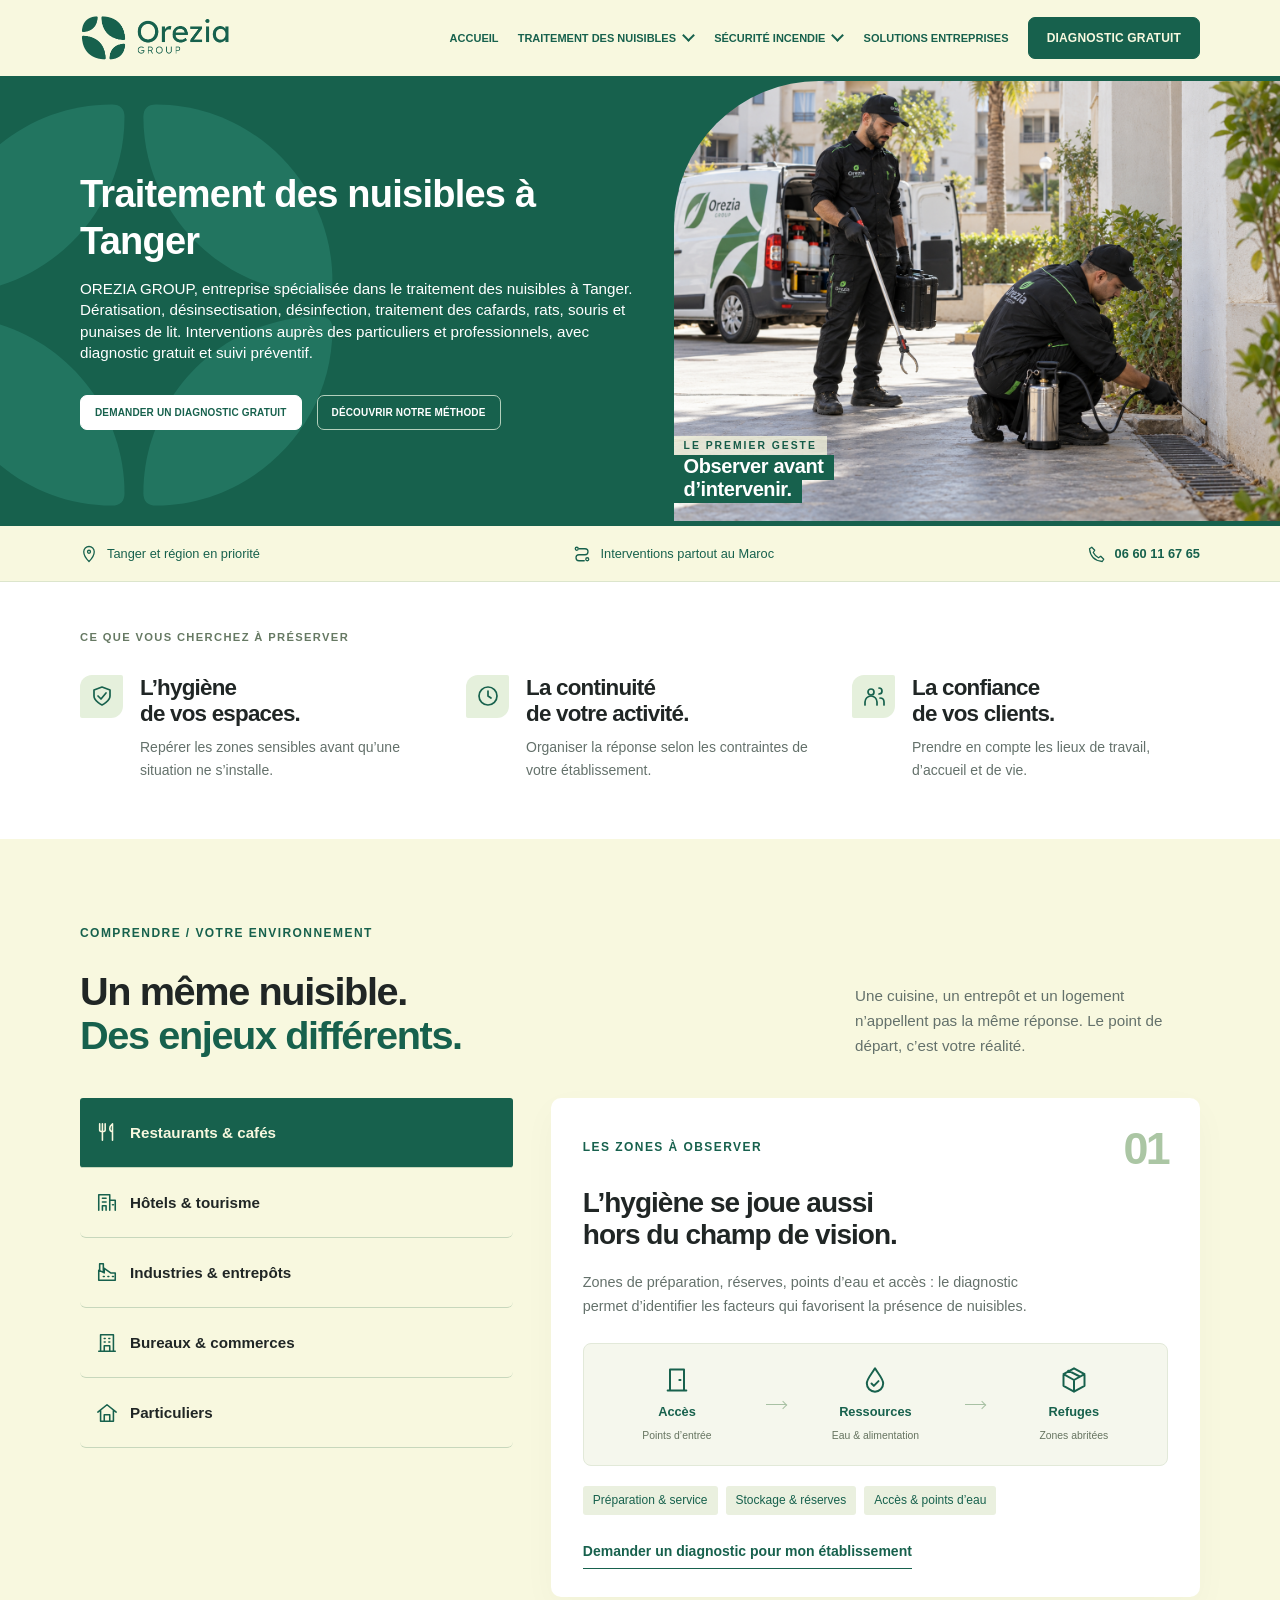
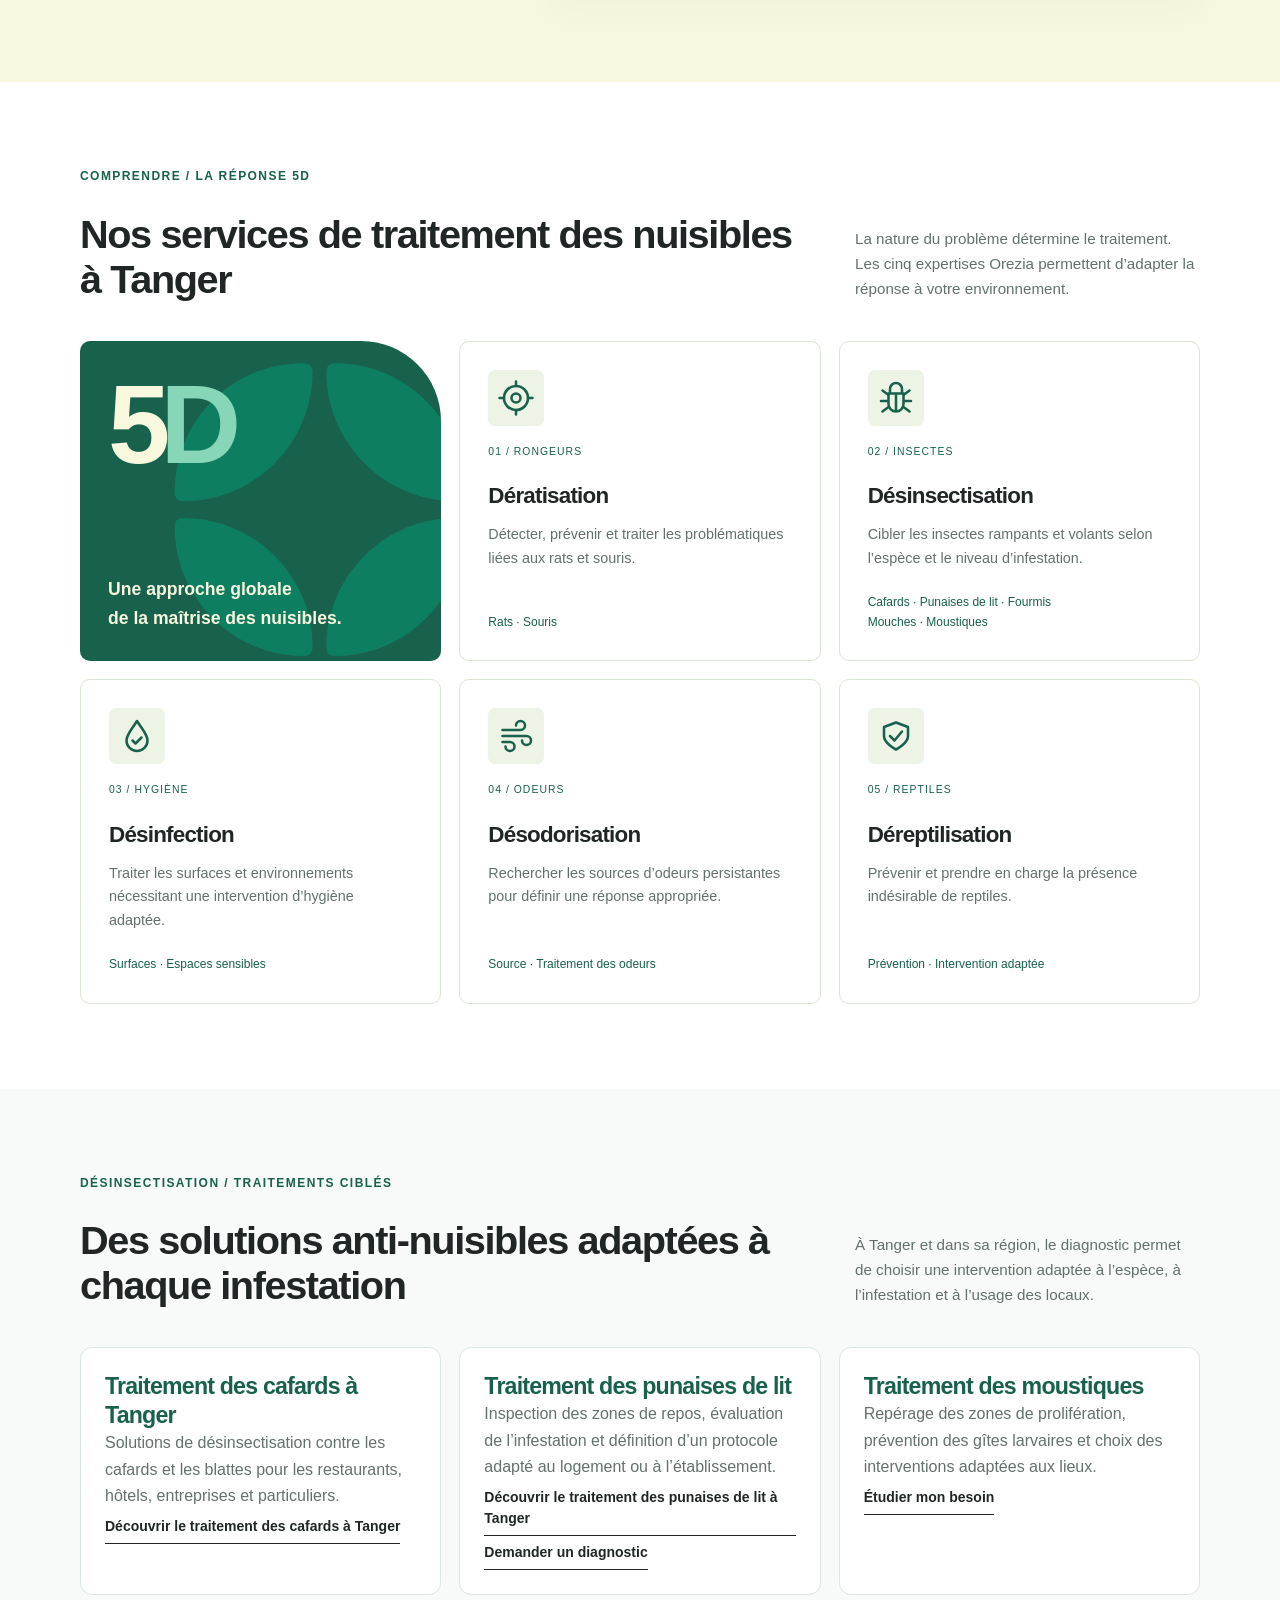
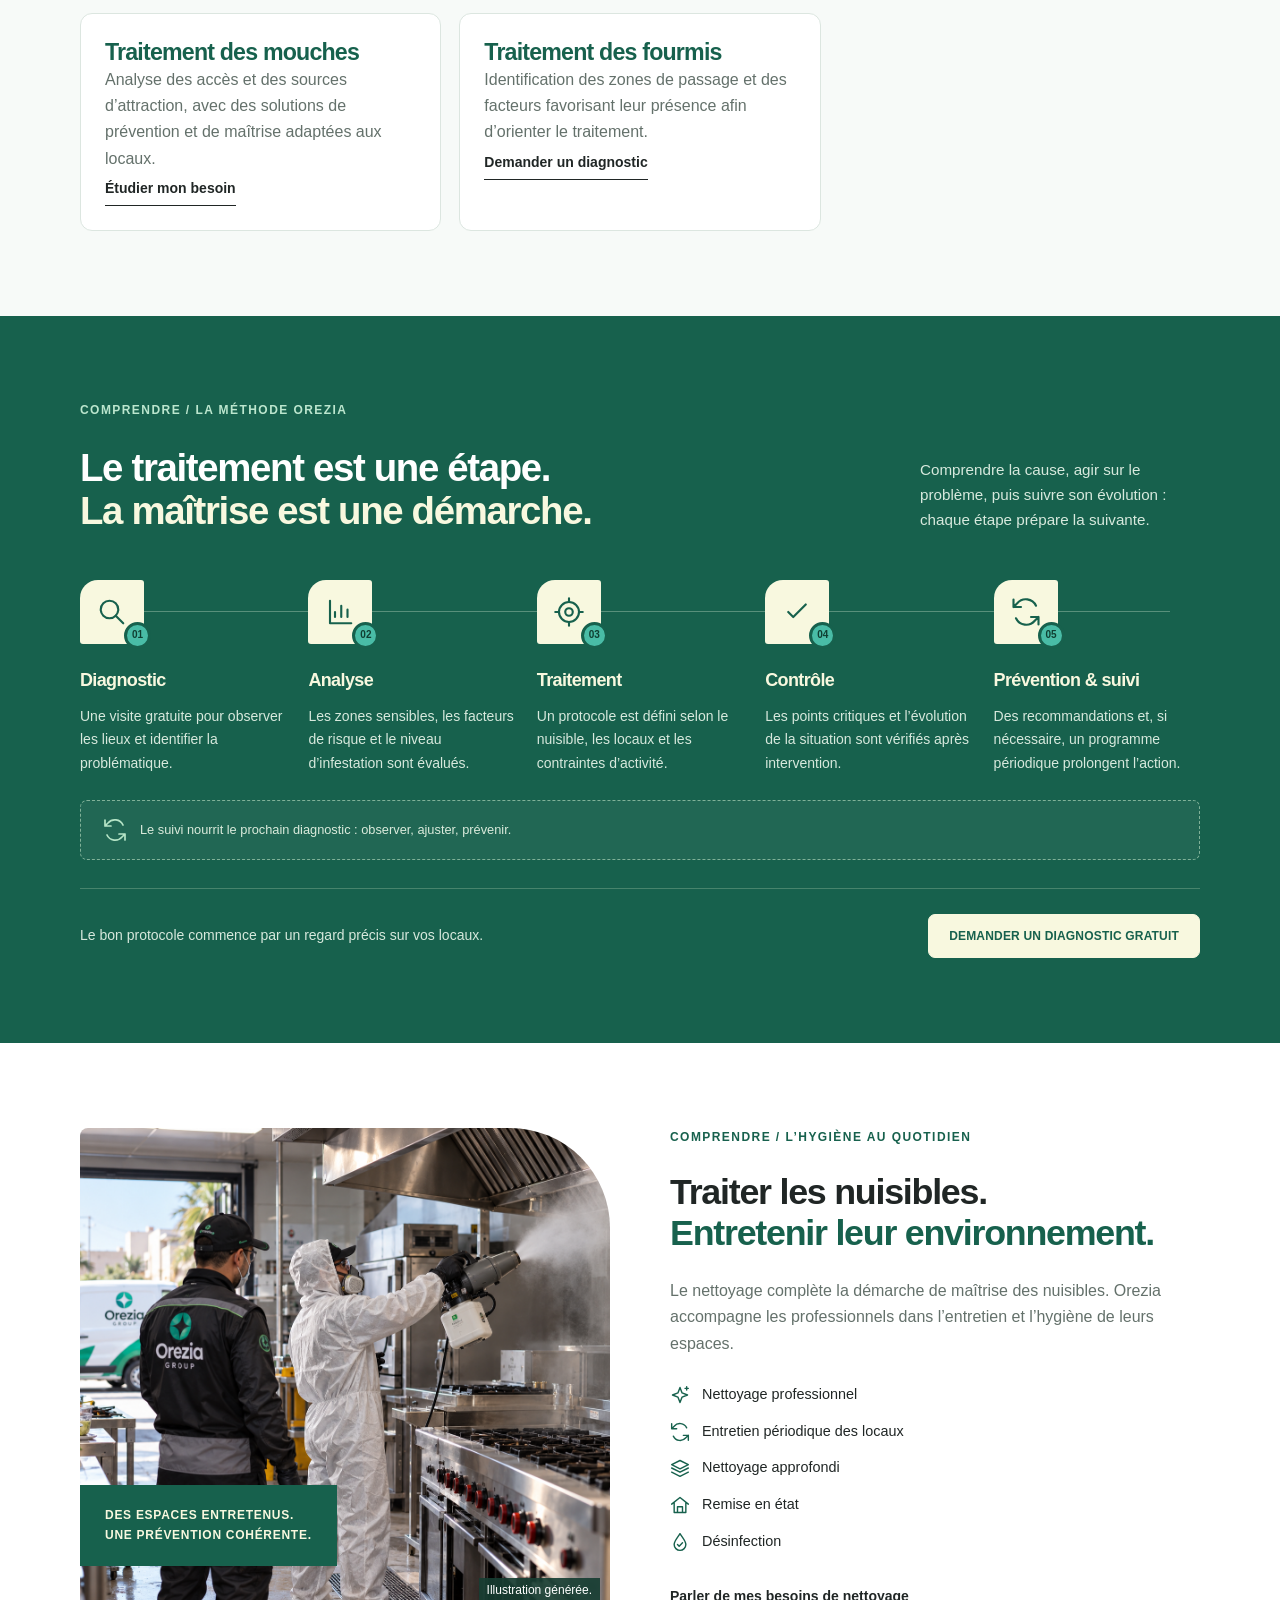
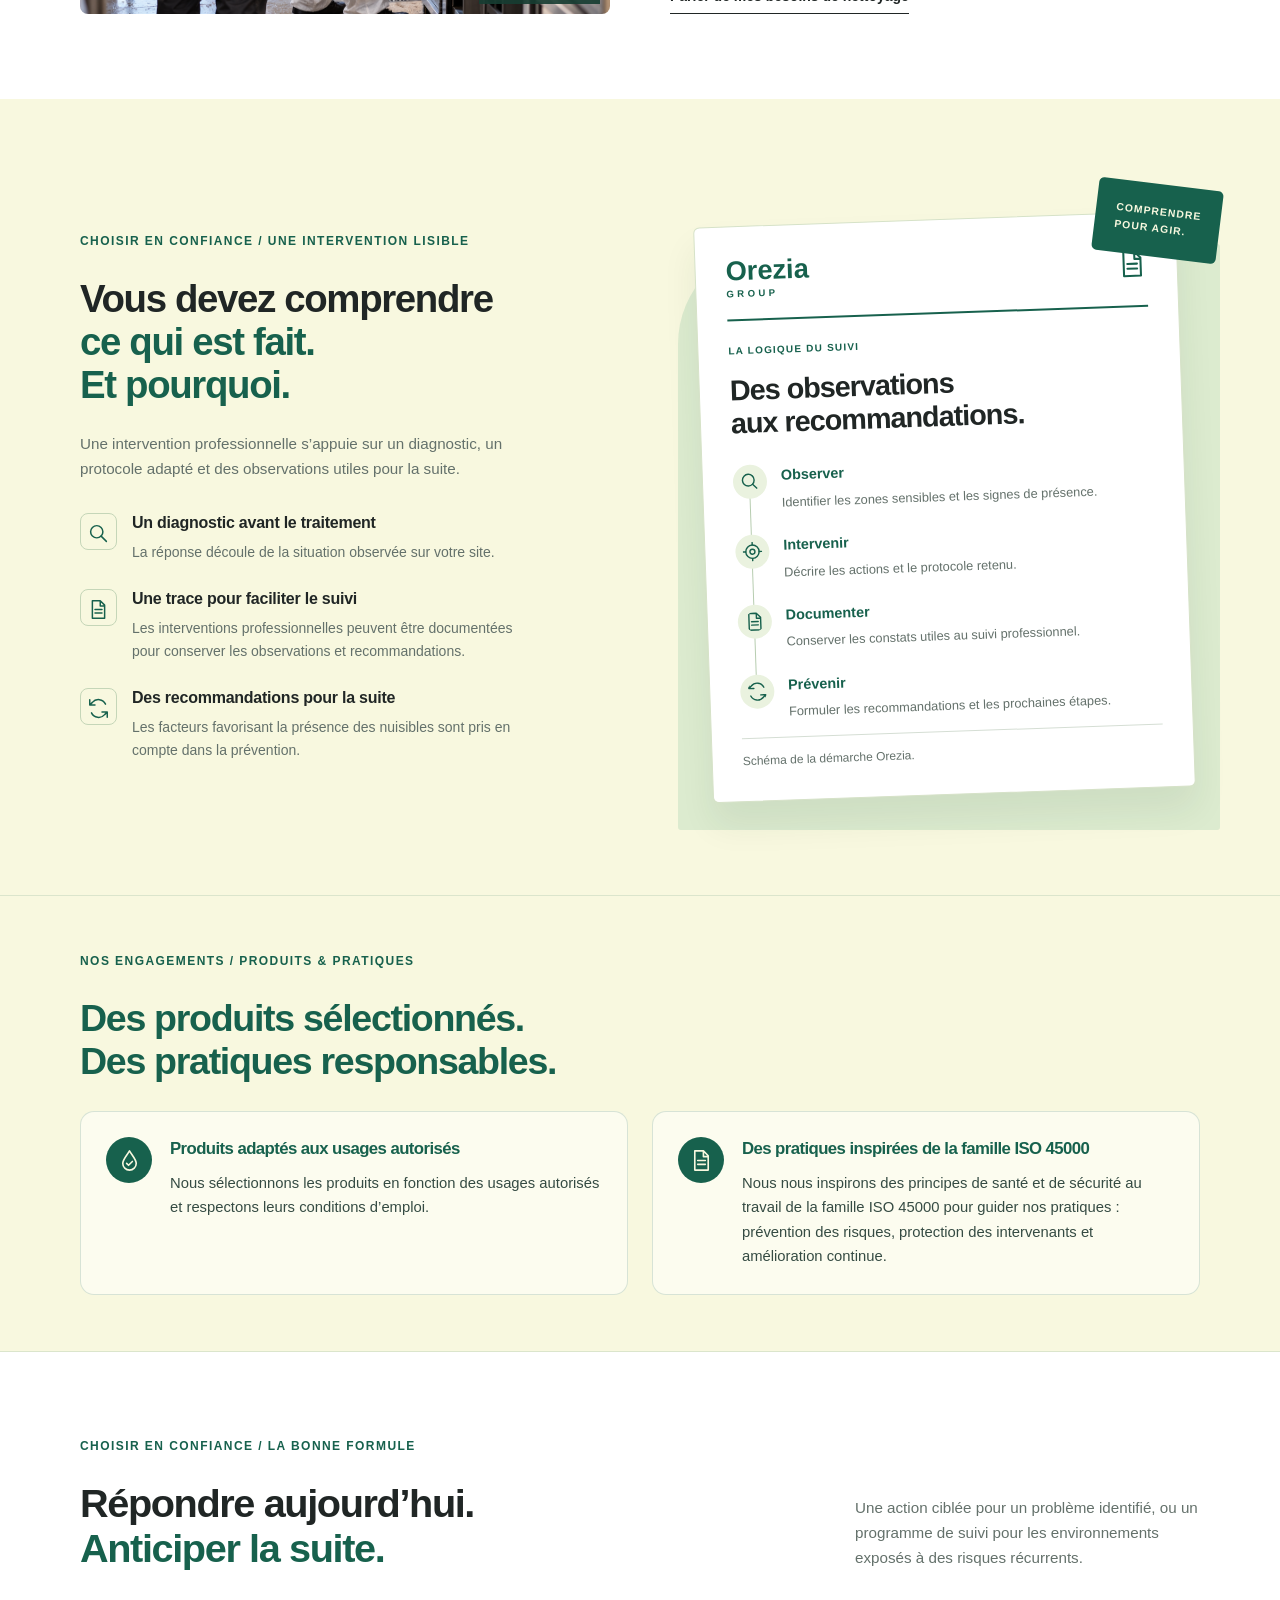
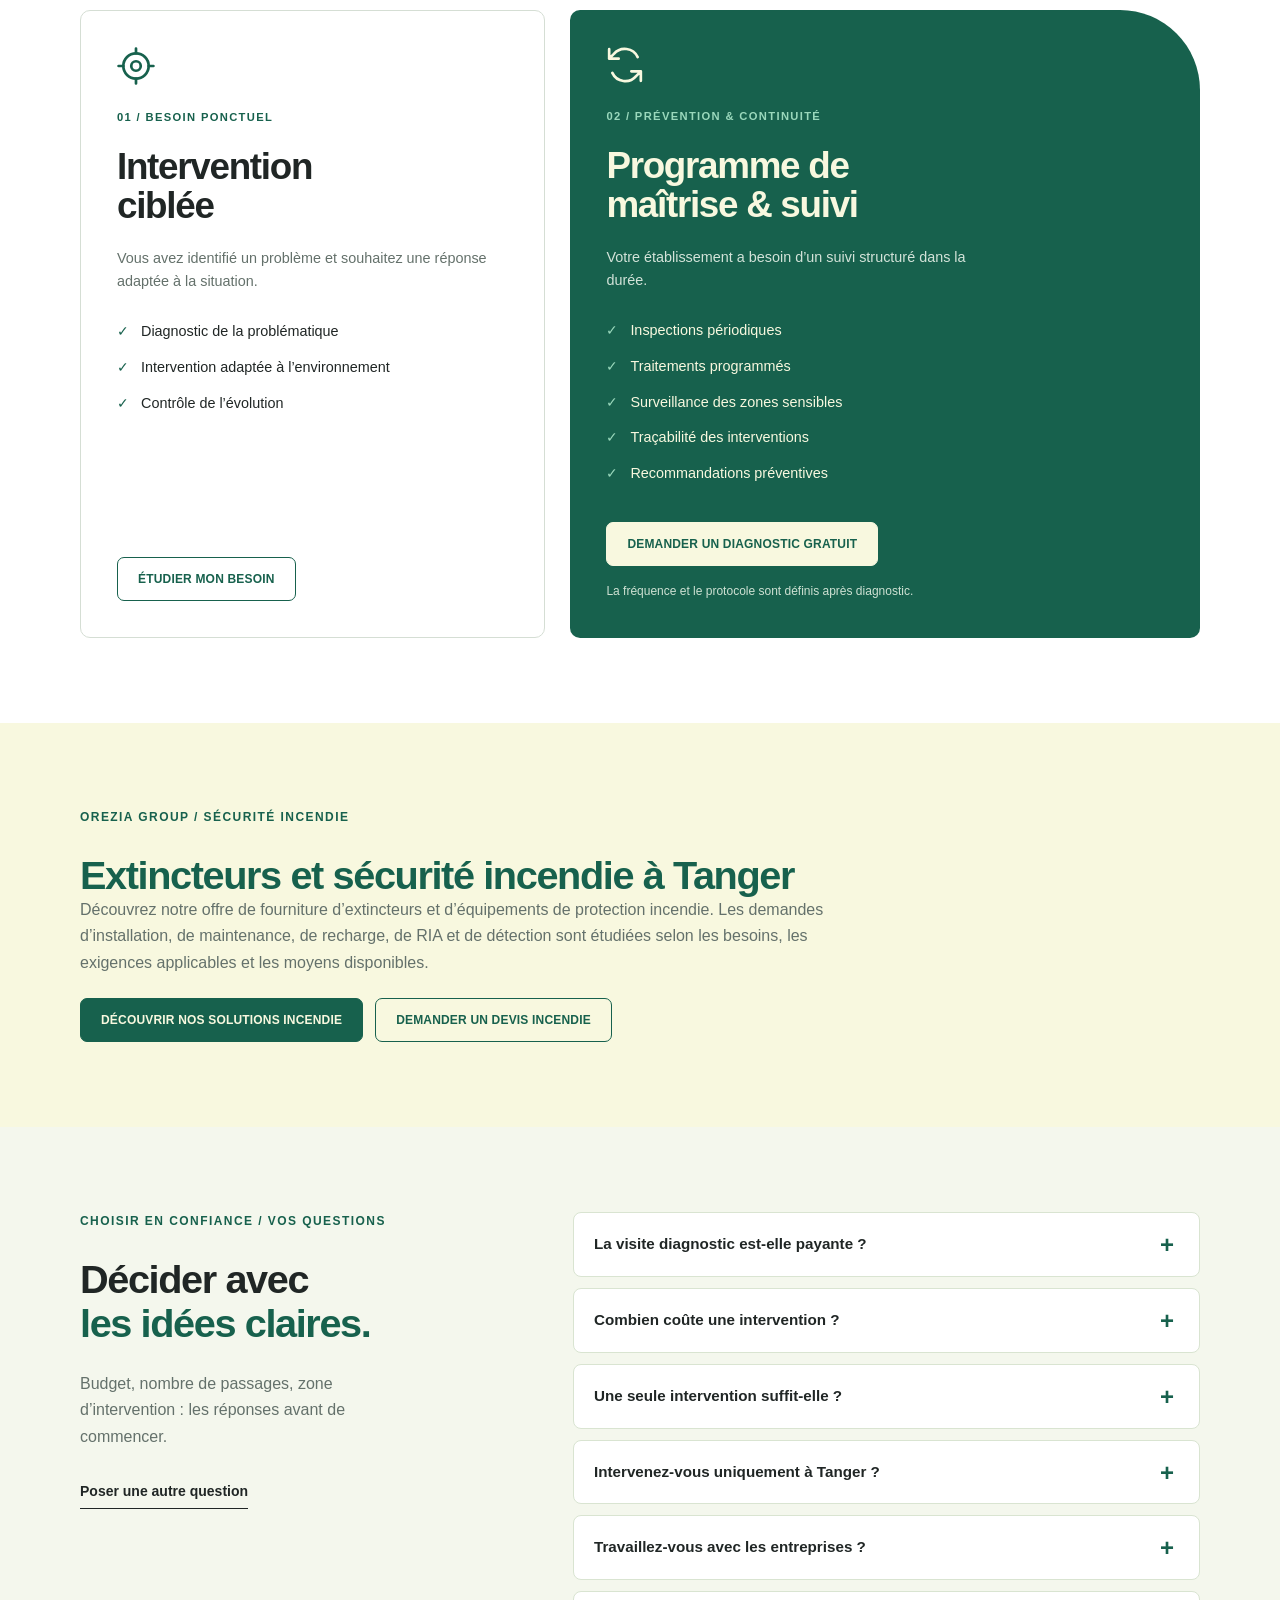
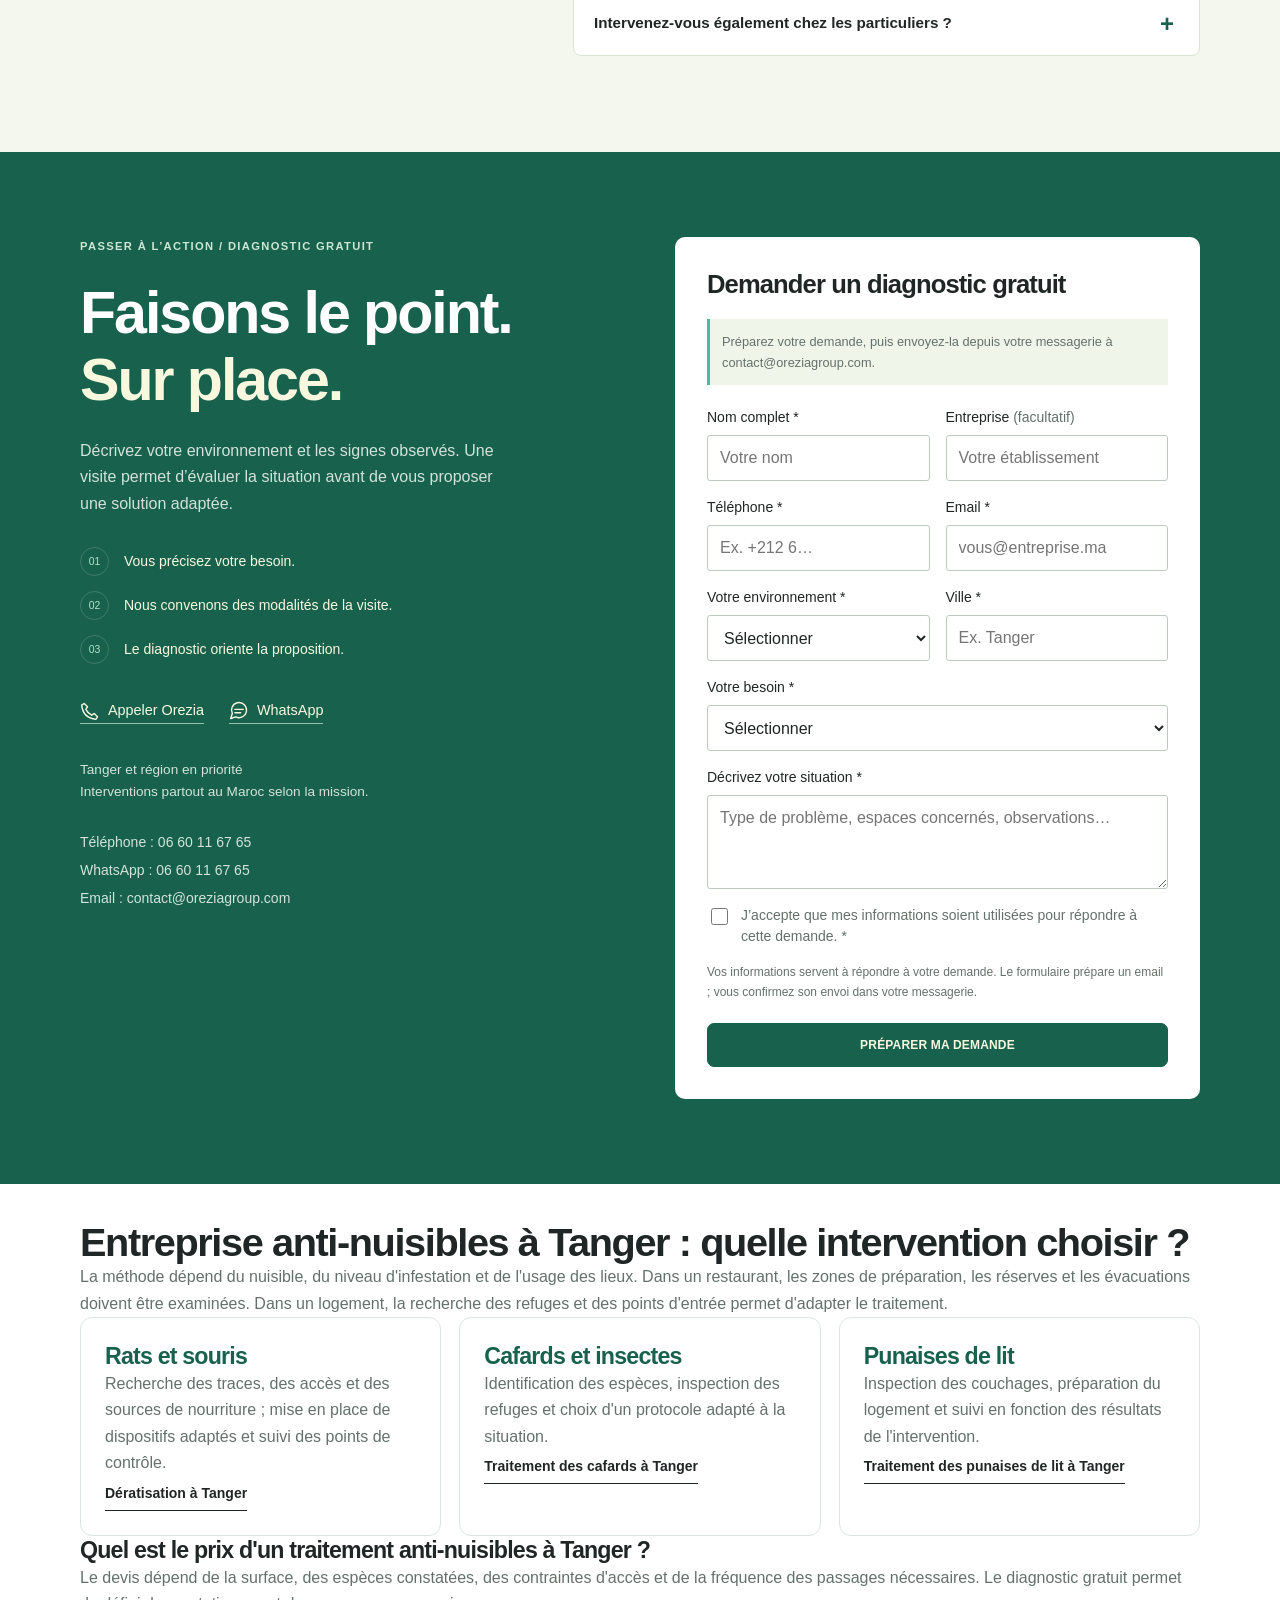
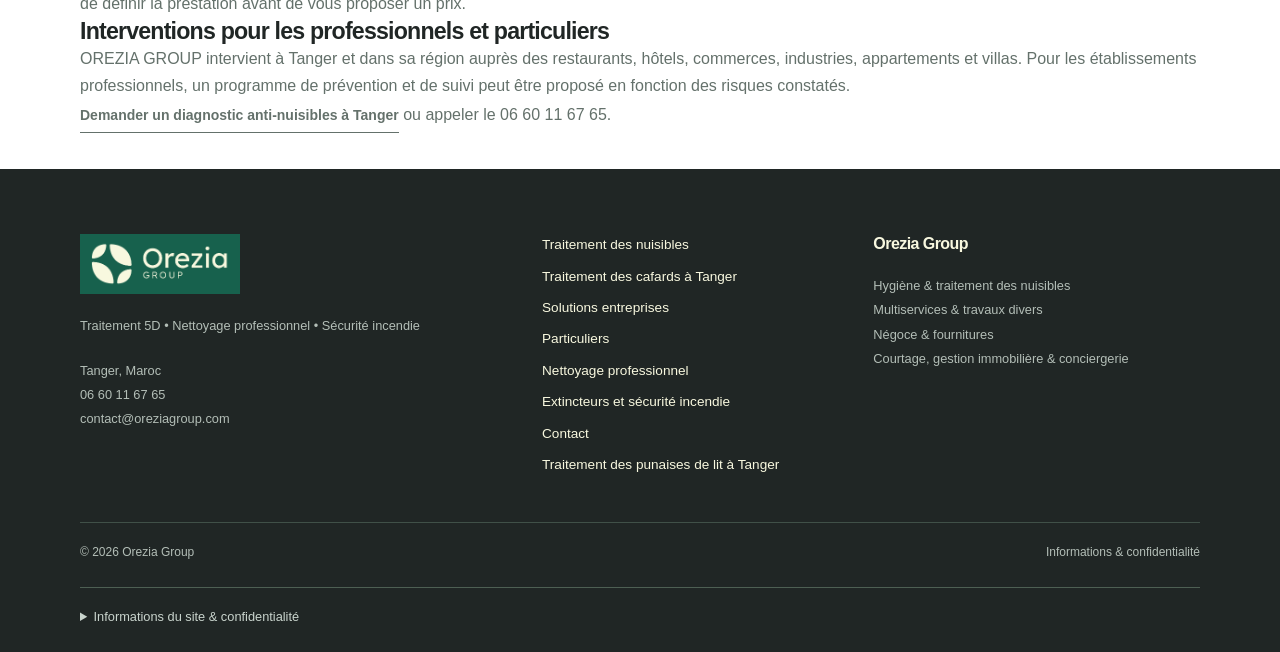
<file: index.html>
<!doctype html>
<html lang="fr">
<head>
<meta charset="utf-8">
<meta name="viewport" content="width=device-width,initial-scale=1">
<title>Traitement des nuisibles à Tanger | OREZIA GROUP</title>
<meta name="description" content="Traitement des nuisibles à Tanger : dératisation, désinsectisation, cafards, punaises de lit et désinfection. OREZIA GROUP, diagnostic gratuit.">
<meta name="theme-color" content="#17614d">
<link rel="icon" href="assets/symbole.png">
<link rel="stylesheet" href="site.css?v=final-3">
<script src="config.js?v=final-3" defer></script>
<script src="script.js?v=final-3" defer></script>
<style>
.orezia-engagements{padding:56px 0;background:#f8f8df;border-top:1px solid #17614d20;border-bottom:1px solid #17614d20;color:#17614d}
.orezia-engagements h2{font-size:clamp(1.65rem,3vw,2.35rem);margin:0 0 28px;line-height:1.15}
.orezia-engagements-grid{display:grid;grid-template-columns:1fr 1fr;gap:24px}
.orezia-engagements-grid article{display:flex;gap:18px;padding:25px;border:1px solid #17614d28;border-radius:14px;background:#ffffff80}
.orezia-engagements-icon{display:grid;place-items:center;flex-shrink:0;width:46px;height:46px;border-radius:50%;background:#17614d;color:#f8f8df}
.orezia-engagements-icon .icon{width:23px;height:23px}
.orezia-engagements h3{font-size:1.05rem;line-height:1.4;margin:0 0 10px}
.orezia-engagements article p{font-size:.925rem;line-height:1.65;margin:0;color:#354b43}
@media(max-width:700px){.orezia-engagements{padding:40px 0}.orezia-engagements-grid{grid-template-columns:1fr;gap:16px}.orezia-engagements-grid article{padding:20px;gap:14px}}
.hero-copy h1 {
  font-size: clamp(27px, 3.1vw, 38px) !important;
  line-height: 1.25 !important;
}
  .hero-image-label strong,
  .hero-image-label strong span,
  .hero-visual .image-label strong,
  .hero-visual .image-label strong span {
  font-size: 20px !important;
  line-height: 1.15 !important;
}
</style>
<link rel="canonical" href="https://oreziagroup.com/">
<link rel="alternate" hreflang="fr-MA" href="https://oreziagroup.com/">
<link rel="alternate" hreflang="ar-MA" href="https://oreziagroup.com/ar.html">
<link rel="alternate" hreflang="x-default" href="https://oreziagroup.com/">
<meta property="og:type" content="website">
<meta property="og:locale" content="fr_MA">
<meta property="og:site_name" content="OREZIA GROUP">
<meta property="og:title" content="Traitement des nuisibles à Tanger | OREZIA GROUP">
<meta property="og:description" content="Traitement des nuisibles à Tanger : dératisation, désinsectisation, cafards, punaises de lit et désinfection. OREZIA GROUP, diagnostic gratuit.">
<meta property="og:url" content="https://oreziagroup.com/">
<meta property="og:image" content="https://oreziagroup.com/assets/inspection-illustration.png">
<meta name="twitter:card" content="summary_large_image">
<script type="application/ld+json">{
  "@context": "https://schema.org",
  "@type": "LocalBusiness",
  "@id": "https://oreziagroup.com/#business",
  "name": "OREZIA GROUP",
  "url": "https://oreziagroup.com/",
  "logo": "https://oreziagroup.com/assets/logo.png",
  "image": "https://oreziagroup.com/assets/inspection-illustration.png",
  "telephone": "+212660116765",
  "email": "contact@oreziagroup.com",
  "priceRange": "$$",
  "description": "OREZIA GROUP, entreprise basée à Tanger spécialisée dans le traitement des nuisibles, la dératisation, la désinsectisation, la désinfection et l’hygiène professionnelle, avec une offre de solutions de sécurité incendie sur devis.",
  "address": {
    "@type": "PostalAddress",
    "addressLocality": "Tanger",
    "addressRegion": "Tanger-Tétouan-Al Hoceïma",
    "addressCountry": "MA"
  },
  "areaServed": [
    {
      "@type": "City",
      "name": "Tanger"
    },
    {
      "@type": "AdministrativeArea",
      "name": "Tanger-Tétouan-Al Hoceïma"
    },
    {
      "@type": "Country",
      "name": "Maroc"
    }
  ]
}</script>
<style id="orezia-navigation-styles">
/* Navigation principale : styles limités à l’en-tête, sans modification du logo. */
header .wrap.header { position: relative; overflow: visible; }
#navigation { align-items: center; gap: clamp(12px, 1.5vw, 24px); overflow: visible; }
#navigation > a, #navigation > .orezia-dropdown > summary { white-space: nowrap; }
#navigation .orezia-dropdown { position: relative; margin: 0; padding: 0; border: 0; background: transparent; }
#navigation .orezia-dropdown > summary { display: flex; align-items: center; gap: 8px; cursor: pointer; list-style: none; padding: 10px 0; font: inherit; font-weight: 600; color: #17614d; }
#navigation .orezia-dropdown > summary::-webkit-details-marker { display: none; }
#navigation .orezia-dropdown > summary::after { content: ''; flex: 0 0 7px; width: 7px; height: 7px; border: solid currentColor; border-width: 0 2px 2px 0; transform: rotate(45deg); margin: -4px 2px 0 0; }
#navigation .orezia-dropdown[open] > summary::after { transform: rotate(225deg); margin-top: 4px; }
#navigation .orezia-submenu { position: absolute; inset: 100% auto auto 0; display: block; width: 290px; max-width: calc(100vw - 32px); max-height: min(68vh, 520px); overflow: auto; margin: 0; padding: 7px; background: #fff; border: 1px solid #dce6e0; border-top: 3px solid #17614d; border-radius: 8px; box-shadow: 0 12px 30px #12372c22; z-index: 1001; }
#navigation .orezia-dropdown:not([open]) .orezia-submenu { display: none; }
#navigation .orezia-submenu a { display: block; padding: 9px 12px; color: #17614d; font-size: 14px; line-height: 1.45; font-weight: 500; white-space: normal; text-decoration: none; border: 0; border-radius: 5px; }
#navigation .orezia-submenu a:hover, #navigation .orezia-submenu a:focus-visible { background: #f8f8df; color: #17614d; }
#navigation summary:focus-visible, #navigation a:focus-visible, header .menu-toggle:focus-visible { outline: 2px solid #17614d; outline-offset: 3px; }
@media (min-width: 1121px) {
  header .wrap.header > .menu-toggle { display: none !important; }
  header .wrap.header > #navigation { display: flex !important; position: static; width: auto; flex-direction: row; flex-wrap: nowrap; align-items: center; visibility: visible; opacity: 1; transform: none; max-height: none; }
}
@media (max-width: 1120px) {
  header .wrap.header > .menu-toggle { display: inline-flex !important; align-items: center; gap: 8px; cursor: pointer; }
  header .wrap.header > #navigation { display: none !important; position: absolute; inset: 100% 0 auto; width: 100%; max-width: none; max-height: 72vh; max-height: 72dvh; overflow-y: auto; flex-direction: column; align-items: stretch; gap: 4px; padding: 14px 20px; margin: 0; background: #fff; border: 1px solid #dce6e0; border-radius: 0 0 10px 10px; box-shadow: 0 12px 24px #12372c22; visibility: visible; opacity: 1; transform: none; z-index: 1000; }
  header .wrap.header > .menu-toggle[aria-expanded="true"] + #navigation { display: flex !important; }
  #navigation > a { display: block; padding: 10px 0; white-space: normal; }
  #navigation > a.button { padding: 12px 18px; text-align: center; }
  #navigation .orezia-dropdown { width: 100%; }
  #navigation .orezia-dropdown > summary { justify-content: space-between; white-space: normal; }
  #navigation .orezia-submenu { position: static; width: 100%; max-width: none; max-height: none; overflow: visible; box-shadow: none; background: #f7faf8; border-top: 1px solid #dce6e0; }
}
/* Sections de services : intégration au design existant. */
.orezia-pest-services { background: #f7faf8; }
.orezia-service-grid { display: grid; grid-template-columns: repeat(3,minmax(0,1fr)); gap: 18px; }
.orezia-service-grid article { padding: 24px; border: 1px solid #dce6e0; border-radius: 12px; background: #fff; }
.orezia-service-grid h3 { margin-top: 0; color: #17614d; }
.orezia-fire { background: #f8f8df; color: #17614d; }
.orezia-fire p:not(.eyebrow) { max-width: 800px; }
.orezia-fire .actions { display: flex; flex-wrap: wrap; gap: 12px; margin-top: 22px; }
#expertise article[id], #traitements-cibles article[id], main section[id] { scroll-margin-top: 115px; }
@media (max-width: 800px) { .orezia-service-grid { grid-template-columns: repeat(2,minmax(0,1fr)); } }
@media (max-width: 520px) { .orezia-service-grid { grid-template-columns: 1fr; } }
</style>
<script type="application/ld+json">{
  "@context": "https://schema.org",
  "@type": "WebSite",
  "@id": "https://oreziagroup.com/#website",
  "url": "https://oreziagroup.com/",
  "name": "OREZIA GROUP",
  "inLanguage": [
    "fr-MA",
    "ar-MA"
  ],
  "publisher": {
    "@id": "https://oreziagroup.com/#business"
  }
}</script>
</head>
<body><svg class="svg-defs" aria-hidden="true" xmlns="http://www.w3.org/2000/svg"><defs><filter id="brand-on-cream" color-interpolation-filters="sRGB"><feColorMatrix type="matrix" values="-1 0 0 0 1.062745 0 -1 0 0 1.352941 0 0 -1 0 1.176471 0 0 0 1 0"/></filter><symbol id="i-shield" viewBox="0 0 24 24"><path d="M12 3 4 6v6c0 5 8 9 8 9s8-4 8-9V6Z"/><path d="m8 12 3 3 5-6"/></symbol><symbol id="i-clock" viewBox="0 0 24 24"><circle cx="12" cy="12" r="9"/><path d="M12 7v5l3 2"/></symbol><symbol id="i-people" viewBox="0 0 24 24"><circle cx="9" cy="8" r="3"/><path d="M3 21v-3a6 6 0 0 1 12 0v3m2-17a3 3 0 0 1 0 6m1 4c3 0 4 2 4 4v3"/></symbol><symbol id="i-restaurant" viewBox="0 0 24 24"><path d="M4 3v7c0 2 6 2 6 0V3M7 3v18m11 0V3c-4 3-4 8 0 9"/></symbol><symbol id="i-hotel" viewBox="0 0 24 24"><path d="M3 21V4h12v17M15 10h6v11M7 8h4M7 12h4M7 21v-5h4v5m7-6h1"/></symbol><symbol id="i-factory" viewBox="0 0 24 24"><path d="M3 21V10l6 3V8l7 5h5v8ZM4 10V3h4v9m0 5h1m4 0h1m4 0h1"/></symbol><symbol id="i-building" viewBox="0 0 24 24"><path d="M3 21h18M5 21V3h14v18M9 7h1m4 0h1M9 11h1m4 0h1M9 21v-6h6v6"/></symbol><symbol id="i-home" viewBox="0 0 24 24"><path d="m2 11 10-8 10 8M5 9v12h14V9M9 21v-7h6v7"/></symbol><symbol id="i-target" viewBox="0 0 24 24"><circle cx="12" cy="12" r="8"/><circle cx="12" cy="12" r="3"/><path d="M12 1v3m0 16v3M1 12h3m16 0h3"/></symbol><symbol id="i-bug" viewBox="0 0 24 24"><path d="M8 9V6a4 4 0 0 1 8 0v3M7 9h10v7a5 5 0 0 1-10 0Zm5 0v12M3 7l4 3m10 0 4-3M2 14h5m10 0h5M3 21l4-3m10 0 4 3"/></symbol><symbol id="i-drop" viewBox="0 0 24 24"><path d="M12 2C9 7 5 11 5 15a7 7 0 0 0 14 0c0-4-4-8-7-13Z"/><path d="m9 15 2 2 4-4"/></symbol><symbol id="i-wind" viewBox="0 0 24 24"><path d="M3 8h12a3 3 0 1 0-3-3M3 12h16a3 3 0 1 1-3 3M3 16h5a3 3 0 1 1-3 3"/></symbol><symbol id="i-leaf" viewBox="0 0 24 24"><path d="M20 3C7 2 2 9 6 16c7 4 14-1 14-13ZM3 21 15 9"/></symbol><symbol id="i-search" viewBox="0 0 24 24"><circle cx="10" cy="10" r="7"/><path d="m15 15 6 6"/></symbol><symbol id="i-chart" viewBox="0 0 24 24"><path d="M4 3v18h17M8 16v-4m5 4V7m5 9v-6"/></symbol><symbol id="i-check" viewBox="0 0 24 24"><path d="m5 12 4 4L19 6"/></symbol><symbol id="i-cycle" viewBox="0 0 24 24"><path d="M20 7a9 9 0 0 0-15-2L2 8m0-6v6h6m-4 9a9 9 0 0 0 15 2l3-3m0 6v-6h-6"/></symbol><symbol id="i-document" viewBox="0 0 24 24"><path d="M14 2H5v20h14V7ZM14 2v6h5M8 12h8m-8 4h8"/></symbol><symbol id="i-pin" viewBox="0 0 24 24"><path d="M19 9c0 6-7 13-7 13S5 15 5 9a7 7 0 1 1 14 0Z"/><circle cx="12" cy="9" r="2"/></symbol><symbol id="i-phone" viewBox="0 0 24 24"><path d="m5 3 4 4-2 3a16 16 0 0 0 7 7l3-2 4 4-2 3C9 21 3 15 2 5Z"/></symbol><symbol id="i-mail" viewBox="0 0 24 24"><rect x="3" y="5" width="18" height="14" rx="2"/><path d="m3 6 9 7 9-7"/></symbol><symbol id="i-message" viewBox="0 0 24 24"><path d="M21 11a9 9 0 0 1-13 8l-6 2 2-6a9 9 0 1 1 17-4Z"/><path d="M7 10h10m-10 4h7"/></symbol><symbol id="i-sparkles" viewBox="0 0 24 24"><path d="m12 3 2.5 6.5L21 12l-6.5 2.5L12 21l-2.5-6.5L3 12l6.5-2.5ZM20 2v4m-2-2h4"/></symbol><symbol id="i-layers" viewBox="0 0 24 24"><path d="m12 3 10 5-10 5L2 8Zm-10 9 10 5 10-5M2 17l10 5 10-5"/></symbol><symbol id="i-route" viewBox="0 0 24 24"><circle cx="5" cy="5" r="2"/><circle cx="19" cy="19" r="2"/><path d="M8 5h8a4 4 0 0 1 0 8H8a4 4 0 0 0 0 8h7"/></symbol><symbol id="i-door" viewBox="0 0 24 24"><path d="M4 21h16M6 21V3h12v18M14 12h1"/></symbol><symbol id="i-box" viewBox="0 0 24 24"><path d="m12 2 9 5v10l-9 5-9-5V7Zm-9 5 9 5 9-5M12 12v10m-5-18 10 5"/></symbol></defs></svg>
<a class="skip" href="#contenu">Aller au contenu</a>
<header><div class="wrap header"><a class="brand" href="/" aria-label="Orezia Group, accueil"><img src="assets/logo.png" alt="Orezia Group" width="603" height="191"></a><button class="menu-toggle" aria-expanded="false" aria-controls="navigation">Menu <span aria-hidden="true">☰</span></button><nav id="navigation" aria-label="Navigation principale">
  <a href="/" aria-current="page">Accueil</a>
  <details class="orezia-dropdown" name="orezia-main-menu">
    <summary>Traitement des nuisibles</summary>
    <div class="orezia-submenu">
      <a href="/#expertise">Tous nos traitements 5D</a>
      <a href="/#deratisation">Dératisation (rats et souris)</a>
      <a href="/#desinsectisation">Désinsectisation</a>
      <a href="/traitement-cafards-tanger.html">Traitement des cafards</a>
      <!-- Remplacer les liens vers les sections par les URL des pages dédiées dès leur publication. -->
      <a href="/traitement-punaises-de-lit-tanger.html">Traitement des punaises de lit</a>
      <a href="/#moustiques">Traitement des moustiques</a>
      <a href="/#mouches">Traitement des mouches</a>
      <a href="/#fourmis">Traitement des fourmis</a>
      <a href="/#desinfection">Désinfection</a>
      <a href="/#desodorisation">Désodorisation</a>
      <a href="/#dereptilisation">Déreptilisation</a>
      <a href="/#nettoyage">Nettoyage professionnel</a>
      <a href="/#methode">Notre méthode</a>
    </div>
  </details>
  <details class="orezia-dropdown" name="orezia-main-menu">
    <summary>Sécurité incendie</summary>
    <div class="orezia-submenu">
      <a href="/extincteurs.html">Toutes nos solutions incendie</a>
      <a href="/extincteurs.html#catalogue">Vente d’extincteurs</a>
      <a href="/extincteurs.html#services">Installation, maintenance et recharge</a>
      <a href="/extincteurs.html#services">RIA et détection incendie</a>
      <a href="/extincteurs.html#secteurs">Solutions professionnelles</a>
      <a href="/extincteurs.html#devis">Demander un devis incendie</a>
    </div>
  </details>
  <a href="/#entreprises">Solutions entreprises</a>
  <a class="button small" href="/#contact">Diagnostic gratuit</a>
</nav></div></header>
<main id="contenu">
<!-- ACCA 1 : Attention — enjeu concret et promesse de démarche. -->
<section class="hero"><div class="hero-pattern" aria-hidden="true"></div><div class="hero-inner wrap"><div class="hero-copy"><h1>Traitement des nuisibles à Tanger</h1> <p class="hero-description">OREZIA GROUP, entreprise spécialisée dans le traitement des nuisibles à Tanger. Dératisation, désinsectisation, désinfection, traitement des cafards, rats, souris et punaises de lit. Interventions auprès des particuliers et professionnels, avec diagnostic gratuit et suivi préventif.</p><div class="actions"><a class="button light" href="#contact">Demander un diagnostic gratuit</a><a class="button hero-secondary" href="#methode">Découvrir notre méthode</a></div></div><figure class="hero-visual"><img src="assets/inspection-illustration.png" alt="Illustration d’une inspection de cuisine professionnelle par OREZIA GROUP" width="1536" height="1024" fetchpriority="high"><div class="image-label"><span>LE PREMIER GESTE</span><strong><span>Observer avant</span><br><span>d’intervenir.</span></strong></div></figure></div></section>
<div class="territory-bar"><div class="wrap"><span><svg class="icon " aria-hidden="true" focusable="false" viewBox="0 0 24 24"><use href="#i-pin"/></svg> Tanger et région en priorité</span><span><svg class="icon " aria-hidden="true" focusable="false" viewBox="0 0 24 24"><use href="#i-route"/></svg> Interventions partout au Maroc</span><a href="tel:+212660116765"><svg class="icon " aria-hidden="true" focusable="false" viewBox="0 0 24 24"><use href="#i-phone"/></svg> 06 60 11 67 65</a></div></div>
<section class="stakes wrap"><p class="eyebrow">CE QUE VOUS CHERCHEZ À PRÉSERVER</p><div class="stakes-grid"><article><span class="icon-tile"><svg class="icon " aria-hidden="true" focusable="false" viewBox="0 0 24 24"><use href="#i-shield"/></svg></span><h2>L’hygiène<br>de vos espaces.</h2><p>Repérer les zones sensibles avant qu’une situation ne s’installe.</p></article><article><span class="icon-tile"><svg class="icon " aria-hidden="true" focusable="false" viewBox="0 0 24 24"><use href="#i-clock"/></svg></span><h2>La continuité<br>de votre activité.</h2><p>Organiser la réponse selon les contraintes de votre établissement.</p></article><article><span class="icon-tile"><svg class="icon " aria-hidden="true" focusable="false" viewBox="0 0 24 24"><use href="#i-people"/></svg></span><h2>La confiance<br>de vos clients.</h2><p>Prendre en compte les lieux de travail, d’accueil et de vie.</p></article></div></section>
<!-- ACCA 2 : Compréhension — contexte, réponse adaptée et protocole. -->
<section id="environnements" class="environments section"><div class="wrap"><div class="section-heading"><div><p class="eyebrow">COMPRENDRE / VOTRE ENVIRONNEMENT</p><h2>Un même nuisible.<br><em>Des enjeux différents.</em></h2></div><p>Une cuisine, un entrepôt et un logement n’appellent pas la même réponse. Le point de départ, c’est votre réalité.</p></div><div class="sector-layout"><div class="sector-nav" role="tablist" aria-label="Choisir votre environnement" aria-orientation="vertical"><button type="button" id="sector-tab-0" role="tab" aria-selected="true" aria-controls="sector-panel" data-sector="0"><svg class="icon " aria-hidden="true" focusable="false" viewBox="0 0 24 24"><use href="#i-restaurant"/></svg><span class="sector-order">01</span> Restaurants & cafés</button><button type="button" id="sector-tab-1" role="tab" aria-selected="false" aria-controls="sector-panel" tabindex="-1" data-sector="1"><svg class="icon " aria-hidden="true" focusable="false" viewBox="0 0 24 24"><use href="#i-hotel"/></svg><span class="sector-order">02</span> Hôtels & tourisme</button><button type="button" id="sector-tab-2" role="tab" aria-selected="false" aria-controls="sector-panel" tabindex="-1" data-sector="2"><svg class="icon " aria-hidden="true" focusable="false" viewBox="0 0 24 24"><use href="#i-factory"/></svg><span class="sector-order">03</span> Industries & entrepôts</button><button type="button" id="sector-tab-3" role="tab" aria-selected="false" aria-controls="sector-panel" tabindex="-1" data-sector="3"><svg class="icon " aria-hidden="true" focusable="false" viewBox="0 0 24 24"><use href="#i-building"/></svg><span class="sector-order">04</span> Bureaux & commerces</button><button type="button" id="particuliers" role="tab" aria-selected="false" aria-controls="sector-panel" tabindex="-1" data-sector="4"><svg class="icon " aria-hidden="true" focusable="false" viewBox="0 0 24 24"><use href="#i-home"/></svg><span class="sector-order">05</span> Particuliers</button></div><div id="sector-panel" class="sector-panel" role="tabpanel" aria-labelledby="sector-tab-0" tabindex="0"><div class="sector-panel-top"><span class="eyebrow">LES ZONES À OBSERVER</span><span id="sector-number" aria-hidden="true">01</span></div><h3 id="sector-title">L’hygiène se joue aussi<br>hors du champ de vision.</h3><p id="sector-description">Zones de préparation, réserves, points d’eau et accès : le diagnostic permet d’identifier les facteurs qui favorisent la présence de nuisibles.</p><div class="risk-diagram" aria-label="Trois points d’attention du diagnostic"><div><svg class="icon " aria-hidden="true" focusable="false" viewBox="0 0 24 24"><use href="#i-door"/></svg><strong>Accès</strong><span>Points d’entrée</span></div><span class="diagram-connector" aria-hidden="true"></span><div><svg class="icon " aria-hidden="true" focusable="false" viewBox="0 0 24 24"><use href="#i-drop"/></svg><strong>Ressources</strong><span>Eau & alimentation</span></div><span class="diagram-connector" aria-hidden="true"></span><div><svg class="icon " aria-hidden="true" focusable="false" viewBox="0 0 24 24"><use href="#i-box"/></svg><strong>Refuges</strong><span>Zones abritées</span></div></div><ul id="sector-points"><li>Préparation & service</li><li>Stockage & réserves</li><li>Accès & points d’eau</li></ul><a class="text-link" id="sector-cta" href="#contact" data-environment="Restaurants & cafés">Demander un diagnostic pour mon établissement</a></div></div></div></section>
<section id="expertise" class="expertise section"><div class="wrap"><div class="section-heading"><div><p class="eyebrow">COMPRENDRE / LA RÉPONSE 5D</p><h2>Nos services de traitement des nuisibles à Tanger</h2></div><p>La nature du problème détermine le traitement. Les cinq expertises Orezia permettent d’adapter la réponse à votre environnement.</p></div><div class="expertise-grid"><article class="expertise-intro"><span class="five-d">5<span>D</span></span><p>Une approche globale<br>de la maîtrise des nuisibles.</p><img src="assets/symbole.png" alt="" aria-hidden="true" width="185" height="160"></article><article id="deratisation"><div class="expertise-top"><svg class="icon " aria-hidden="true" focusable="false" viewBox="0 0 24 24"><use href="#i-target"/></svg><span class="expertise-number">01 / RONGEURS</span></div><h3>Dératisation</h3><p>Détecter, prévenir et traiter les problématiques liées aux rats et souris.</p><span class="expertise-detail">Rats · Souris</span></article><article id="desinsectisation"><div class="expertise-top"><svg class="icon " aria-hidden="true" focusable="false" viewBox="0 0 24 24"><use href="#i-bug"/></svg><span class="expertise-number">02 / INSECTES</span></div><h3>Désinsectisation</h3><p>Cibler les insectes rampants et volants selon l’espèce et le niveau d’infestation.</p><span class="expertise-detail">Cafards · Punaises de lit · Fourmis<br>Mouches · Moustiques</span></article><article id="desinfection"><div class="expertise-top"><svg class="icon " aria-hidden="true" focusable="false" viewBox="0 0 24 24"><use href="#i-drop"/></svg><span class="expertise-number">03 / HYGIÈNE</span></div><h3>Désinfection</h3><p>Traiter les surfaces et environnements nécessitant une intervention d’hygiène adaptée.</p><span class="expertise-detail">Surfaces · Espaces sensibles</span></article><article id="desodorisation"><div class="expertise-top"><svg class="icon " aria-hidden="true" focusable="false" viewBox="0 0 24 24"><use href="#i-wind"/></svg><span class="expertise-number">04 / ODEURS</span></div><h3>Désodorisation</h3><p>Rechercher les sources d’odeurs persistantes pour définir une réponse appropriée.</p><span class="expertise-detail">Source · Traitement des odeurs</span></article><article id="dereptilisation"><div class="expertise-top"><svg class="icon " aria-hidden="true" focusable="false" viewBox="0 0 24 24"><use href="#i-shield"/></svg><span class="expertise-number">05 / REPTILES</span></div><h3>Déreptilisation</h3><p>Prévenir et prendre en charge la présence indésirable de reptiles.</p><span class="expertise-detail">Prévention · Intervention adaptée</span></article></div></div></section>
<section class="section orezia-pest-services" id="traitements-cibles" aria-labelledby="traitements-cibles-title">
  <div class="wrap">
    <div class="section-heading">
      <div><p class="eyebrow">DÉSINSECTISATION / TRAITEMENTS CIBLÉS</p>
      <h2 id="traitements-cibles-title">Des solutions anti-nuisibles adaptées à chaque infestation</h2></div>
      <p>À Tanger et dans sa région, le diagnostic permet de choisir une intervention adaptée à l’espèce, à l’infestation et à l’usage des locaux.</p>
    </div>
    <div class="orezia-service-grid">
      <article id="cafards"><h3>Traitement des cafards à Tanger</h3><p>Solutions de désinsectisation contre les cafards et les blattes pour les restaurants, hôtels, entreprises et particuliers.</p><a class="text-link" href="/traitement-cafards-tanger.html">Découvrir le traitement des cafards à Tanger</a></article>
      <article id="punaises-de-lit"><h3>Traitement des punaises de lit</h3><p>Inspection des zones de repos, évaluation de l’infestation et définition d’un protocole adapté au logement ou à l’établissement.</p><a class="text-link" href="/traitement-punaises-de-lit-tanger.html">Découvrir le traitement des punaises de lit à Tanger</a><br><a class="text-link" href="#contact">Demander un diagnostic</a></article>
      <article id="moustiques"><h3>Traitement des moustiques</h3><p>Repérage des zones de prolifération, prévention des gîtes larvaires et choix des interventions adaptées aux lieux.</p><a class="text-link" href="#contact">Étudier mon besoin</a></article>
      <article id="mouches"><h3>Traitement des mouches</h3><p>Analyse des accès et des sources d’attraction, avec des solutions de prévention et de maîtrise adaptées aux locaux.</p><a class="text-link" href="#contact">Étudier mon besoin</a></article>
      <article id="fourmis"><h3>Traitement des fourmis</h3><p>Identification des zones de passage et des facteurs favorisant leur présence afin d’orienter le traitement.</p><a class="text-link" href="#contact">Demander un diagnostic</a></article>
    </div>
  </div>
</section>
<section id="methode" class="method section"><div class="wrap"><div class="method-title"><div><p class="eyebrow">COMPRENDRE / LA MÉTHODE OREZIA</p><h2>Le traitement est une étape.<br><em>La maîtrise est une démarche.</em></h2></div><p>Comprendre la cause, agir sur le problème, puis suivre son évolution : chaque étape prépare la suivante.</p></div><ol class="steps"><li><div class="step-node"><svg class="icon " aria-hidden="true" focusable="false" viewBox="0 0 24 24"><use href="#i-search"/></svg><span>01</span></div><h3>Diagnostic</h3><p>Une visite gratuite pour observer les lieux et identifier la problématique.</p></li><li><div class="step-node"><svg class="icon " aria-hidden="true" focusable="false" viewBox="0 0 24 24"><use href="#i-chart"/></svg><span>02</span></div><h3>Analyse</h3><p>Les zones sensibles, les facteurs de risque et le niveau d’infestation sont évalués.</p></li><li><div class="step-node"><svg class="icon " aria-hidden="true" focusable="false" viewBox="0 0 24 24"><use href="#i-target"/></svg><span>03</span></div><h3>Traitement</h3><p>Un protocole est défini selon le nuisible, les locaux et les contraintes d’activité.</p></li><li><div class="step-node"><svg class="icon " aria-hidden="true" focusable="false" viewBox="0 0 24 24"><use href="#i-check"/></svg><span>04</span></div><h3>Contrôle</h3><p>Les points critiques et l’évolution de la situation sont vérifiés après intervention.</p></li><li><div class="step-node"><svg class="icon " aria-hidden="true" focusable="false" viewBox="0 0 24 24"><use href="#i-cycle"/></svg><span>05</span></div><h3>Prévention & suivi</h3><p>Des recommandations et, si nécessaire, un programme périodique prolongent l’action.</p></li></ol><div class="follow-line"><svg class="icon " aria-hidden="true" focusable="false" viewBox="0 0 24 24"><use href="#i-cycle"/></svg><span>Le suivi nourrit le prochain diagnostic : observer, ajuster, prévenir.</span></div><div class="method-foot"><p>Le bon protocole commence par un regard précis sur vos locaux.</p><a class="button light" href="#contact">Demander un diagnostic gratuit</a></div></div></section>
<section id="nettoyage" class="cleaning section"><div class="wrap cleaning-layout"><figure class="cleaning-photo"><img src="assets/nettoyage-illustration.png" alt="Illustration du nettoyage d’un hall professionnel par OREZIA GROUP" width="1536" height="1024" loading="lazy"><figcaption>Illustration générée.</figcaption><span class="photo-caption">DES ESPACES ENTRETENUS.<br>UNE PRÉVENTION COHÉRENTE.</span></figure><div><p class="eyebrow">COMPRENDRE / L’HYGIÈNE AU QUOTIDIEN</p><h2>Traiter les nuisibles.<br><em>Entretenir leur environnement.</em></h2><p>Le nettoyage complète la démarche de maîtrise des nuisibles. Orezia accompagne les professionnels dans l’entretien et l’hygiène de leurs espaces.</p><ul class="cleaning-list"><li><svg class="icon " aria-hidden="true" focusable="false" viewBox="0 0 24 24"><use href="#i-sparkles"/></svg>Nettoyage professionnel</li><li><svg class="icon " aria-hidden="true" focusable="false" viewBox="0 0 24 24"><use href="#i-cycle"/></svg>Entretien périodique des locaux</li><li><svg class="icon " aria-hidden="true" focusable="false" viewBox="0 0 24 24"><use href="#i-layers"/></svg>Nettoyage approfondi</li><li><svg class="icon " aria-hidden="true" focusable="false" viewBox="0 0 24 24"><use href="#i-home"/></svg>Remise en état</li><li><svg class="icon " aria-hidden="true" focusable="false" viewBox="0 0 24 24"><use href="#i-drop"/></svg>Désinfection</li></ul><a class="text-link" href="#contact" data-service="Nettoyage professionnel">Parler de mes besoins de nettoyage</a></div></div></section>
<!-- ACCA 3 : Conviction — éléments concrets, suivi et objections. -->
<section id="confiance" class="trust section"><div class="wrap trust-layout"><div><p class="eyebrow">CHOISIR EN CONFIANCE / UNE INTERVENTION LISIBLE</p><h2>Vous devez comprendre<br><em>ce qui est fait.<br>Et pourquoi.</em></h2><p class="trust-intro">Une intervention professionnelle s’appuie sur un diagnostic, un protocole adapté et des observations utiles pour la suite.</p><div class="trust-points"><article><span class="trust-icon"><svg class="icon " aria-hidden="true" focusable="false" viewBox="0 0 24 24"><use href="#i-search"/></svg></span><div><h3>Un diagnostic avant le traitement</h3><p>La réponse découle de la situation observée sur votre site.</p></div></article><article><span class="trust-icon"><svg class="icon " aria-hidden="true" focusable="false" viewBox="0 0 24 24"><use href="#i-document"/></svg></span><div><h3>Une trace pour faciliter le suivi</h3><p>Les interventions professionnelles peuvent être documentées pour conserver les observations et recommandations.</p></div></article><article><span class="trust-icon"><svg class="icon " aria-hidden="true" focusable="false" viewBox="0 0 24 24"><use href="#i-cycle"/></svg></span><div><h3>Des recommandations pour la suite</h3><p>Les facteurs favorisant la présence des nuisibles sont pris en compte dans la prévention.</p></div></article></div></div><div class="report-stage"><div class="report-sticker">COMPRENDRE<br>POUR AGIR.</div><div class="report"><div class="report-top"><strong>Orezia <small>GROUP</small></strong><svg class="icon " aria-hidden="true" focusable="false" viewBox="0 0 24 24"><use href="#i-document"/></svg></div><p class="eyebrow">LA LOGIQUE DU SUIVI</p><h3>Des observations<br>aux recommandations.</h3><ol class="report-flow"><li><svg class="icon " aria-hidden="true" focusable="false" viewBox="0 0 24 24"><use href="#i-search"/></svg><div><h4>Observer</h4><p>Identifier les zones sensibles et les signes de présence.</p></div></li><li><svg class="icon " aria-hidden="true" focusable="false" viewBox="0 0 24 24"><use href="#i-target"/></svg><div><h4>Intervenir</h4><p>Décrire les actions et le protocole retenu.</p></div></li><li><svg class="icon " aria-hidden="true" focusable="false" viewBox="0 0 24 24"><use href="#i-document"/></svg><div><h4>Documenter</h4><p>Conserver les constats utiles au suivi professionnel.</p></div></li><li><svg class="icon " aria-hidden="true" focusable="false" viewBox="0 0 24 24"><use href="#i-cycle"/></svg><div><h4>Prévenir</h4><p>Formuler les recommandations et les prochaines étapes.</p></div></li></ol><p class="report-caption">Schéma de la démarche Orezia.</p></div></div></div></section>
<section id="engagements" class="orezia-engagements" aria-labelledby="engagements-title">
  <div class="wrap">
    <p class="eyebrow">NOS ENGAGEMENTS / PRODUITS & PRATIQUES</p>
    <h2 id="engagements-title">Des produits sélectionnés.<br><em>Des pratiques responsables.</em></h2>
    <div class="orezia-engagements-grid">
      <article><span class="orezia-engagements-icon"><svg class="icon" aria-hidden="true" focusable="false" viewBox="0 0 24 24"><use href="#i-drop"/></svg></span><div><h3>Produits adaptés aux usages autorisés</h3><p>Nous sélectionnons les produits en fonction des usages autorisés et respectons leurs conditions d’emploi.</p></div></article>
      <article><span class="orezia-engagements-icon"><svg class="icon" aria-hidden="true" focusable="false" viewBox="0 0 24 24"><use href="#i-document"/></svg></span><div><h3>Des pratiques inspirées de la famille ISO 45000</h3><p>Nous nous inspirons des principes de santé et de sécurité au travail de la famille ISO 45000 pour guider nos pratiques : prévention des risques, protection des intervenants et amélioration continue.</p></div></article>
    </div>
  </div>
</section>
<section id="entreprises" class="wrap section"><div class="section-heading"><div><p class="eyebrow">CHOISIR EN CONFIANCE / LA BONNE FORMULE</p><h2>Répondre aujourd’hui.<br><em>Anticiper la suite.</em></h2></div><p>Une action ciblée pour un problème identifié, ou un programme de suivi pour les environnements exposés à des risques récurrents.</p></div><div class="offers"><article class="offer"><svg class="icon offer-icon" aria-hidden="true" focusable="false" viewBox="0 0 24 24"><use href="#i-target"/></svg><span class="eyebrow">01 / BESOIN PONCTUEL</span><h3>Intervention<br>ciblée</h3><p>Vous avez identifié un problème et souhaitez une réponse adaptée à la situation.</p><ul><li>Diagnostic de la problématique</li><li>Intervention adaptée à l’environnement</li><li>Contrôle de l’évolution</li></ul><a class="button outline" href="#contact" data-service="Traitement 5D">Étudier mon besoin</a></article><article class="offer featured"><svg class="icon offer-icon" aria-hidden="true" focusable="false" viewBox="0 0 24 24"><use href="#i-cycle"/></svg><span class="eyebrow">02 / PRÉVENTION & CONTINUITÉ</span><h3>Programme de<br>maîtrise & suivi</h3><p>Votre établissement a besoin d’un suivi structuré dans la durée.</p><ul><li>Inspections périodiques</li><li>Traitements programmés</li><li>Surveillance des zones sensibles</li><li>Traçabilité des interventions</li><li>Recommandations préventives</li></ul><a class="button light" href="#contact" data-service="Programme de maîtrise & suivi">Demander un diagnostic gratuit</a><span class="offer-note">La fréquence et le protocole sont définis après diagnostic.</span></article></div></section>
<section id="securite-incendie" class="section orezia-fire" aria-labelledby="orezia-fire-title">
  <div class="wrap">
    <p class="eyebrow">OREZIA GROUP / SÉCURITÉ INCENDIE</p>
    <h2 id="orezia-fire-title">Extincteurs et sécurité incendie à Tanger</h2>
    <p>Découvrez notre offre de fourniture d’extincteurs et d’équipements de protection incendie. Les demandes d’installation, de maintenance, de recharge, de RIA et de détection sont étudiées selon les besoins, les exigences applicables et les moyens disponibles.</p>
    <div class="actions"><a class="button" href="/extincteurs.html">Découvrir nos solutions incendie</a><a class="button outline" href="/extincteurs.html#devis">Demander un devis incendie</a></div>
  </div>
</section>
<section id="faq" class="faq section"><div class="wrap faq-layout"><div><p class="eyebrow">CHOISIR EN CONFIANCE / VOS QUESTIONS</p><h2>Décider avec<br><em>les idées claires.</em></h2><p>Budget, nombre de passages, zone d’intervention : les réponses avant de commencer.</p><a class="text-link" href="#contact">Poser une autre question</a></div><div><details><summary>La visite diagnostic est-elle payante ?</summary><p>Non. Orezia propose une visite diagnostic gratuite afin d’évaluer les lieux et de déterminer la solution appropriée.</p></details><details><summary>Combien coûte une intervention ?</summary><p>Le tarif dépend du type de nuisible, de la superficie, du niveau d’infestation, de l’environnement et du nombre d’interventions nécessaires. Le diagnostic permet d’établir une proposition adaptée.</p></details><details><summary>Une seule intervention suffit-elle ?</summary><p>Cela dépend du nuisible et du niveau d’infestation. Certaines situations nécessitent un contrôle ou plusieurs passages.</p></details><details><summary>Intervenez-vous uniquement à Tanger ?</summary><p>Orezia intervient principalement à Tanger et dans sa région et peut prendre en charge des missions ailleurs au Maroc selon leur nature.</p></details><details><summary>Travaillez-vous avec les entreprises ?</summary><p>Oui. Les professionnels constituent le cœur de l’offre Orezia, avec des interventions ponctuelles et des programmes périodiques de maîtrise et de suivi.</p></details><details><summary>Intervenez-vous également chez les particuliers ?</summary><p>Oui. Les particuliers peuvent demander un diagnostic et une intervention adaptés à leur situation.</p></details></div></div></section>
<!-- ACCA 4 : Action — une prochaine étape simple et explicite. -->
<section id="contact" class="contact section"><div class="wrap contact-layout"><div><p class="eyebrow">PASSER À L’ACTION / DIAGNOSTIC GRATUIT</p><h2>Faisons le point.<br><em>Sur place.</em></h2><p>Décrivez votre environnement et les signes observés. Une visite permet d’évaluer la situation avant de vous proposer une solution adaptée.</p><ol class="contact-steps"><li><span>01</span> Vous précisez votre besoin.</li><li><span>02</span> Nous convenons des modalités de la visite.</li><li><span>03</span> Le diagnostic oriente la proposition.</li></ol><div class="contact-links"><a href="tel:+212660116765" data-channel="phone"><svg class="icon " aria-hidden="true" focusable="false" viewBox="0 0 24 24"><use href="#i-phone"/></svg>Appeler Orezia</a><a href="https://wa.me/212660116765" data-channel="whatsapp" target="_blank" rel="noopener noreferrer"><svg class="icon " aria-hidden="true" focusable="false" viewBox="0 0 24 24"><use href="#i-message"/></svg>WhatsApp</a></div><p class="territory">Tanger et région en priorité<br>Interventions partout au Maroc selon la mission.</p><div id="coordonnees"><p>Téléphone : <a href="tel:+212660116765" data-contact="phone">06 60 11 67 65</a><br>WhatsApp : <a href="https://wa.me/212660116765" target="_blank" rel="noopener noreferrer" data-contact="whatsapp">06 60 11 67 65</a><br>Email : <a href="mailto:contact@oreziagroup.com" data-contact="email">contact@oreziagroup.com</a></p></div><p id="channel-status" role="status"></p></div><form id="diagnostic-form"><h3>Demander un diagnostic gratuit</h3><p class="form-note" id="form-mode">Préparez votre demande, puis envoyez-la depuis votre messagerie à contact@oreziagroup.com.</p><div class="form-grid"><label>Nom complet *<input name="name" autocomplete="name" required maxlength="100" placeholder="Votre nom"></label><label>Entreprise <span>(facultatif)</span><input name="company" autocomplete="organization" maxlength="150" placeholder="Votre établissement"></label><label>Téléphone *<input name="phone" type="tel" autocomplete="tel" required pattern="\+?[0-9 \(\)\-]{8,20}" title="Indiquez un numéro de 8 à 20 caractères : chiffres, espaces, +, parenthèses ou tirets." placeholder="Ex. +212 6…"></label><label>Email *<input name="email" type="email" autocomplete="email" required maxlength="200" placeholder="vous@entreprise.ma"></label><label>Votre environnement *<select name="environment" required><option value="">Sélectionner</option><option>Restaurants & cafés</option><option>Hôtels & établissements touristiques</option><option>Industries & entrepôts</option><option>Bureaux & commerces</option><option>Particuliers</option><option>Autre environnement</option></select></label><label>Ville *<input name="city" autocomplete="address-level2" required maxlength="100" placeholder="Ex. Tanger"></label></div><label>Votre besoin *<select name="service" required><option value="">Sélectionner</option><option>Traitement 5D</option><option>Programme de maîtrise & suivi</option><option>Nettoyage professionnel</option><option>À déterminer lors du diagnostic</option></select></label><label>Décrivez votre situation *<textarea name="message" required minlength="10" maxlength="1000" rows="3" placeholder="Type de problème, espaces concernés, observations…"></textarea></label><label class="checkbox"><input type="checkbox" name="consent" required><span>J’accepte que mes informations soient utilisées pour répondre à cette demande. *</span></label><p class="privacy">Vos informations servent à répondre à votre demande. Le formulaire prépare un email ; vous confirmez son envoi dans votre messagerie.</p><button class="button" type="submit">Préparer ma demande</button><div id="form-status" role="status" tabindex="-1"></div><a id="send-email" class="button" hidden>Ouvrir ma messagerie</a><div id="request-copy" hidden><label for="request-summary">Votre demande prête à envoyer</label><textarea id="request-summary" readonly rows="7"></textarea><button type="button" id="copy-request" class="text-link">Copier le texte de ma demande</button><p id="copy-status" role="status"></p></div><noscript><p>Pour nous contacter, écrivez à <a href="mailto:contact@oreziagroup.com">contact@oreziagroup.com</a> ou appelez le <a href="tel:+212660116765">06 60 11 67 65</a>.</p></noscript></form></div></section>

<section class="wrap" id="orezia-guide-local" aria-labelledby="orezia-guide-title" style="padding:36px 0">
<h2 id="orezia-guide-title">Entreprise anti-nuisibles à Tanger : quelle intervention choisir ?</h2>
<p>La méthode dépend du nuisible, du niveau d'infestation et de l'usage des lieux. Dans un restaurant, les zones de préparation, les réserves et les évacuations doivent être examinées. Dans un logement, la recherche des refuges et des points d'entrée permet d'adapter le traitement.</p>
<div class="orezia-service-grid">
<article><h3>Rats et souris</h3><p>Recherche des traces, des accès et des sources de nourriture ; mise en place de dispositifs adaptés et suivi des points de contrôle.</p><a class="text-link" href="#deratisation">Dératisation à Tanger</a></article>
<article><h3>Cafards et insectes</h3><p>Identification des espèces, inspection des refuges et choix d'un protocole adapté à la situation.</p><a class="text-link" href="/traitement-cafards-tanger.html">Traitement des cafards à Tanger</a></article>
<article><h3>Punaises de lit</h3><p>Inspection des couchages, préparation du logement et suivi en fonction des résultats de l'intervention.</p><a class="text-link" href="/traitement-punaises-de-lit-tanger.html">Traitement des punaises de lit à Tanger</a></article>
</div>
<h3>Quel est le prix d'un traitement anti-nuisibles à Tanger ?</h3><p>Le devis dépend de la surface, des espèces constatées, des contraintes d'accès et de la fréquence des passages nécessaires. Le diagnostic gratuit permet de définir la prestation avant de vous proposer un prix.</p>
<h3>Interventions pour les professionnels et particuliers</h3><p>OREZIA GROUP intervient à Tanger et dans sa région auprès des restaurants, hôtels, commerces, industries, appartements et villas. Pour les établissements professionnels, un programme de prévention et de suivi peut être proposé en fonction des risques constatés.</p>
<p><a class="text-link" href="#contact">Demander un diagnostic anti-nuisibles à Tanger</a> ou appeler le <a href="tel:+212660116765">06 60 11 67 65</a>.</p>
</section>
</main>
<footer id="groupe">
  <div class="wrap footer-grid">
    <div>
      <a class="brand" href="/" aria-label="Orezia Group, accueil">
        <img src="assets/logo.png" alt="Orezia Group" width="603" height="191" loading="lazy">
      </a>
      <p>Traitement 5D • Nettoyage professionnel • Sécurité incendie</p>
      <p>Tanger, Maroc<br>
        <a href="tel:+212660116765">06 60 11 67 65</a><br>
        <a href="mailto:contact@oreziagroup.com">contact@oreziagroup.com</a>
      </p>
    </div>
    <nav aria-label="Liens de pied de page">
      <a href="/#expertise">Traitement des nuisibles</a>
      <a href="/traitement-cafards-tanger.html">Traitement des cafards à Tanger</a>
      <a href="#entreprises">Solutions entreprises</a>
      <a href="#particuliers">Particuliers</a>
      <a href="#nettoyage">Nettoyage professionnel</a>
<a href="/extincteurs.html">Extincteurs et sécurité incendie</a>
      <a href="#contact">Contact</a>
    <a href="/traitement-punaises-de-lit-tanger.html">Traitement des punaises de lit à Tanger</a>
</nav>
    <div>
      <h3>Orezia Group</h3>
      <p>Hygiène & traitement des nuisibles<br>
      Multiservices & travaux divers<br>
      Négoce & fournitures<br>
      Courtage, gestion immobilière & conciergerie</p>
    </div>
  </div>
  <div class="wrap footer-bottom">
    <span>© <span id="year">2026</span> Orezia Group</span>
    <a href="#informations">Informations & confidentialité</a>
  </div>
  <div class="wrap site-info" id="informations" data-nosnippet>
    <details>
      <summary>Informations du site & confidentialité</summary>
      <div>
        <h3>Orezia Group</h3>
        <p>Traitement des nuisibles, hygiène professionnelle et solutions de sécurité incendie à Tanger, Maroc. Contact :
          <a href="mailto:contact@oreziagroup.com">contact@oreziagroup.com</a> —
          <a href="tel:+212660116765">06 60 11 67 65</a>.
        </p>
        <h3>Vos données</h3>
        <p>Ce site ne dépose aucun cookie publicitaire et n’intègre aucun outil de suivi d’audience. Le formulaire prépare votre message dans le navigateur, sans l’enregistrer sur le site. Les informations ne sont transmises à Orezia que lorsque vous envoyez votre email ou votre message WhatsApp. Elles sont utilisées pour traiter votre demande. Pour toute question concernant vos données, contactez-nous par email.</p>
        <h3>Visuels</h3>
        <p>Les scènes d’inspection et de nettoyage sont des illustrations générées. Elles ne représentent pas des clients ou des interventions réelles. Les schémas expliquent la démarche et ne présentent pas de résultats chiffrés.</p>
      </div>
    </details>
  </div>
</footer>
<div class="mobile-contact" aria-label="Contact rapide">
  <a href="tel:+212660116765" data-channel="phone">
    <svg class="icon" aria-hidden="true" focusable="false" viewBox="0 0 24 24">
      <use href="#i-phone"/>
    </svg>
    Appeler
  </a>
  <a href="https://wa.me/212660116765" target="_blank" rel="noopener noreferrer" data-channel="whatsapp">
    <svg class="icon" aria-hidden="true" focusable="false" viewBox="0 0 24 24">
      <use href="#i-message"/>
    </svg>
    WhatsApp
  </a>
</div>
<script id="orezia-navigation-script">
(function () {
  const nav = document.getElementById('navigation');
  const toggle = document.querySelector('header .menu-toggle');
  if (!nav || !toggle) return;
  const menus = Array.from(nav.querySelectorAll('.orezia-dropdown'));
  const mobile = window.matchMedia('(max-width: 1120px)');
  function closeSubmenus(except) { menus.forEach(menu => { if (menu !== except) menu.open = false; }); }
  function closeNavigation() { toggle.setAttribute('aria-expanded', 'false'); closeSubmenus(); }
  // A single handler controls the existing mobile button, independently of legacy menu CSS.
  toggle.addEventListener('click', function (event) {
    event.preventDefault();
    event.stopImmediatePropagation();
    const opening = toggle.getAttribute('aria-expanded') !== 'true';
    toggle.setAttribute('aria-expanded', String(opening));
    if (!opening) closeSubmenus();
  }, true);
  menus.forEach(menu => menu.addEventListener('toggle', () => { if (menu.open) closeSubmenus(menu); }));
  nav.addEventListener('click', event => { if (event.target.closest('a[href]')) closeNavigation(); });
  document.addEventListener('click', event => { if (!nav.contains(event.target) && !toggle.contains(event.target)) closeNavigation(); });
  document.addEventListener('keydown', event => {
    if (event.key !== 'Escape') return;
    const opened = menus.find(menu => menu.open);
    if (opened) { opened.open = false; opened.querySelector('summary').focus(); }
    else if (mobile.matches && toggle.getAttribute('aria-expanded') === 'true') { closeNavigation(); toggle.focus(); }
  });
  if (mobile.addEventListener) mobile.addEventListener('change', closeNavigation);
})();
</script>
</body>
</html>
</file>
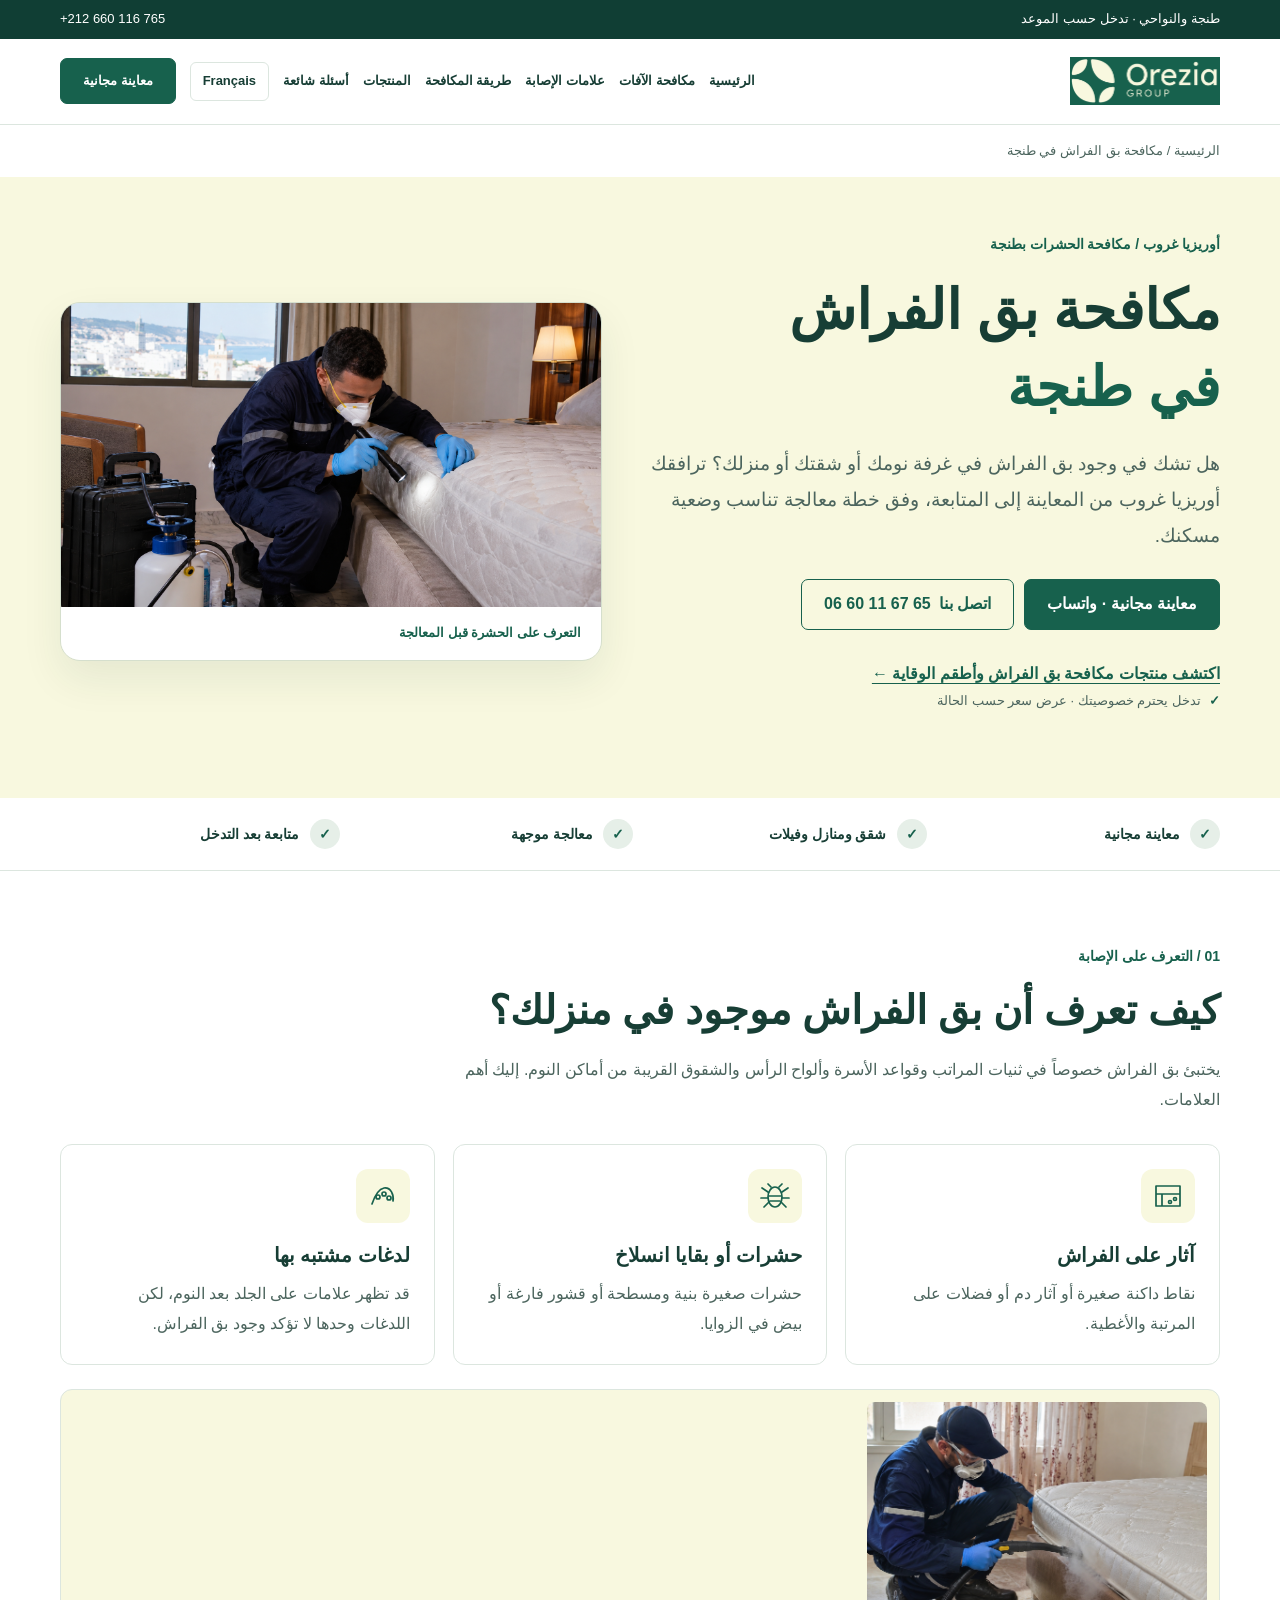
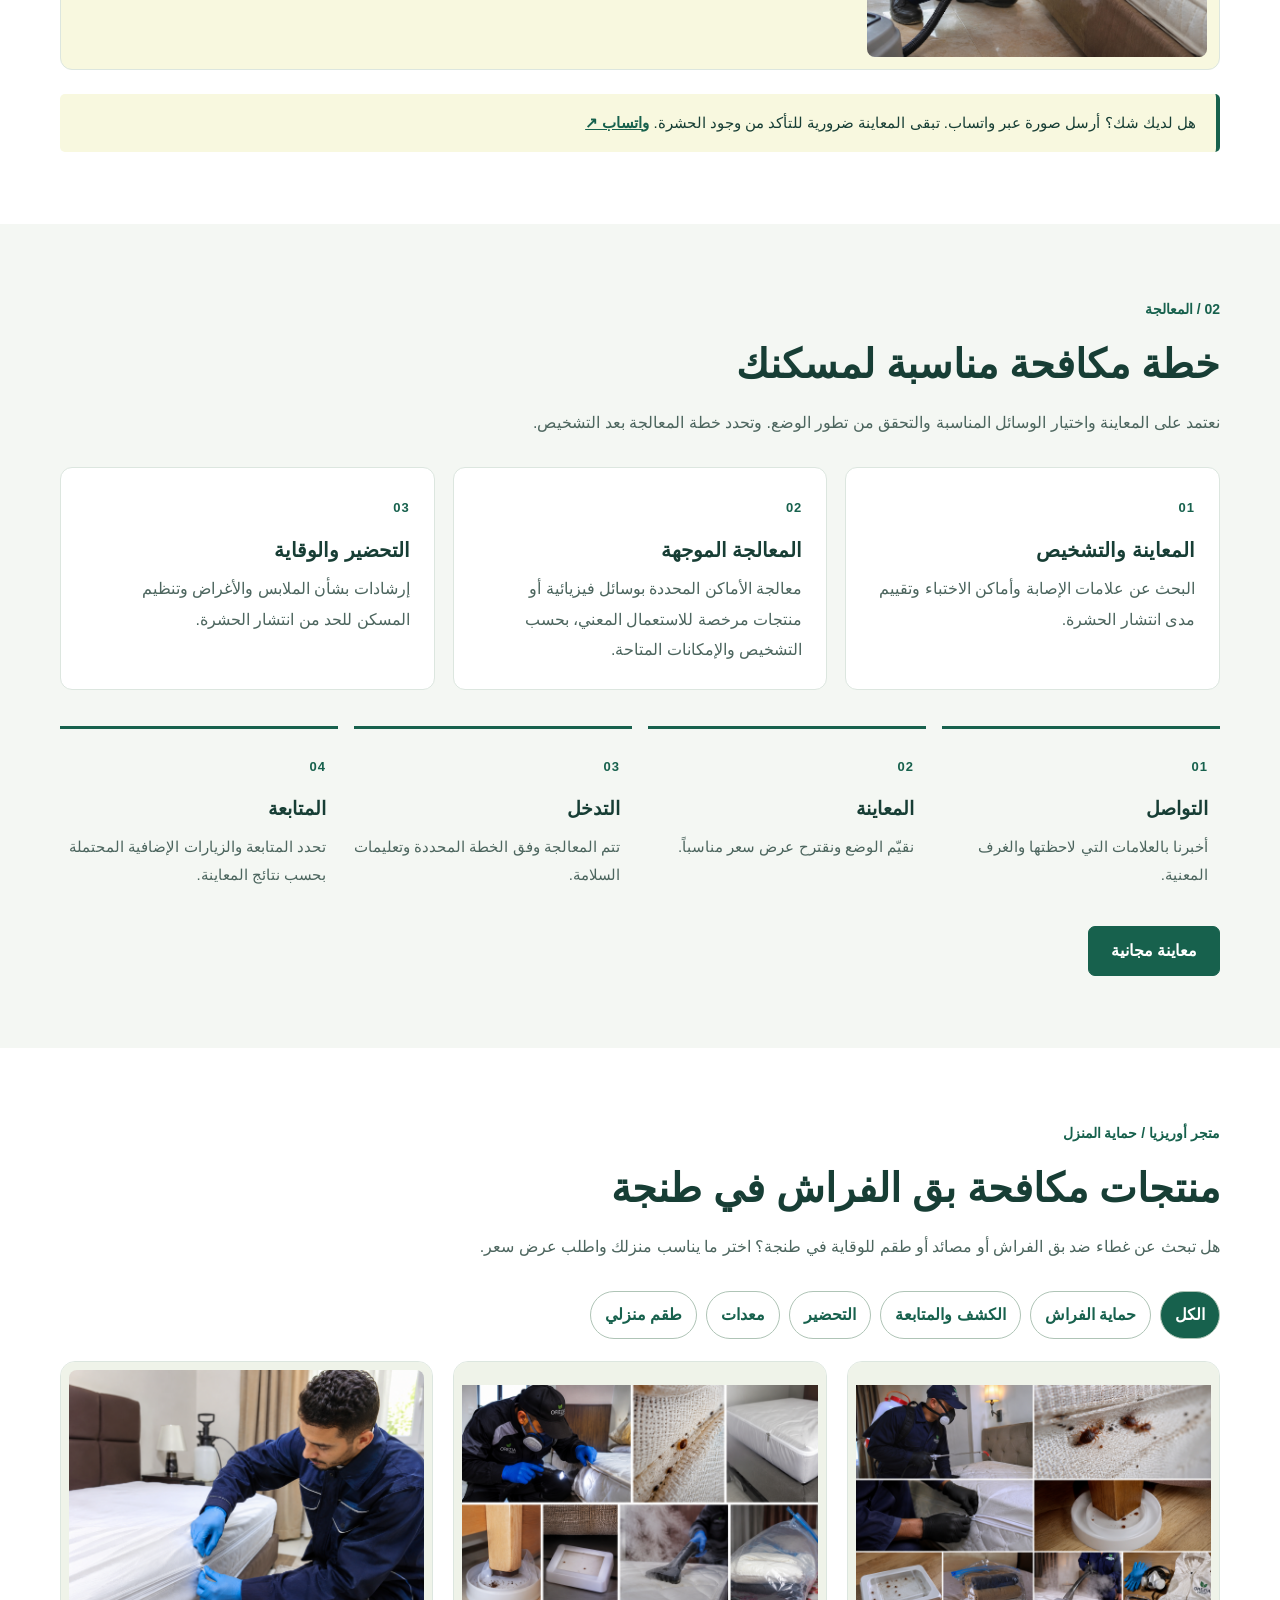
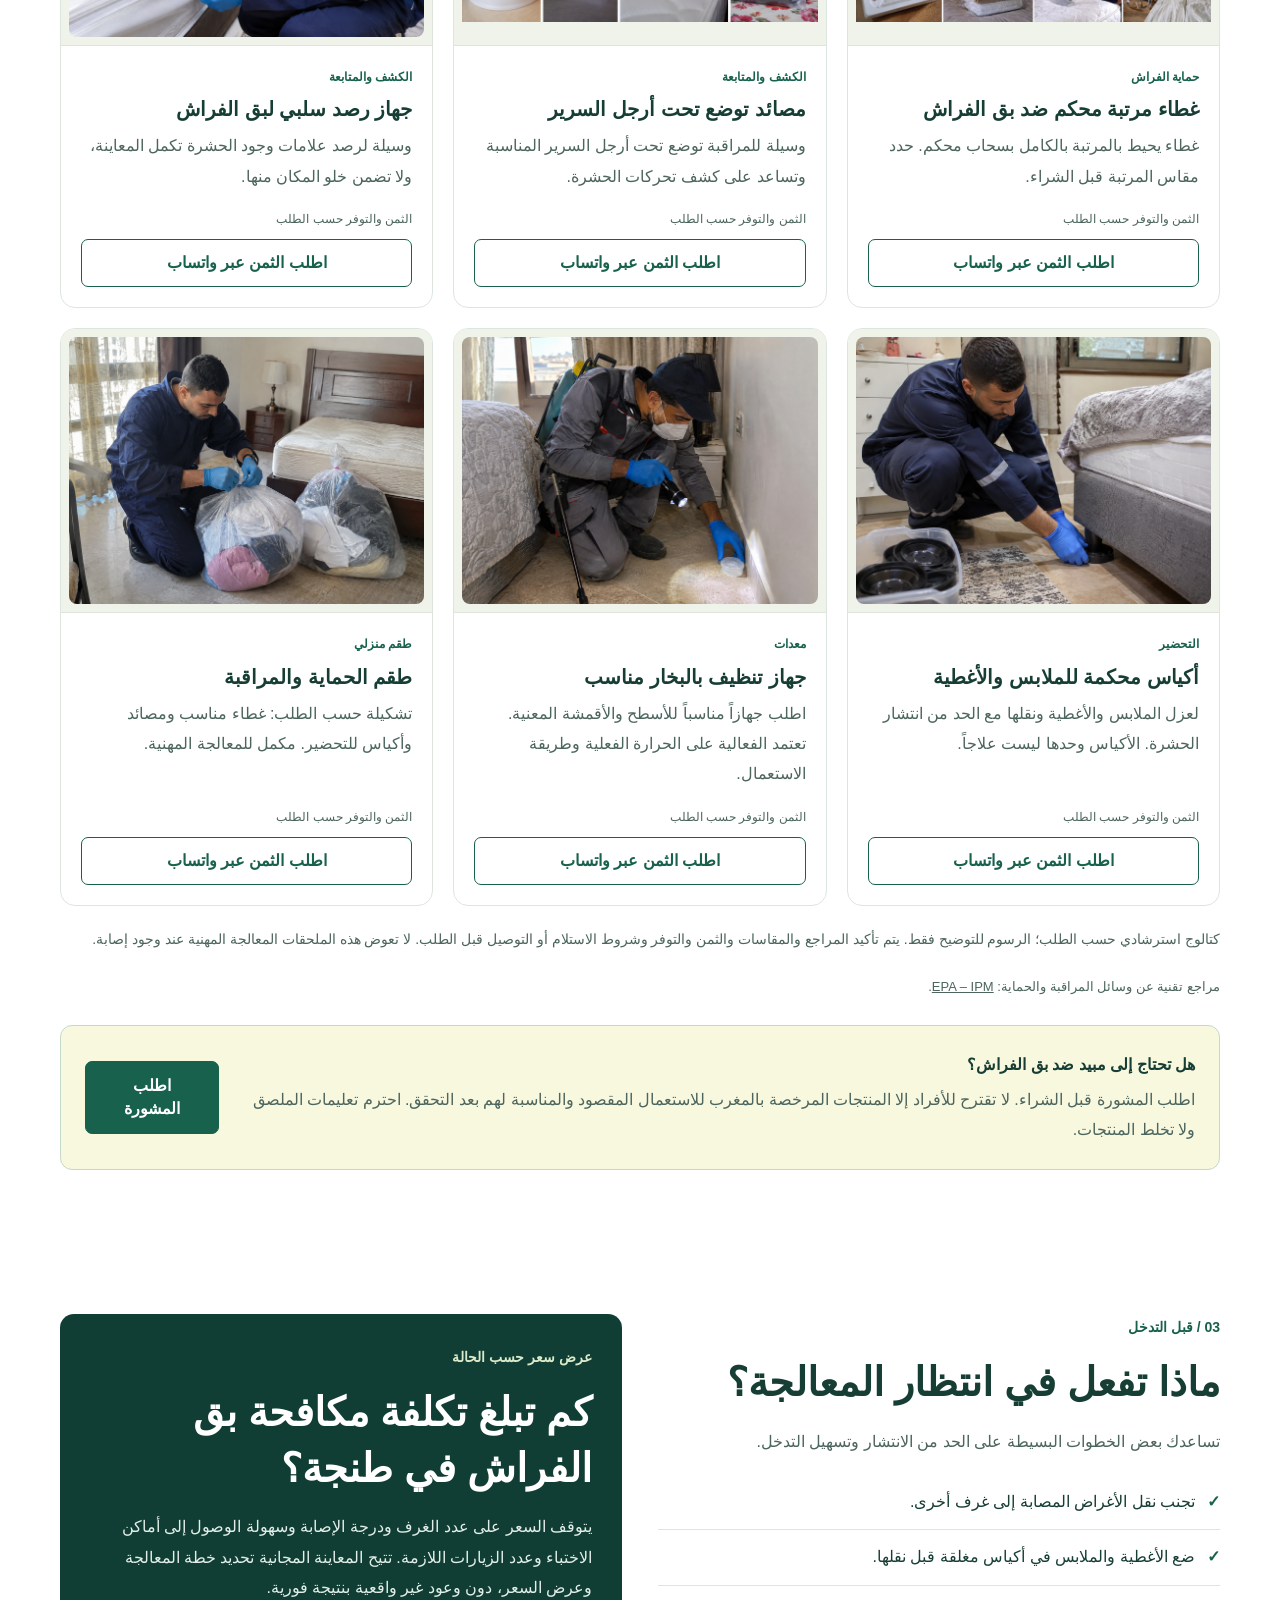
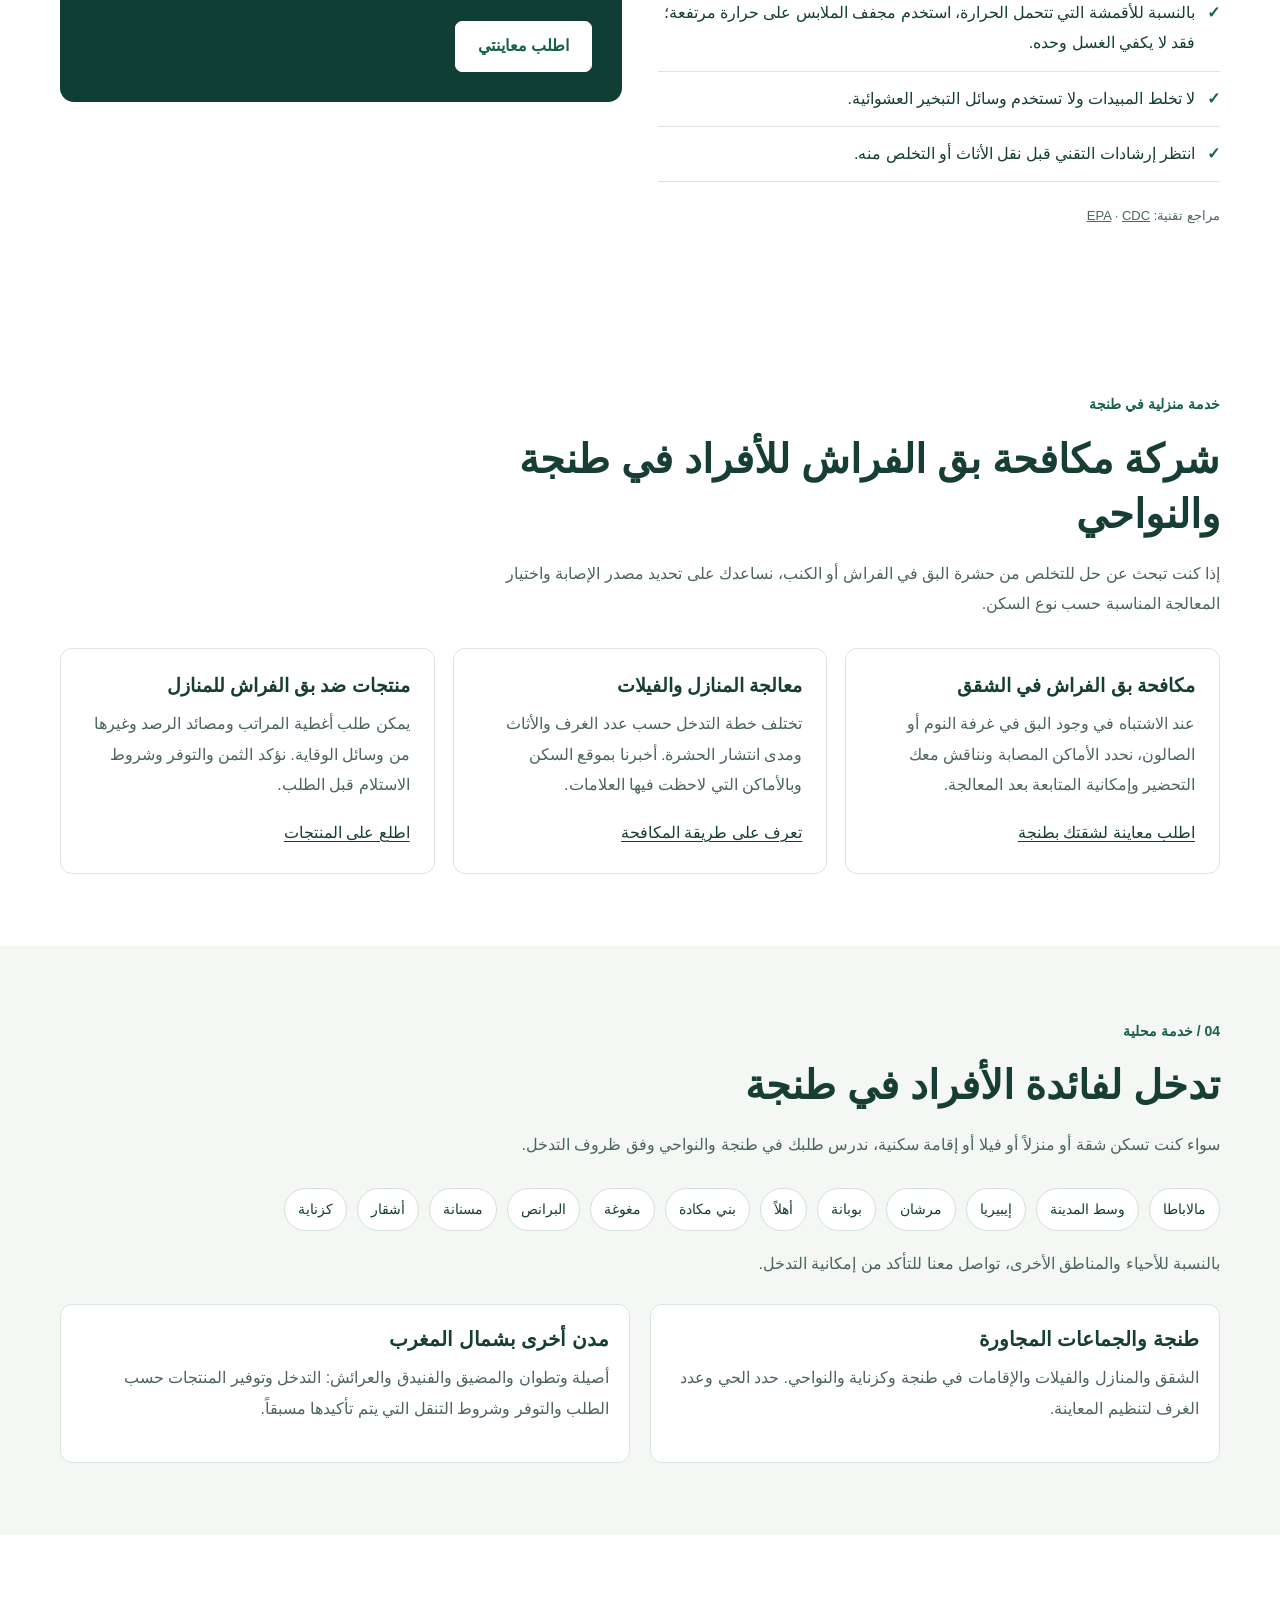
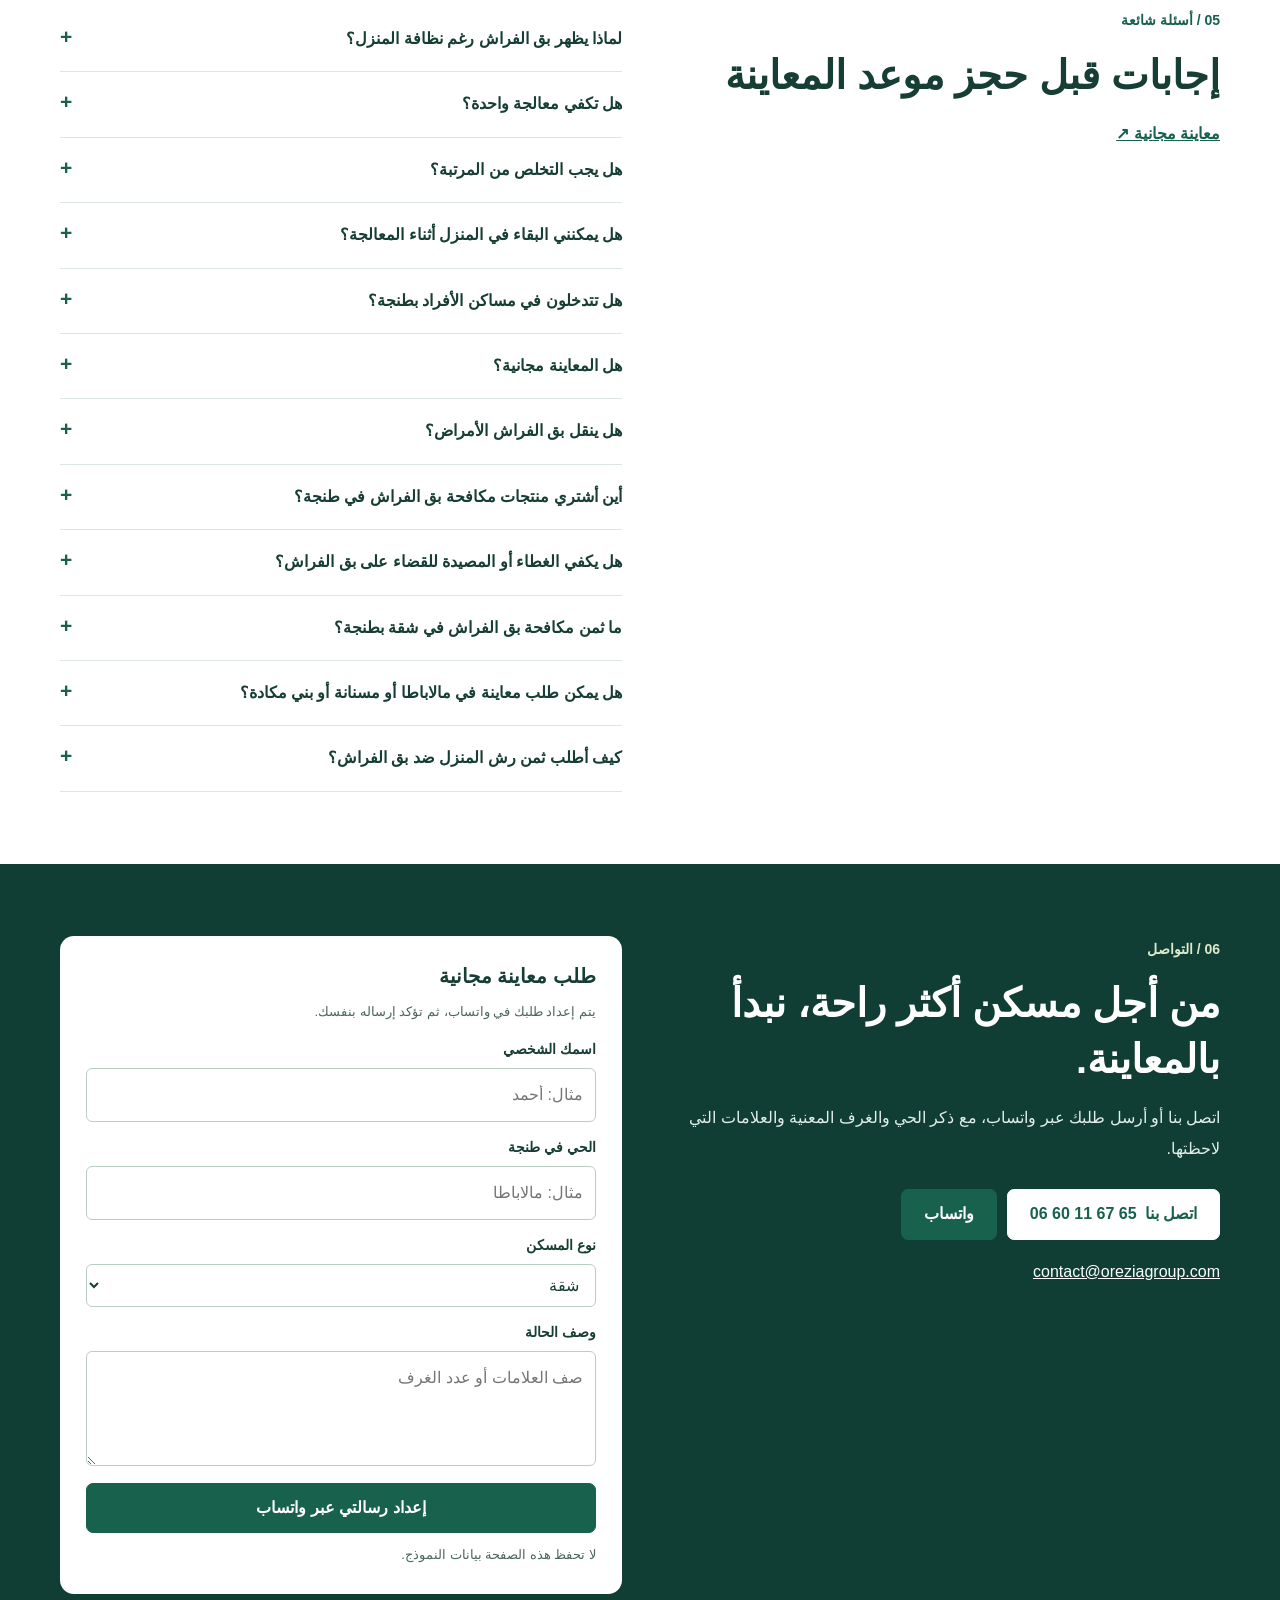
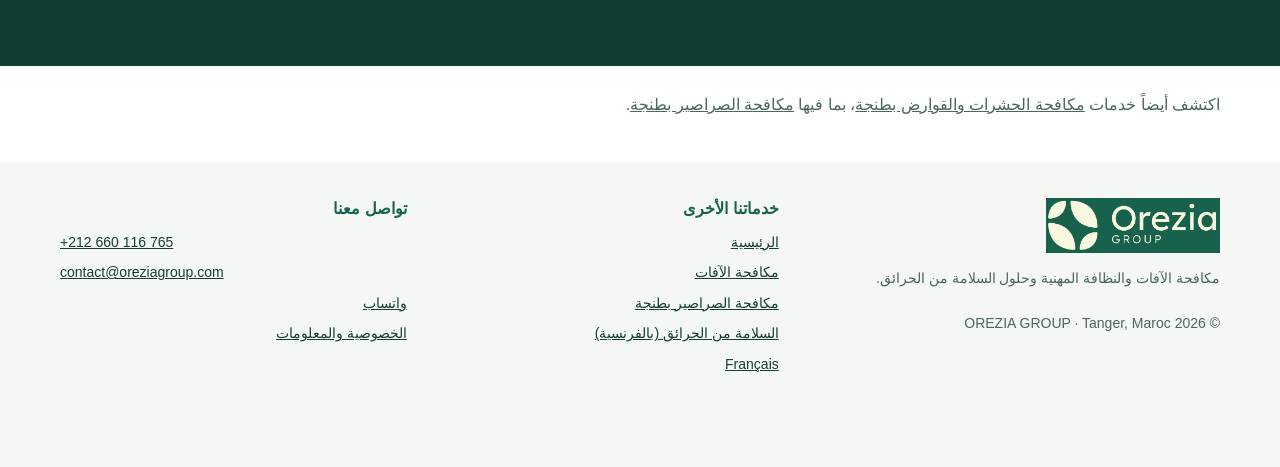
<file: ar-punaises-de-lit-tanger.html>
<!DOCTYPE html>

<html dir="rtl" lang="ar-MA"><head><meta charset="utf-8"/><meta content="width=device-width,initial-scale=1" name="viewport"/><title>مكافحة بق الفراش بطنجة | OREZIA GROUP</title><meta name="description" content="مكافحة بق الفراش بطنجة مع OREZIA GROUP: معاينة مجانية، معالجة مناسبة للمنازل والشقق، متابعة ومنتجات الوقاية حسب الطلب."><meta content="index,follow,max-image-preview:large" name="robots"/><meta content="#17614d" name="theme-color"/><link href="assets/symbole.png" rel="icon"/><link href="https://oreziagroup.com/ar-punaises-de-lit-tanger.html" rel="canonical"/><link href="https://oreziagroup.com/traitement-punaises-de-lit-tanger.html" hreflang="fr-MA" rel="alternate"/><link href="https://oreziagroup.com/ar-punaises-de-lit-tanger.html" hreflang="ar-MA" rel="alternate"/><link href="https://oreziagroup.com/traitement-punaises-de-lit-tanger.html" hreflang="x-default" rel="alternate"/><meta property="og:type" content="website"><meta property="og:site_name" content="OREZIA GROUP"><meta property="og:locale" content="ar_MA"><meta property="og:title" content="مكافحة بق الفراش بطنجة | OREZIA GROUP"><meta property="og:description" content="مكافحة بق الفراش بطنجة مع OREZIA GROUP: معاينة مجانية، معالجة مناسبة للمنازل والشقق، متابعة ومنتجات الوقاية حسب الطلب."><meta property="og:url" content="https://oreziagroup.com/ar-punaises-de-lit-tanger.html"><meta content="https://oreziagroup.com/assets/1.png" property="og:image"/><meta content="summary" name="twitter:card"/><script type="application/ld+json">{
  "@context": "https://schema.org",
  "@graph": [
    {
      "@type": "LocalBusiness",
      "@id": "https://oreziagroup.com/#business",
      "name": "OREZIA GROUP",
      "url": "https://oreziagroup.com/",
      "logo": "https://oreziagroup.com/assets/logo.png",
      "telephone": "+212660116765",
      "email": "contact@oreziagroup.com",
      "address": {
        "@type": "PostalAddress",
        "addressLocality": "Tanger",
        "addressRegion": "Tanger-Tétouan-Al Hoceïma",
        "addressCountry": "MA"
      },
      "areaServed": {
        "@type": "City",
        "name": "Tanger"
      }
    },
    {
      "@type": "WebPage",
      "@id": "https://oreziagroup.com/ar-punaises-de-lit-tanger.html#webpage",
      "url": "https://oreziagroup.com/ar-punaises-de-lit-tanger.html",
      "name": "مكافحة بق الفراش بطنجة | OREZIA GROUP",
      "description": "مكافحة بق الفراش بطنجة مع OREZIA GROUP: معاينة مجانية، معالجة مناسبة للمنازل والشقق، متابعة ومنتجات الوقاية حسب الطلب.",
      "inLanguage": "ar-MA",
      "mainEntity": {
        "@id": "https://oreziagroup.com/ar-punaises-de-lit-tanger.html#service"
      },
      "breadcrumb": {
        "@id": "https://oreziagroup.com/ar-punaises-de-lit-tanger.html#breadcrumb"
      },
      "mentions": {
        "@id": "https://oreziagroup.com/ar-punaises-de-lit-tanger.html#product-list"
      },
      "publisher": {
        "@id": "https://oreziagroup.com/#business"
      }
    },
    {
      "@type": "Service",
      "@id": "https://oreziagroup.com/ar-punaises-de-lit-tanger.html#service",
      "name": "مكافحة بق الفراش في طنجة",
      "serviceType": "مكافحة بق الفراش في طنجة",
      "description": "مكافحة بق الفراش بطنجة مع OREZIA GROUP: معاينة مجانية، معالجة مناسبة للمنازل والشقق، متابعة ومنتجات الوقاية حسب الطلب.",
      "url": "https://oreziagroup.com/ar-punaises-de-lit-tanger.html",
      "provider": {
        "@id": "https://oreziagroup.com/#business"
      },
      "areaServed": [
        {
          "@type": "City",
          "name": "Tanger"
        },
        {
          "@type": "AdministrativeArea",
          "name": "Tanger-Tétouan-Al Hoceïma"
        }
      ],
      "audience": {
        "@type": "PeopleAudience",
        "audienceType": "الأفراد"
      }
    },
    {
      "@type": "BreadcrumbList",
      "@id": "https://oreziagroup.com/ar-punaises-de-lit-tanger.html#breadcrumb",
      "itemListElement": [
        {
          "@type": "ListItem",
          "position": 1,
          "name": "الرئيسية",
          "item": "https://oreziagroup.com/ar.html"
        },
        {
          "@type": "ListItem",
          "position": 2,
          "name": "مكافحة بق الفراش في طنجة",
          "item": "https://oreziagroup.com/ar-punaises-de-lit-tanger.html"
        }
      ]
    },
    {
      "@type": "ItemList",
      "@id": "https://oreziagroup.com/ar-punaises-de-lit-tanger.html#product-list",
      "name": "كتالوج استرشادي لمكافحة بق الفراش",
      "itemListElement": [
        {
          "@type": "ListItem",
          "position": 1,
          "name": "غطاء مرتبة محكم ضد بق الفراش",
          "url": "https://oreziagroup.com/ar-punaises-de-lit-tanger.html#produit-housse"
        },
        {
          "@type": "ListItem",
          "position": 2,
          "name": "مصائد توضع تحت أرجل السرير",
          "url": "https://oreziagroup.com/ar-punaises-de-lit-tanger.html#produit-intercepteur"
        },
        {
          "@type": "ListItem",
          "position": 3,
          "name": "جهاز رصد سلبي لبق الفراش",
          "url": "https://oreziagroup.com/ar-punaises-de-lit-tanger.html#produit-moniteur"
        },
        {
          "@type": "ListItem",
          "position": 4,
          "name": "أكياس محكمة للملابس والأغطية",
          "url": "https://oreziagroup.com/ar-punaises-de-lit-tanger.html#produit-sacs"
        },
        {
          "@type": "ListItem",
          "position": 5,
          "name": "جهاز تنظيف بالبخار مناسب",
          "url": "https://oreziagroup.com/ar-punaises-de-lit-tanger.html#produit-vapeur"
        },
        {
          "@type": "ListItem",
          "position": 6,
          "name": "طقم الحماية والمراقبة",
          "url": "https://oreziagroup.com/ar-punaises-de-lit-tanger.html#produit-kit"
        }
      ]
    }
  ]
}</script><style>
:root{--green:#17614d;--deep:#103e34;--cream:#f8f8df;--ink:#173e35;--muted:#4c655e;--line:#dce6df;--white:#fff;--accent:#b57542}*{box-sizing:border-box}html{scroll-behavior:smooth;scroll-padding-top:105px}body{margin:0;color:var(--ink);background:#fff;font:16px/1.65 Arial,Helvetica,sans-serif}html[dir=rtl] body{font-family:Tahoma,Arial,sans-serif;line-height:1.9}a{color:inherit}button,input,select,textarea{font:inherit}button{cursor:pointer}a:focus-visible,button:focus-visible,input:focus-visible,select:focus-visible{outline:3px solid #b57542;outline-offset:4px}.wrap{width:min(1160px,calc(100% - 48px));margin:auto}.skip{position:absolute;inset-inline-start:12px;top:-100px;padding:10px;background:#fff;z-index:50}.skip:focus{top:10px}.top{background:var(--deep);color:#fff;font-size:13px}.top .wrap{display:flex;justify-content:space-between;align-items:center;gap:10px;padding-block:7px}.top a{text-decoration:none}.head{position:sticky;top:0;z-index:20;background:#fff;border-bottom:1px solid var(--line)}.head .wrap{display:flex;align-items:center;justify-content:space-between;gap:20px;min-height:85px}.brand{display:flex;align-items:center;text-decoration:none;flex-shrink:0}.brand img{width:174px;height:auto;display:block}.logo-fallback{display:none;font-size:23px;font-weight:800;letter-spacing:-1px;color:var(--green)}.brand img[hidden]{display:none}.brand img[hidden]+.logo-fallback{display:block}nav{display:flex;align-items:center;gap:20px;font-size:14px;font-weight:700}nav a{text-decoration:none}nav a:hover{text-decoration:underline}.lang{border:1px solid var(--line);padding:6px 12px;border-radius:6px;white-space:nowrap}.nav-toggle{display:none;background:white;color:var(--green);border:1px solid var(--line);padding:8px 12px;border-radius:6px}.btn{display:inline-flex;align-items:center;justify-content:center;gap:8px;background:var(--green);color:white;border:1px solid var(--green);text-decoration:none;padding:13px 22px;border-radius:7px;font-weight:700;text-align:center;line-height:1.4}.btn:hover{background:var(--deep)}.btn.secondary{background:transparent;color:var(--green)}.btn.secondary:hover{background:#fff}.btn.white{background:white;color:var(--green);border-color:white}.crumb{font-size:13px;color:var(--muted);padding-block:14px}.crumb a{text-decoration:none}.hero{background:var(--cream);overflow:hidden}.hero-grid{display:grid;grid-template-columns:1.05fr 1fr;align-items:center;gap:48px;padding-block:54px 66px}.eyebrow{text-transform:uppercase;font-size:12px;font-weight:800;letter-spacing:1.6px;color:var(--green);margin:0 0 14px}html[dir=rtl] .eyebrow{letter-spacing:0;font-size:14px}h1,h2,h3,p{margin-top:0}h1{font-size:clamp(34px,4.3vw,60px);line-height:1.08;letter-spacing:-1.9px;margin-bottom:20px}html[dir=rtl] h1,html[dir=rtl] h2{letter-spacing:0;line-height:1.4}h1 span{display:block;color:var(--green)}h2{font-size:clamp(28px,3.1vw,42px);line-height:1.18;letter-spacing:-.8px;margin-bottom:16px}h3{font-size:20px;line-height:1.4;margin-bottom:10px}p{color:var(--muted);margin-bottom:18px}.lead{font-size:19px;max-width:590px}.actions{display:flex;gap:10px;flex-wrap:wrap;margin-block:25px 17px}.small{font-size:13px}.hero-art{border:1px solid #d5dfcd;border-radius:20px;overflow:hidden;background:#e8edda;box-shadow:0 18px 42px #153f3015;position:relative}.hero-art svg{display:block;width:100%;height:auto}.art-cap{background:#fff;padding:14px 20px;display:flex;justify-content:space-between;align-items:center;gap:10px;font-size:13px;color:var(--muted)}.art-cap strong{color:var(--green)}.trust{border-bottom:1px solid var(--line)}.trust .wrap{display:grid;grid-template-columns:repeat(4,1fr);gap:14px;padding-block:21px}.trust-item{display:flex;align-items:center;gap:10px;font-weight:700;font-size:14px}.tick{color:var(--green);border-radius:50%;background:#e6efe8;display:inline-grid;place-items:center;width:30px;height:30px;flex:none}.section{padding-block:72px}.tint{background:#f4f7f3}.section-head{max-width:760px;margin-bottom:28px}.grid3{display:grid;grid-template-columns:repeat(3,1fr);gap:18px}.grid4{display:grid;grid-template-columns:repeat(4,1fr);gap:14px}.card{border:1px solid var(--line);border-radius:12px;background:white;padding:24px}.card p:last-child{margin-bottom:0}.num{display:inline-block;color:var(--green);font-size:13px;letter-spacing:1px;font-weight:800;margin-bottom:16px}.sign-icon{width:54px;height:54px;background:var(--cream);border-radius:12px;display:grid;place-items:center;margin-bottom:18px;color:var(--green)}.sign-icon svg{width:32px;height:32px}.notice{margin-top:22px;background:var(--cream);border-inline-start:4px solid var(--green);padding:15px 20px;border-radius:5px;font-size:15px}.split{display:grid;grid-template-columns:1fr 1fr;gap:36px;align-items:start}.steps{display:grid;grid-template-columns:repeat(4,1fr);gap:16px;list-style:none;padding:0;margin:0}.steps li{border-top:3px solid var(--green);padding:22px 12px 0 0}.steps h3{font-size:19px}.steps p{font-size:15px}.checklist{list-style:none;padding:0;margin:0}.checklist li{padding:12px 0;border-bottom:1px solid var(--line);display:flex;gap:12px}.checklist li::before{content:'✓';color:var(--green);font-weight:bold}.pricebox{background:var(--deep);color:white;padding:30px;border-radius:14px}.pricebox p{color:#e2eee8}.pricebox .eyebrow{color:#dbeacb}.tags{display:flex;flex-wrap:wrap;gap:10px;margin-top:20px}.tag{border:1px solid #d4e0d7;background:white;border-radius:99px;padding:7px 13px;font-size:14px}.faq details{border-bottom:1px solid var(--line);padding:17px 0}.faq summary{font-weight:700;cursor:pointer;list-style:none;display:flex;justify-content:space-between;gap:20px}.faq summary::-webkit-details-marker{display:none}.faq summary::after{content:'+';color:var(--green);font-size:21px;line-height:1.2}.faq details[open] summary::after{content:'−'}.faq details p{margin:12px 0 0}.contact{background:var(--deep);color:white}.contact p{color:#e2eee8}.contact .eyebrow{color:#dceacb}.contact a:not(.btn){color:white}.contactform{background:white;color:var(--ink);border-radius:14px;padding:26px}.contactform p{color:var(--muted)}.contactform label{display:block;font-weight:700;font-size:14px;margin:12px 0 5px}.contactform input,.contactform select,.contactform textarea{display:block;width:100%;border:1px solid #bacdc1;border-radius:6px;padding:11px 12px;background:white;color:var(--ink)}.contactform .btn{width:100%;margin-top:17px}.contactform .small{margin:10px 0 0}.footer{background:#f4f7f3;padding:32px 0 85px}.footer .wrap{display:grid;grid-template-columns:1.2fr 1fr 1fr;gap:25px}.footer a{display:block;margin-block:4px;font-size:14px}.footer p{font-size:14px}.footer strong{color:var(--green)}.mobilebar{display:none}.sources{font-size:13px;color:var(--muted);margin-top:22px}.sources a{text-decoration:underline}.plain{color:inherit}.hero-note{display:flex;align-items:center;gap:8px}.hero-note::before{content:'✓';color:var(--green);font-weight:bold}.inline-link{font-weight:700;color:var(--green)}
@media(max-width:920px){.head .wrap{min-height:72px}.nav-toggle{display:block}.head nav{display:flex;flex-direction:column;align-items:stretch;gap:0;background:white;border-bottom:1px solid var(--line);padding:12px 24px;position:absolute;top:100%;inset-inline:0;box-shadow:0 10px 20px #0001}.head nav[hidden]{display:none}.head nav a{padding:12px 0}.head nav .btn{padding:12px}.hero-grid{gap:28px}.grid4,.steps{grid-template-columns:repeat(2,1fr)}.trust .wrap{grid-template-columns:repeat(2,1fr)}}@media(min-width:921px){.head nav[hidden]{display:flex}}@media(max-width:640px){html{scroll-padding-top:85px}.wrap{width:calc(100% - 32px)}.top .wrap{font-size:11px}.brand img{width:145px}.hero-grid,.split,.grid3,.footer .wrap{grid-template-columns:1fr}.hero-grid{padding-block:32px 38px;gap:24px}.section{padding-block:44px}.lead{font-size:17px}.trust .wrap{gap:12px}.trust-item{font-size:12px}.tick{width:24px;height:24px}.card{padding:18px}.steps{gap:14px}.steps li{padding-top:14px}.actions .btn{flex:1 1 100%}.mobilebar{display:grid;grid-template-columns:1fr 1fr;position:fixed;bottom:0;inset-inline:0;z-index:30;background:white;border-top:1px solid var(--line);padding:8px 12px calc(8px + env(safe-area-inset-bottom));gap:8px}.mobilebar .btn{padding:10px 8px;font-size:14px}.footer{padding-bottom:95px}.pricebox,.contactform{padding:20px}}@media(prefers-reduced-motion:reduce){html{scroll-behavior:auto}}

/* OREZIA — catalogue et conversion */
#main-nav{gap:14px}.head nav{font-size:13px}.shop-grid{display:grid;grid-template-columns:repeat(3,minmax(0,1fr));gap:20px}.shop-card{border:1px solid var(--line);border-radius:15px;overflow:hidden;display:flex;flex-direction:column;background:#fff;min-width:0}.shop-art{background:#eff3e9;padding:12px;text-align:center;border-bottom:1px solid var(--line)}.shop-art svg{display:block;width:100%;height:156px}.shop-content{display:flex;flex-direction:column;flex:1;padding:20px;gap:8px}.shop-content h3{margin:0;font-size:20px;line-height:1.35}.shop-content p{margin:0 0 8px;flex:1}.shop-content .btn{margin-top:auto;width:100%;padding:12px 9px}.shop-type{font-weight:700;font-size:12px;color:var(--green)}.shop-note{font-size:14px;margin-top:20px}.shop-filter{display:flex;gap:9px;flex-wrap:wrap;margin:22px 0}.shop-filter button{border:1px solid #afc4b6;background:white;color:var(--green);padding:8px 14px;border-radius:24px;font-weight:700}.shop-filter button[aria-pressed=true]{background:var(--green);color:white}.shop-card[hidden],.shop-filter[hidden]{display:none}.shop-callout{margin-top:26px;border:1px solid #c6d8cb;border-radius:12px;padding:24px;background:var(--cream);display:flex;align-items:center;justify-content:space-between;gap:20px}.shop-callout p{margin:4px 0 0}.local-list{display:grid;grid-template-columns:1fr 1fr;gap:20px;margin-top:25px}.local-list article{border:1px solid var(--line);background:white;border-radius:12px;padding:20px}.local-list h3{margin-top:0}.hero-shop-link{display:inline-block;margin-top:12px;font-weight:700;color:var(--green);text-underline-offset:4px}.shop-card .small{font-size:12px;color:var(--muted)}.head .wrap{gap:12px}.head nav a{white-space:nowrap}.head nav{gap:12px}.head .brand img{width:150px}@media(max-width:1100px){.head nav a{white-space:normal}.head nav{gap:10px}.head .brand img{width:140px}}@media(max-width:920px){.head nav{max-height:calc(100dvh - 88px);overflow:auto}.shop-grid{grid-template-columns:repeat(2,minmax(0,1fr))}}@media(max-width:640px){.shop-grid,.local-list{grid-template-columns:1fr}.shop-callout{align-items:stretch;flex-direction:column}.shop-art svg{height:145px}.shop-content{padding:18px}}

.mobile-lang{display:none;text-decoration:none;color:var(--green);font-size:14px;font-weight:700;margin-inline-start:auto}.local-content .card a{text-decoration:underline;text-underline-offset:3px}.local-content .card h3{font-size:19px}@media(max-width:920px){.mobile-lang{display:inline-flex;align-items:center;padding:7px 10px}.head .wrap{gap:8px}.head .nav-toggle{flex-shrink:0}}@media(max-width:390px){.head .brand img{width:112px}.head .wrap{width:calc(100% - 28px)}.head .nav-toggle{padding:7px 8px;font-size:13px}}
.hero-art img{display:block;width:100%;height:auto;aspect-ratio:4/3;object-fit:cover}.shop-art img{display:block;width:100%;height:auto;aspect-ratio:4/3;object-fit:contain;border-radius:8px}.shop-art{padding:8px;background:#eff3e9}
.hero-art img{aspect-ratio:auto;object-fit:contain}.shop-art img{aspect-ratio:4/3;object-fit:contain}.orezia-sign-photo{margin:24px 0;display:flex;align-items:center;gap:22px;background:var(--cream);border:1px solid var(--line);border-radius:12px;padding:12px}.orezia-sign-photo img{display:block;width:min(40%,340px);height:auto;border-radius:8px}.orezia-sign-photo figcaption{font-size:14px;color:var(--muted)}@media(max-width:640px){.orezia-sign-photo{flex-direction:column;align-items:stretch;gap:10px}.orezia-sign-photo img{width:100%;max-height:300px;object-fit:contain}}
</style><meta name="twitter:title" content="مكافحة بق الفراش بطنجة | OREZIA GROUP"><meta name="twitter:description" content="مكافحة بق الفراش بطنجة مع OREZIA GROUP: معاينة مجانية، معالجة مناسبة للمنازل والشقق، متابعة ومنتجات الوقاية حسب الطلب."><meta content="fr_MA" property="og:locale:alternate"/></head>
<body><a class="skip" href="#main">انتقل إلى المحتوى</a><div class="top"><div class="wrap"><span>طنجة والنواحي · تدخل حسب الموعد</span><a dir="ltr" href="tel:+212660116765">+212 660 116 765</a></div></div><header class="head"><div class="wrap"><a aria-label="OREZIA GROUP – الرئيسية" class="brand" href="/ar.html"><img alt="OREZIA GROUP" height="191" onerror="this.hidden=true" src="assets/logo.png" width="603"/><span class="logo-fallback">OREZIA GROUP</span></a><a aria-label="Français" class="lang mobile-lang" href="traitement-punaises-de-lit-tanger.html" hreflang="fr-MA" lang="fr">FR</a><button aria-controls="main-nav" aria-expanded="false" class="nav-toggle" type="button">القائمة ☰</button><nav id="main-nav"><a href="/ar.html">الرئيسية</a><a href="/ar.html#expertise">مكافحة الآفات</a><a href="#signes">علامات الإصابة</a><a href="#traitement">طريقة المكافحة</a><a href="#boutique">المنتجات</a><a href="#faq">أسئلة شائعة</a><a class="lang" href="traitement-punaises-de-lit-tanger.html" hreflang="fr-MA" lang="fr">Français</a><a class="btn" href="#contact">معاينة مجانية</a></nav></div></header>
<main id="main"><div class="wrap crumb"><a href="/ar.html">الرئيسية</a> / <span aria-current="page">مكافحة بق الفراش في طنجة</span></div><section class="hero"><div class="wrap hero-grid"><div><p class="eyebrow">أوريزيا غروب / مكافحة الحشرات بطنجة</p><h1>مكافحة بق الفراش <span>في طنجة</span></h1><p class="lead">هل تشك في وجود بق الفراش في غرفة نومك أو شقتك أو منزلك؟ ترافقك أوريزيا غروب من المعاينة إلى المتابعة، وفق خطة معالجة تناسب وضعية مسكنك.</p><div class="actions"><a class="btn" href="https://wa.me/212660116765?text=%D8%A7%D9%84%D8%B3%D9%84%D8%A7%D9%85%20%D8%B9%D9%84%D9%8A%D9%83%D9%85%D8%8C%20%D8%A3%D9%88%D8%AF%20%D8%B7%D9%84%D8%A8%20%D9%85%D8%B9%D8%A7%D9%8A%D9%86%D8%A9%20%D9%84%D8%A8%D9%82%20%D8%A7%D9%84%D9%81%D8%B1%D8%A7%D8%B4%20%D9%81%D9%8A%20%D8%B7%D9%86%D8%AC%D8%A9%20%D9%85%D9%86%20%D8%A3%D9%88%D8%B1%D9%8A%D8%B2%D9%8A%D8%A7%20%D8%BA%D8%B1%D9%88%D8%A8.">معاينة مجانية · واتساب</a><a class="btn secondary" href="tel:+212660116765">اتصل بنا <bdi>06 60 11 67 65</bdi></a></div><a class="hero-shop-link" href="#boutique">اكتشف منتجات مكافحة بق الفراش وأطقم الوقاية ←</a><p class="small hero-note">تدخل يحترم خصوصيتك · عرض سعر حسب الحالة</p></div><div class="hero-art"><img src="/assets/1.png" alt="صورة توضيحية لتقني يفحص مرتبة للكشف عن بق الفراش في طنجة" width="1200" height="675" fetchpriority="high" /><div class="art-cap"><strong>التعرف على الحشرة قبل المعالجة</strong><span></span></div></div></div></section><div class="trust"><div class="wrap"><div class="trust-item"><span aria-hidden="true" class="tick">✓</span>معاينة مجانية</div><div class="trust-item"><span aria-hidden="true" class="tick">✓</span>شقق ومنازل وفيلات</div><div class="trust-item"><span aria-hidden="true" class="tick">✓</span>معالجة موجهة</div><div class="trust-item"><span aria-hidden="true" class="tick">✓</span>متابعة بعد التدخل</div></div></div>
<section class="section" id="signes"><div class="wrap"><div class="section-head"><p class="eyebrow">01 / التعرف على الإصابة</p><h2>كيف تعرف أن بق الفراش موجود في منزلك؟</h2><p>يختبئ بق الفراش خصوصاً في ثنيات المراتب وقواعد الأسرة وألواح الرأس والشقوق القريبة من أماكن النوم. إليك أهم العلامات.</p></div><div class="grid3"><article class="card"><div class="sign-icon"><svg aria-hidden="true" fill="none" stroke="currentColor" stroke-linecap="round" stroke-linejoin="round" stroke-width="1.7" viewbox="0 0 32 32"><path d="M4 6h24v20H4zM4 14h24M10 14v12"></path><circle cx="23" cy="19" r="1.5"></circle><circle cx="18" cy="22" r="1.5"></circle></svg></div><h3>آثار على الفراش</h3><p>نقاط داكنة صغيرة أو آثار دم أو فضلات على المرتبة والأغطية.</p></article><article class="card"><div class="sign-icon"><svg aria-hidden="true" fill="none" stroke="currentColor" stroke-linecap="round" stroke-linejoin="round" stroke-width="1.7" viewbox="0 0 32 32"><ellipse cx="16" cy="17" rx="7" ry="10"></ellipse><path d="M12 7l-3-3m11 3 3-3M9 12l-6-4m6 10H2m8 4-5 5m18-15 6-4m-6 10h7m-8 4 5 5M10 16h12m-11 5h10"></path></svg></div><h3>حشرات أو بقايا انسلاخ</h3><p>حشرات صغيرة بنية ومسطحة أو قشور فارغة أو بيض في الزوايا.</p></article><article class="card"><div class="sign-icon"><svg aria-hidden="true" fill="none" stroke="currentColor" stroke-linecap="round" stroke-linejoin="round" stroke-width="1.7" viewbox="0 0 32 32"><path d="M5 24c3-9 7-15 12-16 7-1 10 7 9 13"></path><circle cx="11" cy="17" r="2"></circle><circle cx="17" cy="14" r="2"></circle><circle cx="22" cy="18" r="2"></circle></svg></div><h3>لدغات مشتبه بها</h3><p>قد تظهر علامات على الجلد بعد النوم، لكن اللدغات وحدها لا تؤكد وجود بق الفراش.</p></article></div><figure class="orezia-sign-photo"><img src="/assets/8.png" alt="صورة توضيحية لبق الفراش وآثاره عند خياطة المرتبة" width="390" height="504" loading="lazy" decoding="async"><figcaption></figcaption></figure><div class="notice">هل لديك شك؟ أرسل صورة عبر واتساب. تبقى المعاينة ضرورية للتأكد من وجود الحشرة. <a class="inline-link" href="https://wa.me/212660116765?text=%D8%A7%D9%84%D8%B3%D9%84%D8%A7%D9%85%20%D8%B9%D9%84%D9%8A%D9%83%D9%85%D8%8C%20%D8%A3%D9%88%D8%AF%20%D8%B7%D9%84%D8%A8%20%D9%85%D8%B9%D8%A7%D9%8A%D9%86%D8%A9%20%D9%84%D8%A8%D9%82%20%D8%A7%D9%84%D9%81%D8%B1%D8%A7%D8%B4%20%D9%81%D9%8A%20%D8%B7%D9%86%D8%AC%D8%A9%20%D9%85%D9%86%20%D8%A3%D9%88%D8%B1%D9%8A%D8%B2%D9%8A%D8%A7%20%D8%BA%D8%B1%D9%88%D8%A8.">واتساب ↗</a></div></div></section>
<section class="section tint" id="traitement"><div class="wrap"><div class="section-head"><p class="eyebrow">02 / المعالجة</p><h2>خطة مكافحة مناسبة لمسكنك</h2><p>نعتمد على المعاينة واختيار الوسائل المناسبة والتحقق من تطور الوضع. وتحدد خطة المعالجة بعد التشخيص.</p></div><div class="grid3"><article class="card"><span class="num">01</span><h3>المعاينة والتشخيص</h3><p>البحث عن علامات الإصابة وأماكن الاختباء وتقييم مدى انتشار الحشرة.</p></article><article class="card"><span class="num">02</span><h3>المعالجة الموجهة</h3><p>معالجة الأماكن المحددة بوسائل فيزيائية أو منتجات مرخصة للاستعمال المعني، بحسب التشخيص والإمكانات المتاحة.</p></article><article class="card"><span class="num">03</span><h3>التحضير والوقاية</h3><p>إرشادات بشأن الملابس والأغراض وتنظيم المسكن للحد من انتشار الحشرة.</p></article></div><div style="margin-top:36px"><ol class="steps"><li><span class="num">01</span><h3>التواصل</h3><p>أخبرنا بالعلامات التي لاحظتها والغرف المعنية.</p></li><li><span class="num">02</span><h3>المعاينة</h3><p>نقيّم الوضع ونقترح عرض سعر مناسباً.</p></li><li><span class="num">03</span><h3>التدخل</h3><p>تتم المعالجة وفق الخطة المحددة وتعليمات السلامة.</p></li><li><span class="num">04</span><h3>المتابعة</h3><p>تحدد المتابعة والزيارات الإضافية المحتملة بحسب نتائج المعاينة.</p></li></ol></div><a class="btn" href="#contact" style="margin-top:18px">معاينة مجانية</a></div></section><section class="section" id="boutique"><div class="wrap"><div class="section-head"><p class="eyebrow">متجر أوريزيا / حماية المنزل</p><h2>منتجات مكافحة بق الفراش في طنجة</h2><p>هل تبحث عن غطاء ضد بق الفراش أو مصائد أو طقم للوقاية في طنجة؟ اختر ما يناسب منزلك واطلب عرض سعر.</p></div><div aria-label="تصفية المنتجات" class="shop-filter" hidden="" role="group"><button aria-pressed="true" data-cat="الكل" type="button">الكل</button><button aria-pressed="false" data-cat="حماية الفراش" type="button">حماية الفراش</button><button aria-pressed="false" data-cat="الكشف والمتابعة" type="button">الكشف والمتابعة</button><button aria-pressed="false" data-cat="التحضير" type="button">التحضير</button><button aria-pressed="false" data-cat="معدات" type="button">معدات</button><button aria-pressed="false" data-cat="طقم منزلي" type="button">طقم منزلي</button></div><div class="shop-grid"><article class="shop-card" data-category="حماية الفراش" id="produit-housse"><div class="shop-art"><img src="/assets/2.png" alt="تقني يركب غطاء مرتبة محكم ضد بق الفراش" width="850" height="638" loading="lazy" decoding="async" /></div><div class="shop-content"><span class="shop-type">حماية الفراش</span><h3>غطاء مرتبة محكم ضد بق الفراش</h3><p>غطاء يحيط بالمرتبة بالكامل بسحاب محكم. حدد مقاس المرتبة قبل الشراء.</p><span class="small">الثمن والتوفر حسب الطلب</span><a class="btn secondary" href="https://wa.me/212660116765?text=%D8%A7%D9%84%D8%B3%D9%84%D8%A7%D9%85%20%D8%B9%D9%84%D9%8A%D9%83%D9%85%D8%8C%20%D8%A3%D8%B1%D9%8A%D8%AF%20%D9%85%D8%B9%D8%B1%D9%81%D8%A9%20%D8%A7%D9%84%D8%AB%D9%85%D9%86%20%D9%88%D8%A7%D9%84%D8%AA%D9%88%D9%81%D8%B1%3A%20%D8%BA%D8%B7%D8%A7%D8%A1%20%D9%85%D8%B1%D8%AA%D8%A8%D8%A9%20%D9%85%D8%AD%D9%83%D9%85%20%D8%B6%D8%AF%20%D8%A8%D9%82%20%D8%A7%D9%84%D9%81%D8%B1%D8%A7%D8%B4.%20%D8%A7%D9%84%D9%85%D8%AF%D9%8A%D9%86%D8%A9%3A%20">اطلب الثمن عبر واتساب</a></div></article><article class="shop-card" data-category="الكشف والمتابعة" id="produit-intercepteur"><div class="shop-art"><img src="/assets/3.png" alt="تركيب مصيدة اعتراضية تحت رجل السرير" width="850" height="638" loading="lazy" decoding="async" /></div><div class="shop-content"><span class="shop-type">الكشف والمتابعة</span><h3>مصائد توضع تحت أرجل السرير</h3><p>وسيلة للمراقبة توضع تحت أرجل السرير المناسبة وتساعد على كشف تحركات الحشرة.</p><span class="small">الثمن والتوفر حسب الطلب</span><a class="btn secondary" href="https://wa.me/212660116765?text=%D8%A7%D9%84%D8%B3%D9%84%D8%A7%D9%85%20%D8%B9%D9%84%D9%8A%D9%83%D9%85%D8%8C%20%D8%A3%D8%B1%D9%8A%D8%AF%20%D9%85%D8%B9%D8%B1%D9%81%D8%A9%20%D8%A7%D9%84%D8%AB%D9%85%D9%86%20%D9%88%D8%A7%D9%84%D8%AA%D9%88%D9%81%D8%B1%3A%20%D9%85%D8%B5%D8%A7%D8%A6%D8%AF%20%D8%AA%D9%88%D8%B6%D8%B9%20%D8%AA%D8%AD%D8%AA%20%D8%A3%D8%B1%D8%AC%D9%84%20%D8%A7%D9%84%D8%B3%D8%B1%D9%8A%D8%B1.%20%D8%A7%D9%84%D9%85%D8%AF%D9%8A%D9%86%D8%A9%3A%20">اطلب الثمن عبر واتساب</a></div></article><article class="shop-card" data-category="الكشف والمتابعة" id="produit-moniteur"><div class="shop-art"><img src="/assets/4.png" alt="جهاز رصد سلبي لبق الفراش قرب قاعدة السرير" width="506" height="506" loading="lazy" decoding="async" /></div><div class="shop-content"><span class="shop-type">الكشف والمتابعة</span><h3>جهاز رصد سلبي لبق الفراش</h3><p>وسيلة لرصد علامات وجود الحشرة تكمل المعاينة، ولا تضمن خلو المكان منها.</p><span class="small">الثمن والتوفر حسب الطلب</span><a class="btn secondary" href="https://wa.me/212660116765?text=%D8%A7%D9%84%D8%B3%D9%84%D8%A7%D9%85%20%D8%B9%D9%84%D9%8A%D9%83%D9%85%D8%8C%20%D8%A3%D8%B1%D9%8A%D8%AF%20%D9%85%D8%B9%D8%B1%D9%81%D8%A9%20%D8%A7%D9%84%D8%AB%D9%85%D9%86%20%D9%88%D8%A7%D9%84%D8%AA%D9%88%D9%81%D8%B1%3A%20%D8%AC%D9%87%D8%A7%D8%B2%20%D8%B1%D8%B5%D8%AF%20%D8%B3%D9%84%D8%A8%D9%8A%20%D9%84%D8%A8%D9%82%20%D8%A7%D9%84%D9%81%D8%B1%D8%A7%D8%B4.%20%D8%A7%D9%84%D9%85%D8%AF%D9%8A%D9%86%D8%A9%3A%20">اطلب الثمن عبر واتساب</a></div></article><article class="shop-card" data-category="التحضير" id="produit-sacs"><div class="shop-art"><img src="/assets/5.png" alt="تقني يضع الملابس والأغطية في أكياس محكمة" width="850" height="638" loading="lazy" decoding="async" /></div><div class="shop-content"><span class="shop-type">التحضير</span><h3>أكياس محكمة للملابس والأغطية</h3><p>لعزل الملابس والأغطية ونقلها مع الحد من انتشار الحشرة. الأكياس وحدها ليست علاجاً.</p><span class="small">الثمن والتوفر حسب الطلب</span><a class="btn secondary" href="https://wa.me/212660116765?text=%D8%A7%D9%84%D8%B3%D9%84%D8%A7%D9%85%20%D8%B9%D9%84%D9%8A%D9%83%D9%85%D8%8C%20%D8%A3%D8%B1%D9%8A%D8%AF%20%D9%85%D8%B9%D8%B1%D9%81%D8%A9%20%D8%A7%D9%84%D8%AB%D9%85%D9%86%20%D9%88%D8%A7%D9%84%D8%AA%D9%88%D9%81%D8%B1%3A%20%D8%A3%D9%83%D9%8A%D8%A7%D8%B3%20%D9%85%D8%AD%D9%83%D9%85%D8%A9%20%D9%84%D9%84%D9%85%D9%84%D8%A7%D8%A8%D8%B3%20%D9%88%D8%A7%D9%84%D8%A3%D8%BA%D8%B7%D9%8A%D8%A9.%20%D8%A7%D9%84%D9%85%D8%AF%D9%8A%D9%86%D8%A9%3A%20">اطلب الثمن عبر واتساب</a></div></article><article class="shop-card" data-category="معدات" id="produit-vapeur"><div class="shop-art"><img src="/assets/6.png" alt="تقني يستعمل جهاز التنظيف بالبخار على سطح مناسب" width="850" height="638" loading="lazy" decoding="async" /></div><div class="shop-content"><span class="shop-type">معدات</span><h3>جهاز تنظيف بالبخار مناسب</h3><p>اطلب جهازاً مناسباً للأسطح والأقمشة المعنية. تعتمد الفعالية على الحرارة الفعلية وطريقة الاستعمال.</p><span class="small">الثمن والتوفر حسب الطلب</span><a class="btn secondary" href="https://wa.me/212660116765?text=%D8%A7%D9%84%D8%B3%D9%84%D8%A7%D9%85%20%D8%B9%D9%84%D9%8A%D9%83%D9%85%D8%8C%20%D8%A3%D8%B1%D9%8A%D8%AF%20%D9%85%D8%B9%D8%B1%D9%81%D8%A9%20%D8%A7%D9%84%D8%AB%D9%85%D9%86%20%D9%88%D8%A7%D9%84%D8%AA%D9%88%D9%81%D8%B1%3A%20%D8%AC%D9%87%D8%A7%D8%B2%20%D8%AA%D9%86%D8%B8%D9%8A%D9%81%20%D8%A8%D8%A7%D9%84%D8%A8%D8%AE%D8%A7%D8%B1%20%D9%85%D9%86%D8%A7%D8%B3%D8%A8.%20%D8%A7%D9%84%D9%85%D8%AF%D9%8A%D9%86%D8%A9%3A%20">اطلب الثمن عبر واتساب</a></div></article><article class="shop-card" data-category="طقم منزلي" id="produit-kit"><div class="shop-art"><img src="/assets/7.png" alt="طقم توضيحي للحماية من بق الفراش ومراقبته" width="850" height="638" loading="lazy" decoding="async" /></div><div class="shop-content"><span class="shop-type">طقم منزلي</span><h3>طقم الحماية والمراقبة</h3><p>تشكيلة حسب الطلب: غطاء مناسب ومصائد وأكياس للتحضير. مكمل للمعالجة المهنية.</p><span class="small">الثمن والتوفر حسب الطلب</span><a class="btn secondary" href="https://wa.me/212660116765?text=%D8%A7%D9%84%D8%B3%D9%84%D8%A7%D9%85%20%D8%B9%D9%84%D9%8A%D9%83%D9%85%D8%8C%20%D8%A3%D8%B1%D9%8A%D8%AF%20%D9%85%D8%B9%D8%B1%D9%81%D8%A9%20%D8%A7%D9%84%D8%AB%D9%85%D9%86%20%D9%88%D8%A7%D9%84%D8%AA%D9%88%D9%81%D8%B1%3A%20%D8%B7%D9%82%D9%85%20%D8%A7%D9%84%D8%AD%D9%85%D8%A7%D9%8A%D8%A9%20%D9%88%D8%A7%D9%84%D9%85%D8%B1%D8%A7%D9%82%D8%A8%D8%A9.%20%D8%A7%D9%84%D9%85%D8%AF%D9%8A%D9%86%D8%A9%3A%20">اطلب الثمن عبر واتساب</a></div></article></div><p class="shop-note">كتالوج استرشادي حسب الطلب؛ الرسوم للتوضيح فقط. يتم تأكيد المراجع والمقاسات والثمن والتوفر وشروط الاستلام أو التوصيل قبل الطلب. لا تعوض هذه الملحقات المعالجة المهنية عند وجود إصابة.</p><p class="sources">مراجع تقنية عن وسائل المراقبة والحماية: <a href="https://www.epa.gov/bedbugs/controlling-bed-bugs-using-integrated-pest-management-ipm" rel="noopener">EPA – IPM</a>.</p><div class="shop-callout"><div><strong>هل تحتاج إلى مبيد ضد بق الفراش؟</strong><p>اطلب المشورة قبل الشراء. لا تقترح للأفراد إلا المنتجات المرخصة بالمغرب للاستعمال المقصود والمناسبة لهم بعد التحقق. احترم تعليمات الملصق ولا تخلط المنتجات.</p></div><a class="btn" href="https://wa.me/212660116765?text=%D8%A7%D9%84%D8%B3%D9%84%D8%A7%D9%85%20%D8%B9%D9%84%D9%8A%D9%83%D9%85%D8%8C%20%D8%A3%D8%B1%D9%8A%D8%AF%20%D8%A7%D8%B3%D8%AA%D8%B4%D8%A7%D8%B1%D8%A9%20%D8%A8%D8%B4%D8%A3%D9%86%20%D8%A7%D9%84%D9%85%D9%86%D8%AA%D8%AC%D8%A7%D8%AA%20%D8%A7%D9%84%D9%85%D9%86%D8%A7%D8%B3%D8%A8%D8%A9%20%D9%84%D9%85%D9%83%D8%A7%D9%81%D8%AD%D8%A9%20%D8%A8%D9%82%20%D8%A7%D9%84%D9%81%D8%B1%D8%A7%D8%B4%20%D9%81%D9%8A%20%D9%85%D9%86%D8%B2%D9%84%D9%8A.">اطلب المشورة</a></div></div></section>
<section class="section" id="preparation"><div class="wrap split"><div><p class="eyebrow">03 / قبل التدخل</p><h2>ماذا تفعل في انتظار المعالجة؟</h2><p>تساعدك بعض الخطوات البسيطة على الحد من الانتشار وتسهيل التدخل.</p><ul class="checklist"><li>تجنب نقل الأغراض المصابة إلى غرف أخرى.</li><li>ضع الأغطية والملابس في أكياس مغلقة قبل نقلها.</li><li>بالنسبة للأقمشة التي تتحمل الحرارة، استخدم مجفف الملابس على حرارة مرتفعة؛ فقد لا يكفي الغسل وحده.</li><li>لا تخلط المبيدات ولا تستخدم وسائل التبخير العشوائية.</li><li>انتظر إرشادات التقني قبل نقل الأثاث أو التخلص منه.</li></ul><p class="sources">مراجع تقنية: <a href="https://www.epa.gov/bedbugs/preparing-treatment-against-bed-bugs" rel="noopener" target="_blank">EPA</a> · <a href="https://www.cdc.gov/bed-bugs/about/index.html" rel="noopener" target="_blank">CDC</a></p></div><aside class="pricebox"><p class="eyebrow">عرض سعر حسب الحالة</p><h2>كم تبلغ تكلفة مكافحة بق الفراش في طنجة؟</h2><p>يتوقف السعر على عدد الغرف ودرجة الإصابة وسهولة الوصول إلى أماكن الاختباء وعدد الزيارات اللازمة. تتيح المعاينة المجانية تحديد خطة المعالجة وعرض السعر، دون وعود غير واقعية بنتيجة فورية.</p><a class="btn white" href="#contact">اطلب معاينتي</a></aside></div></section>
<section class="section local-content" id="logements"><div class="wrap"><div class="section-head"><p class="eyebrow">خدمة منزلية في طنجة</p><h2>شركة مكافحة بق الفراش للأفراد في طنجة والنواحي</h2><p>إذا كنت تبحث عن حل للتخلص من حشرة البق في الفراش أو الكنب، نساعدك على تحديد مصدر الإصابة واختيار المعالجة المناسبة حسب نوع السكن.</p></div><div class="grid3"><article class="card"><h3>مكافحة بق الفراش في الشقق</h3><p>عند الاشتباه في وجود البق في غرفة النوم أو الصالون، نحدد الأماكن المصابة ونناقش معك التحضير وإمكانية المتابعة بعد المعالجة.</p><a href="#contact">اطلب معاينة لشقتك بطنجة</a></article><article class="card"><h3>معالجة المنازل والفيلات</h3><p>تختلف خطة التدخل حسب عدد الغرف والأثاث ومدى انتشار الحشرة. أخبرنا بموقع السكن وبالأماكن التي لاحظت فيها العلامات.</p><a href="#traitement">تعرف على طريقة المكافحة</a></article><article class="card"><h3>منتجات ضد بق الفراش للمنازل</h3><p>يمكن طلب أغطية المراتب ومصائد الرصد وغيرها من وسائل الوقاية. نؤكد الثمن والتوفر وشروط الاستلام قبل الطلب.</p><a href="#boutique">اطلع على المنتجات</a></article></div></div></section><section class="section tint" id="zones"><div class="wrap"><div class="section-head"><p class="eyebrow">04 / خدمة محلية</p><h2>تدخل لفائدة الأفراد في طنجة</h2><p>سواء كنت تسكن شقة أو منزلاً أو فيلا أو إقامة سكنية، ندرس طلبك في طنجة والنواحي وفق ظروف التدخل.</p></div><div class="tags"><span class="tag">مالاباطا</span><span class="tag">وسط المدينة</span><span class="tag">إيبيريا</span><span class="tag">مرشان</span><span class="tag">بوبانة</span><span class="tag">أهلاً</span><span class="tag">بني مكادة</span><span class="tag">مغوغة</span><span class="tag">البرانص</span><span class="tag">مسنانة</span><span class="tag">أشقار</span><span class="tag">كزناية</span></div><p style="margin-top:18px;margin-bottom:0">بالنسبة للأحياء والمناطق الأخرى، تواصل معنا للتأكد من إمكانية التدخل.</p><div class="local-list"><article><h3>طنجة والجماعات المجاورة</h3><p>الشقق والمنازل والفيلات والإقامات في طنجة وكزناية والنواحي. حدد الحي وعدد الغرف لتنظيم المعاينة.</p></article><article><h3>مدن أخرى بشمال المغرب</h3><p>أصيلة وتطوان والمضيق والفنيدق والعرائش: التدخل وتوفير المنتجات حسب الطلب والتوفر وشروط التنقل التي يتم تأكيدها مسبقاً.</p></article></div></div></section>
<section class="section faq" id="faq"><div class="wrap split"><div><p class="eyebrow">05 / أسئلة شائعة</p><h2>إجابات قبل حجز موعد المعاينة</h2><a class="inline-link" href="#contact">معاينة مجانية ↗</a></div><div><details><summary>لماذا يظهر بق الفراش رغم نظافة المنزل؟</summary><p>قد ينتقل بق الفراش عبر حقائب السفر والملابس والأثاث. وجوده لا يعني بالضرورة نقص النظافة.</p></details><details><summary>هل تكفي معالجة واحدة؟</summary><p>يتوقف ذلك على درجة الإصابة والوسائل المستعملة. قد يتطلب البيض وأماكن الاختباء الصعبة معاينة وزيارات إضافية.</p></details><details><summary>هل يجب التخلص من المرتبة؟</summary><p>ليس بالضرورة. تسمح المعاينة بتحديد إمكانية معالجتها والاحتياطات المناسبة.</p></details><details><summary>هل يمكنني البقاء في المنزل أثناء المعالجة؟</summary><p>يتوقف الأمر على خطة المعالجة. يجب احترام تعليمات التقني ومدة الانتظار قبل العودة، خصوصاً عند وجود أطفال أو حيوانات أليفة.</p></details><details><summary>هل تتدخلون في مساكن الأفراد بطنجة؟</summary><p>نعم، ندرس طلبات أصحاب الشقق والمنازل والفيلات والإقامات السكنية في طنجة والنواحي.</p></details><details><summary>هل المعاينة مجانية؟</summary><p>تقترح أوريزيا غروب معاينة مجانية. تواصل معنا للاتفاق على شروط وموعد الزيارة.</p></details><details><summary>هل ينقل بق الفراش الأمراض؟</summary><p>لا يُعرف عنه نقل الأمراض، لكن لدغاته قد تسبب تفاعلات جلدية واضطراب النوم. عند حدوث تفاعل شديد، استشر مختصاً صحياً.</p></details><details><summary>أين أشتري منتجات مكافحة بق الفراش في طنجة؟</summary><p>اطلع على الكتالوج واطلب الثمن والتوفر وشروط الاستلام أو التوصيل عبر واتساب.</p></details><details><summary>هل يكفي الغطاء أو المصيدة للقضاء على بق الفراش؟</summary><p>لا. تساعد هذه الملحقات على الحماية والمراقبة. عند وجود إصابة، ينصح بمكافحة متكاملة تشمل المعاينة والمتابعة.</p></details><details><summary>ما ثمن مكافحة بق الفراش في شقة بطنجة؟</summary><p>يعتمد عرض السعر على الغرف المصابة ودرجة الانتشار وخطة المعالجة اللازمة. تساعد المعاينة على تحديد الثمن.</p></details><details><summary>هل يمكن طلب معاينة في مالاباطا أو مسنانة أو بني مكادة؟</summary><p>نعم، ندرس طلبات المعاينة في مختلف أحياء طنجة. أرسل اسم الحي وعدد الغرف والأماكن التي لاحظت فيها الحشرة لتأكيد الموعد.</p></details><details><summary>كيف أطلب ثمن رش المنزل ضد بق الفراش؟</summary><p>أرسل معلومات عن السكن وعدد الغرف وعلامات الإصابة عبر واتساب. نحدد طريقة المعالجة بعد المعاينة؛ الرش ليس بالضرورة الحل الوحيد.</p></details></div></div></section>
<section class="section contact" id="contact"><div class="wrap split"><div><p class="eyebrow">06 / التواصل</p><h2>من أجل مسكن أكثر راحة، نبدأ بالمعاينة.</h2><p>اتصل بنا أو أرسل طلبك عبر واتساب، مع ذكر الحي والغرف المعنية والعلامات التي لاحظتها.</p><div class="actions"><a class="btn white" href="tel:+212660116765">اتصل بنا <bdi>06 60 11 67 65</bdi></a><a class="btn" href="https://wa.me/212660116765?text=%D8%A7%D9%84%D8%B3%D9%84%D8%A7%D9%85%20%D8%B9%D9%84%D9%8A%D9%83%D9%85%D8%8C%20%D8%A3%D9%88%D8%AF%20%D8%B7%D9%84%D8%A8%20%D9%85%D8%B9%D8%A7%D9%8A%D9%86%D8%A9%20%D9%84%D8%A8%D9%82%20%D8%A7%D9%84%D9%81%D8%B1%D8%A7%D8%B4%20%D9%81%D9%8A%20%D8%B7%D9%86%D8%AC%D8%A9%20%D9%85%D9%86%20%D8%A3%D9%88%D8%B1%D9%8A%D8%B2%D9%8A%D8%A7%20%D8%BA%D8%B1%D9%88%D8%A8.">واتساب</a></div><p><a dir="ltr" href="mailto:contact@oreziagroup.com">contact@oreziagroup.com</a></p></div><form action="https://wa.me/212660116765?text=%D8%A7%D9%84%D8%B3%D9%84%D8%A7%D9%85%20%D8%B9%D9%84%D9%8A%D9%83%D9%85%D8%8C%20%D8%A3%D9%88%D8%AF%20%D8%B7%D9%84%D8%A8%20%D9%85%D8%B9%D8%A7%D9%8A%D9%86%D8%A9%20%D9%84%D8%A8%D9%82%20%D8%A7%D9%84%D9%81%D8%B1%D8%A7%D8%B4%20%D9%81%D9%8A%20%D8%B7%D9%86%D8%AC%D8%A9%20%D9%85%D9%86%20%D8%A3%D9%88%D8%B1%D9%8A%D8%B2%D9%8A%D8%A7%20%D8%BA%D8%B1%D9%88%D8%A8." class="contactform" id="quote" method="get"><h3>طلب معاينة مجانية</h3><p class="small">يتم إعداد طلبك في واتساب، ثم تؤكد إرساله بنفسك.</p><label for="person">اسمك الشخصي</label><input autocomplete="given-name" id="person" maxlength="80" placeholder="مثال: أحمد"/><label for="district">الحي في طنجة</label><input id="district" maxlength="100" placeholder="مثال: مالاباطا" required=""/><label for="housing">نوع المسكن</label><select id="housing"><option>شقة</option><option>منزل</option><option>فيلا</option><option>أخرى</option></select><label for="situation">وصف الحالة</label><textarea id="situation" maxlength="700" placeholder="صف العلامات أو عدد الغرف" rows="3"></textarea><button class="btn" type="submit">إعداد رسالتي عبر واتساب</button><p class="small">لا تحفظ هذه الصفحة بيانات النموذج.</p><noscript><a class="inline-link" href="https://wa.me/212660116765?text=%D8%A7%D9%84%D8%B3%D9%84%D8%A7%D9%85%20%D8%B9%D9%84%D9%8A%D9%83%D9%85%D8%8C%20%D8%A3%D9%88%D8%AF%20%D8%B7%D9%84%D8%A8%20%D9%85%D8%B9%D8%A7%D9%8A%D9%86%D8%A9%20%D9%84%D8%A8%D9%82%20%D8%A7%D9%84%D9%81%D8%B1%D8%A7%D8%B4%20%D9%81%D9%8A%20%D8%B7%D9%86%D8%AC%D8%A9%20%D9%85%D9%86%20%D8%A3%D9%88%D8%B1%D9%8A%D8%B2%D9%8A%D8%A7%20%D8%BA%D8%B1%D9%88%D8%A8." style="color:#17614d">واتساب</a></noscript></form></div></section><section class="wrap" id="services-associes" style="padding:24px 0"><p>اكتشف أيضاً خدمات <a href="/ar.html">مكافحة الحشرات والقوارض بطنجة</a>، بما فيها <a href="/traitement-cafards-tanger-ar.html">مكافحة الصراصير بطنجة</a>.</p></section>
</main>
<footer class="footer"><div class="wrap"><div><a aria-label="OREZIA GROUP – الرئيسية" class="brand" href="/ar.html"><img alt="OREZIA GROUP" height="191" onerror="this.hidden=true" src="assets/logo.png" width="603"/><span class="logo-fallback">OREZIA GROUP</span></a><p style="margin-top:12px">مكافحة الآفات والنظافة المهنية وحلول السلامة من الحرائق.</p><p>© 2026 OREZIA GROUP · Tanger, Maroc</p></div><div><strong>خدماتنا الأخرى</strong><a href="/ar.html">الرئيسية</a><a href="/ar.html#expertise">مكافحة الآفات</a><a href="/traitement-cafards-tanger-ar.html">مكافحة الصراصير بطنجة</a><a href="/extincteurs.html">السلامة من الحرائق (بالفرنسية)</a><a href="traitement-punaises-de-lit-tanger.html" hreflang="fr-MA" lang="fr">Français</a></div><div><strong>تواصل معنا</strong><a dir="ltr" href="tel:+212660116765">+212 660 116 765</a><a dir="ltr" href="mailto:contact@oreziagroup.com">contact@oreziagroup.com</a><a href="https://wa.me/212660116765?text=%D8%A7%D9%84%D8%B3%D9%84%D8%A7%D9%85%20%D8%B9%D9%84%D9%8A%D9%83%D9%85%D8%8C%20%D8%A3%D9%88%D8%AF%20%D8%B7%D9%84%D8%A8%20%D9%85%D8%B9%D8%A7%D9%8A%D9%86%D8%A9%20%D9%84%D8%A8%D9%82%20%D8%A7%D9%84%D9%81%D8%B1%D8%A7%D8%B4%20%D9%81%D9%8A%20%D8%B7%D9%86%D8%AC%D8%A9%20%D9%85%D9%86%20%D8%A3%D9%88%D8%B1%D9%8A%D8%B2%D9%8A%D8%A7%20%D8%BA%D8%B1%D9%88%D8%A8.">واتساب</a><a href="/ar.html#informations">الخصوصية والمعلومات</a></div></div></footer><div class="mobilebar"><a class="btn secondary" href="tel:+212660116765">اتصل بنا</a><a class="btn" href="https://wa.me/212660116765?text=%D8%A7%D9%84%D8%B3%D9%84%D8%A7%D9%85%20%D8%B9%D9%84%D9%8A%D9%83%D9%85%D8%8C%20%D8%A3%D9%88%D8%AF%20%D8%B7%D9%84%D8%A8%20%D9%85%D8%B9%D8%A7%D9%8A%D9%86%D8%A9%20%D9%84%D8%A8%D9%82%20%D8%A7%D9%84%D9%81%D8%B1%D8%A7%D8%B4%20%D9%81%D9%8A%20%D8%B7%D9%86%D8%AC%D8%A9%20%D9%85%D9%86%20%D8%A3%D9%88%D8%B1%D9%8A%D8%B2%D9%8A%D8%A7%20%D8%BA%D8%B1%D9%88%D8%A8.">واتساب</a></div>
<script>const toggle=document.querySelector('.nav-toggle'),nav=document.getElementById('main-nav');function sync(){const mobile=matchMedia('(max-width:920px)').matches;nav.hidden=mobile;toggle.setAttribute('aria-expanded','false')}sync();matchMedia('(max-width:920px)').addEventListener('change',sync);toggle.addEventListener('click',()=>{nav.hidden=!nav.hidden;toggle.setAttribute('aria-expanded',String(!nav.hidden))});nav.addEventListener('click',e=>{if(e.target.closest('a')&&matchMedia('(max-width:920px)').matches)sync()});document.addEventListener('keydown',e=>{if(e.key==='Escape'&&matchMedia('(max-width:920px)').matches&&!nav.hidden){sync();toggle.focus()}});document.getElementById('quote').addEventListener('submit',e=>{e.preventDefault();const labels=["الاسم", "الحي", "المسكن", "الحالة"],ids=['person','district','housing','situation'];const msg=["السلام عليكم، أود طلب معاينة لبق الفراش في طنجة من أوريزيا غروب.",...ids.map((id,i)=>labels[i]+': '+document.getElementById(id).value.trim())].join('\n');location.href='https://wa.me/212660116765?text='+encodeURIComponent(msg)});
const sf=document.querySelector('.shop-filter');sf.hidden=false;sf.addEventListener('click',e=>{const b=e.target.closest('button[data-cat]');if(!b)return;sf.querySelectorAll('button').forEach(x=>x.setAttribute('aria-pressed',String(x===b)));document.querySelectorAll('.shop-card').forEach(x=>x.hidden=b!==sf.firstElementChild&&x.dataset.category!==b.dataset.cat)});</script></body></html>
</file>
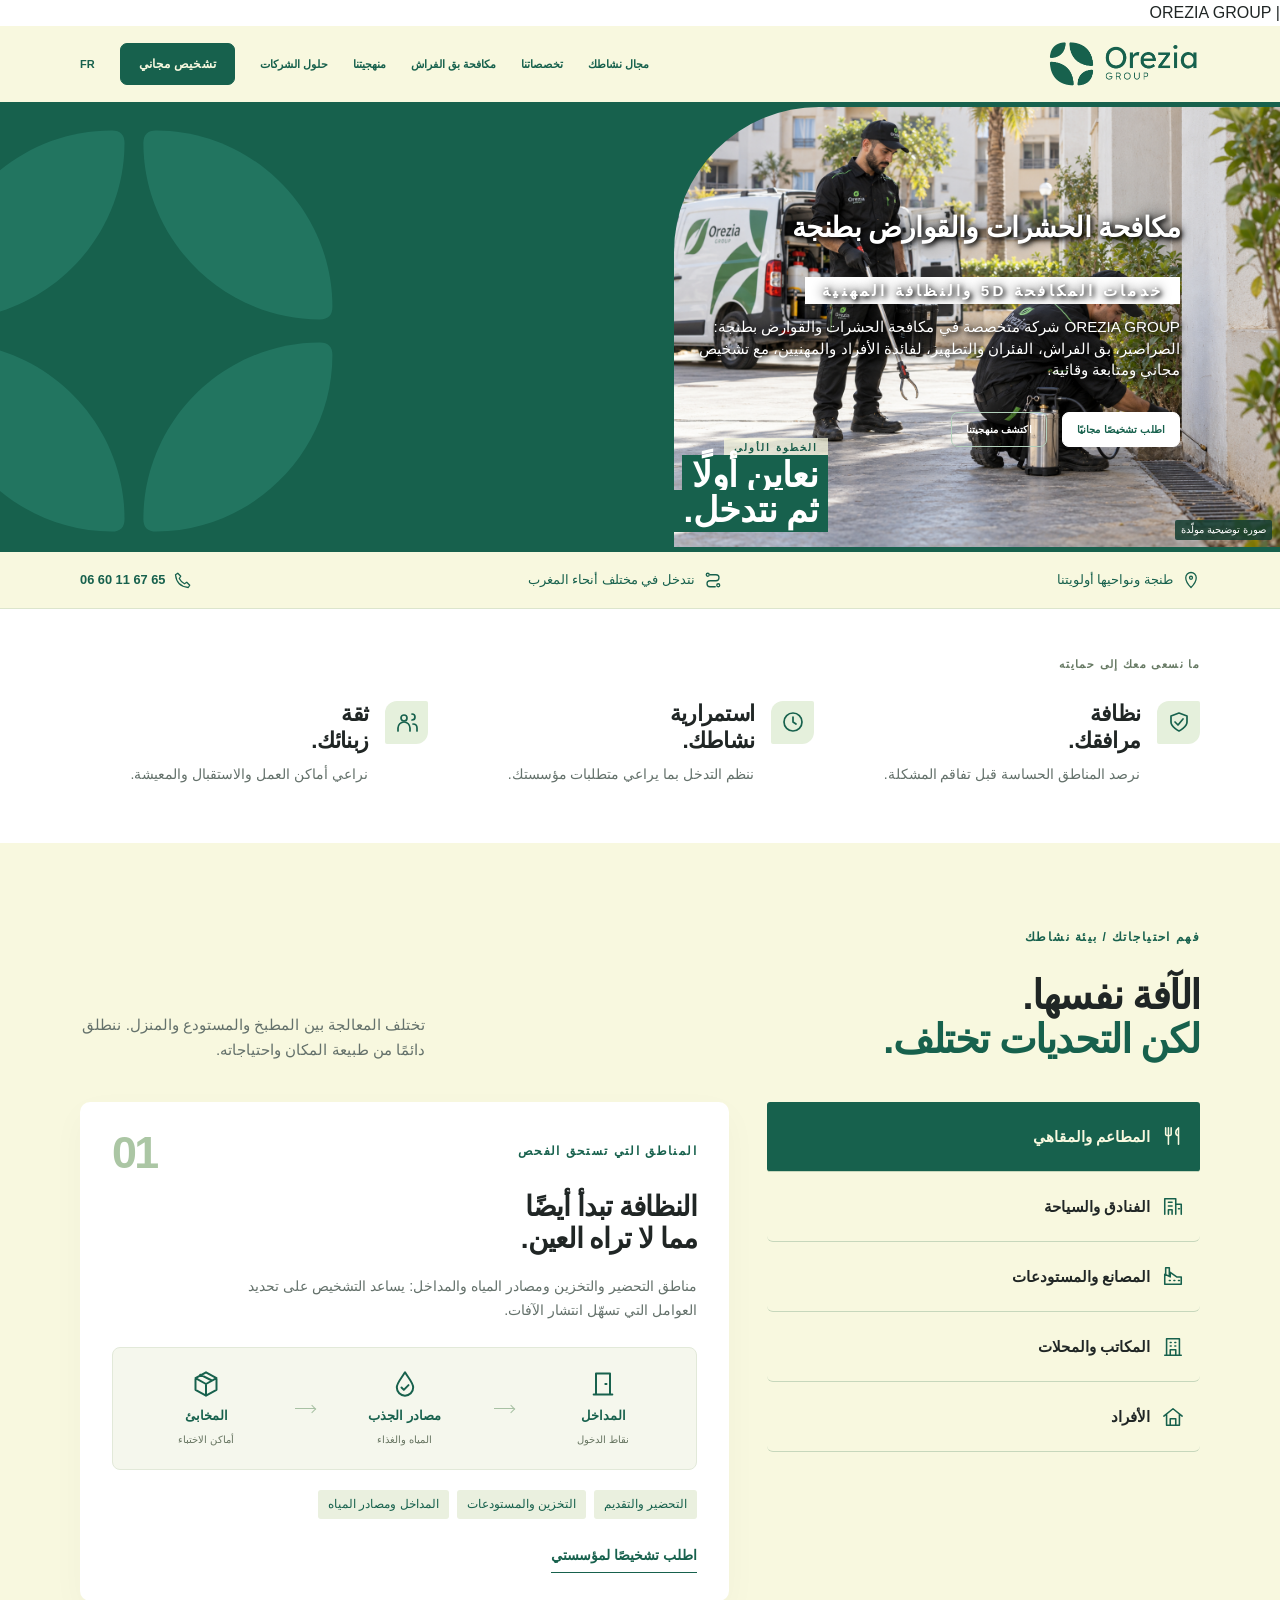
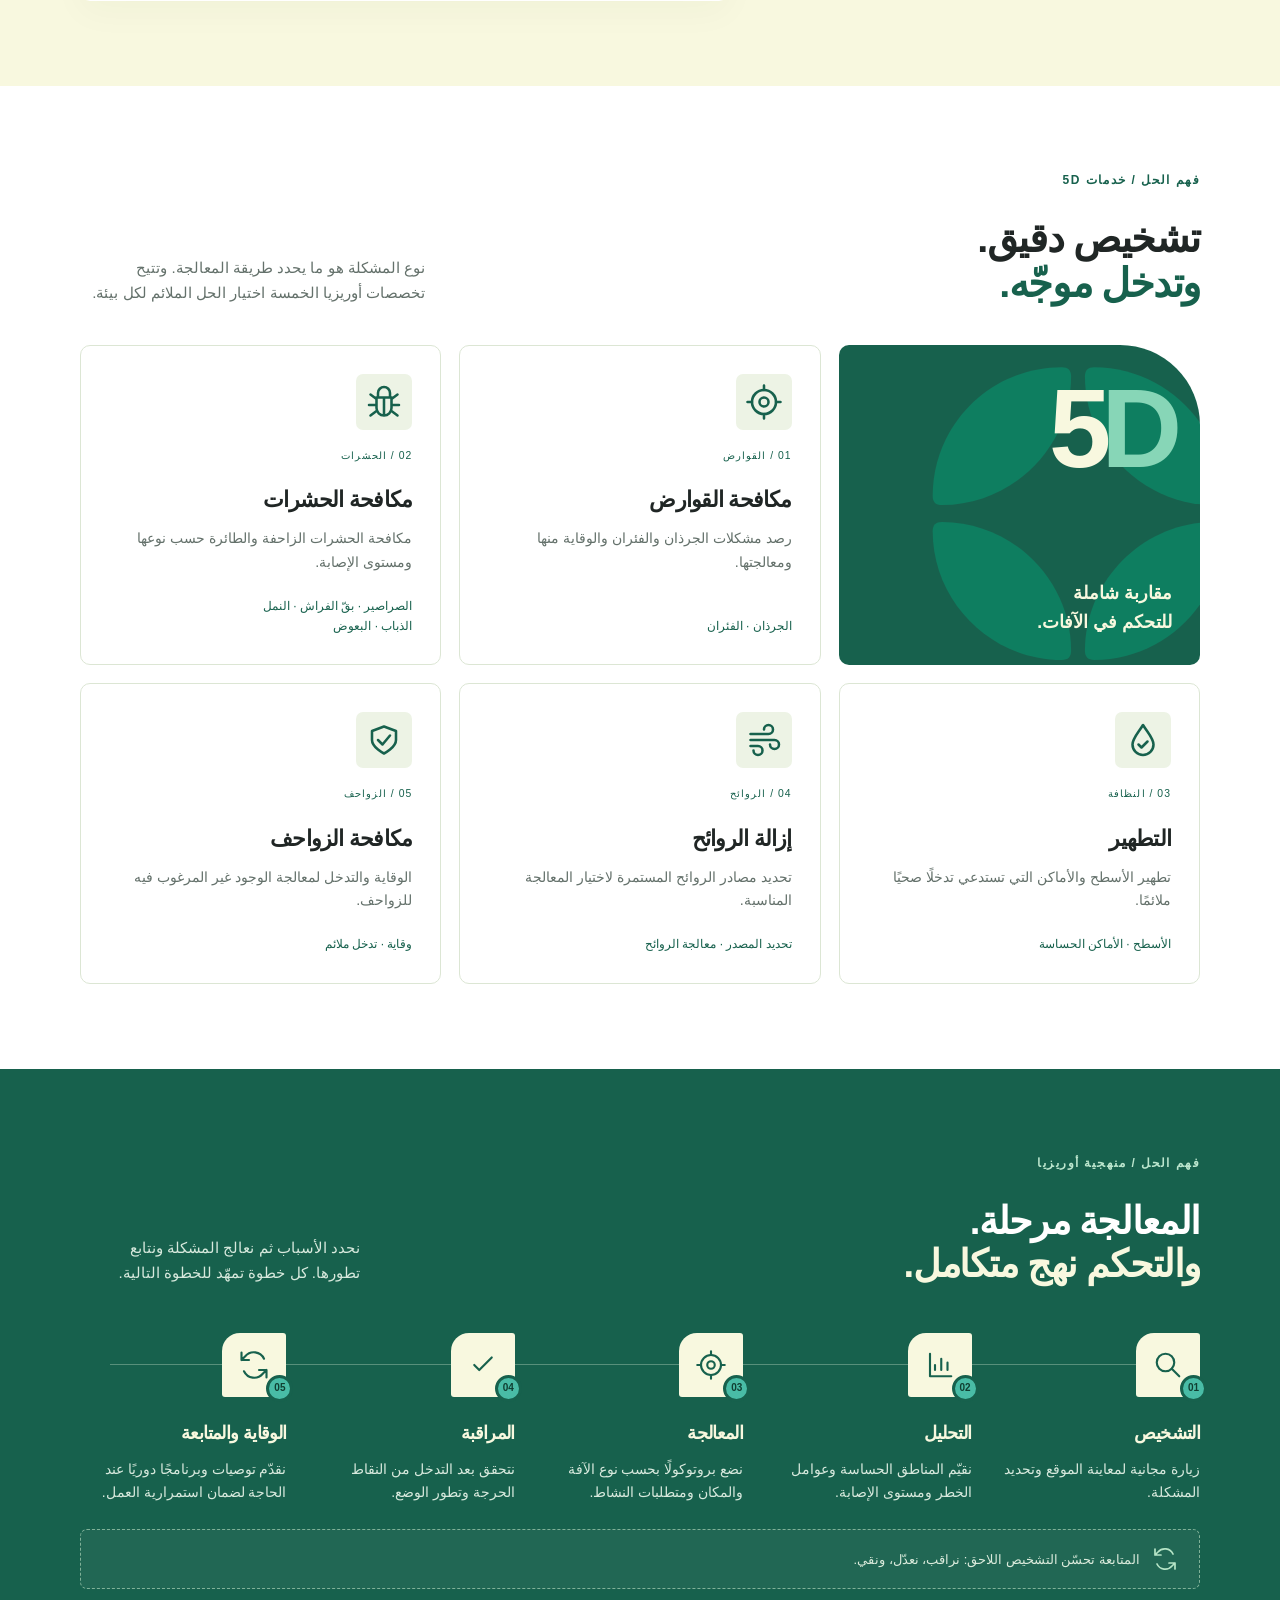
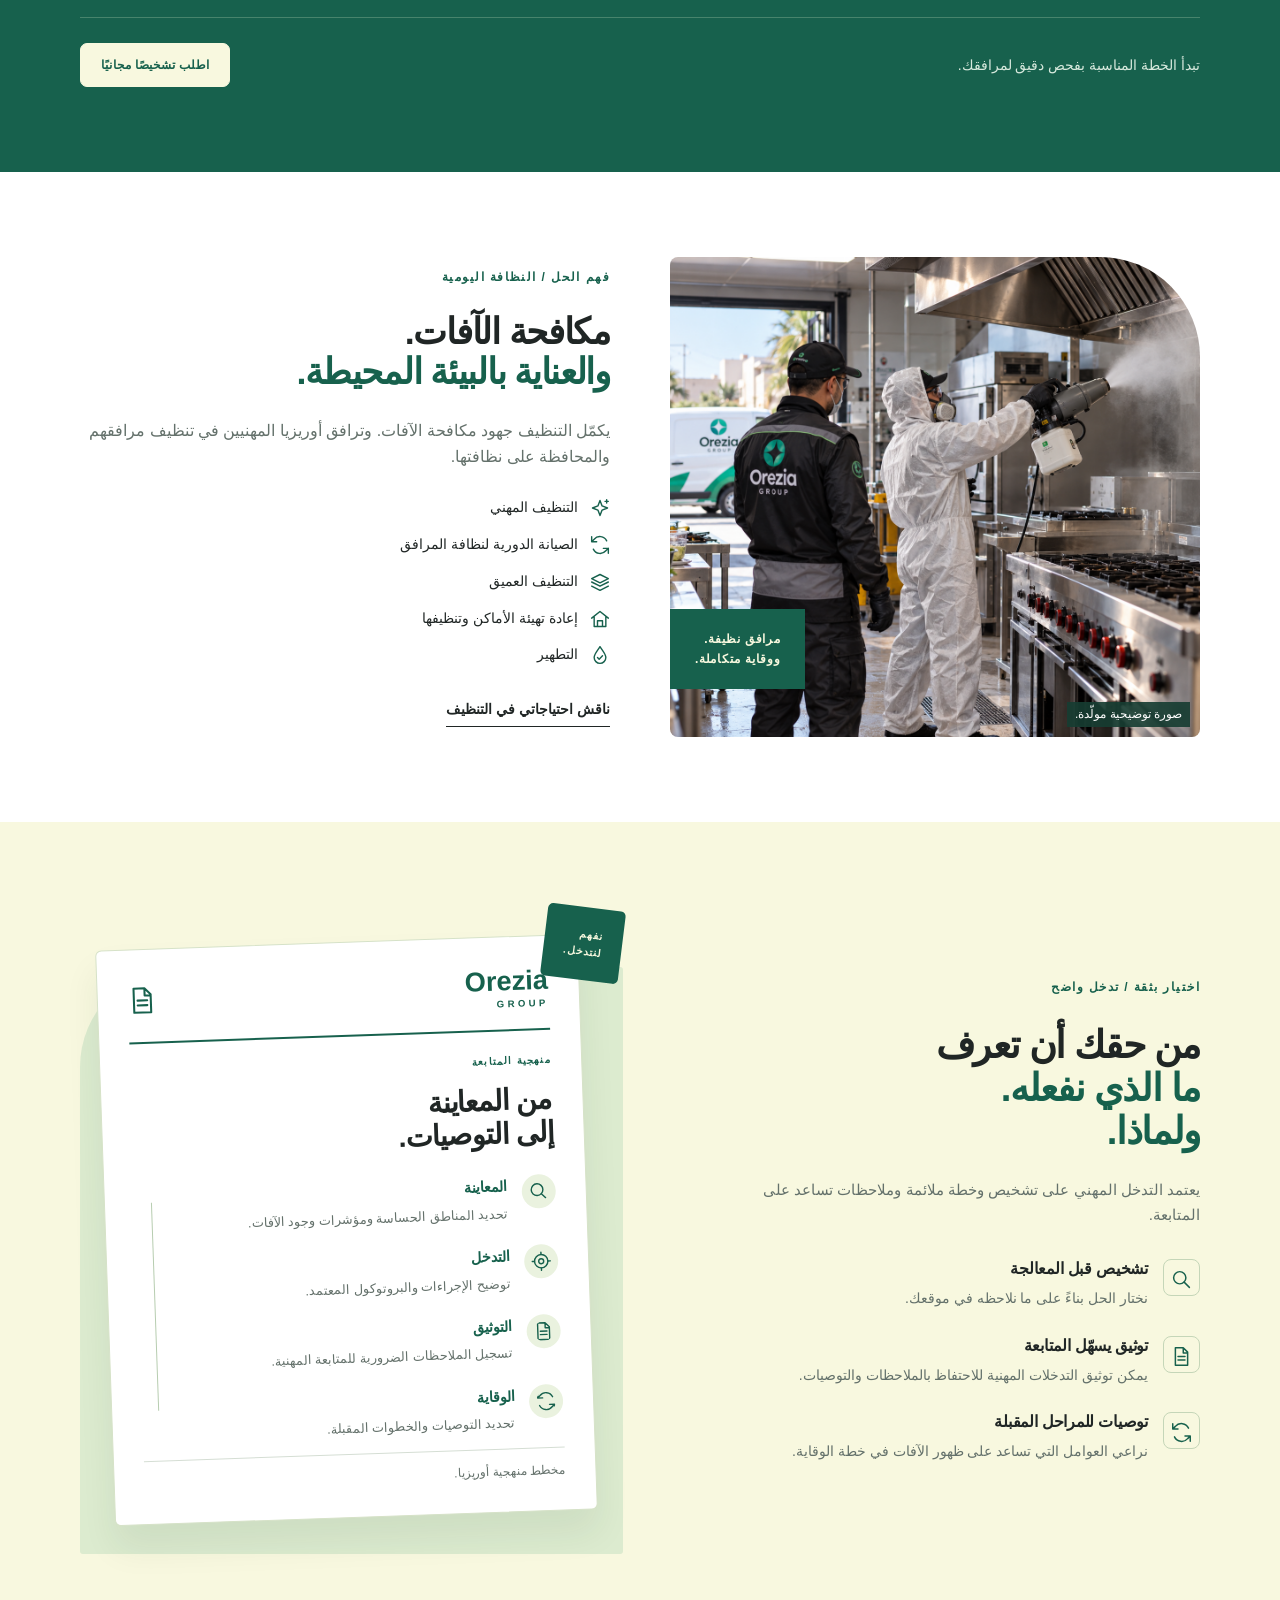
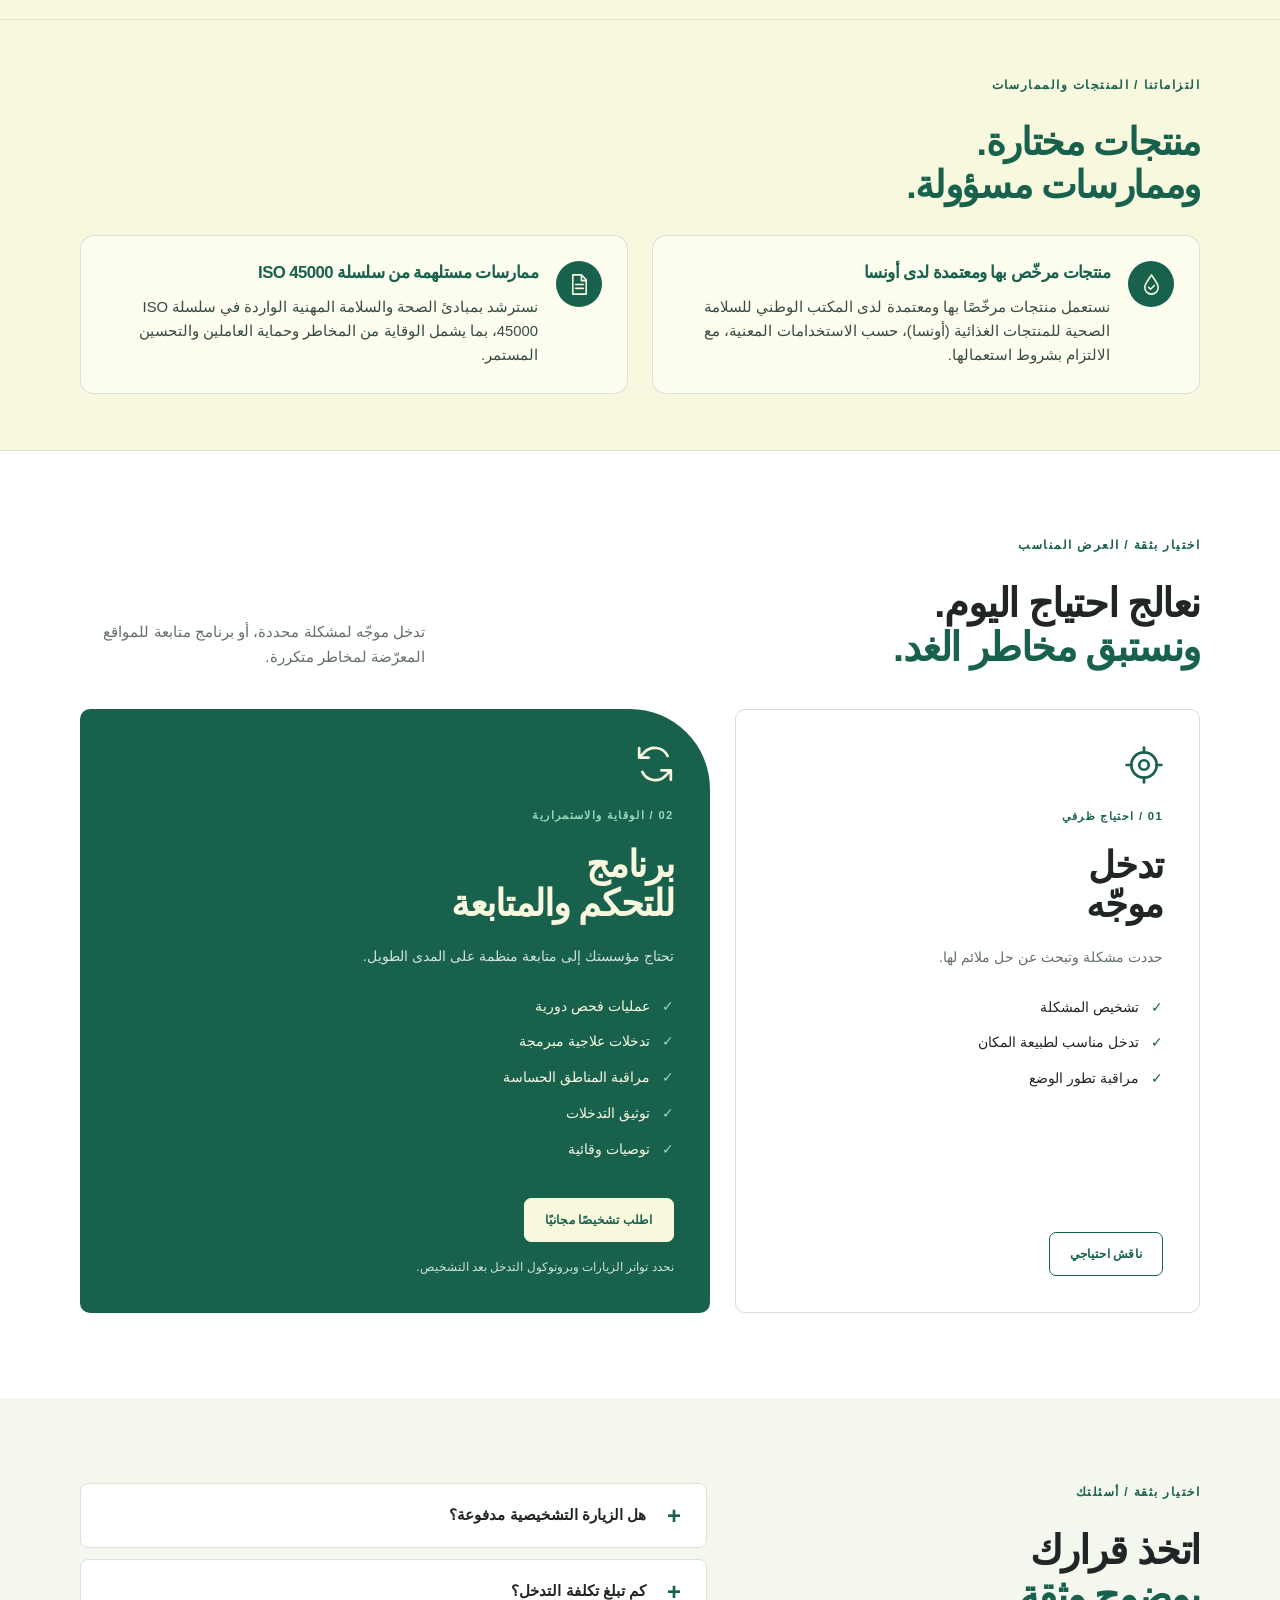
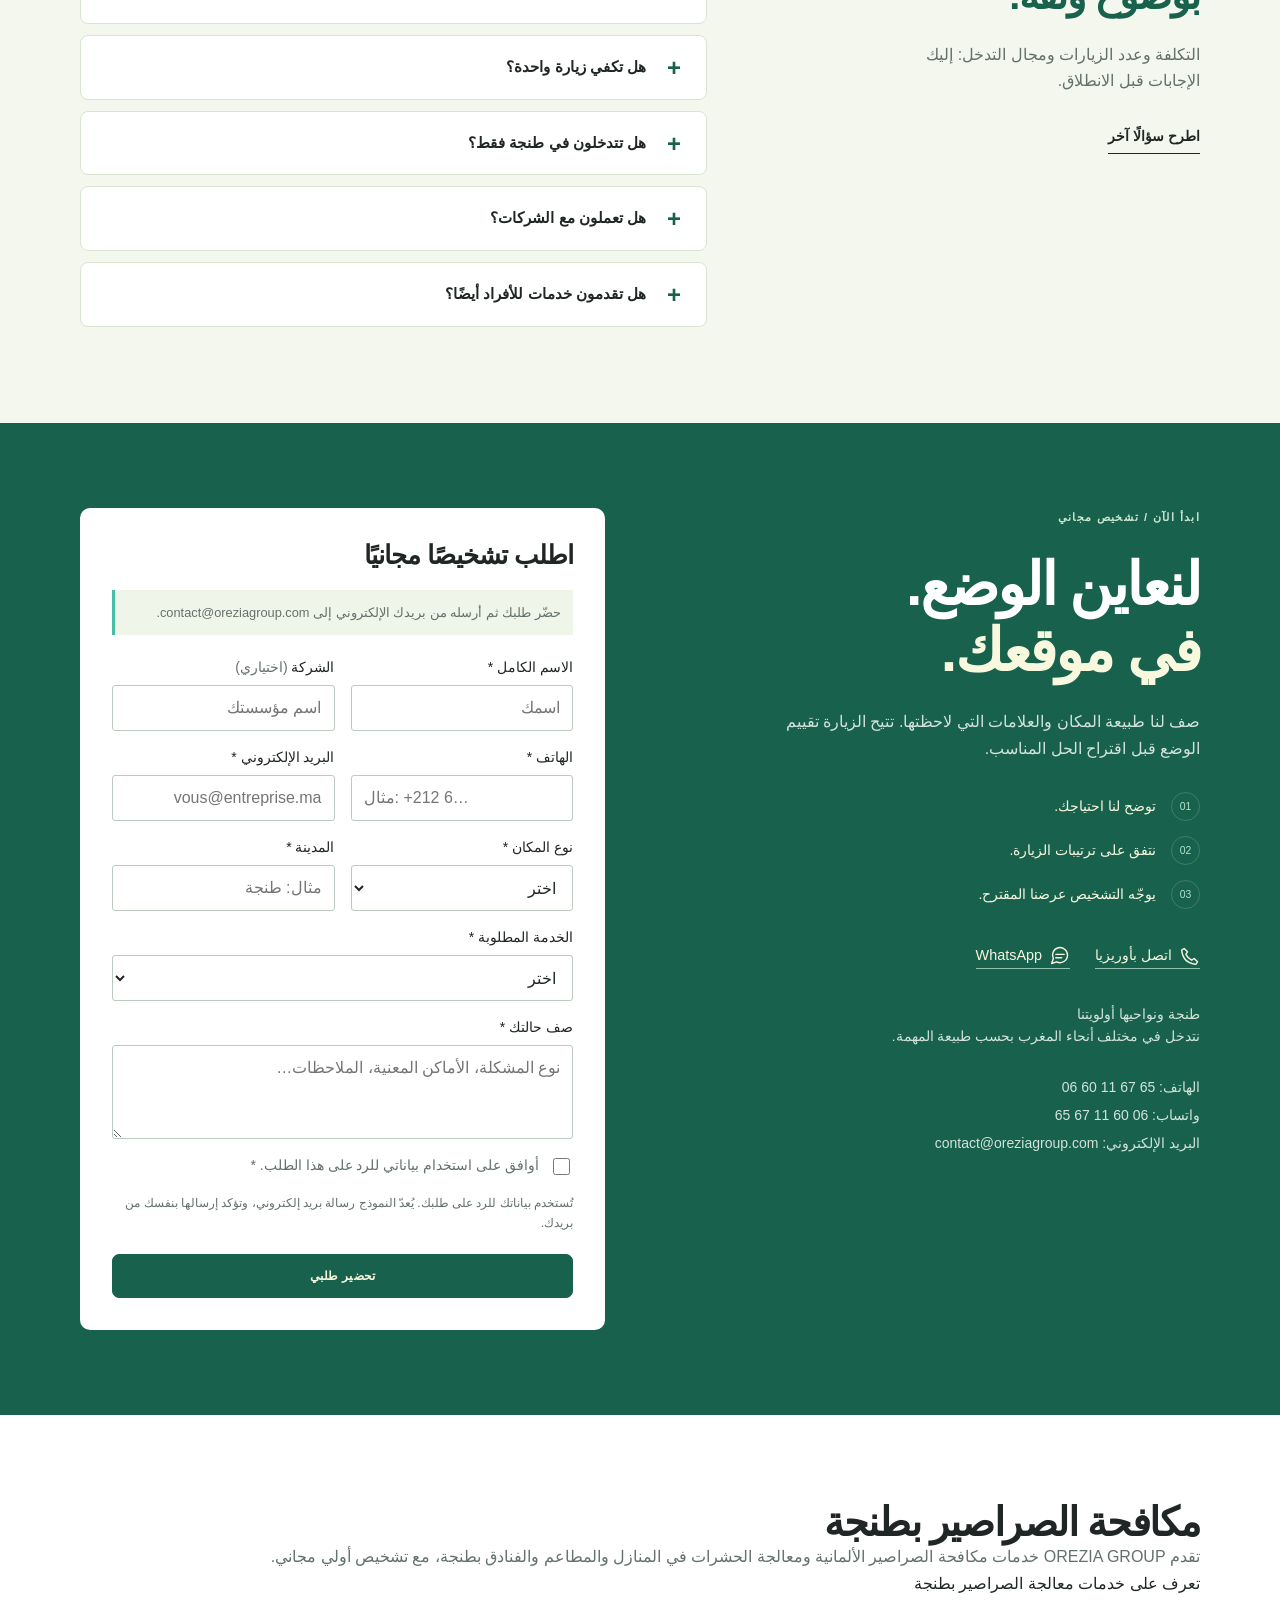
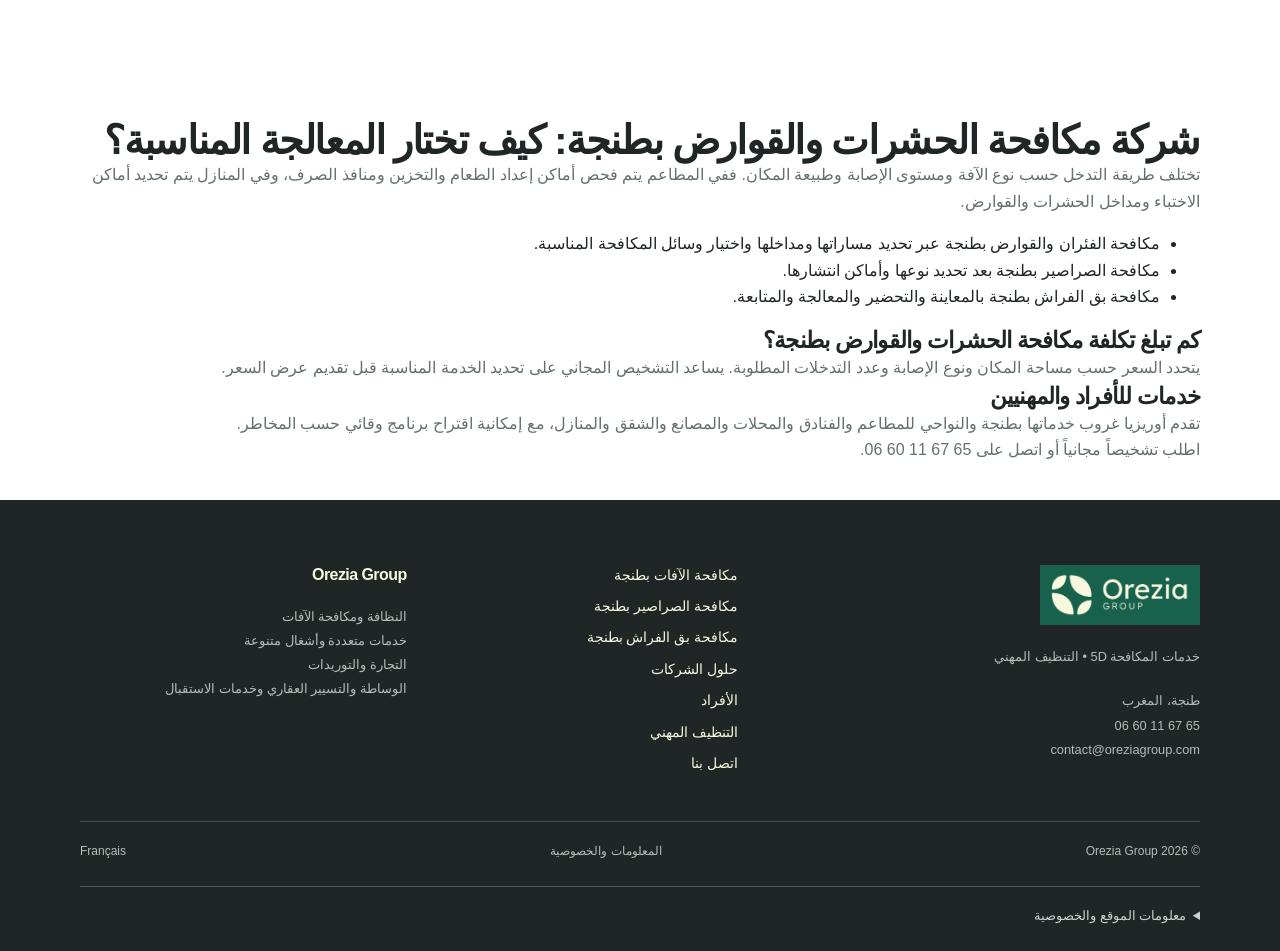
<file: ar.html>
<!doctype html>
<html dir="rtl" lang="ar">
<head><meta charset="utf-8"/><meta content="width=device-width,initial-scale=1" name="viewport"/><title>مكافحة الحشرات والقوارض بطنجة | OREZIA GROUP</title> | OREZIA GROUP</title><meta name="description" content="مكافحة الحشرات والقوارض بطنجة مع أوريزيا غروب: الصراصير، بق الفراش، الفئران والتطهير. تشخيص مجاني للأفراد والمهنيين."><meta content="#17614d" name="theme-color"/><link href="assets/symbole.png" rel="icon"/><link href="site.css?v=final-3" rel="stylesheet"/><script defer="" src="config.js?v=final-3"></script><script defer="" src="script.js?v=final-3"></script><style>
.orezia-engagements{padding:56px 0;background:#f8f8df;border-top:1px solid #17614d20;border-bottom:1px solid #17614d20;color:#17614d}
.orezia-engagements h2{font-size:clamp(1.65rem,3vw,2.35rem);margin:0 0 28px;line-height:1.15}
.orezia-engagements-grid{display:grid;grid-template-columns:1fr 1fr;gap:24px}
.orezia-engagements-grid article{display:flex;gap:18px;padding:25px;border:1px solid #17614d28;border-radius:14px;background:#ffffff80}
.orezia-engagements-icon{display:grid;place-items:center;flex-shrink:0;width:46px;height:46px;border-radius:50%;background:#17614d;color:#f8f8df}
.orezia-engagements-icon .icon{width:23px;height:23px}
.orezia-engagements h3{font-size:1.05rem;line-height:1.4;margin:0 0 10px}
.orezia-engagements article p{font-size:.925rem;line-height:1.65;margin:0;color:#354b43}
@media(max-width:700px){.orezia-engagements{padding:40px 0}.orezia-engagements-grid{grid-template-columns:1fr;gap:16px}.orezia-engagements-grid article{padding:20px;gap:14px}}

/* Direction du texte uniquement; charte graphique française conservée */
html[lang="ar"] body { direction: rtl; text-align: right; font-family: Tahoma, Arial, sans-serif; }
html[lang="ar"] input[type="email"], html[lang="ar"] input[type="tel"], html[lang="ar"] a[href^="tel:"], html[lang="ar"] a[href^="mailto:"] { unicode-bidi: plaintext; }
html[lang="ar"] .report-top strong, html[lang="ar"] .five-d, html[lang="ar"] .sector-order, html[lang="ar"] #sector-number { direction: ltr; }
html[lang="ar"] .language-link { direction: ltr; }
html[lang="ar"] .hero-copy h1,
html[lang="ar"] .hero-copy h1 * {
  font-size: 28px !important;
  line-height: 1.4 !important;
  max-width: 100% !important;
}
  html[lang="ar"] .hero-copy {
  background: transparent !important;
  padding: 20px !important;
  border-radius: 12px;
}

html[lang="ar"] .hero-copy h1,
html[lang="ar"] .hero-copy p {
  color: #ffffff !important;
  text-shadow: 2px 2px 5px #000000,
               0 0 12px #000000 !important;
}
html[lang="ar"] .hero-copy .hero-statement,
html[lang="ar"] .hero-copy .hero-statement * {
  font-size: 26px !important;
  line-height: 1.4 !important;
  }
</style>
<link href="https://oreziagroup.com/ar.html" rel="canonical"/><link href="https://oreziagroup.com/" hreflang="x-default" rel="alternate"/><link href="https://oreziagroup.com/" hreflang="fr-MA" rel="alternate"/><link href="https://oreziagroup.com/ar.html" hreflang="ar-MA" rel="alternate"/>
<script type="application/ld+json">{
  "@context": "https://schema.org",
  "@type": "LocalBusiness",
  "@id": "https://oreziagroup.com/#business",
  "name": "OREZIA GROUP",
  "url": "https://oreziagroup.com/",
  "logo": "https://oreziagroup.com/assets/logo.png",
  "image": "https://oreziagroup.com/assets/inspection-illustration.png",
  "telephone": "+212660116765",
  "email": "contact@oreziagroup.com",
  "description": "شركة أوريزيا غروب متخصصة في مكافحة القوارض والحشرات والتطهير وإزالة الروائح ومكافحة الزواحف وخدمات النظافة المهنية بطنجة والمغرب.",
  "address": {
    "@type": "PostalAddress",
    "addressLocality": "Tanger",
    "addressRegion": "Tanger-Tétouan-Al Hoceïma",
    "addressCountry": "MA"
  },
  "areaServed": [
    {
      "@type": "City",
      "name": "Tanger"
    },
    {
      "@type": "AdministrativeArea",
      "name": "Tanger-Tétouan-Al Hoceïma"
    },
    {
      "@type": "Country",
      "name": "Maroc"
    }
  ]
}</script>
<meta property="og:title" content="مكافحة الحشرات والقوارض بطنجة | OREZIA GROUP">
<meta property="og:description" content="مكافحة الحشرات والقوارض بطنجة مع أوريزيا غروب: الصراصير، بق الفراش، الفئران والتطهير. تشخيص مجاني للأفراد والمهنيين.">
<meta property="og:url" content="https://oreziagroup.com/ar.html">
<meta property="og:site_name" content="OREZIA GROUP">
<meta property="og:type" content="website">
<meta property="og:locale" content="ar_MA">
<script type="application/ld+json">{
  "@context": "https://schema.org",
  "@type": "WebSite",
  "@id": "https://oreziagroup.com/#website",
  "url": "https://oreziagroup.com/",
  "name": "OREZIA GROUP",
  "inLanguage": [
    "fr-MA",
    "ar-MA"
  ],
  "publisher": {
    "@id": "https://oreziagroup.com/#business"
  }
}</script>
</head>
<body><svg aria-hidden="true" class="svg-defs" xmlns="http://www.w3.org/2000/svg"><defs><filter color-interpolation-filters="sRGB" id="brand-on-cream"><fecolormatrix type="matrix" values="-1 0 0 0 1.062745 0 -1 0 0 1.352941 0 0 -1 0 1.176471 0 0 0 1 0"></fecolormatrix></filter><symbol id="i-shield" viewbox="0 0 24 24"><path d="M12 3 4 6v6c0 5 8 9 8 9s8-4 8-9V6Z"></path><path d="m8 12 3 3 5-6"></path></symbol><symbol id="i-clock" viewbox="0 0 24 24"><circle cx="12" cy="12" r="9"></circle><path d="M12 7v5l3 2"></path></symbol><symbol id="i-people" viewbox="0 0 24 24"><circle cx="9" cy="8" r="3"></circle><path d="M3 21v-3a6 6 0 0 1 12 0v3m2-17a3 3 0 0 1 0 6m1 4c3 0 4 2 4 4v3"></path></symbol><symbol id="i-restaurant" viewbox="0 0 24 24"><path d="M4 3v7c0 2 6 2 6 0V3M7 3v18m11 0V3c-4 3-4 8 0 9"></path></symbol><symbol id="i-hotel" viewbox="0 0 24 24"><path d="M3 21V4h12v17M15 10h6v11M7 8h4M7 12h4M7 21v-5h4v5m7-6h1"></path></symbol><symbol id="i-factory" viewbox="0 0 24 24"><path d="M3 21V10l6 3V8l7 5h5v8ZM4 10V3h4v9m0 5h1m4 0h1m4 0h1"></path></symbol><symbol id="i-building" viewbox="0 0 24 24"><path d="M3 21h18M5 21V3h14v18M9 7h1m4 0h1M9 11h1m4 0h1M9 21v-6h6v6"></path></symbol><symbol id="i-home" viewbox="0 0 24 24"><path d="m2 11 10-8 10 8M5 9v12h14V9M9 21v-7h6v7"></path></symbol><symbol id="i-target" viewbox="0 0 24 24"><circle cx="12" cy="12" r="8"></circle><circle cx="12" cy="12" r="3"></circle><path d="M12 1v3m0 16v3M1 12h3m16 0h3"></path></symbol><symbol id="i-bug" viewbox="0 0 24 24"><path d="M8 9V6a4 4 0 0 1 8 0v3M7 9h10v7a5 5 0 0 1-10 0Zm5 0v12M3 7l4 3m10 0 4-3M2 14h5m10 0h5M3 21l4-3m10 0 4 3"></path></symbol><symbol id="i-drop" viewbox="0 0 24 24"><path d="M12 2C9 7 5 11 5 15a7 7 0 0 0 14 0c0-4-4-8-7-13Z"></path><path d="m9 15 2 2 4-4"></path></symbol><symbol id="i-wind" viewbox="0 0 24 24"><path d="M3 8h12a3 3 0 1 0-3-3M3 12h16a3 3 0 1 1-3 3M3 16h5a3 3 0 1 1-3 3"></path></symbol><symbol id="i-leaf" viewbox="0 0 24 24"><path d="M20 3C7 2 2 9 6 16c7 4 14-1 14-13ZM3 21 15 9"></path></symbol><symbol id="i-search" viewbox="0 0 24 24"><circle cx="10" cy="10" r="7"></circle><path d="m15 15 6 6"></path></symbol><symbol id="i-chart" viewbox="0 0 24 24"><path d="M4 3v18h17M8 16v-4m5 4V7m5 9v-6"></path></symbol><symbol id="i-check" viewbox="0 0 24 24"><path d="m5 12 4 4L19 6"></path></symbol><symbol id="i-cycle" viewbox="0 0 24 24"><path d="M20 7a9 9 0 0 0-15-2L2 8m0-6v6h6m-4 9a9 9 0 0 0 15 2l3-3m0 6v-6h-6"></path></symbol><symbol id="i-document" viewbox="0 0 24 24"><path d="M14 2H5v20h14V7ZM14 2v6h5M8 12h8m-8 4h8"></path></symbol><symbol id="i-pin" viewbox="0 0 24 24"><path d="M19 9c0 6-7 13-7 13S5 15 5 9a7 7 0 1 1 14 0Z"></path><circle cx="12" cy="9" r="2"></circle></symbol><symbol id="i-phone" viewbox="0 0 24 24"><path d="m5 3 4 4-2 3a16 16 0 0 0 7 7l3-2 4 4-2 3C9 21 3 15 2 5Z"></path></symbol><symbol id="i-mail" viewbox="0 0 24 24"><rect height="14" rx="2" width="18" x="3" y="5"></rect><path d="m3 6 9 7 9-7"></path></symbol><symbol id="i-message" viewbox="0 0 24 24"><path d="M21 11a9 9 0 0 1-13 8l-6 2 2-6a9 9 0 1 1 17-4Z"></path><path d="M7 10h10m-10 4h7"></path></symbol><symbol id="i-sparkles" viewbox="0 0 24 24"><path d="m12 3 2.5 6.5L21 12l-6.5 2.5L12 21l-2.5-6.5L3 12l6.5-2.5ZM20 2v4m-2-2h4"></path></symbol><symbol id="i-layers" viewbox="0 0 24 24"><path d="m12 3 10 5-10 5L2 8Zm-10 9 10 5 10-5M2 17l10 5 10-5"></path></symbol><symbol id="i-route" viewbox="0 0 24 24"><circle cx="5" cy="5" r="2"></circle><circle cx="19" cy="19" r="2"></circle><path d="M8 5h8a4 4 0 0 1 0 8H8a4 4 0 0 0 0 8h7"></path></symbol><symbol id="i-door" viewbox="0 0 24 24"><path d="M4 21h16M6 21V3h12v18M14 12h1"></path></symbol><symbol id="i-box" viewbox="0 0 24 24"><path d="m12 2 9 5v10l-9 5-9-5V7Zm-9 5 9 5 9-5M12 12v10m-5-18 10 5"></path></symbol></defs></svg>
<a class="skip" href="#contenu">الانتقال إلى المحتوى</a>
<header><div class="wrap header"><a aria-label="أوريزيا غروب، الصفحة الرئيسية" class="brand" href="#"><img alt="Orezia Group" height="191" src="assets/logo.png" width="603"/></a><button aria-controls="navigation" aria-expanded="false" class="menu-toggle">القائمة <span aria-hidden="true">☰</span></button><nav aria-label="قائمة التنقل الرئيسية" id="navigation"><a href="#environnements">مجال نشاطك</a><a href="#expertise">تخصصاتنا</a>
<a href="/ar-punaises-de-lit-tanger.html">مكافحة بق الفراش</a><a href="#methode">منهجيتنا</a><a href="#entreprises">حلول الشركات</a><a class="button small" href="#contact">تشخيص مجاني</a><a class="language-link" href="/" lang="fr">FR</a></nav></div></header>
<main id="contenu">
<!-- ACCA 1 : Attention — enjeu concret et promesse de démarche. -->
<section class="hero"><div aria-hidden="true" class="hero-pattern"></div><div class="hero-inner wrap"><div class="hero-copy"><h1>مكافحة الحشرات والقوارض بطنجة</h1><p class="hero-kicker">خدمات المكافحة 5D والنظافة المهنية</p><p class="hero-description">OREZIA GROUP شركة متخصصة في مكافحة الحشرات والقوارض بطنجة: الصراصير، بق الفراش، الفئران والتطهير، لفائدة الأفراد والمهنيين، مع تشخيص مجاني ومتابعة وقائية.</p><div class="actions"><a class="button light" href="#contact">اطلب تشخيصًا مجانيًا</a><a class="button hero-secondary" href="#methode">اكتشف منهجيتنا</a></div></div><figure class="hero-visual"><img alt="فحص مطبخ مهني بمدينة طنجة" fetchpriority="high" height="1024" src="assets/inspection-illustration.png" width="1536"/><div class="image-label"><span>الخطوة الأولى</span><strong><span>نعاين أولًا</span><br/><span>ثم نتدخل.</span></strong></div><figcaption>صورة توضيحية مولّدة</figcaption></figure></div></section>
<div class="territory-bar"><div class="wrap"><span><svg aria-hidden="true" class="icon" focusable="false" viewbox="0 0 24 24"><use href="#i-pin"></use></svg> طنجة ونواحيها أولويتنا</span><span><svg aria-hidden="true" class="icon" focusable="false" viewbox="0 0 24 24"><use href="#i-route"></use></svg> نتدخل في مختلف أنحاء المغرب</span><a href="tel:+212660116765"><svg aria-hidden="true" class="icon" focusable="false" viewbox="0 0 24 24"><use href="#i-phone"></use></svg> 06 60 11 67 65</a></div></div>
<section class="stakes wrap"><p class="eyebrow">ما نسعى معك إلى حمايته</p><div class="stakes-grid"><article><span class="icon-tile"><svg aria-hidden="true" class="icon" focusable="false" viewbox="0 0 24 24"><use href="#i-shield"></use></svg></span><h2>نظافة<br/>مرافقك.</h2><p>نرصد المناطق الحساسة قبل تفاقم المشكلة.</p></article><article><span class="icon-tile"><svg aria-hidden="true" class="icon" focusable="false" viewbox="0 0 24 24"><use href="#i-clock"></use></svg></span><h2>استمرارية<br/>نشاطك.</h2><p>ننظم التدخل بما يراعي متطلبات مؤسستك.</p></article><article><span class="icon-tile"><svg aria-hidden="true" class="icon" focusable="false" viewbox="0 0 24 24"><use href="#i-people"></use></svg></span><h2>ثقة<br/>زبنائك.</h2><p>نراعي أماكن العمل والاستقبال والمعيشة.</p></article></div></section>
<!-- ACCA 2 : Compréhension — contexte, réponse adaptée et protocole. -->
<section class="environments section" id="environnements"><div class="wrap"><div class="section-heading"><div><p class="eyebrow">فهم احتياجاتك / بيئة نشاطك</p><h2>الآفة نفسها.<br/><em>لكن التحديات تختلف.</em></h2></div><p>تختلف المعالجة بين المطبخ والمستودع والمنزل. ننطلق دائمًا من طبيعة المكان واحتياجاته.</p></div><div class="sector-layout"><div aria-label="اختر مجال نشاطك" aria-orientation="vertical" class="sector-nav" role="tablist"><button aria-controls="sector-panel" aria-selected="true" data-sector="0" id="sector-tab-0" role="tab" type="button"><svg aria-hidden="true" class="icon" focusable="false" viewbox="0 0 24 24"><use href="#i-restaurant"></use></svg><span class="sector-order">01</span> المطاعم والمقاهي</button><button aria-controls="sector-panel" aria-selected="false" data-sector="1" id="sector-tab-1" role="tab" tabindex="-1" type="button"><svg aria-hidden="true" class="icon" focusable="false" viewbox="0 0 24 24"><use href="#i-hotel"></use></svg><span class="sector-order">02</span> الفنادق والسياحة</button><button aria-controls="sector-panel" aria-selected="false" data-sector="2" id="sector-tab-2" role="tab" tabindex="-1" type="button"><svg aria-hidden="true" class="icon" focusable="false" viewbox="0 0 24 24"><use href="#i-factory"></use></svg><span class="sector-order">03</span> المصانع والمستودعات</button><button aria-controls="sector-panel" aria-selected="false" data-sector="3" id="sector-tab-3" role="tab" tabindex="-1" type="button"><svg aria-hidden="true" class="icon" focusable="false" viewbox="0 0 24 24"><use href="#i-building"></use></svg><span class="sector-order">04</span> المكاتب والمحلات</button><button aria-controls="sector-panel" aria-selected="false" data-sector="4" id="particuliers" role="tab" tabindex="-1" type="button"><svg aria-hidden="true" class="icon" focusable="false" viewbox="0 0 24 24"><use href="#i-home"></use></svg><span class="sector-order">05</span> الأفراد</button></div><div aria-labelledby="sector-tab-0" class="sector-panel" id="sector-panel" role="tabpanel" tabindex="0"><div class="sector-panel-top"><span class="eyebrow">المناطق التي تستحق الفحص</span><span aria-hidden="true" id="sector-number">01</span></div><h3 id="sector-title">النظافة تبدأ أيضًا<br/>مما لا تراه العين.</h3><p id="sector-description">مناطق التحضير والتخزين ومصادر المياه والمداخل: يساعد التشخيص على تحديد العوامل التي تسهّل انتشار الآفات.</p><div aria-label="ثلاث نقاط أساسية في التشخيص" class="risk-diagram"><div><svg aria-hidden="true" class="icon" focusable="false" viewbox="0 0 24 24"><use href="#i-door"></use></svg><strong>المداخل</strong><span>نقاط الدخول</span></div><span aria-hidden="true" class="diagram-connector"></span><div><svg aria-hidden="true" class="icon" focusable="false" viewbox="0 0 24 24"><use href="#i-drop"></use></svg><strong>مصادر الجذب</strong><span>المياه والغذاء</span></div><span aria-hidden="true" class="diagram-connector"></span><div><svg aria-hidden="true" class="icon" focusable="false" viewbox="0 0 24 24"><use href="#i-box"></use></svg><strong>المخابئ</strong><span>أماكن الاختباء</span></div></div><ul id="sector-points"><li>التحضير والتقديم</li><li>التخزين والمستودعات</li><li>المداخل ومصادر المياه</li></ul><a class="text-link" data-environment="Restaurants &amp; cafés" href="#contact" id="sector-cta">اطلب تشخيصًا لمؤسستي</a></div></div></div></section>
<section class="expertise section" id="expertise"><div class="wrap"><div class="section-heading"><div><p class="eyebrow">فهم الحل / خدمات 5D</p><h2>تشخيص دقيق.<br/><em>وتدخل موجّه.</em></h2></div><p>نوع المشكلة هو ما يحدد طريقة المعالجة. وتتيح تخصصات أوريزيا الخمسة اختيار الحل الملائم لكل بيئة.</p></div><div class="expertise-grid"><article class="expertise-intro"><span class="five-d">5<span>D</span></span><p>مقاربة شاملة<br/>للتحكم في الآفات.</p><img alt="" aria-hidden="true" height="160" src="assets/symbole.png" width="185"/></article><article><div class="expertise-top"><svg aria-hidden="true" class="icon" focusable="false" viewbox="0 0 24 24"><use href="#i-target"></use></svg><span class="expertise-number">01 / القوارض</span></div><h3>مكافحة القوارض</h3><p>رصد مشكلات الجرذان والفئران والوقاية منها ومعالجتها.</p><span class="expertise-detail">الجرذان · الفئران</span></article><article><div class="expertise-top"><svg aria-hidden="true" class="icon" focusable="false" viewbox="0 0 24 24"><use href="#i-bug"></use></svg><span class="expertise-number">02 / الحشرات</span></div><h3>مكافحة الحشرات</h3><p>مكافحة الحشرات الزاحفة والطائرة حسب نوعها ومستوى الإصابة.</p><span class="expertise-detail">الصراصير · بقّ الفراش · النمل<br/>الذباب · البعوض</span></article><article><div class="expertise-top"><svg aria-hidden="true" class="icon" focusable="false" viewbox="0 0 24 24"><use href="#i-drop"></use></svg><span class="expertise-number">03 / النظافة</span></div><h3>التطهير</h3><p>تطهير الأسطح والأماكن التي تستدعي تدخلًا صحيًا ملائمًا.</p><span class="expertise-detail">الأسطح · الأماكن الحساسة</span></article><article><div class="expertise-top"><svg aria-hidden="true" class="icon" focusable="false" viewbox="0 0 24 24"><use href="#i-wind"></use></svg><span class="expertise-number">04 / الروائح</span></div><h3>إزالة الروائح</h3><p>تحديد مصادر الروائح المستمرة لاختيار المعالجة المناسبة.</p><span class="expertise-detail">تحديد المصدر · معالجة الروائح</span></article><article><div class="expertise-top"><svg aria-hidden="true" class="icon" focusable="false" viewbox="0 0 24 24"><use href="#i-shield"></use></svg><span class="expertise-number">05 / الزواحف</span></div><h3>مكافحة الزواحف</h3><p>الوقاية والتدخل لمعالجة الوجود غير المرغوب فيه للزواحف.</p><span class="expertise-detail">وقاية · تدخل ملائم</span></article></div></div></section>
<section class="method section" id="methode"><div class="wrap"><div class="method-title"><div><p class="eyebrow">فهم الحل / منهجية أوريزيا</p><h2>المعالجة مرحلة.<br/><em>والتحكم نهج متكامل.</em></h2></div><p>نحدد الأسباب ثم نعالج المشكلة ونتابع تطورها. كل خطوة تمهّد للخطوة التالية.</p></div><ol class="steps"><li><div class="step-node"><svg aria-hidden="true" class="icon" focusable="false" viewbox="0 0 24 24"><use href="#i-search"></use></svg><span>01</span></div><h3>التشخيص</h3><p>زيارة مجانية لمعاينة الموقع وتحديد المشكلة.</p></li><li><div class="step-node"><svg aria-hidden="true" class="icon" focusable="false" viewbox="0 0 24 24"><use href="#i-chart"></use></svg><span>02</span></div><h3>التحليل</h3><p>نقيّم المناطق الحساسة وعوامل الخطر ومستوى الإصابة.</p></li><li><div class="step-node"><svg aria-hidden="true" class="icon" focusable="false" viewbox="0 0 24 24"><use href="#i-target"></use></svg><span>03</span></div><h3>المعالجة</h3><p>نضع بروتوكولًا بحسب نوع الآفة والمكان ومتطلبات النشاط.</p></li><li><div class="step-node"><svg aria-hidden="true" class="icon" focusable="false" viewbox="0 0 24 24"><use href="#i-check"></use></svg><span>04</span></div><h3>المراقبة</h3><p>نتحقق بعد التدخل من النقاط الحرجة وتطور الوضع.</p></li><li><div class="step-node"><svg aria-hidden="true" class="icon" focusable="false" viewbox="0 0 24 24"><use href="#i-cycle"></use></svg><span>05</span></div><h3>الوقاية والمتابعة</h3><p>نقدّم توصيات وبرنامجًا دوريًا عند الحاجة لضمان استمرارية العمل.</p></li></ol><div class="follow-line"><svg aria-hidden="true" class="icon" focusable="false" viewbox="0 0 24 24"><use href="#i-cycle"></use></svg><span>المتابعة تحسّن التشخيص اللاحق: نراقب، نعدّل، ونقي.</span></div><div class="method-foot"><p>تبدأ الخطة المناسبة بفحص دقيق لمرافقك.</p><a class="button light" href="#contact">اطلب تشخيصًا مجانيًا</a></div></div></section>
<section class="cleaning section" id="nettoyage"><div class="wrap cleaning-layout"><figure class="cleaning-photo"><img alt="تنظيف أرضية قاعة مهنية بطنجة - OREZIA GROUP" height="1024" loading="lazy" src="assets/nettoyage-illustration.png" width="1536"/><figcaption>صورة توضيحية مولّدة.</figcaption><span class="photo-caption">مرافق نظيفة.<br/>ووقاية متكاملة.</span></figure><div><p class="eyebrow">فهم الحل / النظافة اليومية</p><h2>مكافحة الآفات.<br/><em>والعناية بالبيئة المحيطة.</em></h2><p>يكمّل التنظيف جهود مكافحة الآفات. وترافق أوريزيا المهنيين في تنظيف مرافقهم والمحافظة على نظافتها.</p><ul class="cleaning-list"><li><svg aria-hidden="true" class="icon" focusable="false" viewbox="0 0 24 24"><use href="#i-sparkles"></use></svg>التنظيف المهني</li><li><svg aria-hidden="true" class="icon" focusable="false" viewbox="0 0 24 24"><use href="#i-cycle"></use></svg>الصيانة الدورية لنظافة المرافق</li><li><svg aria-hidden="true" class="icon" focusable="false" viewbox="0 0 24 24"><use href="#i-layers"></use></svg>التنظيف العميق</li><li><svg aria-hidden="true" class="icon" focusable="false" viewbox="0 0 24 24"><use href="#i-home"></use></svg>إعادة تهيئة الأماكن وتنظيفها</li><li><svg aria-hidden="true" class="icon" focusable="false" viewbox="0 0 24 24"><use href="#i-drop"></use></svg>التطهير</li></ul><a class="text-link" data-service="Nettoyage professionnel" href="#contact">ناقش احتياجاتي في التنظيف</a></div></div></section>
<!-- ACCA 3 : Conviction — éléments concrets, suivi et objections. -->
<section class="trust section" id="confiance"><div class="wrap trust-layout"><div><p class="eyebrow">اختيار بثقة / تدخل واضح</p><h2>من حقك أن تعرف<br/><em>ما الذي نفعله.<br/>ولماذا.</em></h2><p class="trust-intro">يعتمد التدخل المهني على تشخيص وخطة ملائمة وملاحظات تساعد على المتابعة.</p><div class="trust-points"><article><span class="trust-icon"><svg aria-hidden="true" class="icon" focusable="false" viewbox="0 0 24 24"><use href="#i-search"></use></svg></span><div><h3>تشخيص قبل المعالجة</h3><p>نختار الحل بناءً على ما نلاحظه في موقعك.</p></div></article><article><span class="trust-icon"><svg aria-hidden="true" class="icon" focusable="false" viewbox="0 0 24 24"><use href="#i-document"></use></svg></span><div><h3>توثيق يسهّل المتابعة</h3><p>يمكن توثيق التدخلات المهنية للاحتفاظ بالملاحظات والتوصيات.</p></div></article><article><span class="trust-icon"><svg aria-hidden="true" class="icon" focusable="false" viewbox="0 0 24 24"><use href="#i-cycle"></use></svg></span><div><h3>توصيات للمراحل المقبلة</h3><p>نراعي العوامل التي تساعد على ظهور الآفات في خطة الوقاية.</p></div></article></div></div><div class="report-stage"><div class="report-sticker">نفهم<br/>لنتدخل.</div><div class="report"><div class="report-top"><strong>Orezia <small>GROUP</small></strong><svg aria-hidden="true" class="icon" focusable="false" viewbox="0 0 24 24"><use href="#i-document"></use></svg></div><p class="eyebrow">منهجية المتابعة</p><h3>من المعاينة<br/>إلى التوصيات.</h3><ol class="report-flow"><li><svg aria-hidden="true" class="icon" focusable="false" viewbox="0 0 24 24"><use href="#i-search"></use></svg><div><h4>المعاينة</h4><p>تحديد المناطق الحساسة ومؤشرات وجود الآفات.</p></div></li><li><svg aria-hidden="true" class="icon" focusable="false" viewbox="0 0 24 24"><use href="#i-target"></use></svg><div><h4>التدخل</h4><p>توضيح الإجراءات والبروتوكول المعتمد.</p></div></li><li><svg aria-hidden="true" class="icon" focusable="false" viewbox="0 0 24 24"><use href="#i-document"></use></svg><div><h4>التوثيق</h4><p>تسجيل الملاحظات الضرورية للمتابعة المهنية.</p></div></li><li><svg aria-hidden="true" class="icon" focusable="false" viewbox="0 0 24 24"><use href="#i-cycle"></use></svg><div><h4>الوقاية</h4><p>تحديد التوصيات والخطوات المقبلة.</p></div></li></ol><p class="report-caption">مخطط منهجية أوريزيا.</p></div></div></div></section>
<section aria-labelledby="engagements-title" class="orezia-engagements" id="engagements">
<div class="wrap">
<p class="eyebrow">التزاماتنا / المنتجات والممارسات</p>
<h2 id="engagements-title">منتجات مختارة.<br/><em>وممارسات مسؤولة.</em></h2>
<div class="orezia-engagements-grid">
<article><span class="orezia-engagements-icon"><svg aria-hidden="true" class="icon" focusable="false" viewbox="0 0 24 24"><use href="#i-drop"></use></svg></span><div><h3>منتجات مرخّص بها ومعتمدة لدى أونسا</h3><p>نستعمل منتجات مرخّصًا بها ومعتمدة لدى المكتب الوطني للسلامة الصحية للمنتجات الغذائية (أونسا)، حسب الاستخدامات المعنية، مع الالتزام بشروط استعمالها.</p></div></article>
<article><span class="orezia-engagements-icon"><svg aria-hidden="true" class="icon" focusable="false" viewbox="0 0 24 24"><use href="#i-document"></use></svg></span><div><h3>ممارسات مستلهمة من سلسلة ISO 45000</h3><p>نسترشد بمبادئ الصحة والسلامة المهنية الواردة في سلسلة ISO 45000، بما يشمل الوقاية من المخاطر وحماية العاملين والتحسين المستمر.</p></div></article>
</div>
</div>
</section>
<section class="wrap section" id="entreprises"><div class="section-heading"><div><p class="eyebrow">اختيار بثقة / العرض المناسب</p><h2>نعالج احتياج اليوم.<br/><em>ونستبق مخاطر الغد.</em></h2></div><p>تدخل موجّه لمشكلة محددة، أو برنامج متابعة للمواقع المعرّضة لمخاطر متكررة.</p></div><div class="offers"><article class="offer"><svg aria-hidden="true" class="icon offer-icon" focusable="false" viewbox="0 0 24 24"><use href="#i-target"></use></svg><span class="eyebrow">01 / احتياج ظرفي</span><h3>تدخل<br/>موجّه</h3><p>حددت مشكلة وتبحث عن حل ملائم لها.</p><ul><li>تشخيص المشكلة</li><li>تدخل مناسب لطبيعة المكان</li><li>مراقبة تطور الوضع</li></ul><a class="button outline" data-service="Traitement 5D" href="#contact">ناقش احتياجي</a></article><article class="offer featured"><svg aria-hidden="true" class="icon offer-icon" focusable="false" viewbox="0 0 24 24"><use href="#i-cycle"></use></svg><span class="eyebrow">02 / الوقاية والاستمرارية</span><h3>برنامج<br/>للتحكم والمتابعة</h3><p>تحتاج مؤسستك إلى متابعة منظمة على المدى الطويل.</p><ul><li>عمليات فحص دورية</li><li>تدخلات علاجية مبرمجة</li><li>مراقبة المناطق الحساسة</li><li>توثيق التدخلات</li><li>توصيات وقائية</li></ul><a class="button light" data-service="Programme de maîtrise &amp; suivi" href="#contact">اطلب تشخيصًا مجانيًا</a><span class="offer-note">نحدد تواتر الزيارات وبروتوكول التدخل بعد التشخيص.</span></article></div></section>
<section class="faq section" id="faq"><div class="wrap faq-layout"><div><p class="eyebrow">اختيار بثقة / أسئلتك</p><h2>اتخذ قرارك<br/><em>بوضوح وثقة.</em></h2><p>التكلفة وعدد الزيارات ومجال التدخل: إليك الإجابات قبل الانطلاق.</p><a class="text-link" href="#contact">اطرح سؤالًا آخر</a></div><div><details><summary>هل الزيارة التشخيصية مدفوعة؟</summary><p>لا. توفر أوريزيا زيارة تشخيصية مجانية لتقييم المكان وتحديد الحل المناسب.</p></details><details><summary>كم تبلغ تكلفة التدخل؟</summary><p>تختلف التكلفة بحسب نوع الآفة والمساحة ومستوى الإصابة وطبيعة المكان وعدد التدخلات اللازمة. ويساعد التشخيص على إعداد عرض ملائم.</p></details><details><summary>هل تكفي زيارة واحدة؟</summary><p>يتوقف ذلك على نوع الآفة ومستوى الإصابة. وقد تستدعي بعض الحالات المراقبة أو عدة زيارات.</p></details><details><summary>هل تتدخلون في طنجة فقط؟</summary><p>تتدخل أوريزيا أساسًا بطنجة ونواحيها، ويمكنها تنفيذ مهام في مناطق أخرى بالمغرب بحسب طبيعتها.</p></details><details><summary>هل تعملون مع الشركات؟</summary><p>نعم. يشكّل المهنيون محور خدمات أوريزيا، عبر تدخلات ظرفية وبرامج دورية للمكافحة والمتابعة.</p></details><details><summary>هل تقدمون خدمات للأفراد أيضًا؟</summary><p>نعم. يمكن للأفراد طلب تشخيص وتدخل يتناسبان مع حالتهم.</p></details></div></div></section>
<!-- ACCA 4 : Action — une prochaine étape simple et explicite. -->
<section class="contact section" id="contact"><div class="wrap contact-layout"><div><p class="eyebrow">ابدأ الآن / تشخيص مجاني</p><h2>لنعاين الوضع.<br/><em>في موقعك.</em></h2><p>صف لنا طبيعة المكان والعلامات التي لاحظتها. تتيح الزيارة تقييم الوضع قبل اقتراح الحل المناسب.</p><ol class="contact-steps"><li><span>01</span> توضح لنا احتياجك.</li><li><span>02</span> نتفق على ترتيبات الزيارة.</li><li><span>03</span> يوجّه التشخيص عرضنا المقترح.</li></ol><div class="contact-links"><a data-channel="phone" href="tel:+212660116765"><svg aria-hidden="true" class="icon" focusable="false" viewbox="0 0 24 24"><use href="#i-phone"></use></svg>اتصل بأوريزيا</a><a data-channel="whatsapp" href="https://wa.me/212660116765" rel="noopener noreferrer" target="_blank"><svg aria-hidden="true" class="icon" focusable="false" viewbox="0 0 24 24"><use href="#i-message"></use></svg>WhatsApp</a></div><p class="territory">طنجة ونواحيها أولويتنا<br/>نتدخل في مختلف أنحاء المغرب بحسب طبيعة المهمة.</p><div id="coordonnees"><p>الهاتف: <a data-contact="phone" href="tel:+212660116765">06 60 11 67 65</a><br/>واتساب: <a data-contact="whatsapp" href="https://wa.me/212660116765" rel="noopener noreferrer" target="_blank">06 60 11 67 65</a><br/>البريد الإلكتروني: <a data-contact="email" href="mailto:contact@oreziagroup.com">contact@oreziagroup.com</a></p></div><p id="channel-status" role="status"></p></div><form id="diagnostic-form"><h3>اطلب تشخيصًا مجانيًا</h3><p class="form-note" id="form-mode">حضّر طلبك ثم أرسله من بريدك الإلكتروني إلى contact@oreziagroup.com.</p><div class="form-grid"><label>الاسم الكامل *<input autocomplete="name" maxlength="100" name="name" placeholder="اسمك" required=""/></label><label>الشركة <span>(اختياري)</span><input autocomplete="organization" maxlength="150" name="company" placeholder="اسم مؤسستك"/></label><label>الهاتف *<input autocomplete="tel" name="phone" pattern="\+?[0-9 ()\-]{8,20}" placeholder="مثال: ‎+212 6…" required="" title="أدخل رقمًا من 8 إلى 20 خانة: أرقام أو مسافات أو + أو أقواس أو شرطات." type="tel"/></label><label>البريد الإلكتروني *<input autocomplete="email" maxlength="200" name="email" placeholder="vous@entreprise.ma" required="" type="email"/></label><label>نوع المكان *<select name="environment" required=""><option value="">اختر</option><option value="Restaurants &amp; cafés">المطاعم والمقاهي</option><option value="Hôtels &amp; établissements touristiques">الفنادق والمنشآت السياحية</option><option value="Industries &amp; entrepôts">المصانع والمستودعات</option><option value="Bureaux &amp; commerces">المكاتب والمحلات</option><option value="Particuliers">الأفراد</option><option value="Autre environnement">مكان آخر</option></select></label><label>المدينة *<input autocomplete="address-level2" maxlength="100" name="city" placeholder="مثال: طنجة" required=""/></label></div><label>الخدمة المطلوبة *<select name="service" required=""><option value="">اختر</option><option value="Traitement 5D">خدمات المكافحة 5D</option><option value="Programme de maîtrise &amp; suivi">برنامج المكافحة والمتابعة</option><option value="Nettoyage professionnel">التنظيف المهني</option><option value="À déterminer lors du diagnostic">يُحدّد أثناء التشخيص</option></select></label><label>صف حالتك *<textarea maxlength="1000" minlength="10" name="message" placeholder="نوع المشكلة، الأماكن المعنية، الملاحظات…" required="" rows="3"></textarea></label><label class="checkbox"><input name="consent" required="" type="checkbox"/><span>أوافق على استخدام بياناتي للرد على هذا الطلب. *</span></label><p class="privacy">تُستخدم بياناتك للرد على طلبك. يُعدّ النموذج رسالة بريد إلكتروني، وتؤكد إرسالها بنفسك من بريدك.</p><button class="button" type="submit">تحضير طلبي</button><div id="form-status" role="status" tabindex="-1"></div><a class="button" hidden="" id="send-email">افتح بريدي الإلكتروني</a><div hidden="" id="request-copy"><label for="request-summary">طلبك جاهز للإرسال</label><textarea id="request-summary" readonly="" rows="7"></textarea><button class="text-link" id="copy-request" type="button">نسخ نص الطلب</button><p id="copy-status" role="status"></p></div><noscript><p>للتواصل معنا، راسلنا على <a href="mailto:contact@oreziagroup.com">contact@oreziagroup.com</a> أو اتصل على <a href="tel:+212660116765">06 60 11 67 65</a>.</p></noscript></form></div></section>

<section class="wrap section" dir="rtl" lang="ar">
  <h2>مكافحة الصراصير بطنجة</h2>
  <p>
    تقدم OREZIA GROUP خدمات مكافحة الصراصير
    الألمانية ومعالجة الحشرات في المنازل والمطاعم
    والفنادق بطنجة، مع تشخيص أولي مجاني.
  </p>
  <a href="/traitement-cafards-tanger-ar.html">
    تعرف على خدمات معالجة الصراصير بطنجة
  </a>
</section>
<section class="wrap" id="orezia-guide-local" aria-labelledby="orezia-guide-title" style="padding:36px 0">
<h2 id="orezia-guide-title">شركة مكافحة الحشرات والقوارض بطنجة: كيف تختار المعالجة المناسبة؟</h2>
<p>تختلف طريقة التدخل حسب نوع الآفة ومستوى الإصابة وطبيعة المكان. ففي المطاعم يتم فحص أماكن إعداد الطعام والتخزين ومنافذ الصرف، وفي المنازل يتم تحديد أماكن الاختباء ومداخل الحشرات والقوارض.</p>
<ul><li><a href="#expertise">مكافحة الفئران والقوارض بطنجة</a> عبر تحديد مساراتها ومداخلها واختيار وسائل المكافحة المناسبة.</li><li><a href="/traitement-cafards-tanger-ar.html">مكافحة الصراصير بطنجة</a> بعد تحديد نوعها وأماكن انتشارها.</li><li><a href="/ar-punaises-de-lit-tanger.html">مكافحة بق الفراش بطنجة</a> بالمعاينة والتحضير والمعالجة والمتابعة.</li></ul>
<h3>كم تبلغ تكلفة مكافحة الحشرات والقوارض بطنجة؟</h3><p>يتحدد السعر حسب مساحة المكان ونوع الإصابة وعدد التدخلات المطلوبة. يساعد التشخيص المجاني على تحديد الخدمة المناسبة قبل تقديم عرض السعر.</p>
<h3>خدمات للأفراد والمهنيين</h3><p>تقدم أوريزيا غروب خدماتها بطنجة والنواحي للمطاعم والفنادق والمحلات والمصانع والشقق والمنازل، مع إمكانية اقتراح برنامج وقائي حسب المخاطر.</p>
<p><a href="#contact">اطلب تشخيصاً مجانياً</a> أو اتصل على <a href="tel:+212660116765"><bdi>06 60 11 67 65</bdi></a>.</p></section>
</main><footer id="groupe"><div class="wrap footer-grid"><div><a aria-label="أوريزيا غروب، الصفحة الرئيسية" class="brand" href="#"><img alt="Orezia Group" height="191" loading="lazy" src="assets/logo.png" width="603"/></a><p>خدمات المكافحة 5D • التنظيف المهني</p><p>طنجة، المغرب<br/><a href="tel:+212660116765">06 60 11 67 65</a><br/><a href="mailto:contact@oreziagroup.com">contact@oreziagroup.com</a></p></div><nav aria-label="روابط تذييل الصفحة"><a href="#expertise">مكافحة الآفات بطنجة</a><a href="/traitement-cafards-tanger-ar.html">مكافحة الصراصير بطنجة</a><a href="/ar-punaises-de-lit-tanger.html">مكافحة بق الفراش بطنجة</a><a href="#entreprises">حلول الشركات</a><a href="#particuliers">الأفراد</a><a href="#nettoyage">التنظيف المهني</a><a href="#contact">اتصل بنا</a></nav><div><h3>Orezia Group</h3><p>النظافة ومكافحة الآفات<br/>خدمات متعددة وأشغال متنوعة<br/>التجارة والتوريدات<br/>الوساطة والتسيير العقاري وخدمات الاستقبال</p></div></div><div class="wrap footer-bottom"><span>© <span id="year">2026</span> Orezia Group</span><a href="#informations">المعلومات والخصوصية</a><a class="language-link" href="/" lang="fr">Français</a></div><div class="wrap site-info" id="informations" data-nosnippet><details><summary>معلومات الموقع والخصوصية</summary><div><h3>Orezia Group</h3><p>مكافحة الآفات والنظافة المهنية بطنجة، المغرب. للتواصل: <a href="mailto:contact@oreziagroup.com">contact@oreziagroup.com</a> — <a href="tel:+212660116765">06 60 11 67 65</a>.</p><h3>بياناتك الشخصية</h3><p>لا يستخدم هذا الموقع ملفات تعريف ارتباط إعلانية ولا أدوات لتتبع الزوار. يحضّر النموذج رسالتك داخل المتصفح دون حفظها على الموقع. ولا تُرسل بياناتك إلى أوريزيا إلا عندما ترسل بريدك الإلكتروني أو رسالة واتساب، وتُستخدم لمعالجة طلبك. لأي استفسار بشأن بياناتك، تواصل معنا عبر البريد الإلكتروني.</p><h3>الصور التوضيحية</h3><p>مشاهد الفحص والتنظيف صور توضيحية مولّدة، ولا تمثّل زبائن أو تدخلات حقيقية. تُستخدم المخططات لشرح المنهجية ولا تعرض نتائج رقمية.</p></div></details></div></footer><div aria-label="اتصال سريع" class="mobile-contact"><a data-channel="phone" href="tel:+212660116765"><svg aria-hidden="true" class="icon" focusable="false" viewbox="0 0 24 24"><use href="#i-phone"></use></svg>اتصل</a><a data-channel="whatsapp" href="https://wa.me/212660116765" rel="noopener noreferrer" target="_blank"><svg aria-hidden="true" class="icon" focusable="false" viewbox="0 0 24 24"><use href="#i-message"></use></svg>WhatsApp</a></div><script>
(function () {
  'use strict';
  const sectors = [
    {title:'النظافة تبدأ أيضًا<br>مما لا تراه العين.',desc:'مناطق التحضير والتخزين ومصادر المياه والمداخل: يساعد التشخيص على تحديد العوامل التي تسهّل انتشار الآفات.', points:['التحضير والتقديم','التخزين والمستودعات','المداخل ومصادر المياه'], cta:'اطلب تشخيصًا لمؤسستي'},
    {title:'راحة الضيوف<br>تبدأ ببيئة سليمة.',desc:'غرف الضيوف والمطابخ والمناطق المشتركة تحتاج إلى رصد دقيق للآفات وتدخل يناسب طبيعة المنشأة السياحية.',points:['الغرف والأجنحة','المطابخ والمطاعم','المرافق المشتركة'],cta:'اطلب تشخيصًا لمنشأتي السياحية'},
    {title:'حماية الإنتاج<br>تبدأ بالوقاية.',desc:'تتطلب المستودعات ومناطق الإنتاج ومداخل البضائع برنامجًا ملائمًا للمراقبة والوقاية والتدخل عند الحاجة.',points:['مناطق الإنتاج','المخازن والبضائع','المداخل والأرصفة'],cta:'اطلب تشخيصًا لموقعي الصناعي'},
    {title:'مكان عمل مريح<br>للموظفين والزوار.',desc:'نعاين المكاتب والمحال والمساحات الخدمية لتحديد مصادر الآفات ومداخلها ووضع خطة تتناسب مع نشاطك.',points:['مناطق الاستقبال','المخازن والخدمات','المداخل والمرافق'],cta:'اطلب تشخيصًا لمؤسستي'},
    {title:'راحة منزلك<br>تبدأ بالوقاية.',desc:'نحدد أماكن ظهور الحشرات والقوارض في المنزل وأسبابها قبل اقتراح تدخل يناسب وضعك.',points:['المطبخ والحمّام','الغرف والمساحات المشتركة','المداخل ومصادر المياه'],cta:'اطلب تشخيصًا لمنزلي'}
  ];
  function applyArabicSector() {
    const selected=document.querySelector('.sector-nav [data-sector][aria-selected="true"]');
    if (!selected) return;
    const item=sectors[Number(selected.dataset.sector)] || sectors[0];
    const title=document.getElementById('sector-title');
    const desc=document.getElementById('sector-description');
    const pts=document.getElementById('sector-points');
    const cta=document.getElementById('sector-cta');
    if (title && title.innerHTML!==item.title) title.innerHTML=item.title;
    if (desc && desc.textContent!==item.desc) desc.textContent=item.desc;
    if (pts && [...pts.querySelectorAll('li')].map(x=>x.textContent).join('|')!==item.points.join('|')) {
      pts.replaceChildren(...item.points.map(x=>{const li=document.createElement('li');li.textContent=x;return li;}));
    }
    if (cta && cta.textContent!==item.cta) cta.textContent=item.cta;
  }
  document.addEventListener('DOMContentLoaded',function(){
    const nav=document.querySelector('.sector-nav');
    if (!nav) return;
    applyArabicSector();
    nav.addEventListener('click', () => setTimeout(applyArabicSector,0));
    nav.addEventListener('keydown', () => setTimeout(applyArabicSector,0));
    const panel=document.getElementById('sector-panel');
    if (panel) {
      let inChange=false;
      new MutationObserver(()=>{
        if (inChange) return;
        inChange=true;
        try { applyArabicSector(); } finally { inChange=false; }
      }).observe(panel,{subtree:true,childList:true,characterData:true});
    }
  });
})();
</script></body></html>
</file>
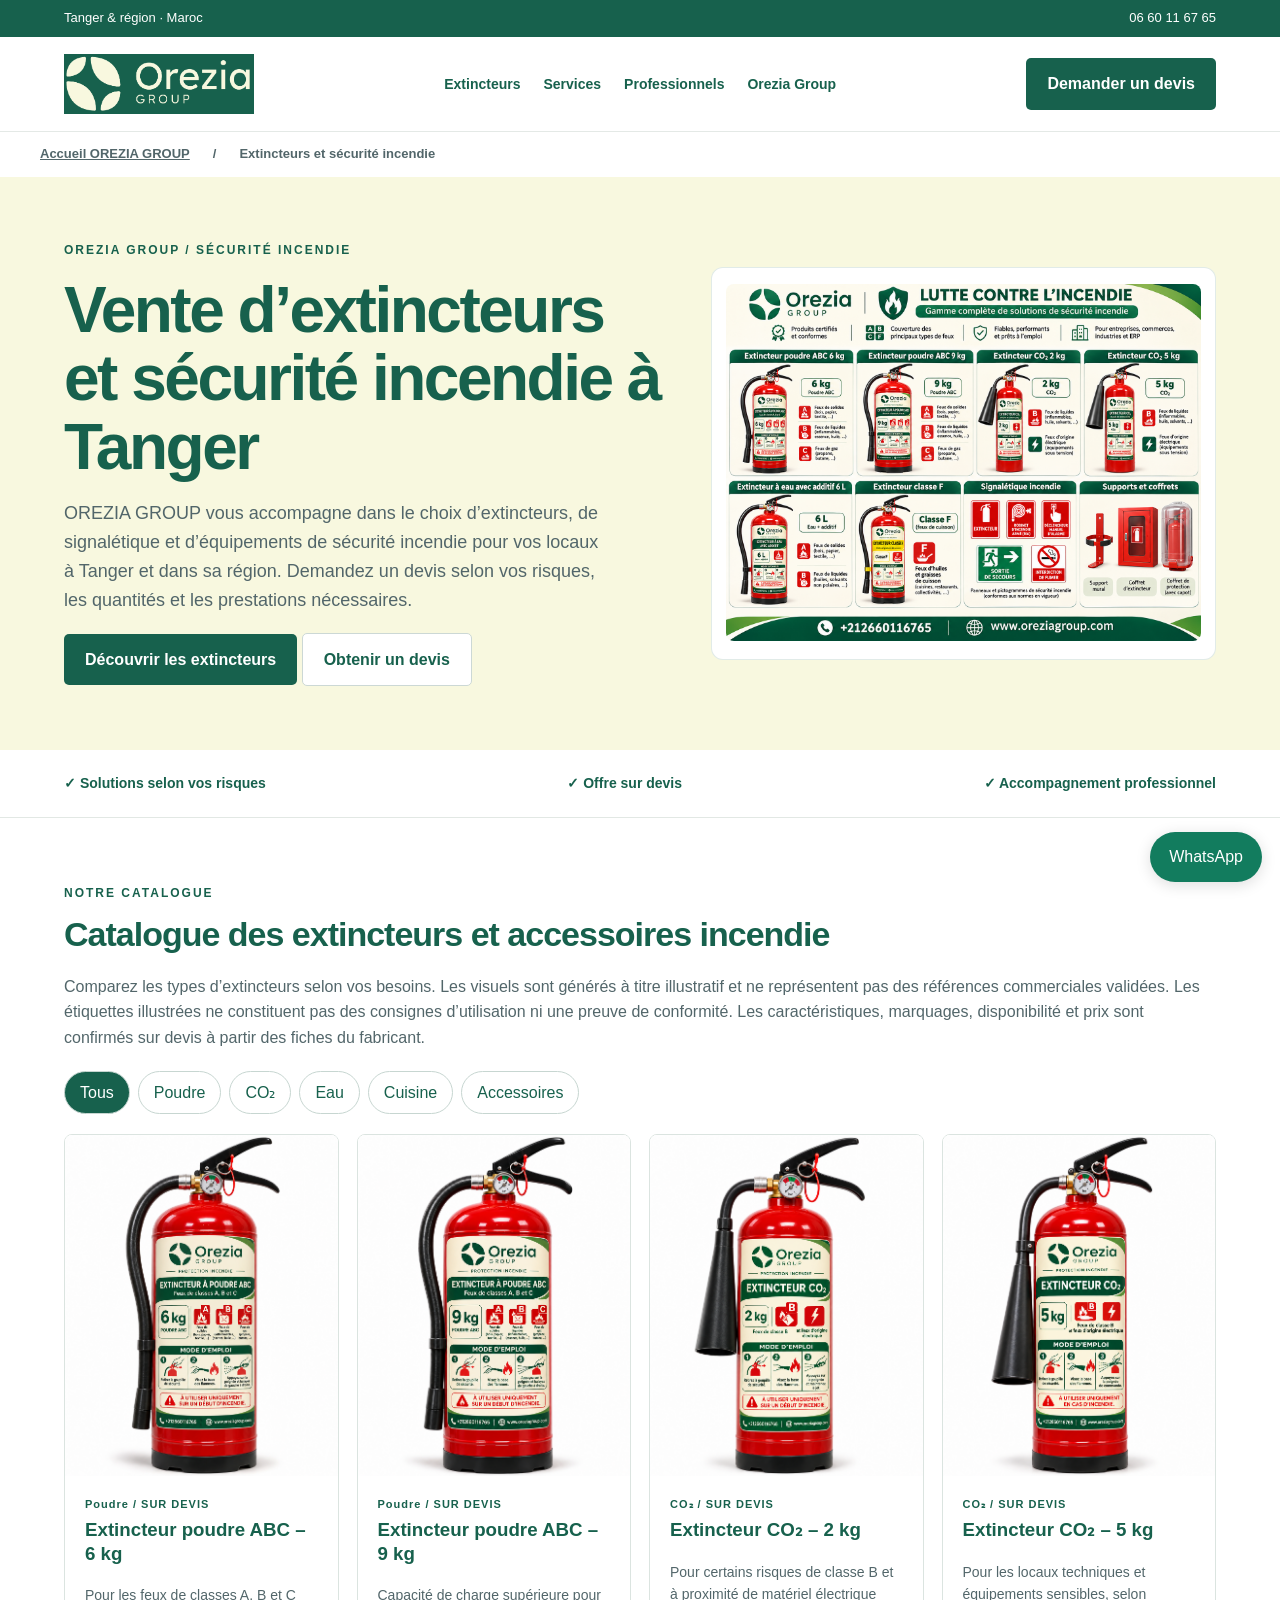
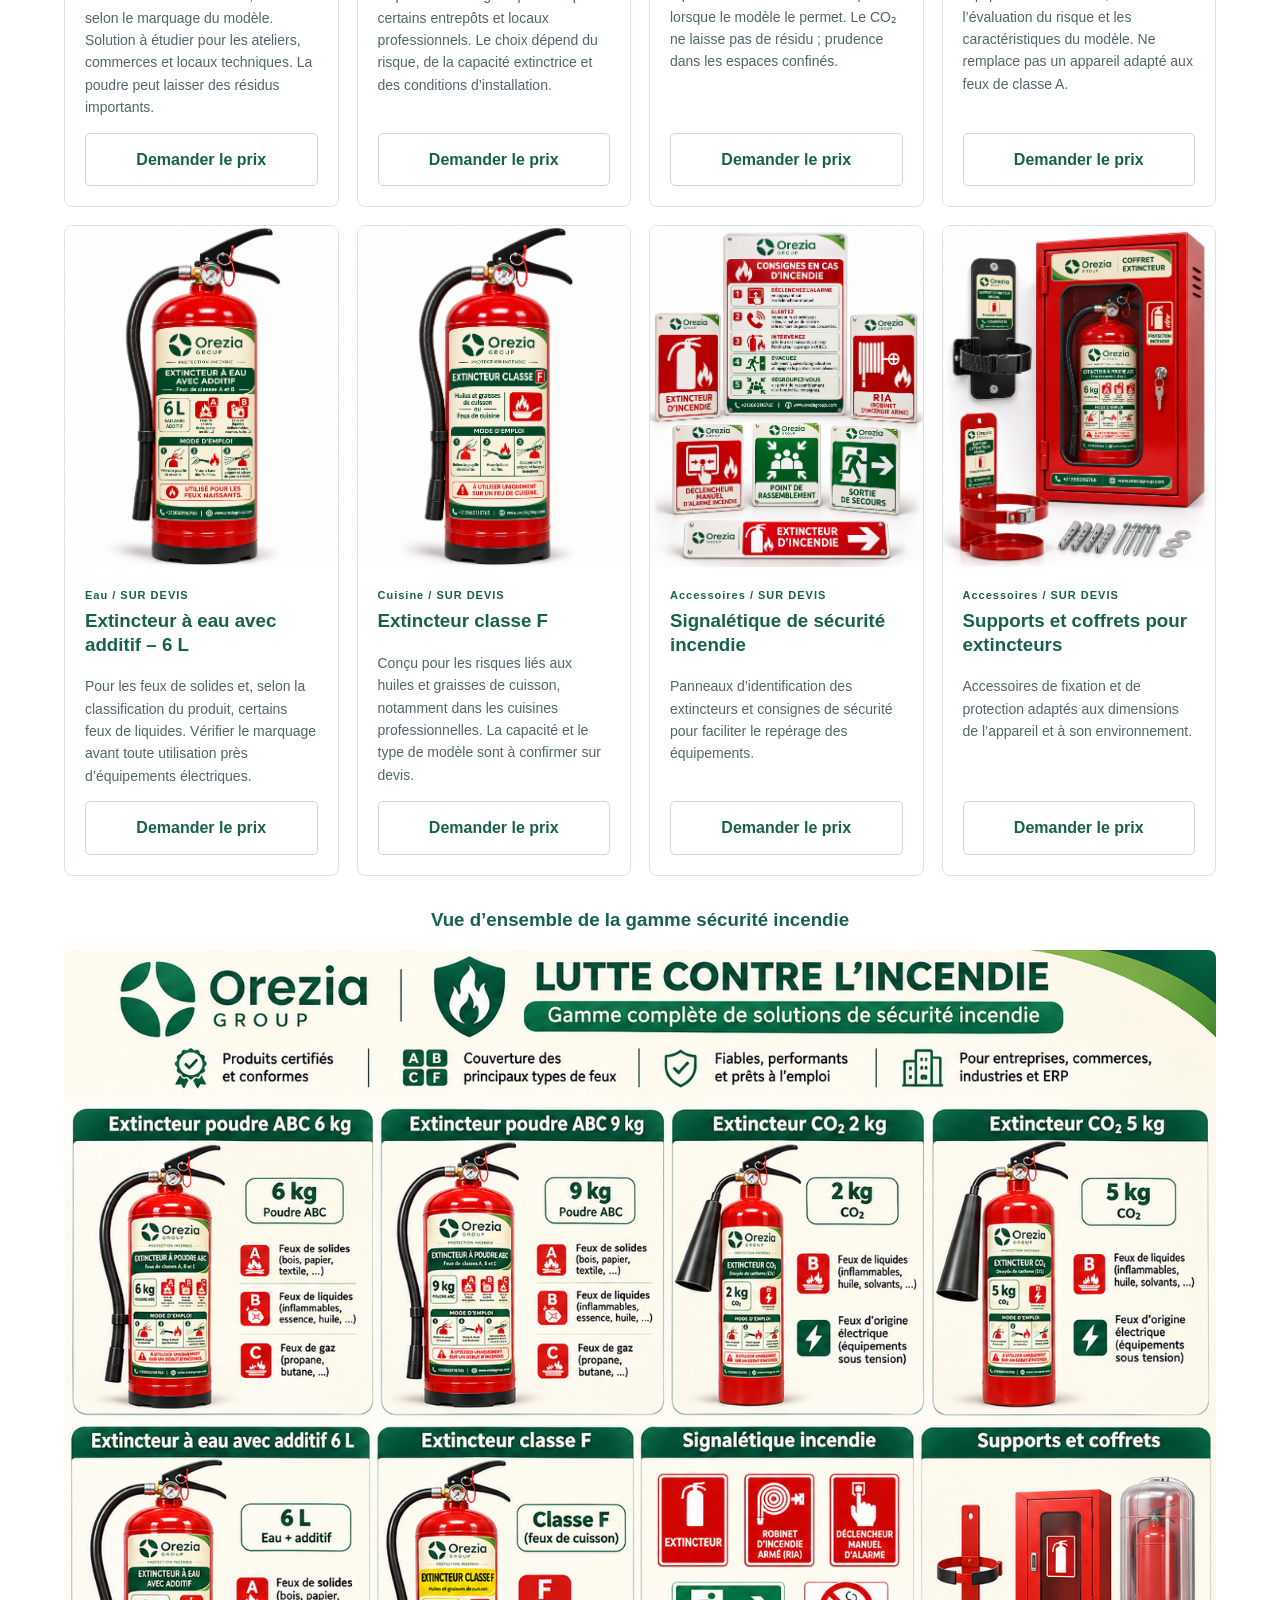
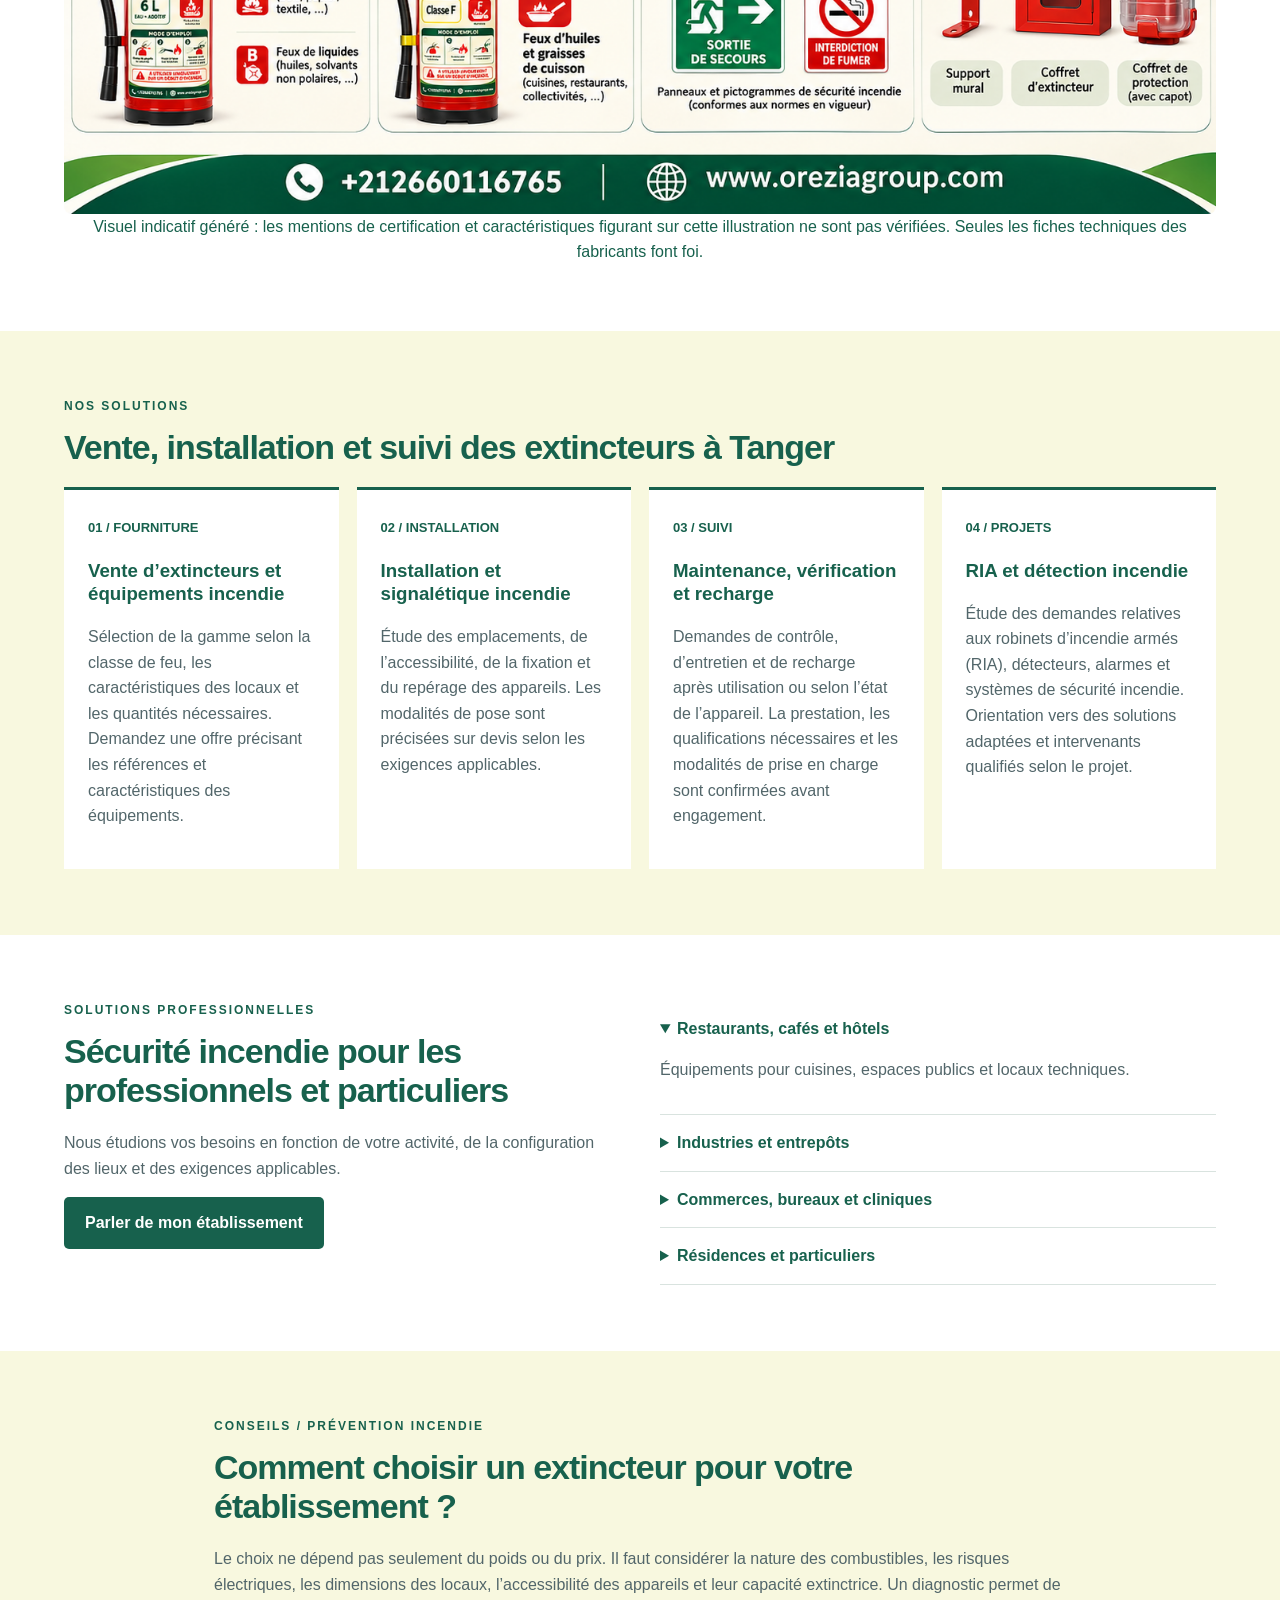
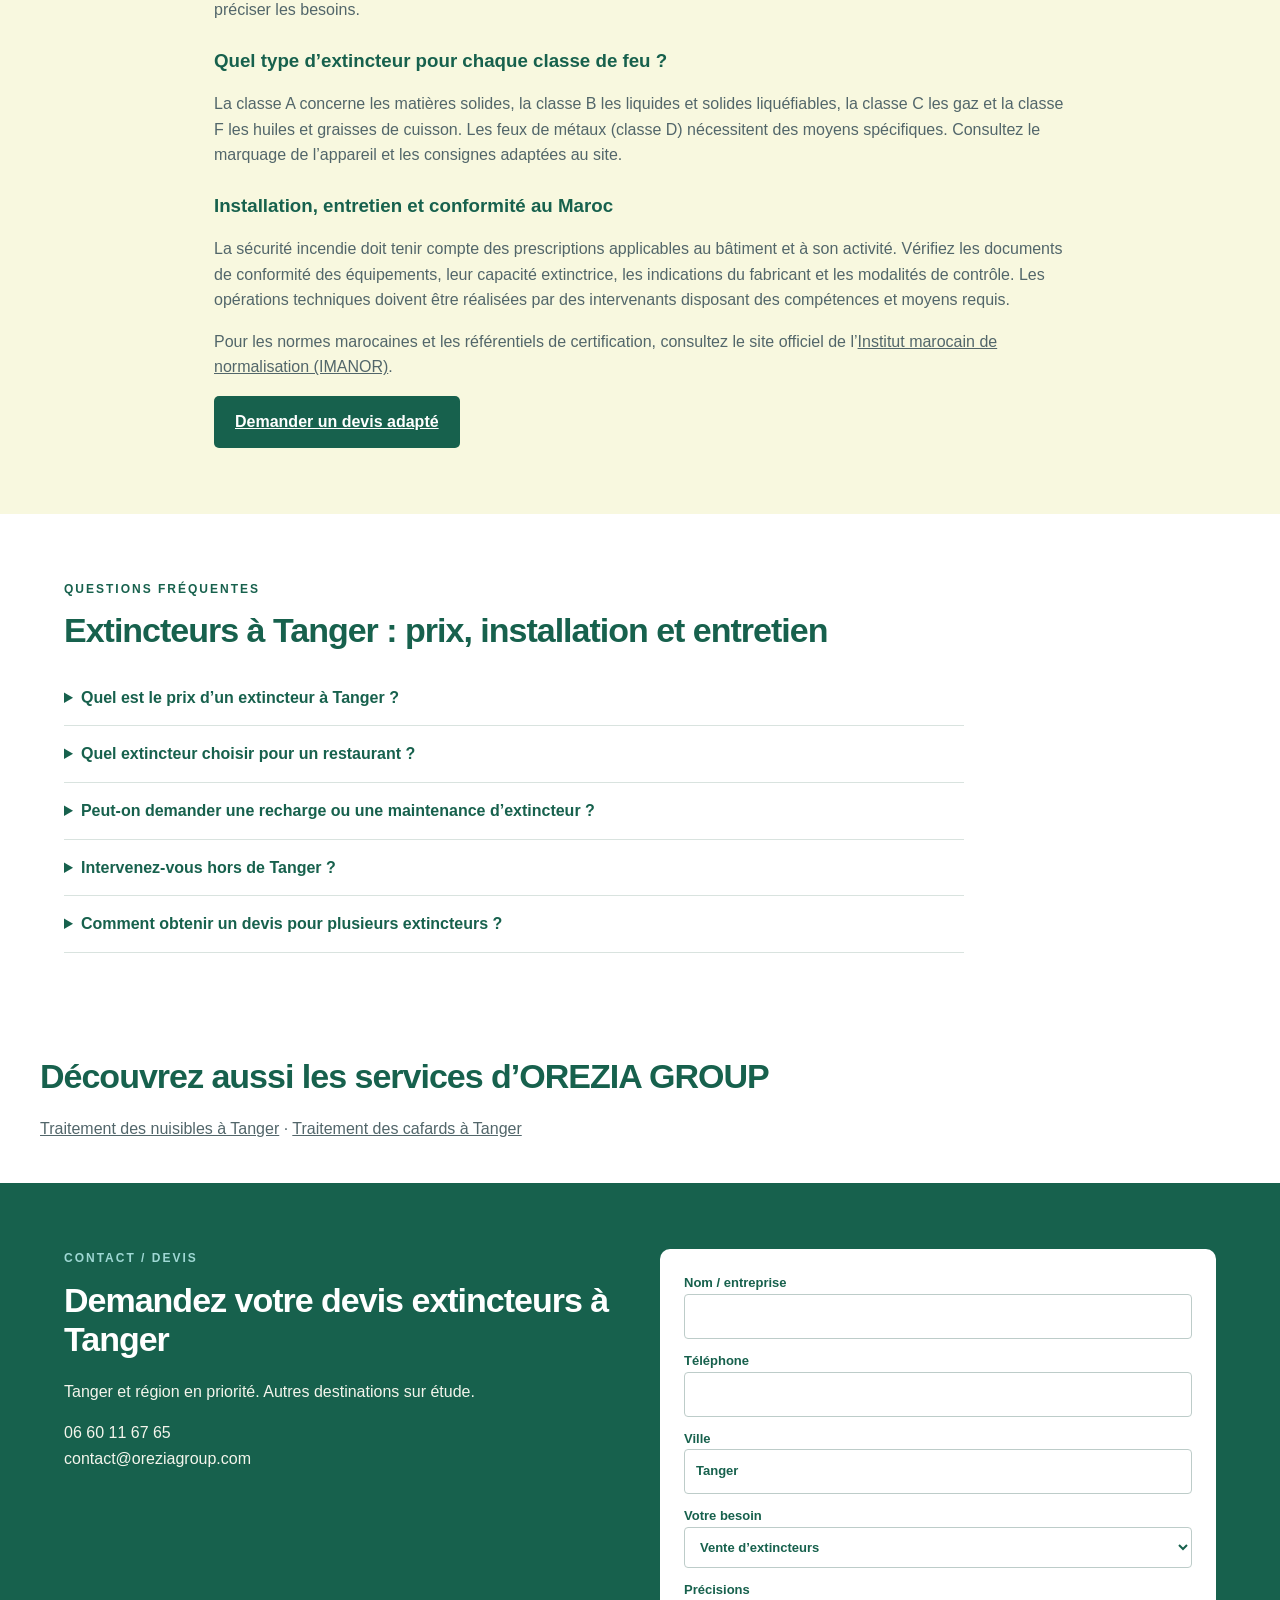
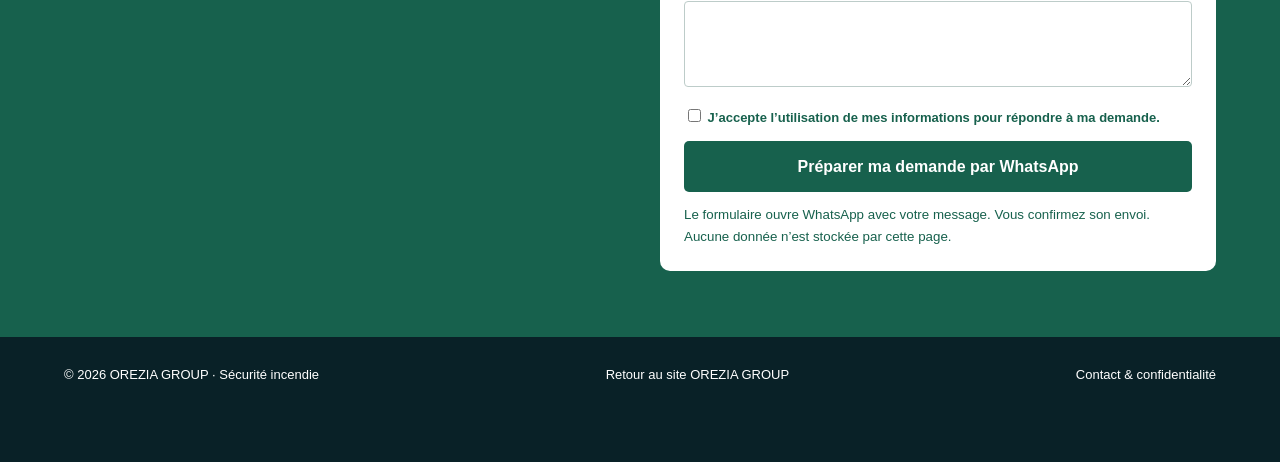
<file: extincteurs.html>
<!DOCTYPE html>

<html lang="fr"><head><meta charset="utf-8"/><meta content="width=device-width,initial-scale=1" name="viewport"/><title>Extincteurs à Tanger : vente et sécurité incendie | OREZIA GROUP</title><meta name="description" content="Extincteurs à Tanger : poudre ABC, CO₂, eau, classe F, signalétique et RIA. Vente, installation et demandes de maintenance ou recharge. Devis OREZIA GROUP."><style>
:root{--ink:#17614d;--teal:#17614d;--sand:#f8f8df;--red:#c72d35}*{box-sizing:border-box}body{margin:0;font:16px/1.6 Arial,sans-serif;color:var(--ink);background:white}a{color:inherit;text-decoration:none}button,input,select,textarea{font:inherit}button,a{cursor:pointer}.wrap{max-width:1200px;margin:auto;padding:0 24px}.top{background:var(--ink);color:white;font-size:13px;padding:8px 0}.spread{display:flex;justify-content:space-between;align-items:center;gap:20px;flex-wrap:wrap}header{background:white;position:sticky;top:0;z-index:5;border-bottom:1px solid #e4e9e6;padding:17px 0}.brand{font-size:30px;font-weight:800;letter-spacing:-1.8px;line-height:1}.brand span{color:var(--teal)}.brand small{display:block;font-size:10px;letter-spacing:3px;margin-top:7px}nav{display:flex;gap:23px;flex-wrap:wrap;font-size:14px;font-weight:bold}.btn{display:inline-block;background:var(--teal);color:white;border:0;border-radius:5px;padding:13px 21px;font-weight:bold}.btn.light{background:white;color:var(--ink);border:1px solid #ccd8d5}.hero{background:var(--sand);padding:64px 0}.heroGrid{display:grid;grid-template-columns:1.2fr 1fr;align-items:center;gap:40px}.eyebrow{color:var(--teal);font-weight:bold;letter-spacing:2px;font-size:12px;text-transform:uppercase}h1{font-size:clamp(36px,5vw,65px);line-height:1.07;letter-spacing:-2.5px;margin:16px 0}h2{font-size:34px;line-height:1.15;letter-spacing:-1px;margin:12px 0 20px}h3{line-height:1.25}p{color:#52666a}.hero p{max-width:540px;font-size:18px}.heroArt{background:#dce7e2;border-radius:12px;min-height:340px;display:flex;align-items:center;justify-content:center;position:relative;overflow:hidden}.heroArt:after{content:'PROTECTION / PRÉVENTION';position:absolute;bottom:18px;left:24px;font-size:11px;letter-spacing:2px}.trust{padding:22px 0;border-bottom:1px solid #e2e8e4;font-weight:bold;font-size:14px}.section{padding:66px 0}.cards{display:grid;grid-template-columns:repeat(4,1fr);gap:18px}.card{border:1px solid #dbe4e0;border-radius:8px;overflow:hidden;background:white;display:flex;flex-direction:column}.card .pic{background:#f3f6f4;height:190px;display:grid;place-items:center}.card .info{padding:20px;flex:1;display:flex;flex-direction:column}.card h3{margin:5px 0}.card p{font-size:14px;flex:1}.tag{font-size:11px;color:var(--teal);font-weight:bold;letter-spacing:1px}.filters{display:flex;gap:8px;flex-wrap:wrap;margin:20px 0}.filters button{border:1px solid #c7d6d1;background:white;padding:8px 15px;border-radius:30px;color:var(--ink)}.filters button.active{background:var(--ink);color:white}.muted{background:var(--sand)}.service{padding:24px;background:white;border-top:3px solid var(--teal)}.service b{color:var(--teal);font-size:13px}.two{display:grid;grid-template-columns:1fr 1fr;gap:40px}.dark{background:var(--ink);color:white}.dark p{color:#c5d6d5}form{background:white;color:var(--ink);padding:24px;border-radius:10px;display:grid;gap:12px}label{font-size:13px;font-weight:bold}input,select,textarea{width:100%;padding:11px;border:1px solid #bdccc9;border-radius:4px;background:white;color:var(--ink)}footer{padding:28px 0;background:#092127;color:white;font-size:13px}details{border-bottom:1px solid #d9e3df;padding:15px 0}summary{cursor:pointer;font-weight:bold}.wa{position:fixed;bottom:18px;right:18px;background:#127c5e;color:white;border-radius:30px;padding:12px 19px;z-index:8;box-shadow:0 3px 15px #0002}@media(max-width:800px){.heroGrid,.two{grid-template-columns:1fr}.cards{grid-template-columns:repeat(2,1fr)}nav{gap:12px}.hero{padding:35px 0}}@media(max-width:460px){.cards{grid-template-columns:1fr}.wrap{padding:0 16px}.section{padding:40px 0}header .btn{display:none}}

[hidden]{display:none!important}.brand img{width:190px;height:auto;max-width:100%;display:block}.crumbs{font-size:13px;padding:12px 0;color:#52666a}.crumbs a{text-decoration:underline}.skip{position:absolute;left:12px;top:-100px;background:white;padding:12px;z-index:20}.skip:focus{top:12px}a:focus-visible,button:focus-visible,input:focus-visible,select:focus-visible,textarea:focus-visible{outline:3px solid #a66a21;outline-offset:3px}.filters[hidden]{display:none}.card .pic svg{max-width:100%;height:176px}.card .info .btn{text-align:center}.guide{max-width:900px}.guide a,.related a{text-decoration:underline}.guide h3{margin-top:26px}.related{padding:26px 0}.heroArt{background:#e6ead8}.heroArt>div{display:flex;align-items:end;justify-content:center;padding-bottom:15px;transform:scale(1.25)}.heroArt svg{max-width:38vw}.heroArt:after{font-size:10px}.dark .eyebrow{color:#f8f8df}.dark p{color:#f4f5ec}.dark form p{color:#354b43}.wa{bottom:18px}.faq-intro{max-width:750px}.faq details{max-width:900px}footer{padding-bottom:76px}section[id],article[id]{scroll-margin-top:145px}@media(max-width:800px){header{position:static}.heroArt{min-height:275px}.heroArt>div{transform:none}section[id],article[id]{scroll-margin-top:15px}}.sr-only{position:absolute;width:1px;height:1px;padding:0;margin:-1px;overflow:hidden;clip:rect(0,0,0,0);white-space:nowrap;border:0}
/* Visuels du catalogue */
.card .pic{height:auto;aspect-ratio:4/5;background:#fff;overflow:hidden}.card .pic img{display:block;width:100%;height:100%;object-fit:contain}.heroArt{background:#fff;min-height:0;padding:16px 14px 10px;border:1px solid #17614d20;display:flex;flex-direction:column;gap:8px}.heroArt>div.hero-products{transform:none;padding:0;display:grid;grid-template-columns:1fr 1fr;gap:4px;align-items:center;width:100%}.hero-products img{width:100%;height:auto;display:block}.heroArt:after{content:none}.hero-caption{color:#52666a;text-align:center;font-size:11px}.card .pic svg{display:none}
</style><link href="https://oreziagroup.com/extincteurs.html" rel="canonical"/><link href="/assets/symbole.png" rel="icon"/><meta content="#17614d" name="theme-color"/><meta content="index,follow,max-image-preview:large" name="robots"/><meta property="og:type" content="website"><meta property="og:locale" content="fr_MA"><meta property="og:site_name" content="OREZIA GROUP"><meta property="og:title" content="Extincteurs à Tanger : vente et sécurité incendie | OREZIA GROUP"><meta property="og:description" content="Extincteurs à Tanger : poudre ABC, CO₂, eau, classe F, signalétique et RIA. Vente, installation et demandes de maintenance ou recharge. Devis OREZIA GROUP."><meta property="og:url" content="https://oreziagroup.com/extincteurs.html"><meta content="https://oreziagroup.com/assets/catalogue.png" property="og:image"/><meta content="Illustration d’un extincteur à poudre ABC 6 kg – OREZIA GROUP" property="og:image:alt"/><meta content="summary" name="twitter:card"/><meta name="twitter:title" content="Extincteurs à Tanger : vente et sécurité incendie | OREZIA GROUP"><meta name="twitter:description" content="Extincteurs à Tanger : poudre ABC, CO₂, eau, classe F, signalétique et RIA. Vente, installation et demandes de maintenance ou recharge. Devis OREZIA GROUP."><script type="application/ld+json">{
  "@context": "https://schema.org",
  "@graph": [
    {
      "@type": "WebPage",
      "@id": "https://oreziagroup.com/extincteurs.html#page",
      "url": "https://oreziagroup.com/extincteurs.html",
      "name": "Extincteurs à Tanger : vente et sécurité incendie | OREZIA GROUP",
      "description": "Extincteurs à Tanger : poudre ABC, CO₂, eau, classe F, signalétique et RIA. Vente, installation et demandes de maintenance ou recharge. Devis OREZIA GROUP.",
      "inLanguage": "fr-MA",
      "breadcrumb": {
        "@id": "https://oreziagroup.com/extincteurs.html#breadcrumb"
      },
      "about": {
        "@id": "https://oreziagroup.com/extincteurs.html#service"
      },
      "publisher": {
        "@id": "https://oreziagroup.com/#business"
      },
      "primaryImageOfPage": {
        "@type": "ImageObject",
        "url": "https://oreziagroup.com/assets/poudre%206kg.png",
        "width": 800,
        "height": 1000,
        "caption": "Visuel indicatif généré"
      }
    },
    {
      "@type": "LocalBusiness",
      "@id": "https://oreziagroup.com/#business",
      "name": "OREZIA GROUP",
      "url": "https://oreziagroup.com/",
      "logo": "https://oreziagroup.com/assets/logo.png",
      "telephone": "+212660116765",
      "email": "contact@oreziagroup.com",
      "address": {
        "@type": "PostalAddress",
        "addressLocality": "Tanger",
        "addressRegion": "Tanger-Tétouan-Al Hoceïma",
        "addressCountry": "MA"
      }
    },
    {
      "@type": "Service",
      "@id": "https://oreziagroup.com/extincteurs.html#service",
      "name": "Extincteurs et sécurité incendie à Tanger",
      "serviceType": "Fourniture d’extincteurs et demandes de prestations de sécurité incendie",
      "provider": {
        "@id": "https://oreziagroup.com/#business"
      },
      "areaServed": [
        {
          "@type": "City",
          "name": "Tanger"
        },
        {
          "@type": "AdministrativeArea",
          "name": "Tanger-Tétouan-Al Hoceïma"
        }
      ],
      "url": "https://oreziagroup.com/extincteurs.html",
      "description": "Extincteurs à Tanger : poudre ABC, CO₂, eau, classe F, signalétique et RIA. Vente, installation et demandes de maintenance ou recharge. Devis OREZIA GROUP."
    },
    {
      "@type": "BreadcrumbList",
      "@id": "https://oreziagroup.com/extincteurs.html#breadcrumb",
      "itemListElement": [
        {
          "@type": "ListItem",
          "position": 1,
          "name": "Accueil",
          "item": "https://oreziagroup.com/"
        },
        {
          "@type": "ListItem",
          "position": 2,
          "name": "Extincteurs et sécurité incendie",
          "item": "https://oreziagroup.com/extincteurs.html"
        }
      ]
    },
    {
      "@type": "ItemList",
      "@id": "https://oreziagroup.com/extincteurs.html#catalogue",
      "name": "Catalogue indicatif des extincteurs et accessoires",
      "itemListElement": [
        {
          "@type": "ListItem",
          "position": 1,
          "name": "Extincteur poudre ABC – 6 kg",
          "url": "https://oreziagroup.com/extincteurs.html#extincteur-abc-6kg"
        },
        {
          "@type": "ListItem",
          "position": 2,
          "name": "Extincteur poudre ABC – 9 kg",
          "url": "https://oreziagroup.com/extincteurs.html#extincteur-abc-9kg"
        },
        {
          "@type": "ListItem",
          "position": 3,
          "name": "Extincteur CO₂ – 2 kg",
          "url": "https://oreziagroup.com/extincteurs.html#extincteur-co2-2kg"
        },
        {
          "@type": "ListItem",
          "position": 4,
          "name": "Extincteur CO₂ – 5 kg",
          "url": "https://oreziagroup.com/extincteurs.html#extincteur-co2-5kg"
        },
        {
          "@type": "ListItem",
          "position": 5,
          "name": "Extincteur à eau avec additif – 6 L",
          "url": "https://oreziagroup.com/extincteurs.html#extincteur-eau-6l"
        },
        {
          "@type": "ListItem",
          "position": 6,
          "name": "Extincteur classe F",
          "url": "https://oreziagroup.com/extincteurs.html#extincteur-classe-f"
        },
        {
          "@type": "ListItem",
          "position": 7,
          "name": "Signalétique de sécurité incendie",
          "url": "https://oreziagroup.com/extincteurs.html#signaletique-incendie"
        },
        {
          "@type": "ListItem",
          "position": 8,
          "name": "Supports et coffrets pour extincteurs",
          "url": "https://oreziagroup.com/extincteurs.html#supports-coffrets"
        }
      ]
    }
  ]
}</script></head><body><a class="skip" href="#contenu">Aller au contenu</a><div class="top"><div class="wrap spread"><span>Tanger &amp; région · Maroc</span><a href="tel:+212660116765">06 60 11 67 65</a></div></div><header><div class="wrap spread"><a aria-label="Orezia Group, accueil" class="brand" href="/">
<img alt="OREZIA GROUP" height="191" src="/assets/logo.png" width="603"/>
</a><nav aria-label="Navigation principale"><a href="#catalogue">Extincteurs</a><a href="#services">Services</a><a href="#secteurs">Professionnels</a><a href="https://oreziagroup.com/">Orezia Group</a></nav><a class="btn" href="#devis">Demander un devis</a></div></header><main id="contenu"><nav aria-label="Fil d’Ariane" class="wrap crumbs"><a href="/">Accueil OREZIA GROUP</a><span aria-hidden="true"> / </span><span aria-current="page">Extincteurs et sécurité incendie</span></nav><section class="hero"><div class="wrap heroGrid"><div><div class="eyebrow">OREZIA GROUP / SÉCURITÉ INCENDIE</div><h1>Vente d’extincteurs et sécurité incendie à Tanger</h1><p>OREZIA GROUP vous accompagne dans le choix d’extincteurs, de signalétique et d’équipements de sécurité incendie pour vos locaux à Tanger et dans sa région. Demandez un devis selon vos risques, les quantités et les prestations nécessaires.</p><a class="btn" href="#catalogue">Découvrir les extincteurs</a> <a class="btn light" href="#devis">Obtenir un devis</a></div><div class="heroArt" id="heroArt" aria-label="Vue d’ensemble de la gamme sécurité incendie"><a href="#vue-gamme" style="display:block;width:100%" aria-label="Voir le catalogue complet des extincteurs"><img src="/assets/catalogue.png" alt="Vue d’ensemble de la gamme sécurité incendie OREZIA GROUP : extincteurs ABC, CO₂, eau, classe F, signalétique et coffrets" width="1408" height="1056" loading="eager" fetchpriority="high" decoding="async" style="display:block;width:100%;height:auto;object-fit:contain;border-radius:8px"></a><small class="hero-caption"></small></div></div></section><div class="trust"><div class="wrap spread"><span>✓ Solutions selon vos risques</span><span>✓ Offre sur devis</span><span>✓ Accompagnement professionnel</span></div></div><section class="section" id="catalogue"><div class="wrap"><div class="eyebrow">Notre catalogue</div><h2>Catalogue des extincteurs et accessoires incendie</h2><p>Comparez les types d’extincteurs selon vos besoins. Les visuels sont générés à titre illustratif et ne représentent pas des références commerciales validées. Les étiquettes illustrées ne constituent pas des consignes d’utilisation ni une preuve de conformité. Les caractéristiques, marquages, disponibilité et prix sont confirmés sur devis à partir des fiches du fabricant.</p><div aria-label="Filtrer les produits" class="filters" hidden="" id="filters" role="group"><button aria-pressed="true" class="active" data-filter="Tous" type="button">Tous</button><button aria-pressed="false" data-filter="Poudre" type="button">Poudre</button><button aria-pressed="false" data-filter="CO₂" type="button">CO₂</button><button aria-pressed="false" data-filter="Eau" type="button">Eau</button><button aria-pressed="false" data-filter="Cuisine" type="button">Cuisine</button><button aria-pressed="false" data-filter="Accessoires" type="button">Accessoires</button></div><div class="cards" id="products"><article class="card" data-category="Poudre" id="extincteur-abc-6kg"><div class="pic"><img alt="Illustration générée : Extincteur poudre ABC – 6 kg – OREZIA GROUP" decoding="async" height="1000" loading="lazy" src="/assets/poudre%206kg.png" width="800"/></div><div class="info"><span class="tag">Poudre / SUR DEVIS</span><h3>Extincteur poudre ABC – 6 kg</h3><p>Pour les feux de classes A, B et C selon le marquage du modèle. Solution à étudier pour les ateliers, commerces et locaux techniques. La poudre peut laisser des résidus importants.</p><a class="btn light" data-product="Extincteur poudre ABC – 6 kg" href="#devis">Demander le prix<span class="sr-only"> : Extincteur poudre ABC – 6 kg</span></a></div></article><article class="card" data-category="Poudre" id="extincteur-abc-9kg"><div class="pic"><img alt="Illustration générée : Extincteur poudre ABC – 9 kg – OREZIA GROUP" decoding="async" height="1000" loading="lazy" src="/assets/poudre%209kg.png" width="800"/></div><div class="info"><span class="tag">Poudre / SUR DEVIS</span><h3>Extincteur poudre ABC – 9 kg</h3><p>Capacité de charge supérieure pour certains entrepôts et locaux professionnels. Le choix dépend du risque, de la capacité extinctrice et des conditions d’installation.</p><a class="btn light" data-product="Extincteur poudre ABC – 9 kg" href="#devis">Demander le prix<span class="sr-only"> : Extincteur poudre ABC – 9 kg</span></a></div></article><article class="card" data-category="CO₂" id="extincteur-co2-2kg"><div class="pic"><img alt="Illustration générée : Extincteur CO₂ – 2 kg – OREZIA GROUP" decoding="async" height="1000" loading="lazy" src="/assets/co2%202kg.png" width="800"/></div><div class="info"><span class="tag">CO₂ / SUR DEVIS</span><h3>Extincteur CO₂ – 2 kg</h3><p>Pour certains risques de classe B et à proximité de matériel électrique lorsque le modèle le permet. Le CO₂ ne laisse pas de résidu ; prudence dans les espaces confinés.</p><a class="btn light" data-product="Extincteur CO₂ – 2 kg" href="#devis">Demander le prix<span class="sr-only"> : Extincteur CO₂ – 2 kg</span></a></div></article><article class="card" data-category="CO₂" id="extincteur-co2-5kg"><div class="pic"><img alt="Illustration générée : Extincteur CO₂ – 5 kg – OREZIA GROUP" decoding="async" height="1000" loading="lazy" src="/assets/co2%205kg.png" width="800"/></div><div class="info"><span class="tag">CO₂ / SUR DEVIS</span><h3>Extincteur CO₂ – 5 kg</h3><p>Pour les locaux techniques et équipements sensibles, selon l’évaluation du risque et les caractéristiques du modèle. Ne remplace pas un appareil adapté aux feux de classe A.</p><a class="btn light" data-product="Extincteur CO₂ – 5 kg" href="#devis">Demander le prix<span class="sr-only"> : Extincteur CO₂ – 5 kg</span></a></div></article><article class="card" data-category="Eau" id="extincteur-eau-6l"><div class="pic"><img alt="Illustration générée : Extincteur à eau avec additif – 6 L – OREZIA GROUP" decoding="async" height="1000" loading="lazy" src="/assets/additif%206L.png" width="800"/></div><div class="info"><span class="tag">Eau / SUR DEVIS</span><h3>Extincteur à eau avec additif – 6 L</h3><p>Pour les feux de solides et, selon la classification du produit, certains feux de liquides. Vérifier le marquage avant toute utilisation près d’équipements électriques.</p><a class="btn light" data-product="Extincteur à eau avec additif – 6 L" href="#devis">Demander le prix<span class="sr-only"> : Extincteur à eau avec additif – 6 L</span></a></div></article><article class="card" data-category="Cuisine" id="extincteur-classe-f"><div class="pic"><img alt="Illustration générée : Extincteur classe F – OREZIA GROUP" decoding="async" height="1000" loading="lazy" src="/assets/CLASSE%20F.png" width="800"/></div><div class="info"><span class="tag">Cuisine / SUR DEVIS</span><h3>Extincteur classe F</h3><p>Conçu pour les risques liés aux huiles et graisses de cuisson, notamment dans les cuisines professionnelles. La capacité et le type de modèle sont à confirmer sur devis.</p><a class="btn light" data-product="Extincteur classe F" href="#devis">Demander le prix<span class="sr-only"> : Extincteur classe F</span></a></div></article><article class="card" data-category="Accessoires" id="signaletique-incendie"><div class="pic"><img alt="Illustration générée : Signalétique de sécurité incendie – OREZIA GROUP" decoding="async" height="1000" loading="lazy" src="/assets/signalitique.png" width="800"/></div><div class="info"><span class="tag">Accessoires / SUR DEVIS</span><h3>Signalétique de sécurité incendie</h3><p>Panneaux d’identification des extincteurs et consignes de sécurité pour faciliter le repérage des équipements.</p><a class="btn light" data-product="Signalétique de sécurité incendie" href="#devis">Demander le prix<span class="sr-only"> : Signalétique de sécurité incendie</span></a></div></article><article class="card" data-category="Accessoires" id="supports-coffrets"><div class="pic"><img alt="Illustration générée : Supports et coffrets pour extincteurs – OREZIA GROUP" decoding="async" height="1000" loading="lazy" src="/assets/coffre.png" width="800"/></div><div class="info"><span class="tag">Accessoires / SUR DEVIS</span><h3>Supports et coffrets pour extincteurs</h3><p>Accessoires de fixation et de protection adaptés aux dimensions de l’appareil et à son environnement.</p><a class="btn light" data-product="Supports et coffrets pour extincteurs" href="#devis">Demander le prix<span class="sr-only"> : Supports et coffrets pour extincteurs</span></a></div></article></div><figure id="vue-gamme" style="margin:32px 0 0;text-align:center;"><h3>Vue d’ensemble de la gamme sécurité incendie</h3><img alt="Illustration comparative des extincteurs ABC, CO₂, eau et classe F, signalétique et coffrets OREZIA GROUP" decoding="async" height="1056" loading="lazy" src="/assets/catalogue.png" style="max-width:100%;height:auto;display:block;margin:auto;border-radius:8px;" width="1408"/><figcaption>Visuel indicatif généré : les mentions de certification et caractéristiques figurant sur cette illustration ne sont pas vérifiées. Seules les fiches techniques des fabricants font foi.</figcaption></figure></div></section><section class="section muted" id="services"><div class="wrap"><div class="eyebrow">Nos solutions</div><h2>Vente, installation et suivi des extincteurs à Tanger</h2><div class="cards"><div class="service"><b>01 / FOURNITURE</b><h3>Vente d’extincteurs et équipements incendie</h3><p>Sélection de la gamme selon la classe de feu, les caractéristiques des locaux et les quantités nécessaires. Demandez une offre précisant les références et caractéristiques des équipements.</p></div><div class="service"><b>02 / INSTALLATION</b><h3>Installation et signalétique incendie</h3><p>Étude des emplacements, de l’accessibilité, de la fixation et du repérage des appareils. Les modalités de pose sont précisées sur devis selon les exigences applicables.</p></div><div class="service"><b>03 / SUIVI</b><h3>Maintenance, vérification et recharge</h3><p>Demandes de contrôle, d’entretien et de recharge après utilisation ou selon l’état de l’appareil. La prestation, les qualifications nécessaires et les modalités de prise en charge sont confirmées avant engagement.</p></div><div class="service"><b>04 / PROJETS</b><h3>RIA et détection incendie</h3><p>Étude des demandes relatives aux robinets d’incendie armés (RIA), détecteurs, alarmes et systèmes de sécurité incendie. Orientation vers des solutions adaptées et intervenants qualifiés selon le projet.</p></div></div></div></section><section class="section" id="secteurs"><div class="wrap two"><div><div class="eyebrow">Solutions professionnelles</div><h2>Sécurité incendie pour les professionnels et particuliers</h2><p>Nous étudions vos besoins en fonction de votre activité, de la configuration des lieux et des exigences applicables.</p><a class="btn" href="#devis">Parler de mon établissement</a></div><div><details open=""><summary>Restaurants, cafés et hôtels</summary><p>Équipements pour cuisines, espaces publics et locaux techniques.</p></details><details><summary>Industries et entrepôts</summary><p>Évaluation des risques liés au stockage et aux activités de production.</p></details><details><summary>Commerces, bureaux et cliniques</summary><p>Protection adaptée aux locaux et aux installations électriques.</p></details><details><summary>Résidences et particuliers</summary><p>Équipement des espaces communs, garages et logements.</p></details></div></div></section><section class="section muted" id="guide"><div class="wrap guide"><div class="eyebrow">Conseils / prévention incendie</div><h2>Comment choisir un extincteur pour votre établissement ?</h2><p>Le choix ne dépend pas seulement du poids ou du prix. Il faut considérer la nature des combustibles, les risques électriques, les dimensions des locaux, l’accessibilité des appareils et leur capacité extinctrice. Un diagnostic permet de préciser les besoins.</p><h3>Quel type d’extincteur pour chaque classe de feu ?</h3><p>La classe A concerne les matières solides, la classe B les liquides et solides liquéfiables, la classe C les gaz et la classe F les huiles et graisses de cuisson. Les feux de métaux (classe D) nécessitent des moyens spécifiques. Consultez le marquage de l’appareil et les consignes adaptées au site.</p><h3>Installation, entretien et conformité au Maroc</h3><p>La sécurité incendie doit tenir compte des prescriptions applicables au bâtiment et à son activité. Vérifiez les documents de conformité des équipements, leur capacité extinctrice, les indications du fabricant et les modalités de contrôle. Les opérations techniques doivent être réalisées par des intervenants disposant des compétences et moyens requis.</p><p>Pour les normes marocaines et les référentiels de certification, consultez le site officiel de l’<a href="https://www.imanor.gov.ma/">Institut marocain de normalisation (IMANOR)</a>.</p><a class="btn" href="#devis">Demander un devis adapté</a></div></section>
<section class="section faq" id="faq"><div class="wrap"><div class="eyebrow">Questions fréquentes</div><h2>Extincteurs à Tanger : prix, installation et entretien</h2><details><summary>Quel est le prix d’un extincteur à Tanger ?</summary><p>Le prix dépend du type d’agent extincteur, de la charge, de la capacité extinctrice, de la marque et des quantités. Un devis précise les équipements et les éventuelles prestations associées.</p></details><details><summary>Quel extincteur choisir pour un restaurant ?</summary><p>Les cuisines professionnelles peuvent nécessiter un extincteur de classe F pour les huiles de cuisson, en plus d’appareils adaptés aux autres risques du local. Le choix se fait après évaluation.</p></details><details><summary>Peut-on demander une recharge ou une maintenance d’extincteur ?</summary><p>Oui, une demande peut être adressée à OREZIA GROUP. La prise en charge est confirmée en fonction de l’état, de la référence de l’appareil et des moyens techniques et qualifications disponibles. Un extincteur utilisé, même partiellement, doit être pris en charge avant remise en service.</p></details><details><summary>Intervenez-vous hors de Tanger ?</summary><p>Tanger et sa région sont prioritaires. Les demandes dans le nord du Maroc et ailleurs sont étudiées selon le projet.</p></details><details><summary>Comment obtenir un devis pour plusieurs extincteurs ?</summary><p>Indiquez votre activité, la ville, les quantités souhaitées et les prestations demandées. Vous pouvez transmettre votre demande par WhatsApp ou email.</p></details></div></section>
<section aria-label="Autres services Orezia" class="related wrap"><h2>Découvrez aussi les services d’OREZIA GROUP</h2><p><a href="/">Traitement des nuisibles à Tanger</a> · <a href="/traitement-cafards-tanger.html">Traitement des cafards à Tanger</a></p></section><section class="section dark" id="devis"><div class="wrap two"><div><div class="eyebrow" style="color:#9fd8d4">Contact / devis</div><h2>Demandez votre devis extincteurs à Tanger</h2><p>Tanger et région en priorité. Autres destinations sur étude.</p><p><a href="tel:+212660116765">06 60 11 67 65</a><br/><a href="mailto:contact@oreziagroup.com">contact@oreziagroup.com</a></p></div><form action="https://wa.me/212660116765" id="quote" method="get"><label>Nom / entreprise<input name="nom" required=""/></label><label>Téléphone<input name="tel" required="" type="tel"/></label><label>Ville<input name="ville" required="" value="Tanger"/></label><label>Votre besoin<select id="need" name="besoin"><option>Vente d’extincteurs</option><option>Installation</option><option>Maintenance / recharge</option><option>RIA / détection</option><option>Autre</option></select></label><label>Précisions<textarea id="message" name="message" rows="3"></textarea></label><label><input required="" style="width:auto" type="checkbox"/> J’accepte l’utilisation de mes informations pour répondre à ma demande.</label><button class="btn" hidden="" type="button">Préparer ma demande par WhatsApp</button><small>Le formulaire ouvre WhatsApp avec votre message. Vous confirmez son envoi. Aucune donnée n’est stockée par cette page.</small><noscript><p>Pour un devis sans JavaScript, <a href="mailto:contact@oreziagroup.com">écrivez à OREZIA GROUP</a> ou <a href="https://wa.me/212660116765">contactez-nous par WhatsApp</a>.</p></noscript></form></div></section></main><footer><div class="wrap spread"><span>© 2026 OREZIA GROUP · Sécurité incendie</span><a href="https://oreziagroup.com/">Retour au site OREZIA GROUP</a><a href="mailto:contact@oreziagroup.com">Contact &amp; confidentialité</a></div></footer><a class="wa" href="https://wa.me/212660116765" rel="noopener" target="_blank">WhatsApp</a><script>const filters=document.getElementById('filters');
filters.hidden=false;
filters.addEventListener('click',e=>{const b=e.target.closest('button[data-filter]');if(!b)return;const cat=b.dataset.filter;filters.querySelectorAll('button').forEach(x=>{const selected=x===b;x.classList.toggle('active',selected);x.setAttribute('aria-pressed',String(selected));});document.querySelectorAll('#products article').forEach(x=>{x.hidden=cat!=='Tous'&&x.dataset.category!==cat;});});
document.querySelectorAll('[data-product]').forEach(a=>a.addEventListener('click',()=>{document.getElementById('need').value='Vente d’extincteurs';document.getElementById('message').value='Je souhaite un devis pour : '+a.dataset.product+'\nQuantité : ';}));
const quote=document.getElementById('quote');const submit=quote.querySelector('button');submit.type='submit';submit.hidden=false;
quote.addEventListener('submit',e=>{e.preventDefault();const d=new FormData(quote);const msg='Bonjour OREZIA, je souhaite un devis sécurité incendie.\n'+[...d].map(([k,v])=>k+': '+v).join('\n');window.open('https://wa.me/212660116765?text='+encodeURIComponent(msg),'_blank','noopener');});</script></body></html>
</file>
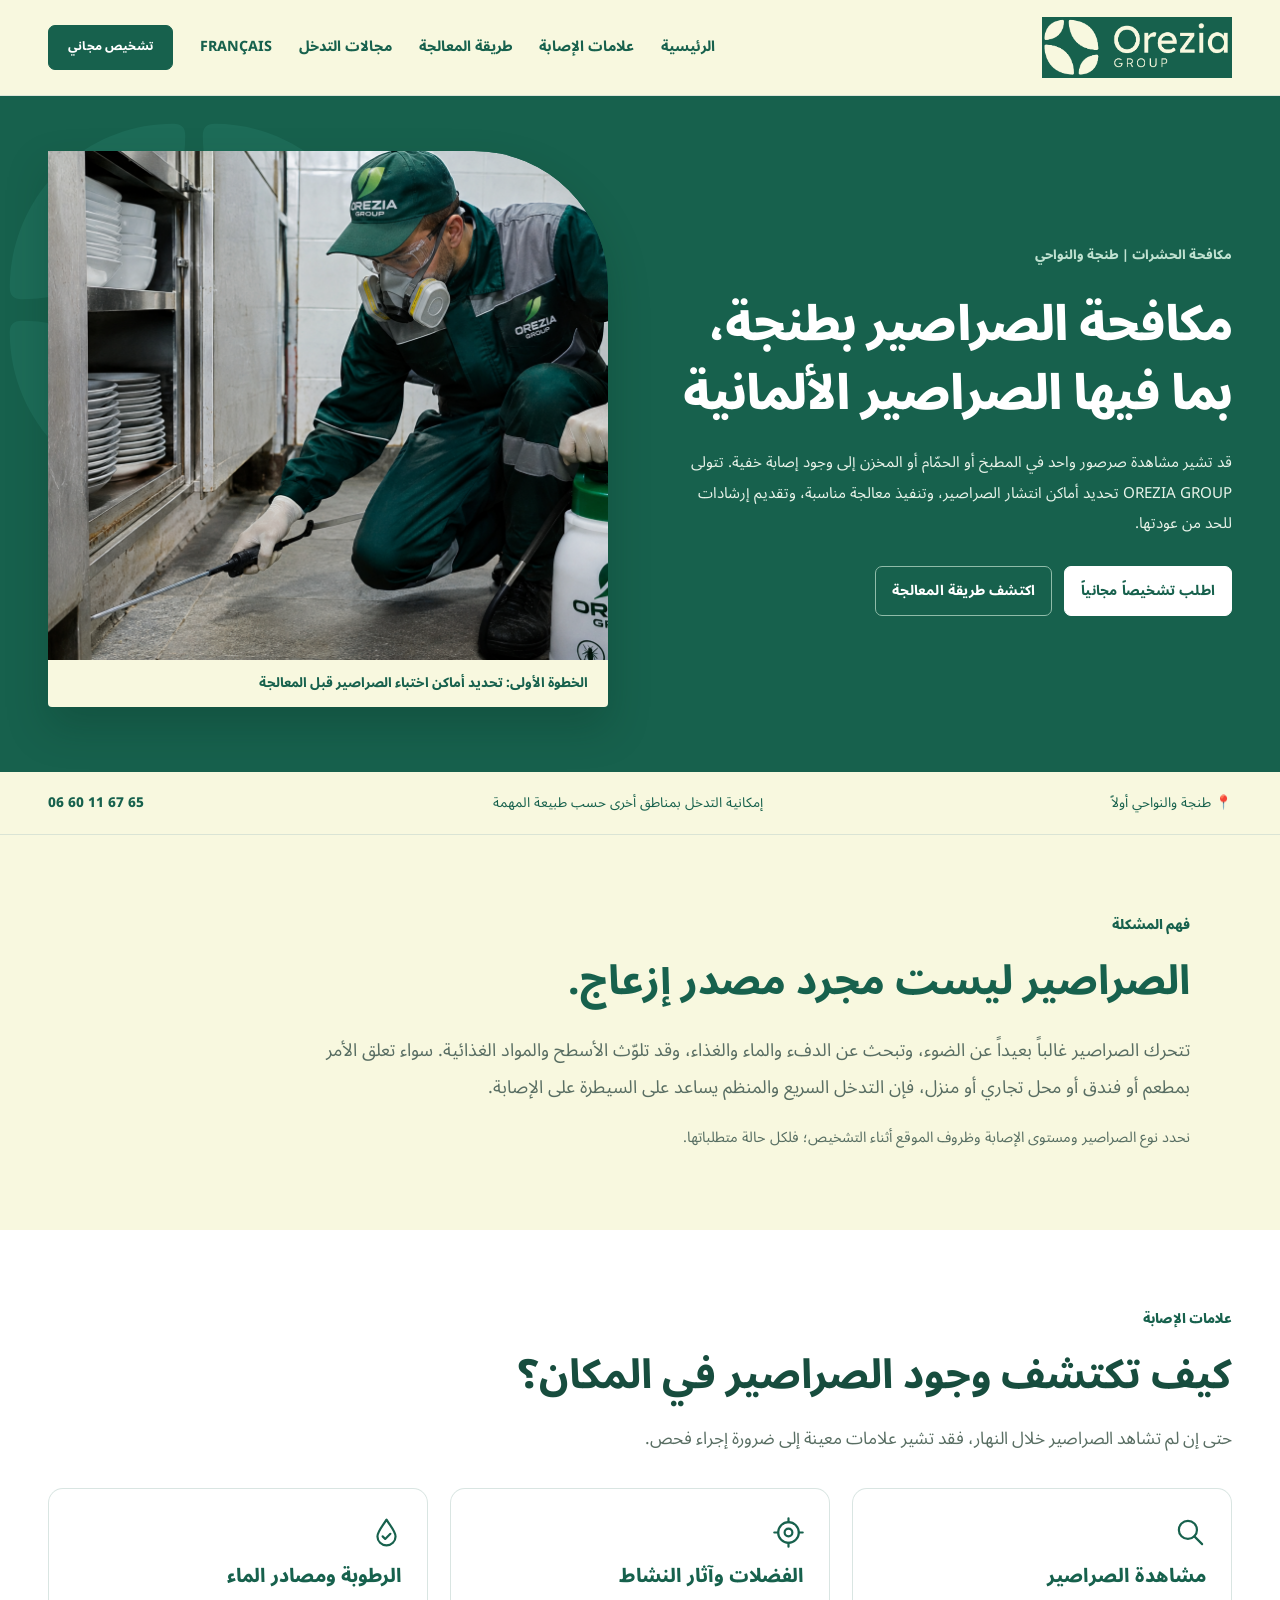
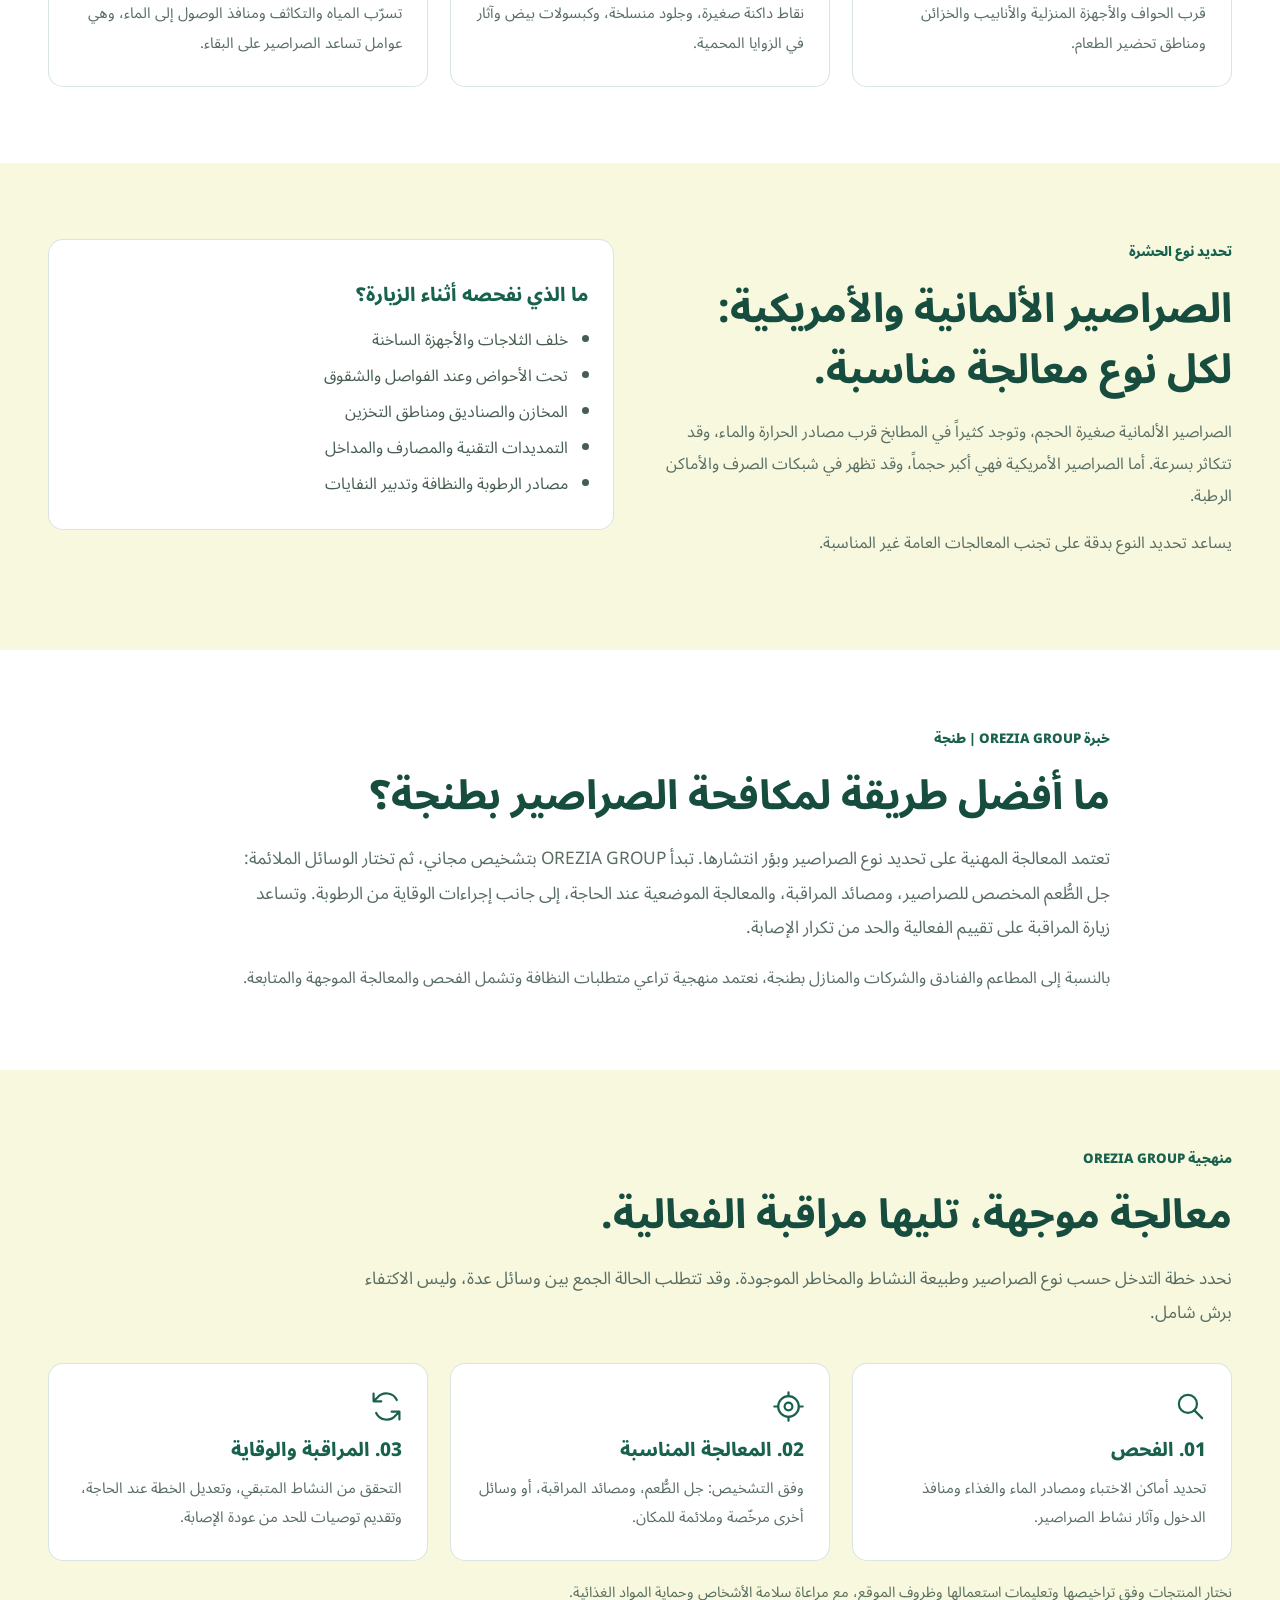
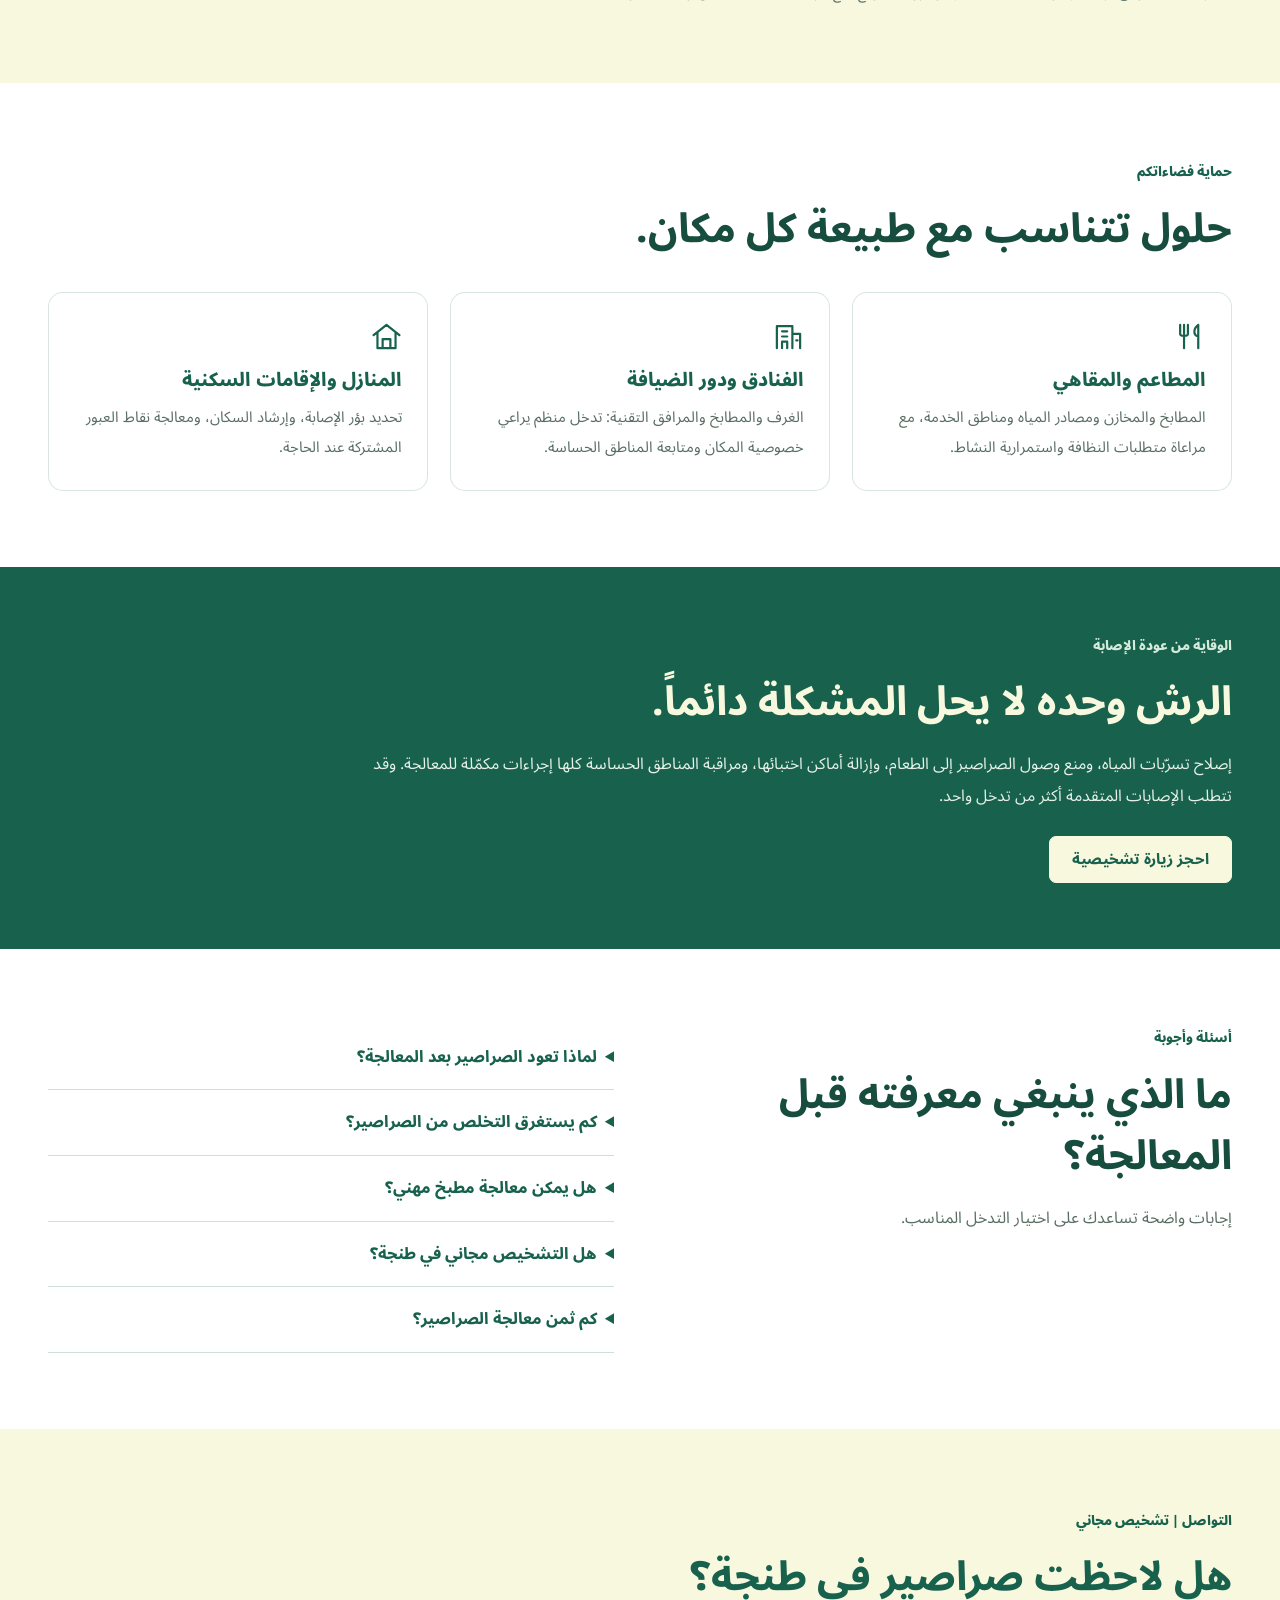
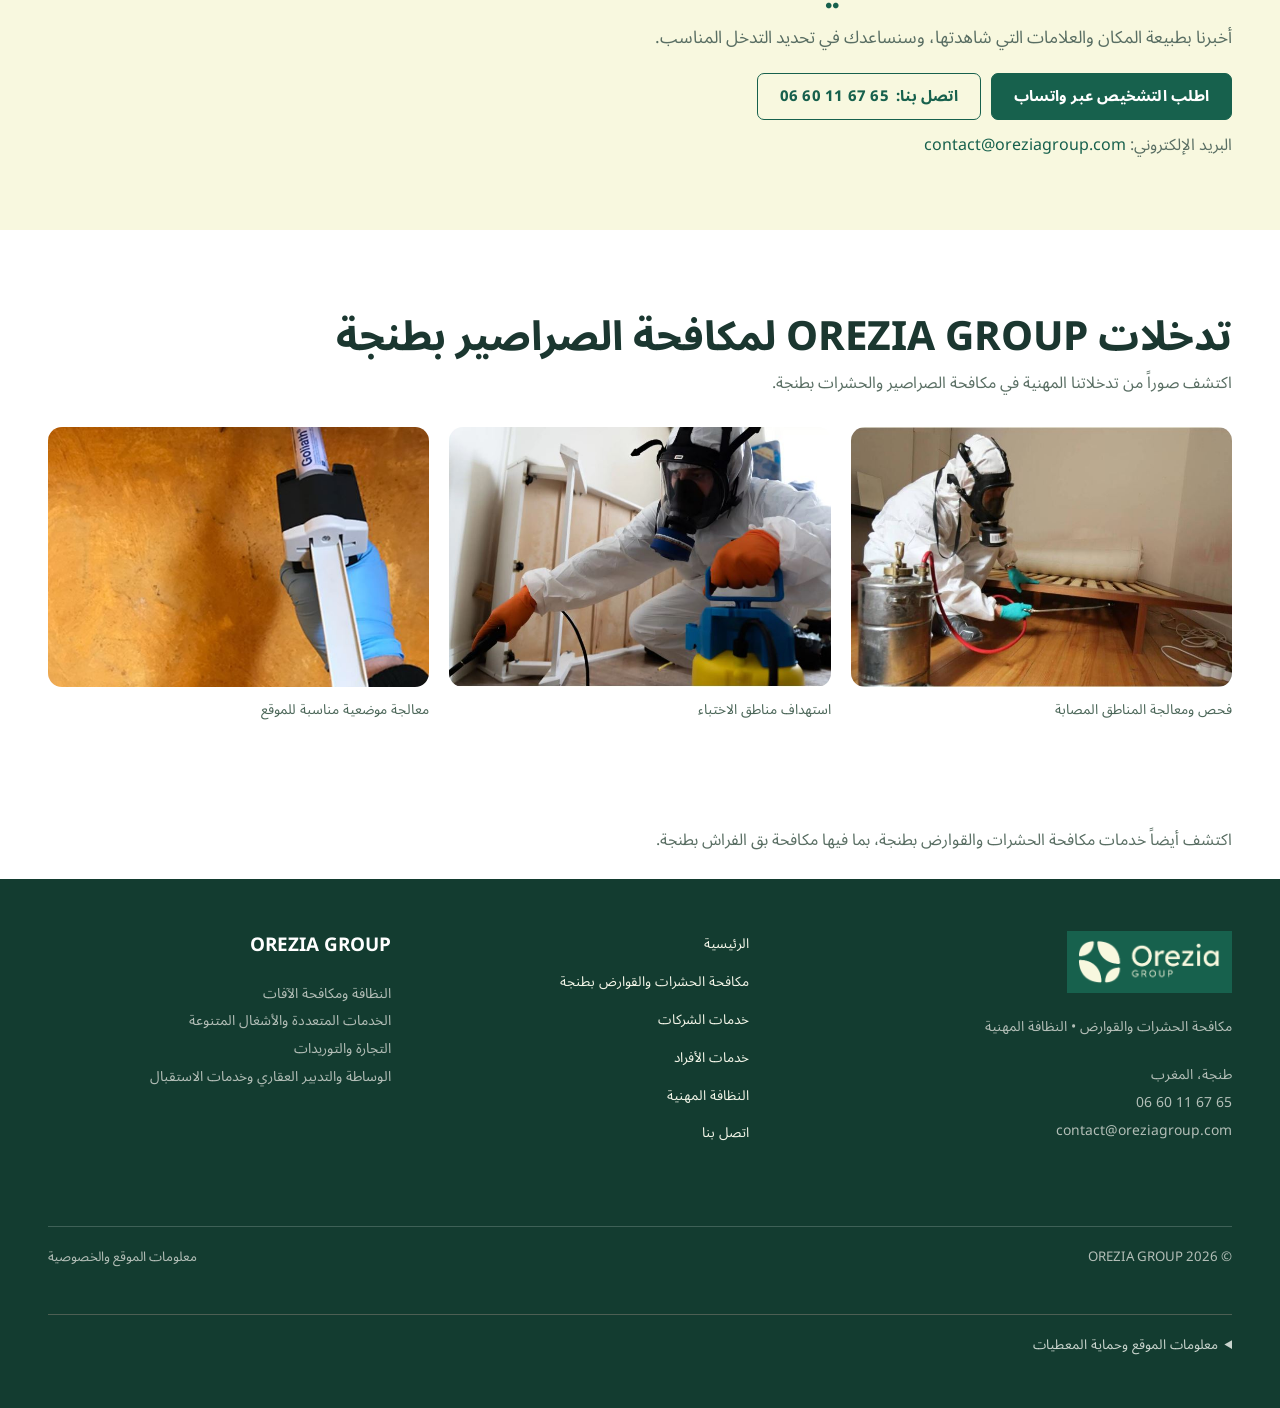
<file: traitement-cafards-tanger-ar.html>
<!doctype html>
<html lang="ar" dir="rtl">
<head>
<meta charset="utf-8"><meta name="viewport" content="width=device-width,initial-scale=1">
<title>مكافحة الصراصير بطنجة | OREZIA GROUP</title>
<meta name="description" content="مكافحة الصراصير بطنجة مع OREZIA GROUP، معالجة الصراصير الألمانية والأمريكية بالمطاعم والمنازل، مع المتابعة والتشخيص المجاني.">
<meta name="theme-color" content="#17614d">
<link rel="canonical" href="https://oreziagroup.com/traitement-cafards-tanger-ar.html">
<link rel="alternate" hreflang="ar-MA" href="https://oreziagroup.com/traitement-cafards-tanger-ar.html">
<link rel="alternate" hreflang="fr-MA" href="https://oreziagroup.com/traitement-cafards-tanger.html">
<link rel="alternate" hreflang="x-default" href="https://oreziagroup.com/traitement-cafards-tanger.html">
<link rel="icon" href="assets/symbole.png">
<link rel="preconnect" href="https://fonts.googleapis.com"><link rel="preconnect" href="https://fonts.gstatic.com" crossorigin>
<link href="https://fonts.googleapis.com/css2?family=Noto+Sans+Arabic:wght@400;500;600;700;800;900&display=swap" rel="stylesheet">
<link rel="stylesheet" href="site.css?v=final-3">
<script src="config.js?v=final-3" defer></script><script src="script.js?v=final-3" defer></script>
<style>

:root{--green:#17614d;--green-dark:#0d4435;--cream:#f8f8df;--mint:#b7dacb;--ink:#1b3730;--line:#d8e3d4;--muted:#596e63}
*{box-sizing:border-box}
html{scroll-behavior:smooth;scroll-padding-top:110px}
body{margin:0;direction:rtl;text-align:right;font-family:"Noto Sans Arabic",Tahoma,Arial,sans-serif;background:#fff;color:var(--ink);font-size:16px;line-height:1.9;overflow-x:hidden}
a{color:inherit;text-decoration:none}button{font:inherit}img{display:block;max-width:100%}h1,h2,h3,p,figure{margin:0}h1,h2,h3{letter-spacing:0;line-height:1.5}h2{font-size:clamp(1.85rem,3.15vw,2.75rem);font-weight:750}h3{font-size:1.25rem}p{color:var(--muted)}:focus-visible{outline:3px solid #c5ac63;outline-offset:4px}
.wrap{width:calc(100% - 96px);max-width:1220px;margin-inline:auto}
.skip{position:absolute;top:-100px;right:10px;background:#fff;color:var(--green);padding:10px 18px;z-index:100}.skip:focus{top:10px}
.svg-defs{position:absolute;width:0;height:0;overflow:hidden}
.icon{width:24px;height:24px;display:inline-block;fill:none;stroke:currentColor;stroke-width:1.7;stroke-linecap:round;stroke-linejoin:round;vertical-align:middle}
header{position:sticky;top:0;z-index:30;background:var(--cream);border-bottom:1px solid #dce5d9}
.header{display:flex;direction:rtl;align-items:center;justify-content:space-between;gap:35px;min-height:95px}
.brand{display:flex;align-items:center;width:190px;min-width:154px;flex-shrink:0}.brand img{width:100%;height:auto;object-fit:contain}
.header nav{display:flex;align-items:center;gap:clamp(14px,2.1vw,34px);font-size:.89rem;font-weight:750;color:var(--green);line-height:1.3}
.header nav>a:not(.button){white-space:nowrap}.header nav>a:hover:not(.button){text-decoration:underline;text-underline-offset:7px}
.menu-toggle{display:none;border:1px solid var(--line);background:transparent;color:var(--green);padding:11px 18px;border-radius:7px;cursor:pointer}
.button{display:inline-flex;justify-content:center;align-items:center;gap:7px;min-height:47px;padding:11px 22px;border:1px solid var(--green);border-radius:7px;background:var(--green);color:#fff;font-size:.93rem;font-weight:750;line-height:1.55;transition:background .2s,transform .2s;white-space:normal;text-align:center}
.button:hover{background:#104b3b;transform:translateY(-1px)}.button.small{min-height:45px;padding:10px 19px}
.button.light{color:var(--green);background:var(--cream);border-color:var(--cream)}.button.light:hover{background:#e8f1d9}
.button.outline{background:transparent;border-color:var(--green);color:var(--green)}
.hero{position:relative;overflow:hidden;background:var(--green);color:var(--cream)}
.hero-inner{display:grid;direction:rtl;grid-template-columns:minmax(0,1fr) minmax(0,1fr);gap:clamp(30px,5vw,65px);align-items:center;padding-block:55px 65px;min-height:555px;isolation:isolate}
.hero-copy{position:relative;z-index:2;min-width:0;align-self:center;padding:0}
.hero .eyebrow{font-size:.8rem;color:#c0e2d1;font-weight:800;letter-spacing:0;margin-bottom:23px}
.hero h1{font-size:clamp(2.1rem,3.75vw,3.75rem);line-height:1.44;font-weight:850;max-width:650px;margin-bottom:19px;color:#fff}
.hero-copy>.hero-description{font-size:clamp(.94rem,1.14vw,1.05rem);line-height:2;color:#e8f3e9;max-width:575px;margin:0 0 27px}
.hero .actions{display:flex;flex-wrap:wrap;align-items:center;gap:12px;margin:0}
.hero .actions .button{min-height:50px;padding:12px 16px;font-size:.86rem}
.hero .hero-secondary{border-color:#90bca9;color:#fff;background:transparent}.hero .hero-secondary:hover{background:#277c60}
.hero-pattern{position:absolute;inset:0 auto auto 0;width:390px;height:430px;opacity:.12;pointer-events:none;background:url('assets/brand-motif.svg') center/contain no-repeat}
/* Important: override the common French hero's absolute image positioning. */
.hero .hero-visual{position:relative!important;inset:auto!important;top:auto!important;left:auto!important;right:auto!important;bottom:auto!important;display:flex;flex-direction:column;justify-self:stretch;align-self:center;min-height:0!important;height:auto!important;width:100%;margin:0;overflow:hidden;border-radius:0 134px 4px 4px;box-shadow:0 20px 40px #092a2040;z-index:1}
.hero .hero-visual>img{width:100%!important;height:auto!important;max-height:none!important;aspect-ratio:1.1;object-fit:cover;object-position:center 45%;border-radius:0 134px 0 0!important;filter:none!important}
/* Text is no longer drawn across the photo: the small caption is below it. */
.hero .hero-visual>figcaption{position:static!important;display:block;padding:13px 20px;background:#f8f8df;color:var(--green);font-size:.83rem;font-weight:750;line-height:1.6;border-radius:0!important}
.territory-bar{background:var(--cream);border-bottom:1px solid #dae4d5}.territory-bar .wrap{display:flex;align-items:center;justify-content:space-between;gap:20px;padding:18px 0;color:var(--green);font-size:.85rem}.territory-bar a{font-weight:800;white-space:nowrap}.phone-ltr{direction:ltr;unicode-bidi:isolate;display:inline-block;white-space:nowrap}
.cafard-tag{font-size:.83rem;color:var(--green);font-weight:850;letter-spacing:0;margin-bottom:14px}
.cafard-intro{padding:78px 0;background:var(--cream)}.cafard-intro .wrap{max-width:1100px}.cafard-intro h2{color:var(--green);max-width:930px;margin-bottom:19px}.cafard-intro .cafard-lead{font-size:1.12rem;line-height:2.1}.cafard-mini{font-size:.91rem;margin-top:17px;line-height:1.9;color:#586f63}
.cafard-section{padding:76px 0}.cafard-section:nth-of-type(even){background:var(--cream)}.cafard-section h2{color:#174d3e;max-width:970px;margin-bottom:15px}.cafard-section p{line-height:2}.cafard-lead{max-width:870px;font-size:1.08rem;line-height:1.95}.cafard-grid{display:grid;grid-template-columns:repeat(3,minmax(0,1fr));gap:22px;margin-top:32px}
.cafard-card{border:1px solid #17614d29;border-radius:15px;padding:27px 25px;background:#fff;color:#243f35;min-width:0}.cafard-card h3{font-weight:800;color:var(--green);font-size:1.19rem;line-height:1.55;margin:14px 0 8px}.cafard-card .icon{color:var(--green);width:31px;height:31px}.cafard-card p{font-size:.93rem;margin:0}
.cafard-columns{display:grid;grid-template-columns:minmax(0,1fr) minmax(0,1fr);align-items:start;gap:52px}.cafard-checks{padding-right:1.25rem;padding-left:0;line-height:2.25;color:#465d50;margin:12px 0 0}.cafard-columns>div{min-width:0}.cafard-columns>div>p{margin-bottom:15px}
.expertise-note{max-width:940px}.expertise-note p+p{margin-top:16px}
.cafard-cta{padding:66px 0;background:var(--green);color:var(--cream)}.cafard-cta h2{color:var(--cream);margin-bottom:14px}.cafard-cta p{color:#e6f1e8;max-width:900px;line-height:2}.cafard-cta .button{margin-top:24px}
.cafard-faq details{border-bottom:1px solid #17614d35;padding:17px 0}.cafard-faq summary{cursor:pointer;color:var(--green);font-size:1.01rem;font-weight:750}.cafard-faq details p{font-size:.92rem;margin-top:10px;line-height:1.95}
.cafard-contact{padding:70px 0;background:var(--cream)}.cafard-contact h2{color:var(--green);margin-bottom:12px}.cafard-contact .button{margin:18px 0 0 10px}.cafard-contact p{margin-top:10px}.cafard-contact a:not(.button){color:var(--green)}
.section{padding:78px 0}.interventions-photos{display:grid;grid-template-columns:repeat(3,minmax(0,1fr));gap:20px;margin-top:28px}.interventions-photos img{width:100%;height:260px;object-fit:cover;display:block;border-radius:14px}.interventions-photos figure{min-width:0;margin:0}.interventions-photos figcaption{font-size:.86rem;color:#4c6759;margin-top:10px}
footer{background:#133c30;color:#f3f5e8;padding-top:52px}footer p{color:#e2eddf}footer a:hover{text-decoration:underline}.footer-grid{display:grid;grid-template-columns:1.15fr .82fr .9fr;gap:45px;padding-bottom:35px}.footer-grid .brand{margin-bottom:14px;width:165px}.footer-grid nav{display:flex;flex-direction:column;align-items:flex-start;gap:12px}.footer-grid h3{font-size:1.18rem;margin-bottom:14px;color:#fff}.footer-grid p{line-height:2;font-size:.87rem}.footer-bottom{border-top:1px solid #ffffff30;display:flex;justify-content:space-between;padding:18px 0;font-size:.83rem}.site-info{padding:0 0 25px;font-size:.84rem}.site-info summary{cursor:pointer}.site-info details>div{padding:12px 0;max-width:930px}.site-info p{margin-bottom:11px}.site-info h3{font-size:1.01rem;margin:14px 0 5px}.mobile-contact{display:none}
@media(max-width:1050px){.wrap{width:calc(100% - 64px)}.header nav{gap:16px;font-size:.77rem}.brand{width:155px;min-width:140px}.hero-inner{gap:27px;min-height:510px}.hero h1{font-size:clamp(2rem,4.4vw,3rem)}.hero .actions .button{font-size:.75rem;padding:10px 12px}.cafard-columns{gap:32px}}
@media(max-width:900px){.header{min-height:76px}.menu-toggle{display:block}.header nav{display:none;position:absolute;top:100%;right:0;left:0;background:var(--cream);padding:20px 32px 26px;box-shadow:0 16px 22px #173b2a22;flex-direction:column;align-items:stretch;gap:22px;font-size:.97rem}.header nav.open{display:flex}.hero-inner{grid-template-columns:minmax(0,1fr) minmax(0,1fr)}.hero .hero-visual{border-radius:0 70px 4px 4px}.hero .hero-visual>img{border-radius:0 70px 0 0!important}.hero h1{font-size:2.35rem}.hero .actions .button{min-height:42px}.cafard-grid{gap:14px}.cafard-card{padding:20px}}
@media(max-width:700px){.wrap{width:calc(100% - 38px)}.hero-inner{display:flex;flex-direction:column;align-items:stretch;gap:28px;padding-block:36px 40px;min-height:0}.hero h1{font-size:clamp(2.05rem,7.5vw,2.65rem);line-height:1.4}.hero .eyebrow{font-size:.75rem;margin-bottom:15px}.hero-copy>.hero-description{font-size:.97rem;line-height:1.95}.hero .actions{gap:10px}.hero .actions .button{font-size:.84rem;padding:12px 17px;flex:1 1 190px;min-height:48px}.hero .hero-visual{width:100%;margin:0!important;align-self:stretch}.hero .hero-visual>img{aspect-ratio:1.32}.territory-bar .wrap{display:flex;flex-wrap:wrap;align-items:center;gap:8px 25px;padding:14px 0;font-size:.8rem}.cafard-intro{padding:52px 0}.cafard-section{padding:50px 0}.cafard-grid,.cafard-columns,.interventions-photos{grid-template-columns:1fr}.cafard-grid{gap:14px;margin-top:23px}.cafard-card{padding:24px}.cafard-columns{gap:22px}.cafard-intro h2,.cafard-section h2{font-size:clamp(1.63rem,6vw,2rem)}.cafard-intro .cafard-lead{font-size:1rem}.cafard-cta,.cafard-contact{padding:48px 0}.cafard-contact .button{width:100%;margin:12px 0 0}.section{padding:50px 0}.interventions-photos img{height:auto;aspect-ratio:1.4;object-fit:cover}.footer-grid{grid-template-columns:1fr;gap:27px}.footer-bottom{gap:12px;flex-wrap:wrap}.mobile-contact{display:flex;position:fixed;bottom:0;right:0;left:0;background:#f8f8df;box-shadow:0 -2px 15px #103c3030;padding:10px 18px;justify-content:space-around;z-index:35;gap:12px}.mobile-contact a{flex:1;text-align:center;border-radius:7px;background:var(--green);color:white;padding:9px;display:flex;gap:8px;align-items:center;justify-content:center;font-size:.87rem;font-weight:750}.mobile-contact .icon{width:18px;height:18px}body{padding-bottom:58px}html{scroll-padding-top:80px}}
@media(max-width:430px){.hero .actions .button{flex-basis:100%}.territory-bar .wrap span:nth-child(2){font-size:.74rem}.hero .hero-visual>figcaption{font-size:.75rem}.header{min-height:76px}}
@media(prefers-reduced-motion:reduce){html{scroll-behavior:auto}*{transition:none!important}}

</style>
<script type="application/ld+json">{
  "@context": "https://schema.org",
  "@type": "Service",
  "name": "مكافحة الصراصير بطنجة",
  "serviceType": "مكافحة الصراصير الألمانية والأمريكية",
  "areaServed": {
    "@type": "City",
    "name": "طنجة"
  },
  "provider": {
    "@type": "LocalBusiness",
    "name": "OREZIA GROUP",
    "url": "https://oreziagroup.com/",
    "telephone": "+212660116765",
    "@id": "https://oreziagroup.com/#business"
  },
  "url": "https://oreziagroup.com/traitement-cafards-tanger-ar.html",
  "availableLanguage": [
    "ar",
    "fr"
  ],
  "description": "مكافحة الصراصير بطنجة مع OREZIA GROUP، معالجة الصراصير الألمانية والأمريكية بالمطاعم والمنازل، مع المتابعة والتشخيص المجاني."
}</script>
<meta property="og:description" content="مكافحة الصراصير بطنجة مع OREZIA GROUP، معالجة الصراصير الألمانية والأمريكية بالمطاعم والمنازل، مع المتابعة والتشخيص المجاني.">
<meta property="og:title" content="مكافحة الصراصير بطنجة | OREZIA GROUP">
<meta property="og:url" content="https://oreziagroup.com/traitement-cafards-tanger-ar.html">
<meta property="og:site_name" content="OREZIA GROUP">
<meta property="og:type" content="website">
<meta property="og:locale" content="ar_MA">
<script type="application/ld+json">{
  "@context": "https://schema.org",
  "@type": "BreadcrumbList",
  "@id": "https://oreziagroup.com/traitement-cafards-tanger-ar.html#breadcrumb",
  "itemListElement": [
    {
      "@type": "ListItem",
      "position": 1,
      "name": "الرئيسية",
      "item": "https://oreziagroup.com/ar.html"
    },
    {
      "@type": "ListItem",
      "position": 2,
      "name": "مكافحة الصراصير بطنجة",
      "item": "https://oreziagroup.com/traitement-cafards-tanger-ar.html"
    }
  ]
}</script>
</head>
<body>
<svg aria-hidden="true" class="svg-defs" xmlns="http://www.w3.org/2000/svg"><defs>
<symbol id="i-search" viewbox="0 0 24 24"><circle cx="10" cy="10" r="7"></circle><path d="m15 15 6 6"></path></symbol>
<symbol id="i-target" viewbox="0 0 24 24"><circle cx="12" cy="12" r="8"></circle><circle cx="12" cy="12" r="3"></circle><path d="M12 1v3m0 16v3M1 12h3m16 0h3"></path></symbol>
<symbol id="i-drop" viewbox="0 0 24 24"><path d="M12 2C9 7 5 11 5 15a7 7 0 0 0 14 0c0-4-4-8-7-13Z"></path><path d="m9 15 2 2 4-4"></path></symbol>
<symbol id="i-cycle" viewbox="0 0 24 24"><path d="M20 7a9 9 0 0 0-15-2L2 8m0-6v6h6m-4 9a9 9 0 0 0 15 2l3-3m0 6v-6h-6"></path></symbol>
<symbol id="i-restaurant" viewbox="0 0 24 24"><path d="M4 3v7c0 2 6 2 6 0V3M7 3v18m11 0V3c-4 3-4 8 0 9"></path></symbol>
<symbol id="i-hotel" viewbox="0 0 24 24"><path d="M3 21V4h12v17M15 10h6v11M7 8h4M7 12h4M7 21v-5h4v5m7-6h1"></path></symbol>
<symbol id="i-home" viewbox="0 0 24 24"><path d="m2 11 10-8 10 8M5 9v12h14V9M9 21v-7h6v7"></path></symbol>
<symbol id="i-phone" viewbox="0 0 24 24"><path d="m5 3 4 4-2 3a16 16 0 0 0 7 7l3-2 4 4-2 3C9 21 3 15 2 5Z"></path></symbol>
<symbol id="i-message" viewbox="0 0 24 24"><path d="M21 11a9 9 0 0 1-13 8l-6 2 2-6a9 9 0 1 1 17-4Z"></path><path d="M7 10h10m-10 4h7"></path></symbol>
</defs></svg>
<a class="skip" href="#contenu">تجاوز القائمة والانتقال إلى المحتوى</a>
<header><div class="wrap header"><a class="brand" href="/ar.html" aria-label="الصفحة الرئيسية لشركة OREZIA GROUP"><img src="assets/logo.png" alt="شعار OREZIA GROUP" width="603" height="191"></a><button class="menu-toggle" aria-expanded="false" aria-controls="navigation">القائمة <span aria-hidden="true">☰</span></button><nav id="navigation" aria-label="القائمة الرئيسية"><a href="/ar.html">الرئيسية</a><a href="#signes">علامات الإصابة</a><a href="#methode-cafards">طريقة المعالجة</a><a href="#secteurs">مجالات التدخل</a><a href="/traitement-cafards-tanger.html" lang="fr" dir="ltr">FRANÇAIS</a><a class="button small" href="#contact">تشخيص مجاني</a></nav></div></header>
<main id="contenu">
<section class="hero">
  <div class="hero-pattern" aria-hidden="true"></div>
  <div class="hero-inner wrap">
    <div class="hero-copy">
      <p class="eyebrow">مكافحة الحشرات | طنجة والنواحي</p>
      <h1>مكافحة الصراصير بطنجة، بما فيها الصراصير الألمانية</h1>
      <p class="hero-description">قد تشير مشاهدة صرصور واحد في المطبخ أو الحمّام أو المخزن إلى وجود إصابة خفية. تتولى OREZIA GROUP تحديد أماكن انتشار الصراصير، وتنفيذ معالجة مناسبة، وتقديم إرشادات للحد من عودتها.</p>
      <div class="actions"><a class="button light" href="#contact">اطلب تشخيصاً مجانياً</a><a class="button hero-secondary" href="#methode-cafards">اكتشف طريقة المعالجة</a></div>
    </div>
    <figure class="hero-visual"><img src="assets/traitement-cafards.png" alt="تدخل مهني لشركة OREZIA GROUP لمكافحة الصراصير في مطبخ بطنجة" width="1536" height="1024" fetchpriority="high"><figcaption>الخطوة الأولى: تحديد أماكن اختباء الصراصير قبل المعالجة</figcaption></figure>
  </div>
</section>
<div class="territory-bar"><div class="wrap"><span>📍 طنجة والنواحي أولاً</span><span>إمكانية التدخل بمناطق أخرى حسب طبيعة المهمة</span><a href="tel:+212660116765"><bdi class="phone-ltr" dir="ltr">06 60 11 67 65</bdi></a></div></div>
<section class="cafard-intro"><div class="wrap"><p class="cafard-tag">فهم المشكلة</p><h2>الصراصير ليست مجرد مصدر إزعاج.</h2><p class="cafard-lead">تتحرك الصراصير غالباً بعيداً عن الضوء، وتبحث عن الدفء والماء والغذاء، وقد تلوّث الأسطح والمواد الغذائية. سواء تعلق الأمر بمطعم أو فندق أو محل تجاري أو منزل، فإن التدخل السريع والمنظم يساعد على السيطرة على الإصابة.</p><p class="cafard-mini">نحدد نوع الصراصير ومستوى الإصابة وظروف الموقع أثناء التشخيص؛ فلكل حالة متطلباتها.</p></div></section>
<section class="cafard-section" id="signes"><div class="wrap"><p class="cafard-tag">علامات الإصابة</p><h2>كيف تكتشف وجود الصراصير في المكان؟</h2><p class="cafard-lead">حتى إن لم تشاهد الصراصير خلال النهار، فقد تشير علامات معينة إلى ضرورة إجراء فحص.</p><div class="cafard-grid">
<article class="cafard-card"><svg class="icon" aria-hidden="true"><use href="#i-search"/></svg><h3>مشاهدة الصراصير</h3><p>قرب الحواف والأجهزة المنزلية والأنابيب والخزائن ومناطق تحضير الطعام.</p></article>
<article class="cafard-card"><svg class="icon" aria-hidden="true"><use href="#i-target"/></svg><h3>الفضلات وآثار النشاط</h3><p>نقاط داكنة صغيرة، وجلود منسلخة، وكبسولات بيض وآثار في الزوايا المحمية.</p></article>
<article class="cafard-card"><svg class="icon" aria-hidden="true"><use href="#i-drop"/></svg><h3>الرطوبة ومصادر الماء</h3><p>تسرّب المياه والتكاثف ومنافذ الوصول إلى الماء، وهي عوامل تساعد الصراصير على البقاء.</p></article>
</div></div></section>
<section class="cafard-section" id="especes"><div class="wrap cafard-columns"><div><p class="cafard-tag">تحديد نوع الحشرة</p><h2>الصراصير الألمانية والأمريكية: لكل نوع معالجة مناسبة.</h2><p>الصراصير الألمانية صغيرة الحجم، وتوجد كثيراً في المطابخ قرب مصادر الحرارة والماء، وقد تتكاثر بسرعة. أما الصراصير الأمريكية فهي أكبر حجماً، وقد تظهر في شبكات الصرف والأماكن الرطبة.</p><p>يساعد تحديد النوع بدقة على تجنب المعالجات العامة غير المناسبة.</p></div><div class="cafard-card"><h3>ما الذي نفحصه أثناء الزيارة؟</h3><ul class="cafard-checks"><li>خلف الثلاجات والأجهزة الساخنة</li><li>تحت الأحواض وعند الفواصل والشقوق</li><li>المخازن والصناديق ومناطق التخزين</li><li>التمديدات التقنية والمصارف والمداخل</li><li>مصادر الرطوبة والنظافة وتدبير النفايات</li></ul></div></div></section>
<section class="cafard-section" id="traitement-anti-cafards-tanger"><div class="wrap expertise-note"><p class="cafard-tag">خبرة OREZIA GROUP | طنجة</p><h2>ما أفضل طريقة لمكافحة الصراصير بطنجة؟</h2><p class="cafard-lead">تعتمد المعالجة المهنية على تحديد نوع الصراصير وبؤر انتشارها. تبدأ OREZIA GROUP بتشخيص مجاني، ثم تختار الوسائل الملائمة: جل الطُّعم المخصص للصراصير، ومصائد المراقبة، والمعالجة الموضعية عند الحاجة، إلى جانب إجراءات الوقاية من الرطوبة. وتساعد زيارة المراقبة على تقييم الفعالية والحد من تكرار الإصابة.</p><p>بالنسبة إلى المطاعم والفنادق والشركات والمنازل بطنجة، نعتمد منهجية تراعي متطلبات النظافة وتشمل الفحص والمعالجة الموجهة والمتابعة.</p></div></section>
<section class="cafard-section" id="methode-cafards"><div class="wrap"><p class="cafard-tag">منهجية OREZIA GROUP</p><h2>معالجة موجهة، تليها مراقبة الفعالية.</h2><p class="cafard-lead">نحدد خطة التدخل حسب نوع الصراصير وطبيعة النشاط والمخاطر الموجودة. وقد تتطلب الحالة الجمع بين وسائل عدة، وليس الاكتفاء برش شامل.</p><div class="cafard-grid">
<article class="cafard-card"><svg class="icon" aria-hidden="true"><use href="#i-search"/></svg><h3>01. الفحص</h3><p>تحديد أماكن الاختباء ومصادر الماء والغذاء ومنافذ الدخول وآثار نشاط الصراصير.</p></article>
<article class="cafard-card"><svg class="icon" aria-hidden="true"><use href="#i-target"/></svg><h3>02. المعالجة المناسبة</h3><p>وفق التشخيص: جل الطُّعم، ومصائد المراقبة، أو وسائل أخرى مرخّصة وملائمة للمكان.</p></article>
<article class="cafard-card"><svg class="icon" aria-hidden="true"><use href="#i-cycle"/></svg><h3>03. المراقبة والوقاية</h3><p>التحقق من النشاط المتبقي، وتعديل الخطة عند الحاجة، وتقديم توصيات للحد من عودة الإصابة.</p></article>
</div><p class="cafard-mini">نختار المنتجات وفق تراخيصها وتعليمات استعمالها وظروف الموقع، مع مراعاة سلامة الأشخاص وحماية المواد الغذائية.</p></div></section>
<section class="cafard-section" id="secteurs"><div class="wrap"><p class="cafard-tag">حماية فضاءاتكم</p><h2>حلول تتناسب مع طبيعة كل مكان.</h2><div class="cafard-grid">
<article class="cafard-card"><svg class="icon" aria-hidden="true"><use href="#i-restaurant"/></svg><h3>المطاعم والمقاهي</h3><p>المطابخ والمخازن ومصادر المياه ومناطق الخدمة، مع مراعاة متطلبات النظافة واستمرارية النشاط.</p></article>
<article class="cafard-card"><svg class="icon" aria-hidden="true"><use href="#i-hotel"/></svg><h3>الفنادق ودور الضيافة</h3><p>الغرف والمطابخ والمرافق التقنية: تدخل منظم يراعي خصوصية المكان ومتابعة المناطق الحساسة.</p></article>
<article class="cafard-card"><svg class="icon" aria-hidden="true"><use href="#i-home"/></svg><h3>المنازل والإقامات السكنية</h3><p>تحديد بؤر الإصابة، وإرشاد السكان، ومعالجة نقاط العبور المشتركة عند الحاجة.</p></article>
</div></div></section>
<section class="cafard-cta"><div class="wrap"><p class="cafard-tag" style="color:#d4eadb">الوقاية من عودة الإصابة</p><h2>الرش وحده لا يحل المشكلة دائماً.</h2><p>إصلاح تسرّبات المياه، ومنع وصول الصراصير إلى الطعام، وإزالة أماكن اختبائها، ومراقبة المناطق الحساسة كلها إجراءات مكمّلة للمعالجة. وقد تتطلب الإصابات المتقدمة أكثر من تدخل واحد.</p><a class="button light" href="#contact">احجز زيارة تشخيصية</a></div></section>
<section class="cafard-section cafard-faq" id="faq-cafards"><div class="wrap cafard-columns"><div><p class="cafard-tag">أسئلة وأجوبة</p><h2>ما الذي ينبغي معرفته قبل المعالجة؟</h2><p>إجابات واضحة تساعدك على اختيار التدخل المناسب.</p></div><div>
<details><summary>لماذا تعود الصراصير بعد المعالجة؟</summary><p>قد تبقى بيوض أو أماكن اختباء لم تُكتشف، أو مصادر طعام وماء، وقد تنتقل الصراصير من مكان مجاور. تساعد المتابعة على تحديد السبب.</p></details>
<details><summary>كم يستغرق التخلص من الصراصير؟</summary><p>تختلف المدة حسب النوع وحجم الإصابة وخطة المعالجة. وقد ينخفض نشاط الصراصير قبل القضاء على الإصابة بالكامل، مما يستدعي زيارة مراقبة أو أكثر.</p></details>
<details><summary>هل يمكن معالجة مطبخ مهني؟</summary><p>يمكن تنظيم التدخل مع مراعاة طبيعة النشاط وحماية المواد الغذائية. وتحدد احتياطات السلامة واستئناف العمل وفق الوسائل والمنتجات المستعملة.</p></details>
<details><summary>هل التشخيص مجاني في طنجة؟</summary><p>نعم، تقدم OREZIA GROUP زيارة تشخيصية أولية مجانية لتقييم الحالة وإعداد عرض يناسبها.</p></details>
<details><summary>كم ثمن معالجة الصراصير؟</summary><p>يعتمد السعر على المساحة وصعوبة الوصول ومستوى الإصابة وعدد الزيارات اللازمة. نعدّ عرض السعر بعد التشخيص.</p></details>
</div></div></section>
<section class="cafard-contact" id="contact"><div class="wrap"><p class="cafard-tag">التواصل | تشخيص مجاني</p><h2>هل لاحظت صراصير في طنجة؟</h2><p class="cafard-lead">أخبرنا بطبيعة المكان والعلامات التي شاهدتها، وسنساعدك في تحديد التدخل المناسب.</p><a class="button" href="https://wa.me/212660116765?text=%D8%A3%D8%B1%D8%BA%D8%A8%20%D9%81%D9%8A%20%D8%AA%D8%B4%D8%AE%D9%8A%D8%B5%20%D9%85%D8%B4%D9%83%D9%84%20%D8%A7%D9%84%D8%B5%D8%B1%D8%A7%D8%B5%D9%8A%D8%B1%20%D8%A8%D8%B7%D9%86%D8%AC%D8%A9" target="_blank" rel="noopener noreferrer">اطلب التشخيص عبر واتساب</a><a class="button outline" href="tel:+212660116765">اتصل بنا: <bdi class="phone-ltr" dir="ltr">06 60 11 67 65</bdi></a><p>البريد الإلكتروني: <a href="mailto:contact@oreziagroup.com" dir="ltr">contact@oreziagroup.com</a></p></div></section>
<section class="wrap section" aria-labelledby="interventions-cafards"><h2 id="interventions-cafards">تدخلات OREZIA GROUP لمكافحة الصراصير بطنجة</h2><p>اكتشف صوراً من تدخلاتنا المهنية في مكافحة الصراصير والحشرات بطنجة.</p><div class="interventions-photos"><figure><img src="/assets/1.JPG" alt="تدخل مهني لشركة OREZIA GROUP في مكافحة الحشرات بطنجة" loading="lazy" width="600" height="400"><figcaption>فحص ومعالجة المناطق المصابة</figcaption></figure><figure><img src="/assets/2.JPG" alt="معالجة موجهة للمناطق التي تختبئ فيها الصراصير" loading="lazy" width="600" height="400"><figcaption>استهداف مناطق الاختباء</figcaption></figure><figure><img src="/assets/12.JPG" alt="تطبيق جل مبيد حشري خلال تدخل مهني بطنجة" loading="lazy" width="600" height="400"><figcaption>معالجة موضعية مناسبة للموقع</figcaption></figure></div></section>
<section class="wrap" id="services-associes" style="padding:24px 0"><p>اكتشف أيضاً خدمات <a href="/ar.html">مكافحة الحشرات والقوارض بطنجة</a>، بما فيها <a href="/ar-punaises-de-lit-tanger.html">مكافحة بق الفراش بطنجة</a>.</p></section>
</main>
<footer id="groupe"><div class="wrap footer-grid"><div><a class="brand" href="/ar.html" aria-label="OREZIA GROUP"><img src="assets/logo.png" alt="OREZIA GROUP" width="603" height="191" loading="lazy"></a><p>مكافحة الحشرات والقوارض • النظافة المهنية</p><p>طنجة، المغرب<br><a href="tel:+212660116765"><bdi dir="ltr">06 60 11 67 65</bdi></a><br><a href="mailto:contact@oreziagroup.com">contact@oreziagroup.com</a></p></div><nav aria-label="روابط أسفل الصفحة"><a href="/ar.html">الرئيسية</a><a href="/ar.html">مكافحة الحشرات والقوارض بطنجة</a><a href="/ar.html#entreprises">خدمات الشركات</a><a href="/ar.html#particuliers">خدمات الأفراد</a><a href="/ar.html#nettoyage">النظافة المهنية</a><a href="#contact">اتصل بنا</a></nav><div><h3>OREZIA GROUP</h3><p>النظافة ومكافحة الآفات<br>الخدمات المتعددة والأشغال المتنوعة<br>التجارة والتوريدات<br>الوساطة والتدبير العقاري وخدمات الاستقبال</p></div></div><div class="wrap footer-bottom"><span>© <span id="year">2026</span> OREZIA GROUP</span><a href="#informations">معلومات الموقع والخصوصية</a></div><div class="wrap site-info" id="informations" data-nosnippet><details><summary>معلومات الموقع وحماية المعطيات</summary><div><h3>OREZIA GROUP</h3><p>خدمات مكافحة الحشرات والقوارض والنظافة المهنية بطنجة، المغرب. للتواصل: <a href="mailto:contact@oreziagroup.com">contact@oreziagroup.com</a> — <a href="tel:+212660116765"><bdi dir="ltr">06 60 11 67 65</bdi></a>.</p><h3>بياناتك الشخصية</h3><p>لا يستخدم هذا الموقع ملفات تعريف ارتباط إعلانية أو أدوات لتتبع الزيارات. لا تُرسل معلوماتك إلى الشركة إلا عندما تختار إرسال بريد إلكتروني أو رسالة عبر واتساب، وتُستخدم لمعالجة طلبك. لأي استفسار بشأن بياناتك، يرجى مراسلتنا.</p><h3>الصور</h3><p>مشاهد التفتيش والتنظيف التوضيحية مُنشأة رقمياً ولا تمثل بالضرورة تدخلات فعلية؛ أما صور التدخلات الميدانية أدناه فهي صور أعمال الشركة.</p></div></details></div></footer>
<div class="mobile-contact" aria-label="التواصل السريع"><a href="tel:+212660116765" data-channel="phone"><svg class="icon" aria-hidden="true"><use href="#i-phone"/></svg>اتصال</a><a href="https://wa.me/212660116765" target="_blank" rel="noopener noreferrer" data-channel="whatsapp"><svg class="icon" aria-hidden="true"><use href="#i-message"/></svg>واتساب</a></div>
<script>if(!window.OREZIA_CONFIG){const m=document.querySelector('.menu-toggle'),n=document.querySelector('#navigation');m?.addEventListener('click',()=>{const x=m.getAttribute('aria-expanded')!=='true';m.setAttribute('aria-expanded',String(x));n.classList.toggle('open',x)})}</script>
</body></html>
</file>
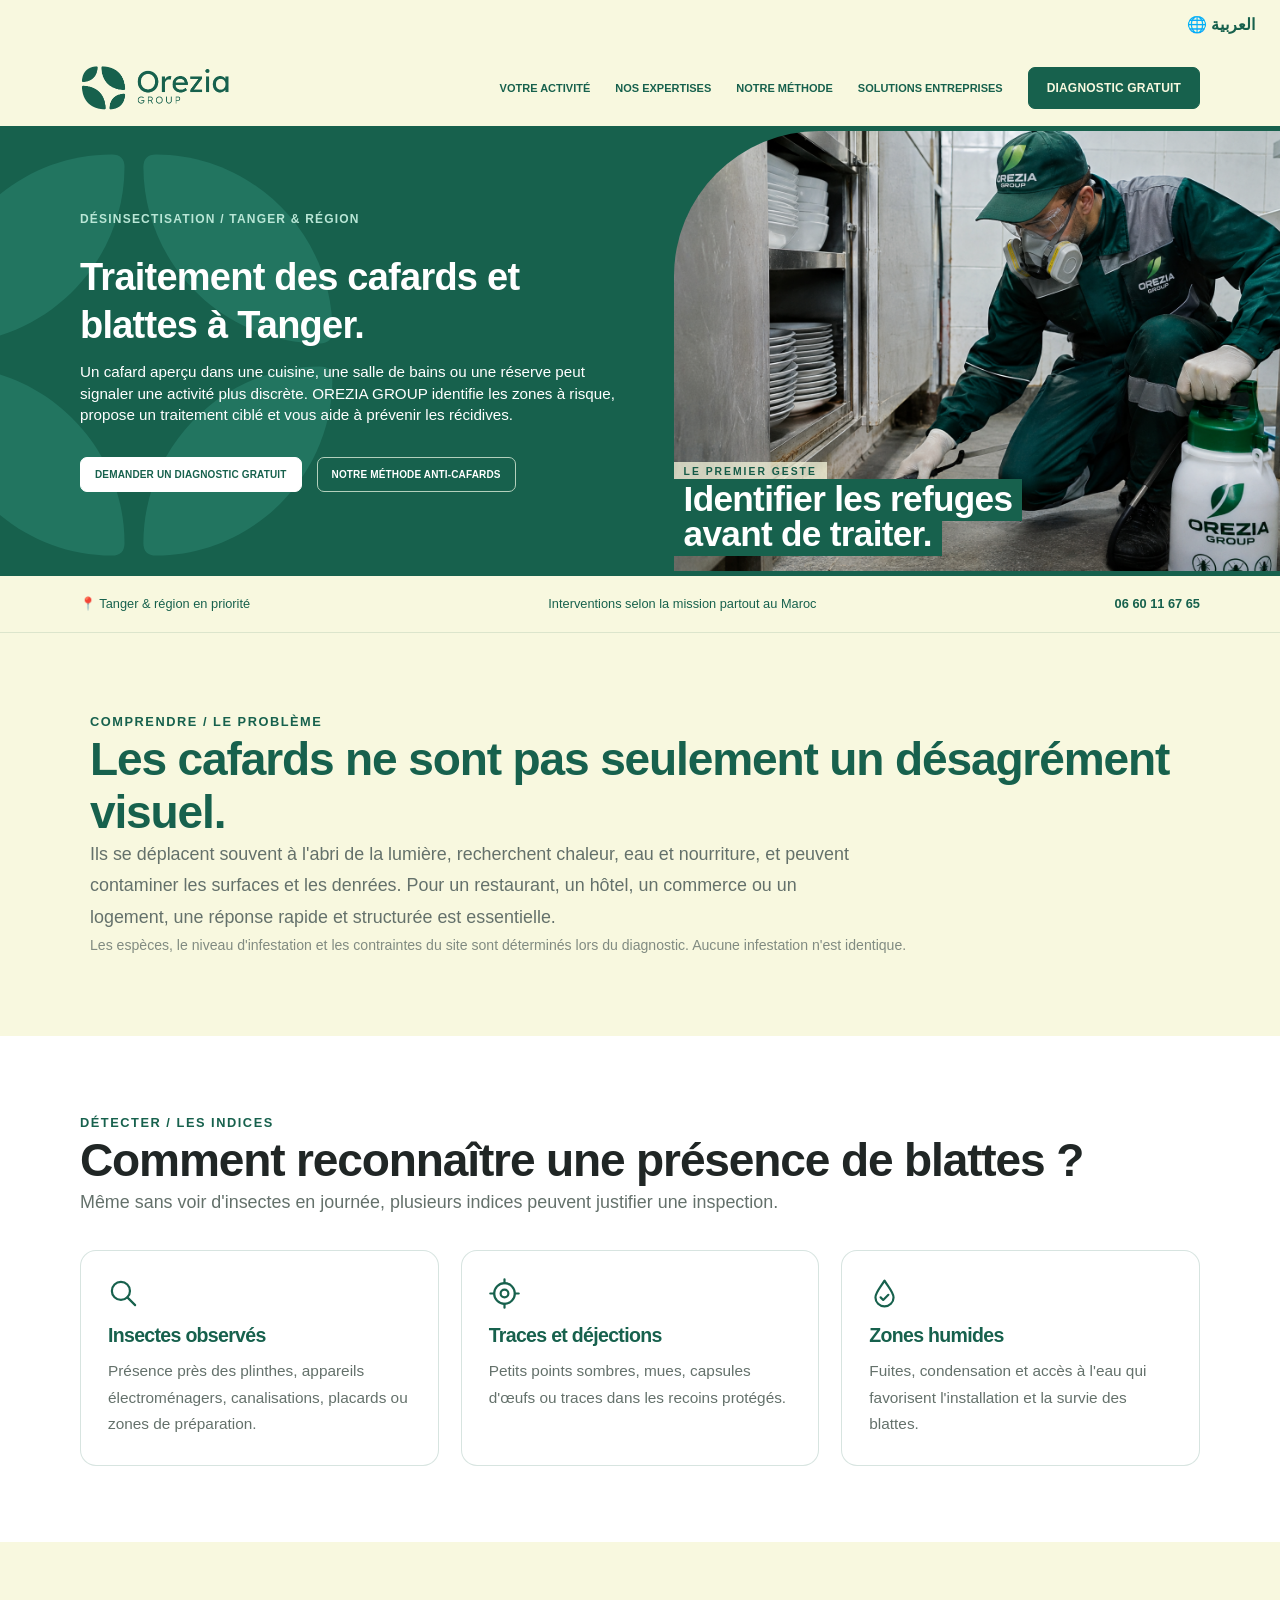
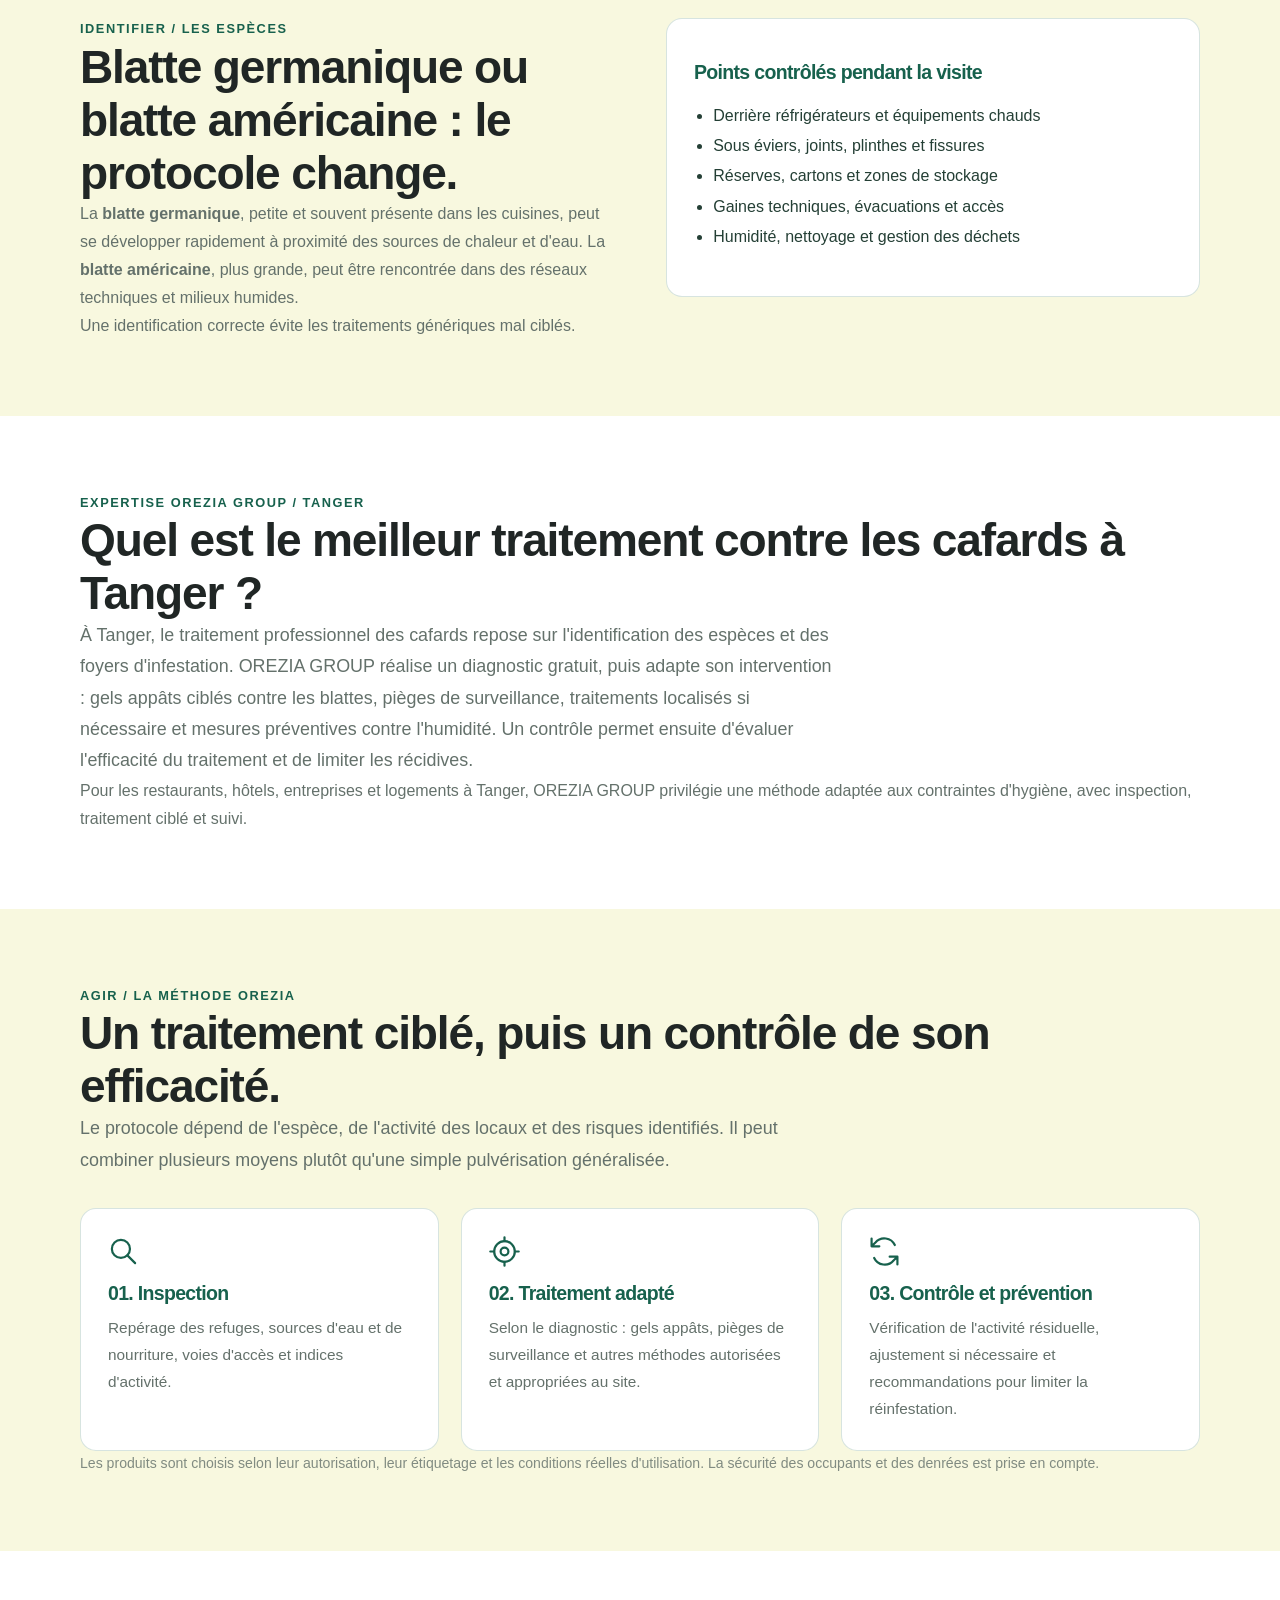
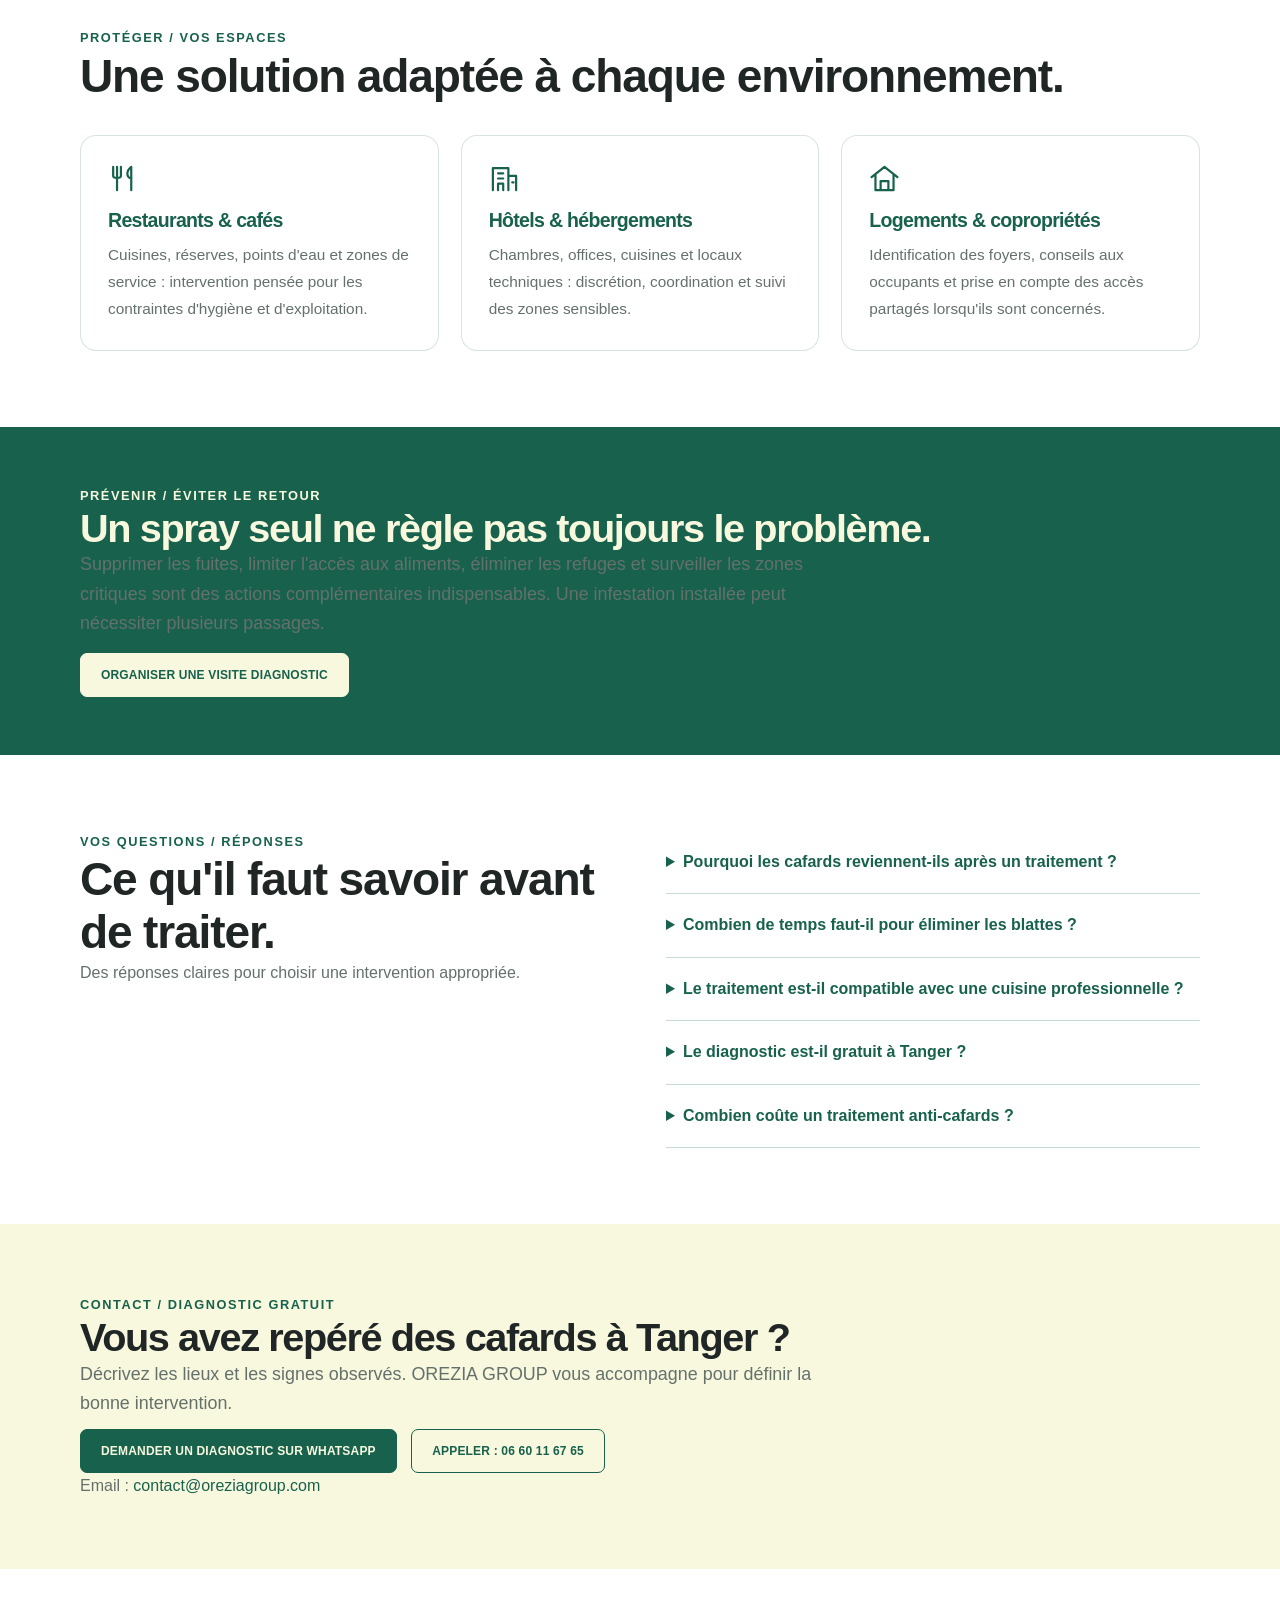
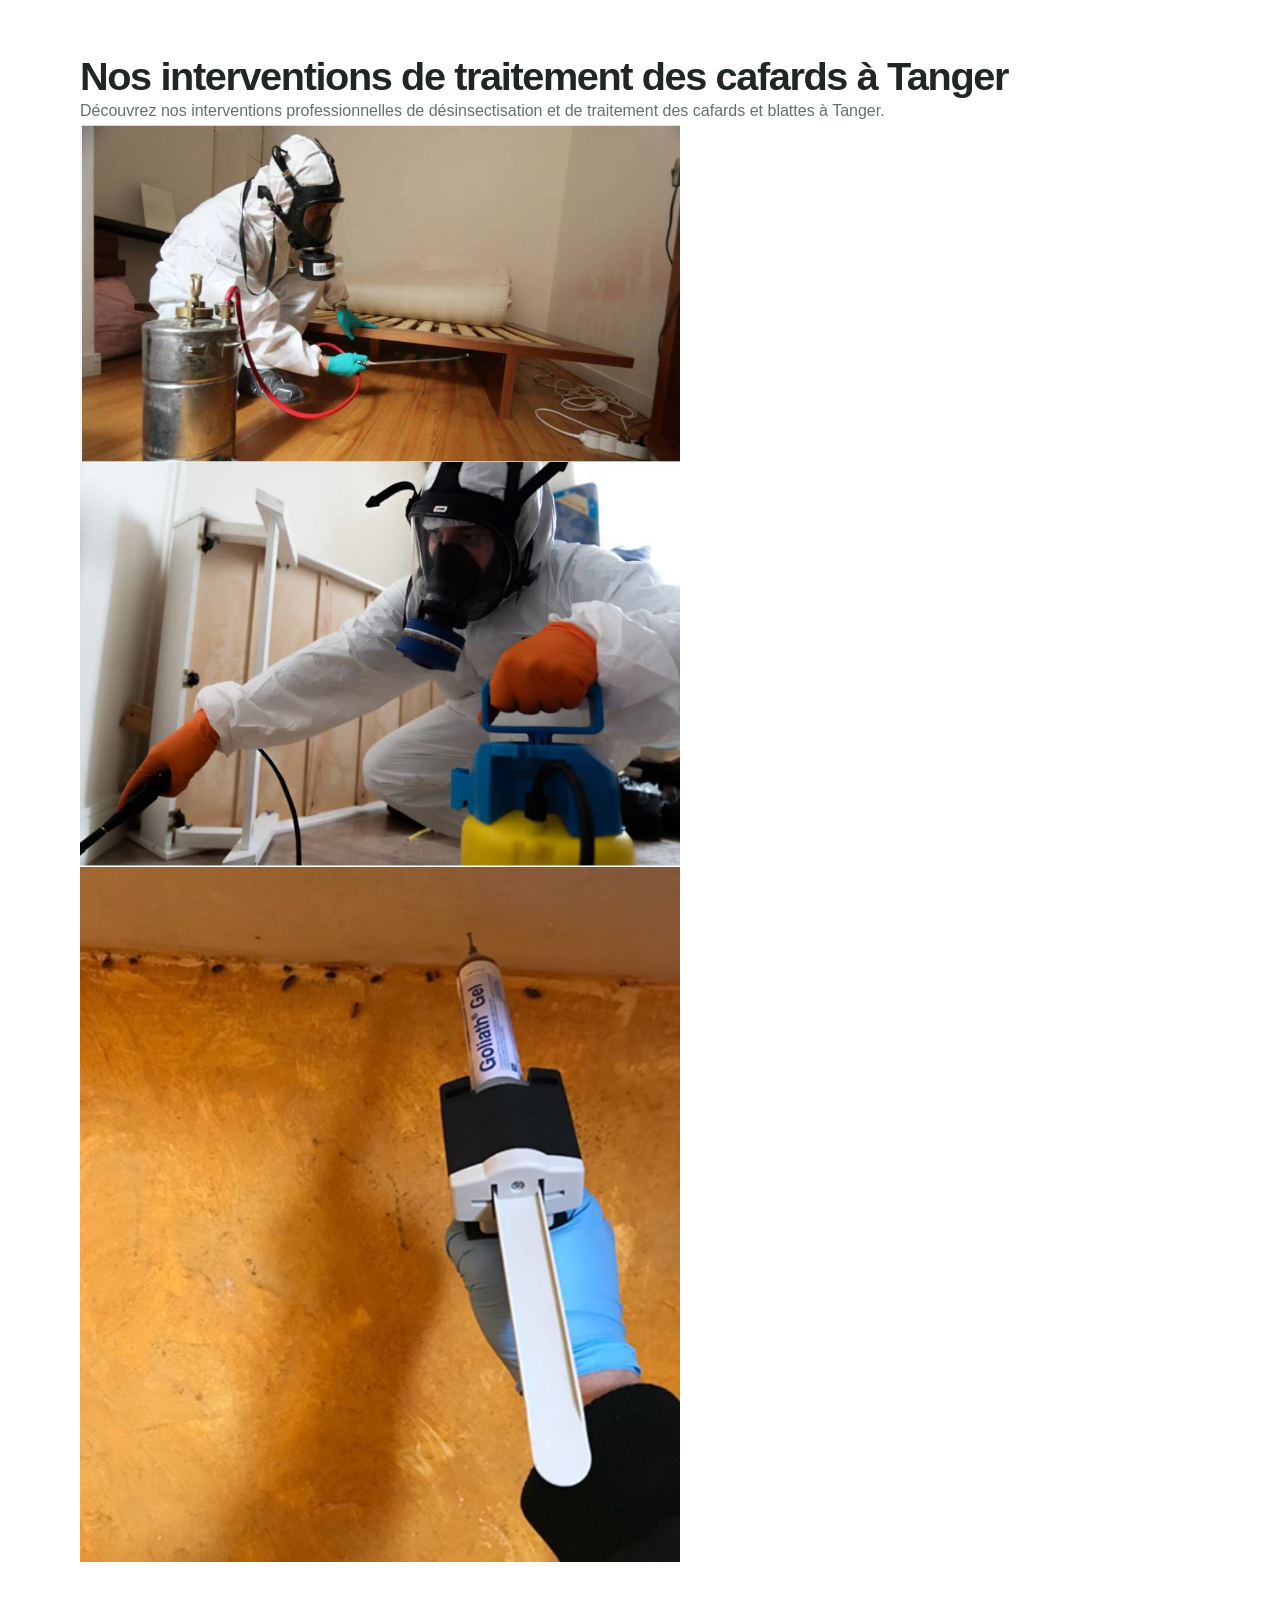
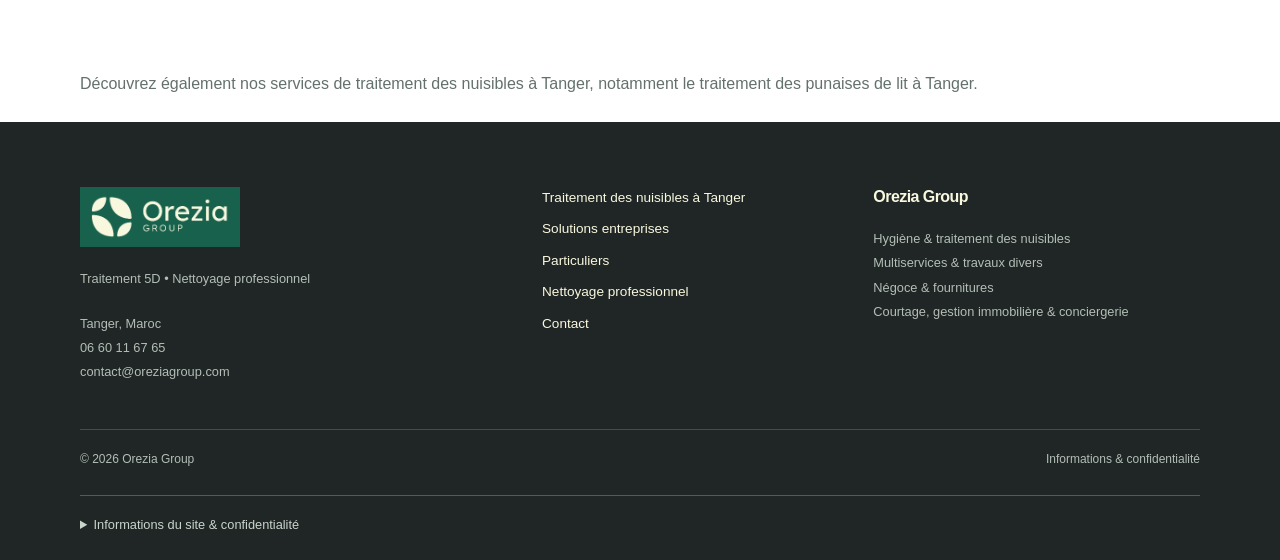
<file: traitement-cafards-tanger.html>
<!doctype html>
<html lang="fr">
<head>
<meta charset="utf-8">
<meta name="viewport" content="width=device-width,initial-scale=1">

<title>Traitement des cafards à Tanger | OREZIA GROUP</title>

<meta name="description" content="Traitement des cafards à Tanger par OREZIA GROUP : élimination des blattes germaniques et américaines, suivi préventif et diagnostic gratuit.">
<meta name="theme-color" content="#17614d">
<link rel="canonical" href="https://oreziagroup.com/traitement-cafards-tanger.html">
<link rel="icon" href="assets/symbole.png">
<link rel="stylesheet" href="site.css?v=final-3">
<script src="config.js?v=final-3" defer></script>
<script src="script.js?v=final-3" defer></script>
<style>
.orezia-engagements{padding:56px 0;background:#f8f8df;border-top:1px solid #17614d20;border-bottom:1px solid #17614d20;color:#17614d}
.orezia-engagements h2{font-size:clamp(1.65rem,3vw,2.35rem);margin:0 0 28px;line-height:1.15}
.orezia-engagements-grid{display:grid;grid-template-columns:1fr 1fr;gap:24px}
.orezia-engagements-grid article{display:flex;gap:18px;padding:25px;border:1px solid #17614d28;border-radius:14px;background:#ffffff80}
.orezia-engagements-icon{display:grid;place-items:center;flex-shrink:0;width:46px;height:46px;border-radius:50%;background:#17614d;color:#f8f8df}
.orezia-engagements-icon .icon{width:23px;height:23px}
.orezia-engagements h3{font-size:1.05rem;line-height:1.4;margin:0 0 10px}
.orezia-engagements article p{font-size:.925rem;line-height:1.65;margin:0;color:#354b43}
@media(max-width:700px){.orezia-engagements{padding:40px 0}.orezia-engagements-grid{grid-template-columns:1fr;gap:16px}.orezia-engagements-grid article{padding:20px;gap:14px}}
.hero-copy h1 {
  font-size: 38px !important;
  line-height: 1.25 !important;
}
  .hero-image-label strong, 
  .hero-image-label strong span {
  font-size: 20px !important;
  line-height: 1.15 !important;
}


.cafard-intro{background:#f8f8df;padding:78px 0;color:#17614d}
.cafard-intro .wrap{max-width:1100px}
.cafard-intro h2,.cafard-section h2{font-size:clamp(1.85rem,3.6vw,3.15rem);line-height:1.15;letter-spacing:-.025em}
.cafard-intro p,.cafard-section p{line-height:1.75}
.cafard-section{padding:76px 0}
.cafard-section:nth-of-type(even){background:#f8f8df}
.cafard-grid{display:grid;grid-template-columns:repeat(3,minmax(0,1fr));gap:22px;margin-top:32px}
.cafard-card{border:1px solid #17614d2c;border-radius:16px;padding:27px;background:#fff;color:#243f35}
.cafard-card h3{color:#17614d;font-size:1.22rem;margin:14px 0 10px}
.cafard-card .icon{color:#17614d;width:31px;height:31px}
.cafard-card p{font-size:.96rem;margin-bottom:0}
.cafard-tag{font-size:.8rem;letter-spacing:.12em;text-transform:uppercase;font-weight:700;color:#17614d}
.cafard-lead{max-width:760px;font-size:1.12rem}
.cafard-columns{display:grid;grid-template-columns:1fr 1fr;gap:52px;align-items:start}
.cafard-checks{padding-left:1.2rem;line-height:1.9}
.cafard-cta{background:#17614d;color:#f8f8df;padding:58px 0}
.cafard-cta h2{color:#f8f8df}
.cafard-cta .button{margin-top:14px}
.cafard-faq details{border-bottom:1px solid #17614d3d;padding:18px 0}
.cafard-faq summary{cursor:pointer;font-weight:700;color:#17614d}
.cafard-faq details p{margin:14px 0 4px}
.cafard-contact{background:#f8f8df;padding:70px 0}
.cafard-contact .button{display:inline-flex;margin:10px 10px 0 0}
.cafard-contact a:not(.button){color:#17614d}
.cafard-mini{font-size:.88rem;opacity:.8}
@media(max-width:760px){.cafard-grid,.cafard-columns{grid-template-columns:1fr}.cafard-section{padding:52px 0}.cafard-intro{padding:50px 0}.cafard-columns{gap:18px}}
</style>
<script type="application/ld+json">{
  "@context": "https://schema.org",
  "@type": "Service",
  "name": "Traitement professionnel des cafards et blattes à Tanger",
  "serviceType": "Désinsectisation des blattes",
  "areaServed": {
    "@type": "City",
    "name": "Tanger"
  },
  "provider": {
    "@type": "LocalBusiness",
    "@id": "https://oreziagroup.com/#business",
    "name": "OREZIA GROUP",
    "url": "https://oreziagroup.com/",
    "telephone": "+212660116765"
  },
  "url": "https://oreziagroup.com/traitement-cafards-tanger.html",
  "description": "Traitement des cafards à Tanger par OREZIA GROUP : élimination des blattes germaniques et américaines, suivi préventif et diagnostic gratuit."
}</script>

<div style="text-align:right;padding:12px 25px;background:#f8f8df">
  <a href="/traitement-cafards-tanger-ar.html"
     lang="ar"
     style="color:#17614d;font-weight:bold;font-size:16px">
    🌐 العربية
  </a>
</div>

<link rel="alternate" hreflang="fr-MA"
 href="https://oreziagroup.com/traitement-cafards-tanger.html">
<link rel="alternate" hreflang="ar-MA"
 href="https://oreziagroup.com/traitement-cafards-tanger-ar.html">
<link rel="alternate" hreflang="x-default"
 href="https://oreziagroup.com/traitement-cafards-tanger.html">

<meta property="og:description" content="Traitement des cafards à Tanger par OREZIA GROUP : élimination des blattes germaniques et américaines, suivi préventif et diagnostic gratuit.">
<meta property="og:title" content="Traitement des cafards à Tanger | OREZIA GROUP">
<meta property="og:url" content="https://oreziagroup.com/traitement-cafards-tanger.html">
<meta property="og:site_name" content="OREZIA GROUP">
<meta property="og:type" content="website">
<meta property="og:locale" content="fr_MA">
<script type="application/ld+json">{
  "@context": "https://schema.org",
  "@type": "BreadcrumbList",
  "@id": "https://oreziagroup.com/traitement-cafards-tanger.html#breadcrumb",
  "itemListElement": [
    {
      "@type": "ListItem",
      "position": 1,
      "name": "Accueil",
      "item": "https://oreziagroup.com/"
    },
    {
      "@type": "ListItem",
      "position": 2,
      "name": "Traitement des cafards à Tanger",
      "item": "https://oreziagroup.com/traitement-cafards-tanger.html"
    }
  ]
}</script>
</head>
<body>
<svg class="svg-defs" aria-hidden="true" xmlns="http://www.w3.org/2000/svg"><defs><filter id="brand-on-cream" color-interpolation-filters="sRGB"><feColorMatrix type="matrix" values="-1 0 0 0 1.062745 0 -1 0 0 1.352941 0 0 -1 0 1.176471 0 0 0 1 0"/></filter><symbol id="i-shield" viewBox="0 0 24 24"><path d="M12 3 4 6v6c0 5 8 9 8 9s8-4 8-9V6Z"/><path d="m8 12 3 3 5-6"/></symbol><symbol id="i-clock" viewBox="0 0 24 24"><circle cx="12" cy="12" r="9"/><path d="M12 7v5l3 2"/></symbol><symbol id="i-people" viewBox="0 0 24 24"><circle cx="9" cy="8" r="3"/><path d="M3 21v-3a6 6 0 0 1 12 0v3m2-17a3 3 0 0 1 0 6m1 4c3 0 4 2 4 4v3"/></symbol><symbol id="i-restaurant" viewBox="0 0 24 24"><path d="M4 3v7c0 2 6 2 6 0V3M7 3v18m11 0V3c-4 3-4 8 0 9"/></symbol><symbol id="i-hotel" viewBox="0 0 24 24"><path d="M3 21V4h12v17M15 10h6v11M7 8h4M7 12h4M7 21v-5h4v5m7-6h1"/></symbol><symbol id="i-factory" viewBox="0 0 24 24"><path d="M3 21V10l6 3V8l7 5h5v8ZM4 10V3h4v9m0 5h1m4 0h1m4 0h1"/></symbol><symbol id="i-building" viewBox="0 0 24 24"><path d="M3 21h18M5 21V3h14v18M9 7h1m4 0h1M9 11h1m4 0h1M9 21v-6h6v6"/></symbol><symbol id="i-home" viewBox="0 0 24 24"><path d="m2 11 10-8 10 8M5 9v12h14V9M9 21v-7h6v7"/></symbol><symbol id="i-target" viewBox="0 0 24 24"><circle cx="12" cy="12" r="8"/><circle cx="12" cy="12" r="3"/><path d="M12 1v3m0 16v3M1 12h3m16 0h3"/></symbol><symbol id="i-bug" viewBox="0 0 24 24"><path d="M8 9V6a4 4 0 0 1 8 0v3M7 9h10v7a5 5 0 0 1-10 0Zm5 0v12M3 7l4 3m10 0 4-3M2 14h5m10 0h5M3 21l4-3m10 0 4 3"/></symbol><symbol id="i-drop" viewBox="0 0 24 24"><path d="M12 2C9 7 5 11 5 15a7 7 0 0 0 14 0c0-4-4-8-7-13Z"/><path d="m9 15 2 2 4-4"/></symbol><symbol id="i-wind" viewBox="0 0 24 24"><path d="M3 8h12a3 3 0 1 0-3-3M3 12h16a3 3 0 1 1-3 3M3 16h5a3 3 0 1 1-3 3"/></symbol><symbol id="i-leaf" viewBox="0 0 24 24"><path d="M20 3C7 2 2 9 6 16c7 4 14-1 14-13ZM3 21 15 9"/></symbol><symbol id="i-search" viewBox="0 0 24 24"><circle cx="10" cy="10" r="7"/><path d="m15 15 6 6"/></symbol><symbol id="i-chart" viewBox="0 0 24 24"><path d="M4 3v18h17M8 16v-4m5 4V7m5 9v-6"/></symbol><symbol id="i-check" viewBox="0 0 24 24"><path d="m5 12 4 4L19 6"/></symbol><symbol id="i-cycle" viewBox="0 0 24 24"><path d="M20 7a9 9 0 0 0-15-2L2 8m0-6v6h6m-4 9a9 9 0 0 0 15 2l3-3m0 6v-6h-6"/></symbol><symbol id="i-document" viewBox="0 0 24 24"><path d="M14 2H5v20h14V7ZM14 2v6h5M8 12h8m-8 4h8"/></symbol><symbol id="i-pin" viewBox="0 0 24 24"><path d="M19 9c0 6-7 13-7 13S5 15 5 9a7 7 0 1 1 14 0Z"/><circle cx="12" cy="9" r="2"/></symbol><symbol id="i-phone" viewBox="0 0 24 24"><path d="m5 3 4 4-2 3a16 16 0 0 0 7 7l3-2 4 4-2 3C9 21 3 15 2 5Z"/></symbol><symbol id="i-mail" viewBox="0 0 24 24"><rect x="3" y="5" width="18" height="14" rx="2"/><path d="m3 6 9 7 9-7"/></symbol><symbol id="i-message" viewBox="0 0 24 24"><path d="M21 11a9 9 0 0 1-13 8l-6 2 2-6a9 9 0 1 1 17-4Z"/><path d="M7 10h10m-10 4h7"/></symbol><symbol id="i-sparkles" viewBox="0 0 24 24"><path d="m12 3 2.5 6.5L21 12l-6.5 2.5L12 21l-2.5-6.5L3 12l6.5-2.5ZM20 2v4m-2-2h4"/></symbol><symbol id="i-layers" viewBox="0 0 24 24"><path d="m12 3 10 5-10 5L2 8Zm-10 9 10 5 10-5M2 17l10 5 10-5"/></symbol><symbol id="i-route" viewBox="0 0 24 24"><circle cx="5" cy="5" r="2"/><circle cx="19" cy="19" r="2"/><path d="M8 5h8a4 4 0 0 1 0 8H8a4 4 0 0 0 0 8h7"/></symbol><symbol id="i-door" viewBox="0 0 24 24"><path d="M4 21h16M6 21V3h12v18M14 12h1"/></symbol><symbol id="i-box" viewBox="0 0 24 24"><path d="m12 2 9 5v10l-9 5-9-5V7Zm-9 5 9 5 9-5M12 12v10m-5-18 10 5"/></symbol></defs></svg>
<a class="skip" href="#contenu">Aller au contenu</a>
<header><div class="wrap header"><a class="brand" href="/" aria-label="Orezia Group, accueil">
<img src="assets/logo.png" alt="Orezia Group" width="603" height="191">
</a><button class="menu-toggle" aria-expanded="false" aria-controls="navigation">Menu <span aria-hidden="true">☰</span></button><nav id="navigation" aria-label="Navigation principale"><a href="/#environnements">Votre activité</a><a href="/#expertise">Nos expertises</a><a href="/#methode">Notre méthode</a><a href="/#entreprises">Solutions entreprises</a><a class="button small" href="#contact">Diagnostic gratuit</a></nav></div></header>
<main id="contenu">
<section class="hero">
 <div class="hero-pattern" aria-hidden="true"></div>
 <div class="hero-inner wrap">
  <div class="hero-copy">
   <p class="eyebrow">DÉSINSECTISATION / TANGER & RÉGION</p>
   <h1>Traitement des cafards et blattes à Tanger.</h1>
   <p class="hero-description">Un cafard aperçu dans une cuisine, une salle de bains ou une réserve peut signaler une activité plus discrète. OREZIA GROUP identifie les zones à risque, propose un traitement ciblé et vous aide à prévenir les récidives.</p>
   <div class="actions"><a class="button light" href="#contact">Demander un diagnostic gratuit</a><a class="button hero-secondary" href="#methode-cafards">Notre méthode anti-cafards</a></div>
  </div>
  <figure class="hero-visual">
   <img src="assets/traitement-cafards.png" alt="Traitement professionnel des cafards par OREZIA GROUP à Tanger" width="1536" height="1024" fetchpriority="high">
   <div class="image-label"><span>LE PREMIER GESTE</span><strong><span>Identifier les refuges</span><br><span>avant de traiter.</span></strong></div>
  </figure>
 </div>
</section>
<div class="territory-bar"><div class="wrap"><span>📍 Tanger & région en priorité</span><span>Interventions selon la mission partout au Maroc</span><a href="tel:+212660116765">06 60 11 67 65</a></div></div>
<section class="cafard-intro">
 <div class="wrap">
  <p class="cafard-tag">COMPRENDRE / LE PROBLÈME</p>
  <h2>Les cafards ne sont pas seulement un désagrément visuel.</h2>
  <p class="cafard-lead">Ils se déplacent souvent à l'abri de la lumière, recherchent chaleur, eau et nourriture, et peuvent contaminer les surfaces et les denrées. Pour un restaurant, un hôtel, un commerce ou un logement, une réponse rapide et structurée est essentielle.</p>
  <p class="cafard-mini">Les espèces, le niveau d'infestation et les contraintes du site sont déterminés lors du diagnostic. Aucune infestation n'est identique.</p>
 </div>
</section>
<section class="cafard-section" id="signes">
 <div class="wrap">
  <p class="cafard-tag">DÉTECTER / LES INDICES</p><h2>Comment reconnaître une présence de blattes ?</h2>
  <p class="cafard-lead">Même sans voir d'insectes en journée, plusieurs indices peuvent justifier une inspection.</p>
  <div class="cafard-grid">
   <article class="cafard-card"><svg class="icon" aria-hidden="true"><use href="#i-search"/></svg><h3>Insectes observés</h3><p>Présence près des plinthes, appareils électroménagers, canalisations, placards ou zones de préparation.</p></article>
   <article class="cafard-card"><svg class="icon" aria-hidden="true"><use href="#i-target"/></svg><h3>Traces et déjections</h3><p>Petits points sombres, mues, capsules d'œufs ou traces dans les recoins protégés.</p></article>
   <article class="cafard-card"><svg class="icon" aria-hidden="true"><use href="#i-drop"/></svg><h3>Zones humides</h3><p>Fuites, condensation et accès à l'eau qui favorisent l'installation et la survie des blattes.</p></article>
  </div>
 </div>
</section>
<section class="cafard-section" id="especes">
 <div class="wrap cafard-columns">
  <div><p class="cafard-tag">IDENTIFIER / LES ESPÈCES</p><h2>Blatte germanique ou blatte américaine : le protocole change.</h2><p>La <strong>blatte germanique</strong>, petite et souvent présente dans les cuisines, peut se développer rapidement à proximité des sources de chaleur et d'eau. La <strong>blatte américaine</strong>, plus grande, peut être rencontrée dans des réseaux techniques et milieux humides.</p><p>Une identification correcte évite les traitements génériques mal ciblés.</p></div>
  <div class="cafard-card"><h3>Points contrôlés pendant la visite</h3><ul class="cafard-checks"><li>Derrière réfrigérateurs et équipements chauds</li><li>Sous éviers, joints, plinthes et fissures</li><li>Réserves, cartons et zones de stockage</li><li>Gaines techniques, évacuations et accès</li><li>Humidité, nettoyage et gestion des déchets</li></ul></div>
 </div>
</section>
  
<section class="cafard-section" id="traitement-anti-cafards-tanger">
  <div class="wrap">
    <p class="cafard-tag">EXPERTISE OREZIA GROUP / TANGER</p>
    <h2>Quel est le meilleur traitement contre les cafards à Tanger ?</h2>
    <p class="cafard-lead">
      À Tanger, le traitement professionnel des cafards repose
      sur l'identification des espèces et des foyers
      d'infestation. OREZIA GROUP réalise un diagnostic gratuit,
      puis adapte son intervention : gels appâts ciblés contre
      les blattes, pièges de surveillance, traitements localisés
      si nécessaire et mesures préventives contre l'humidité.
      Un contrôle permet ensuite d'évaluer l'efficacité du
      traitement et de limiter les récidives.
    </p>
    <p>
      Pour les restaurants, hôtels, entreprises et logements
      à Tanger, OREZIA GROUP privilégie une méthode adaptée
      aux contraintes d'hygiène, avec inspection, traitement
      ciblé et suivi.
    </p>
  </div>
</section>

<section class="cafard-section" id="methode-cafards">
 <div class="wrap">
  <p class="cafard-tag">AGIR / LA MÉTHODE OREZIA</p><h2>Un traitement ciblé, puis un contrôle de son efficacité.</h2>
  <p class="cafard-lead">Le protocole dépend de l'espèce, de l'activité des locaux et des risques identifiés. Il peut combiner plusieurs moyens plutôt qu'une simple pulvérisation généralisée.</p>
  <div class="cafard-grid">
   <article class="cafard-card"><svg class="icon" aria-hidden="true"><use href="#i-search"/></svg><h3>01. Inspection</h3><p>Repérage des refuges, sources d'eau et de nourriture, voies d'accès et indices d'activité.</p></article>
   <article class="cafard-card"><svg class="icon" aria-hidden="true"><use href="#i-target"/></svg><h3>02. Traitement adapté</h3><p>Selon le diagnostic : gels appâts, pièges de surveillance et autres méthodes autorisées et appropriées au site.</p></article>
   <article class="cafard-card"><svg class="icon" aria-hidden="true"><use href="#i-cycle"/></svg><h3>03. Contrôle et prévention</h3><p>Vérification de l'activité résiduelle, ajustement si nécessaire et recommandations pour limiter la réinfestation.</p></article>
  </div>
  <p class="cafard-mini">Les produits sont choisis selon leur autorisation, leur étiquetage et les conditions réelles d'utilisation. La sécurité des occupants et des denrées est prise en compte.</p>
 </div>
</section>
<section class="cafard-section" id="secteurs">
 <div class="wrap">
  <p class="cafard-tag">PROTÉGER / VOS ESPACES</p><h2>Une solution adaptée à chaque environnement.</h2>
  <div class="cafard-grid">
   <article class="cafard-card"><svg class="icon" aria-hidden="true"><use href="#i-restaurant"/></svg><h3>Restaurants & cafés</h3><p>Cuisines, réserves, points d'eau et zones de service : intervention pensée pour les contraintes d'hygiène et d'exploitation.</p></article>
   <article class="cafard-card"><svg class="icon" aria-hidden="true"><use href="#i-hotel"/></svg><h3>Hôtels & hébergements</h3><p>Chambres, offices, cuisines et locaux techniques : discrétion, coordination et suivi des zones sensibles.</p></article>
   <article class="cafard-card"><svg class="icon" aria-hidden="true"><use href="#i-home"/></svg><h3>Logements & copropriétés</h3><p>Identification des foyers, conseils aux occupants et prise en compte des accès partagés lorsqu'ils sont concernés.</p></article>
  </div>
 </div>
</section>
<section class="cafard-cta">
 <div class="wrap">
  <p class="cafard-tag" style="color:#f8f8df">PRÉVENIR / ÉVITER LE RETOUR</p>
  <h2>Un spray seul ne règle pas toujours le problème.</h2>
  <p class="cafard-lead">Supprimer les fuites, limiter l'accès aux aliments, éliminer les refuges et surveiller les zones critiques sont des actions complémentaires indispensables. Une infestation installée peut nécessiter plusieurs passages.</p>
  <a class="button light" href="#contact">Organiser une visite diagnostic</a>
 </div>
</section>
<section class="cafard-section cafard-faq" id="faq-cafards">
 <div class="wrap cafard-columns">
  <div><p class="cafard-tag">VOS QUESTIONS / RÉPONSES</p><h2>Ce qu'il faut savoir avant de traiter.</h2><p>Des réponses claires pour choisir une intervention appropriée.</p></div>
  <div>
   <details><summary>Pourquoi les cafards reviennent-ils après un traitement ?</summary><p>Des œufs, des refuges non identifiés, des sources d'eau ou de nourriture persistantes, ou une réintroduction depuis un autre espace peuvent expliquer une nouvelle activité. Un suivi permet d'en comprendre la cause.</p></details>
   <details><summary>Combien de temps faut-il pour éliminer les blattes ?</summary><p>Le délai dépend de l'espèce, du niveau d'infestation et du protocole. Une baisse de l'activité peut précéder la maîtrise complète. Un ou plusieurs contrôles peuvent être nécessaires.</p></details>
   <details><summary>Le traitement est-il compatible avec une cuisine professionnelle ?</summary><p>Une intervention peut être organisée en tenant compte de l'activité et des denrées. Les conditions de sécurité, de protection et de reprise d'activité sont définies selon les produits et méthodes retenus.</p></details>
   <details><summary>Le diagnostic est-il gratuit à Tanger ?</summary><p>Oui. OREZIA GROUP propose une visite diagnostic gratuite afin d'évaluer la situation et de préparer une proposition adaptée.</p></details>
   <details><summary>Combien coûte un traitement anti-cafards ?</summary><p>Le prix dépend de la surface, des accès, du degré d'infestation et du nombre de passages nécessaires. Un devis est établi après diagnostic.</p></details>
  </div>
 </div>
</section>
<section class="cafard-contact" id="contact">
 <div class="wrap">
  <p class="cafard-tag">CONTACT / DIAGNOSTIC GRATUIT</p>
  <h2>Vous avez repéré des cafards à Tanger ?</h2>
  <p class="cafard-lead">Décrivez les lieux et les signes observés. OREZIA GROUP vous accompagne pour définir la bonne intervention.</p>
  <a class="button" href="https://wa.me/212660116765?text=Bonjour%20OREZIA%20GROUP%2C%20je%20souhaite%20un%20diagnostic%20pour%20un%20probl%C3%A8me%20de%20cafards%20%C3%A0%20Tanger." target="_blank" rel="noopener noreferrer">Demander un diagnostic sur WhatsApp</a>
  <a class="button outline" href="tel:+212660116765">Appeler : 06 60 11 67 65</a>
  <p>Email : <a href="mailto:contact@oreziagroup.com?subject=Diagnostic%20cafards%20%C3%A0%20Tanger">contact@oreziagroup.com</a></p>
 </div>
</section>
  
<section class="wrap section" aria-labelledby="interventions-cafards">
  <h2 id="interventions-cafards">
    Nos interventions de traitement des cafards à Tanger
  </h2>
  <p>
    Découvrez nos interventions professionnelles de désinsectisation
    et de traitement des cafards et blattes à Tanger.
  </p>

  <div class="interventions-photos">
    <img src="/assets/1.JPG"
         alt="Intervention professionnelle de désinsectisation OREZIA GROUP"
         loading="lazy" width="600">

    <img src="/assets/2.JPG"
         alt="Traitement ciblé des zones difficiles d'accès"
         loading="lazy" width="600">

    <img src="/assets/12.JPG"
         alt="Application de gel insecticide contre les cafards"
         loading="lazy" width="600">
  </div>
</section>
<section class="wrap" id="services-associes" style="padding:24px 0"><p>Découvrez également nos services de <a href="/">traitement des nuisibles à Tanger</a>, notamment le <a href="/traitement-punaises-de-lit-tanger.html">traitement des punaises de lit à Tanger</a>.</p></section>
</main>
<footer id="groupe"><div class="wrap footer-grid"><div><a class="brand" href="/" aria-label="Orezia Group, accueil"><img src="assets/logo.png" alt="Orezia Group" width="603" height="191" loading="lazy"></a><p>Traitement 5D • Nettoyage professionnel</p><p>Tanger, Maroc<br><a href="tel:+212660116765">06 60 11 67 65</a><br><a href="mailto:contact@oreziagroup.com">contact@oreziagroup.com</a></p></div><nav aria-label="Liens de pied de page"><a href="/">Traitement des nuisibles à Tanger</a><a href="/#entreprises">Solutions entreprises</a><a href="/#particuliers">Particuliers</a><a href="/#nettoyage">Nettoyage professionnel</a><a href="#contact">Contact</a></nav><div><h3>Orezia Group</h3><p>Hygiène & traitement des nuisibles<br>Multiservices & travaux divers<br>Négoce & fournitures<br>Courtage, gestion immobilière & conciergerie</p></div></div><div class="wrap footer-bottom"><span>© <span id="year">2026</span> Orezia Group</span><a href="#informations">Informations & confidentialité</a></div><div class="wrap site-info" id="informations" data-nosnippet><details><summary>Informations du site & confidentialité</summary><div><h3>Orezia Group</h3><p>Traitement des nuisibles et hygiène professionnelle à Tanger, Maroc. Contact : <a href="mailto:contact@oreziagroup.com">contact@oreziagroup.com</a> — <a href="tel:+212660116765">06 60 11 67 65</a>.</p><h3>Vos données</h3><p>Ce site ne dépose aucun cookie publicitaire et n’intègre aucun outil de suivi d’audience. Le formulaire prépare votre message dans le navigateur, sans l’enregistrer sur le site. Les informations ne sont transmises à Orezia que lorsque vous envoyez votre email ou votre message WhatsApp. Elles sont utilisées pour traiter votre demande. Pour toute question concernant vos données, contactez-nous par email.</p><h3>Visuels</h3><p>Les scènes d’inspection et de nettoyage sont des illustrations générées. Elles ne représentent pas des clients ou des interventions réelles. Les schémas expliquent la démarche et ne présentent pas de résultats chiffrés.</p></div></details></div></footer>
<div class="mobile-contact" aria-label="Contact rapide"><a href="tel:+212660116765" data-channel="phone"><svg class="icon " aria-hidden="true" focusable="false" viewBox="0 0 24 24"><use href="#i-phone"/></svg>Appeler</a><a href="https://wa.me/212660116765" target="_blank" rel="noopener noreferrer" data-channel="whatsapp"><svg class="icon " aria-hidden="true" focusable="false" viewBox="0 0 24 24"><use href="#i-message"/></svg>WhatsApp</a></div>
</body></html>
</file>
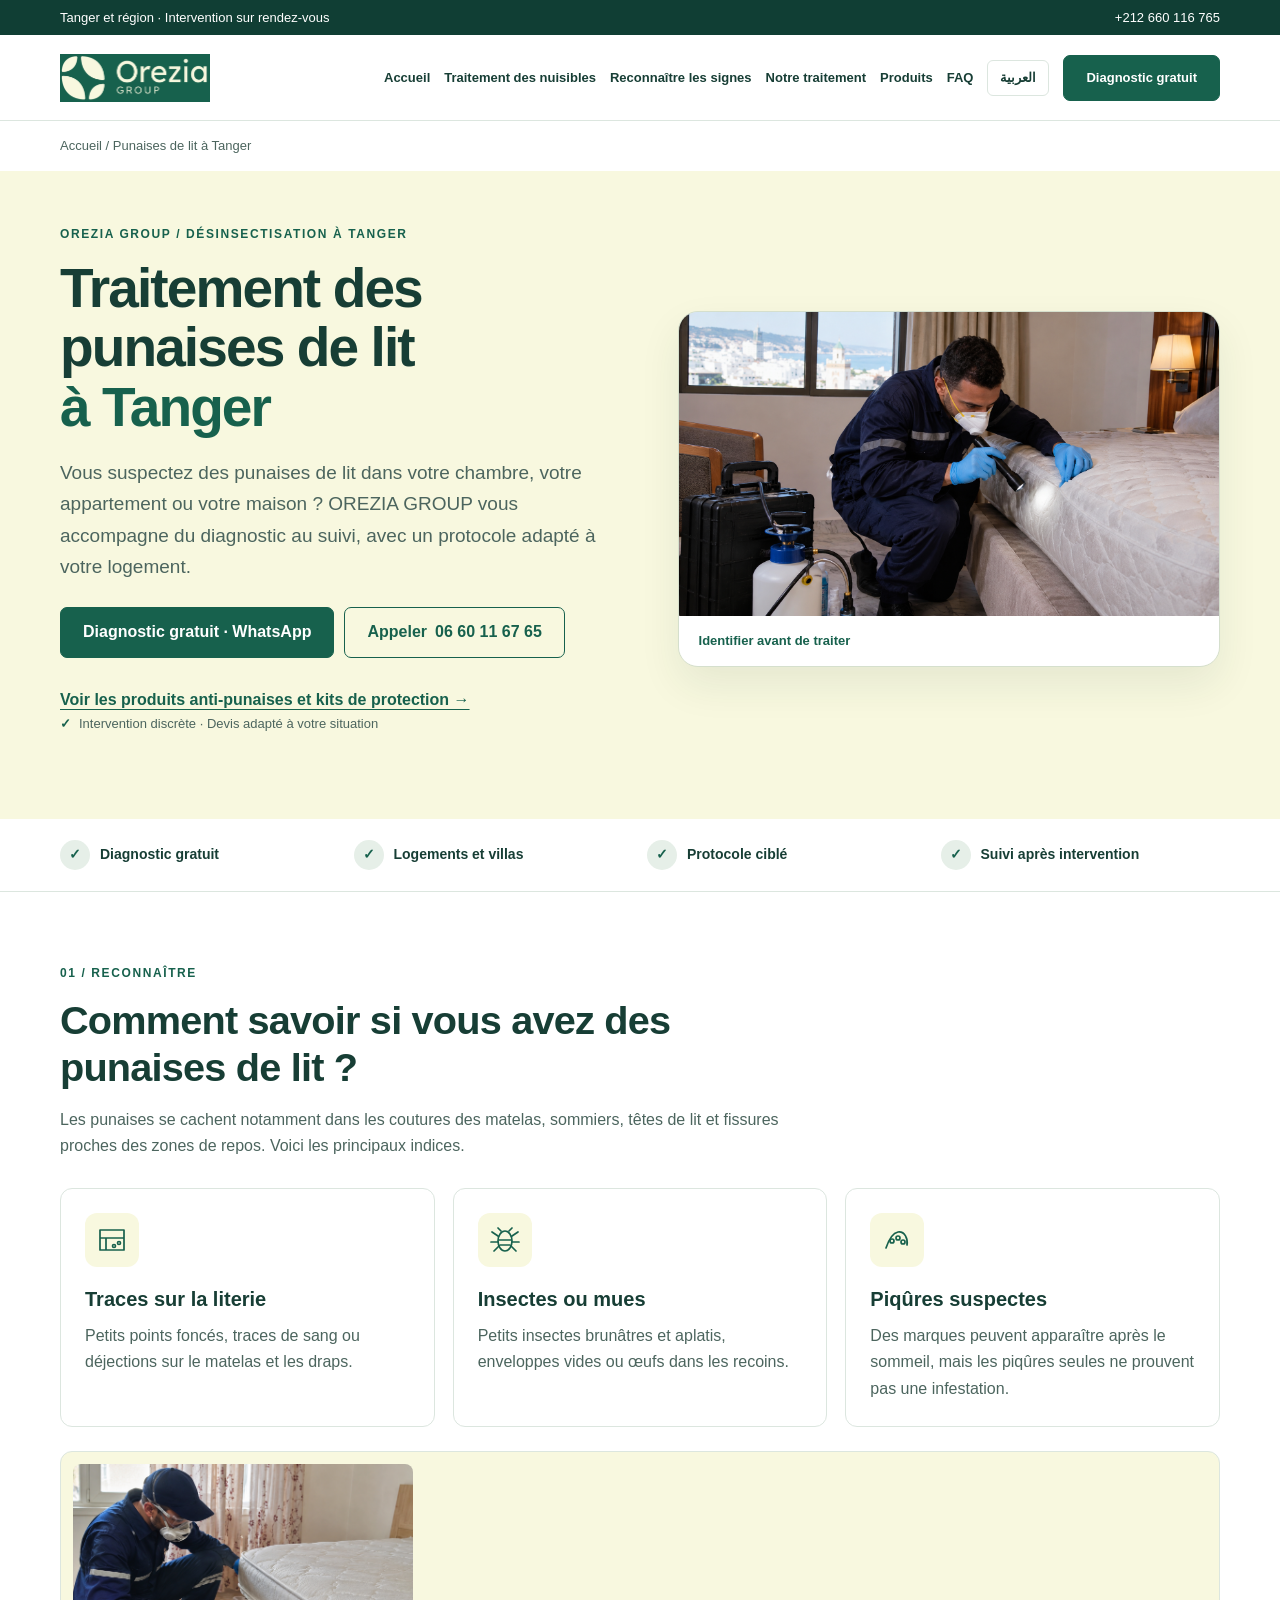
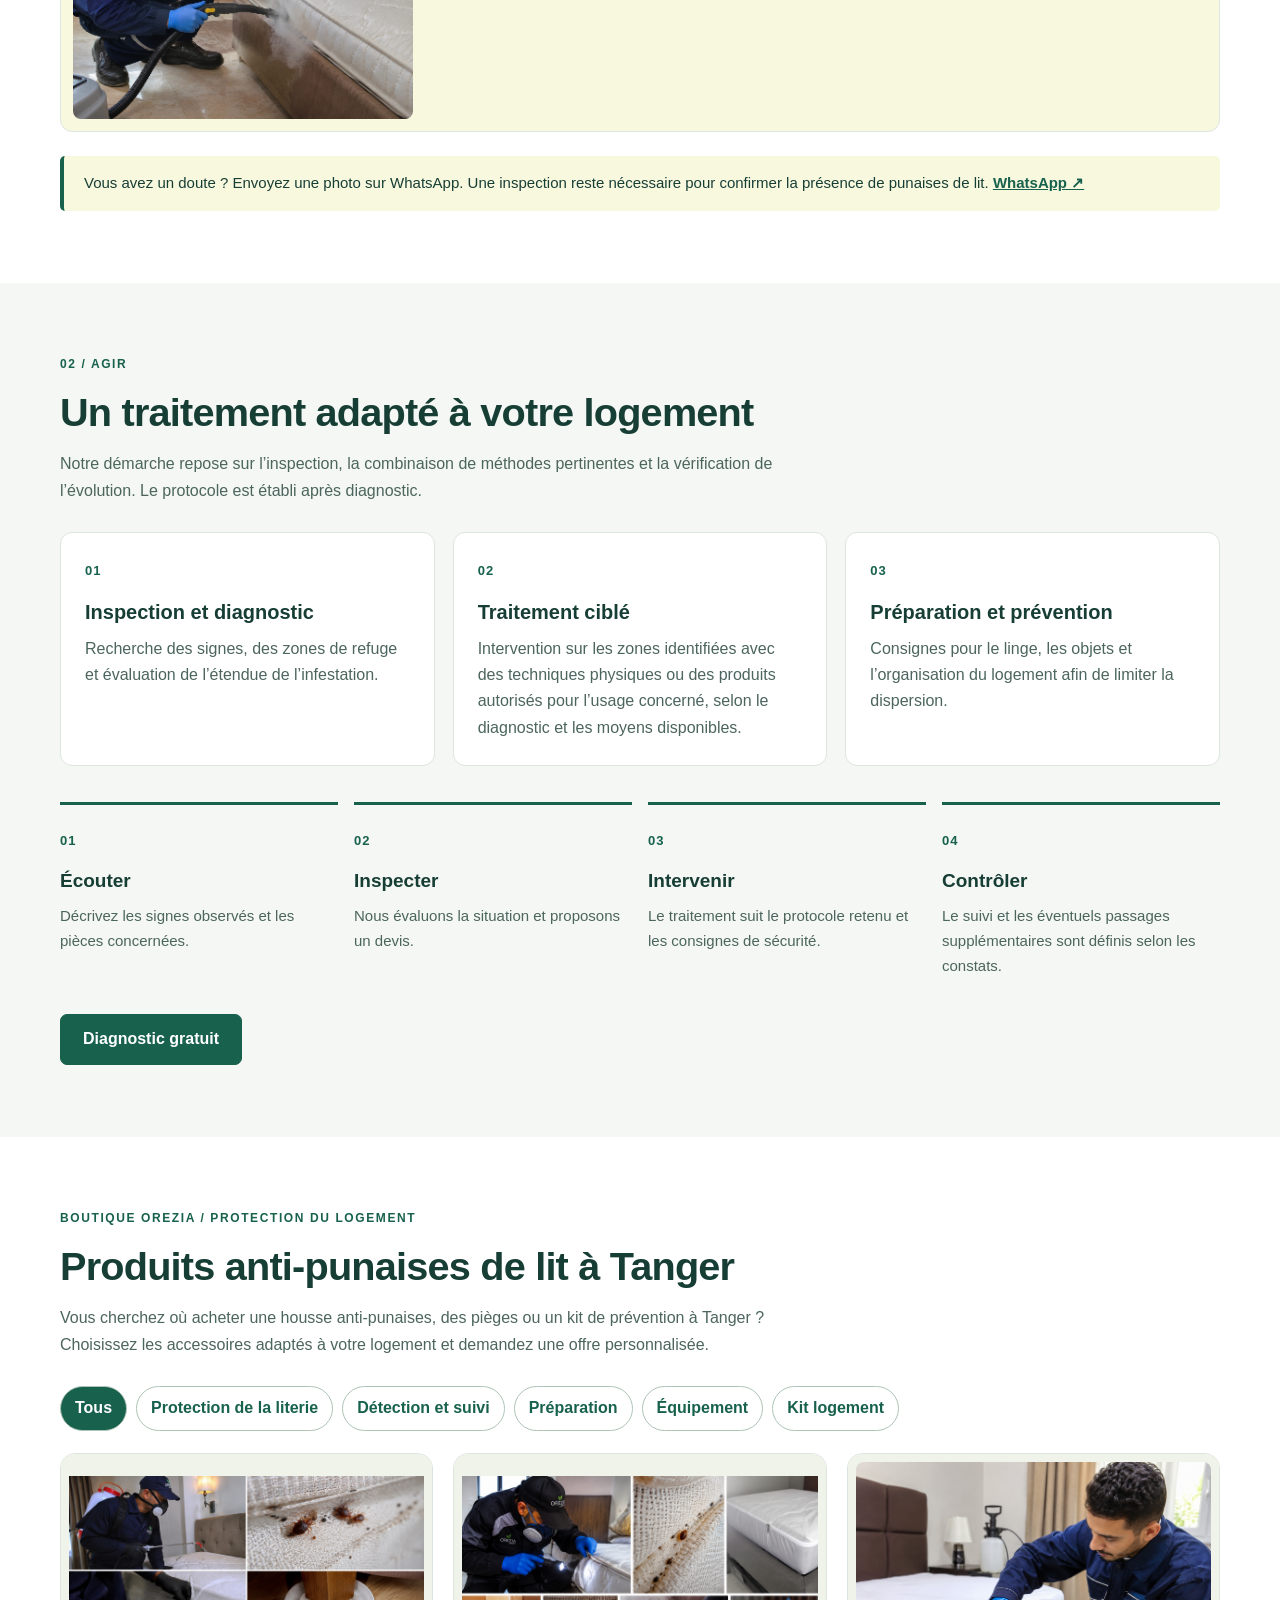
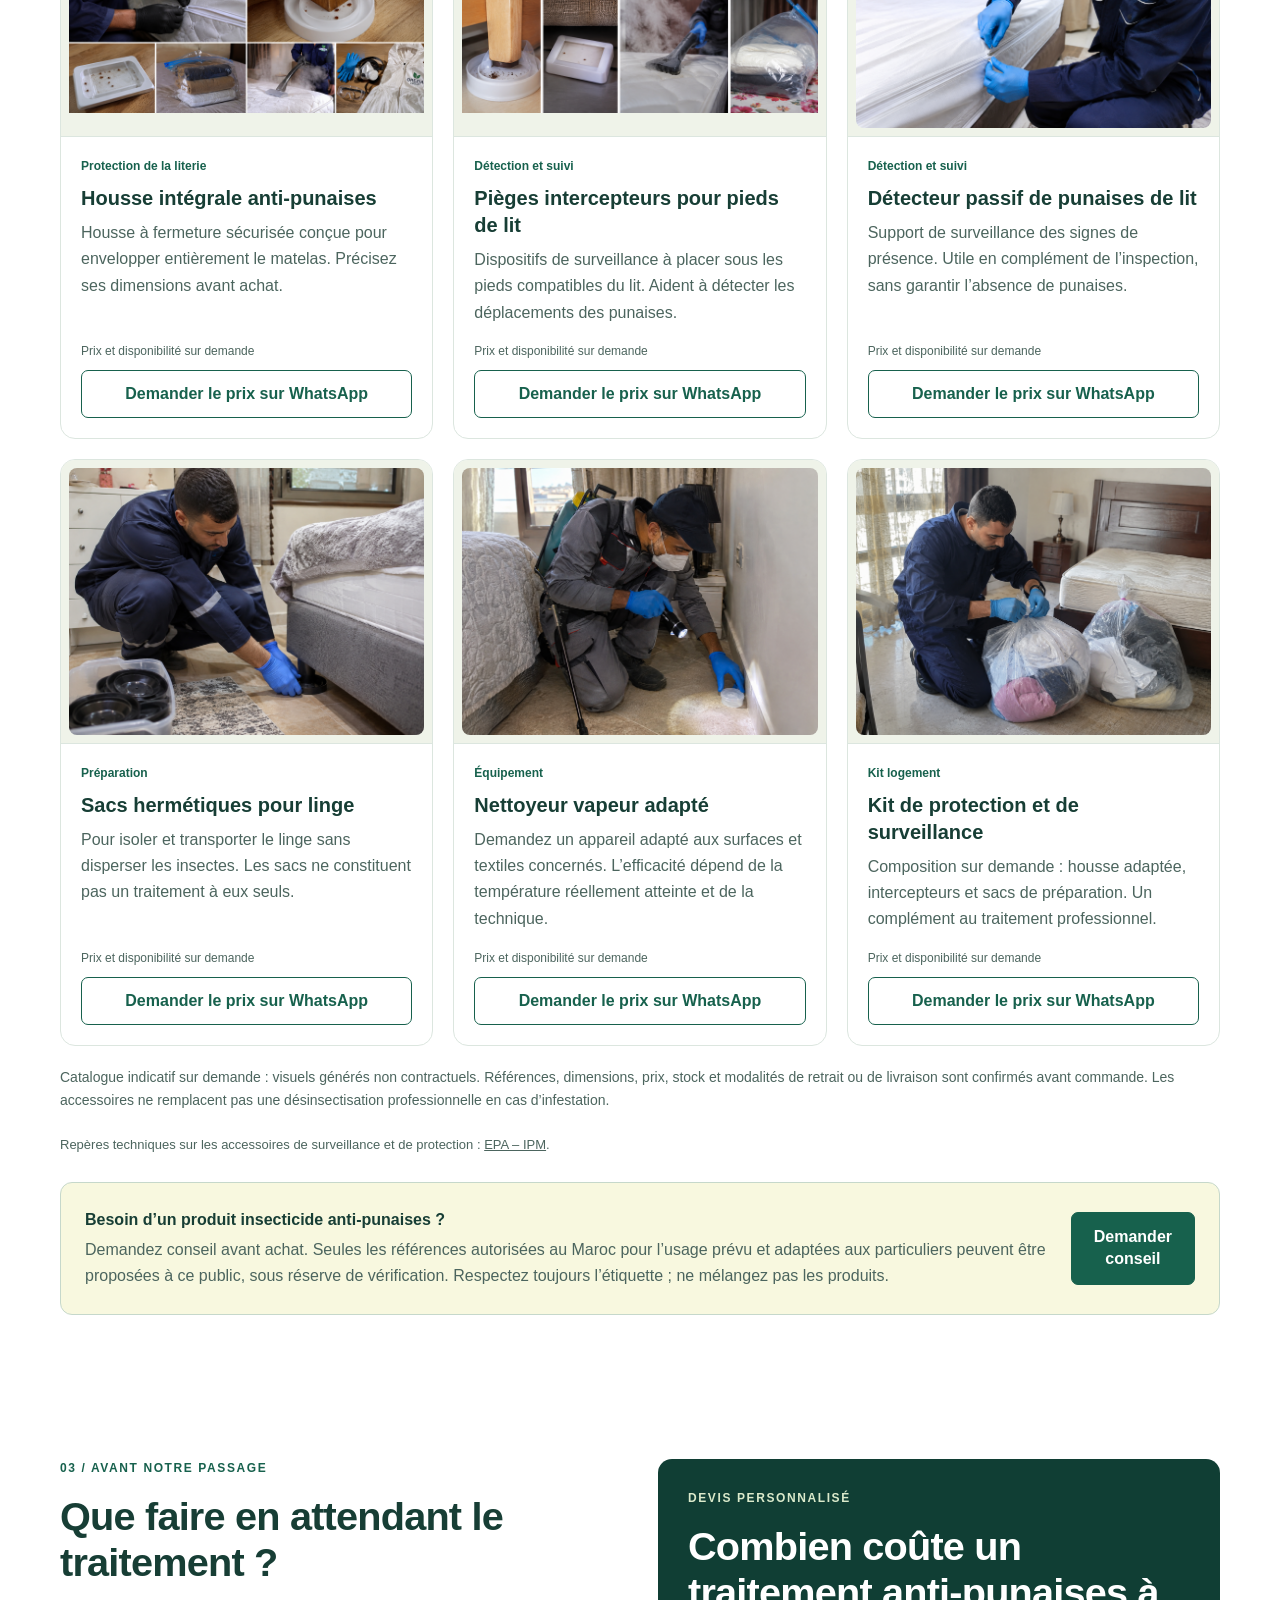
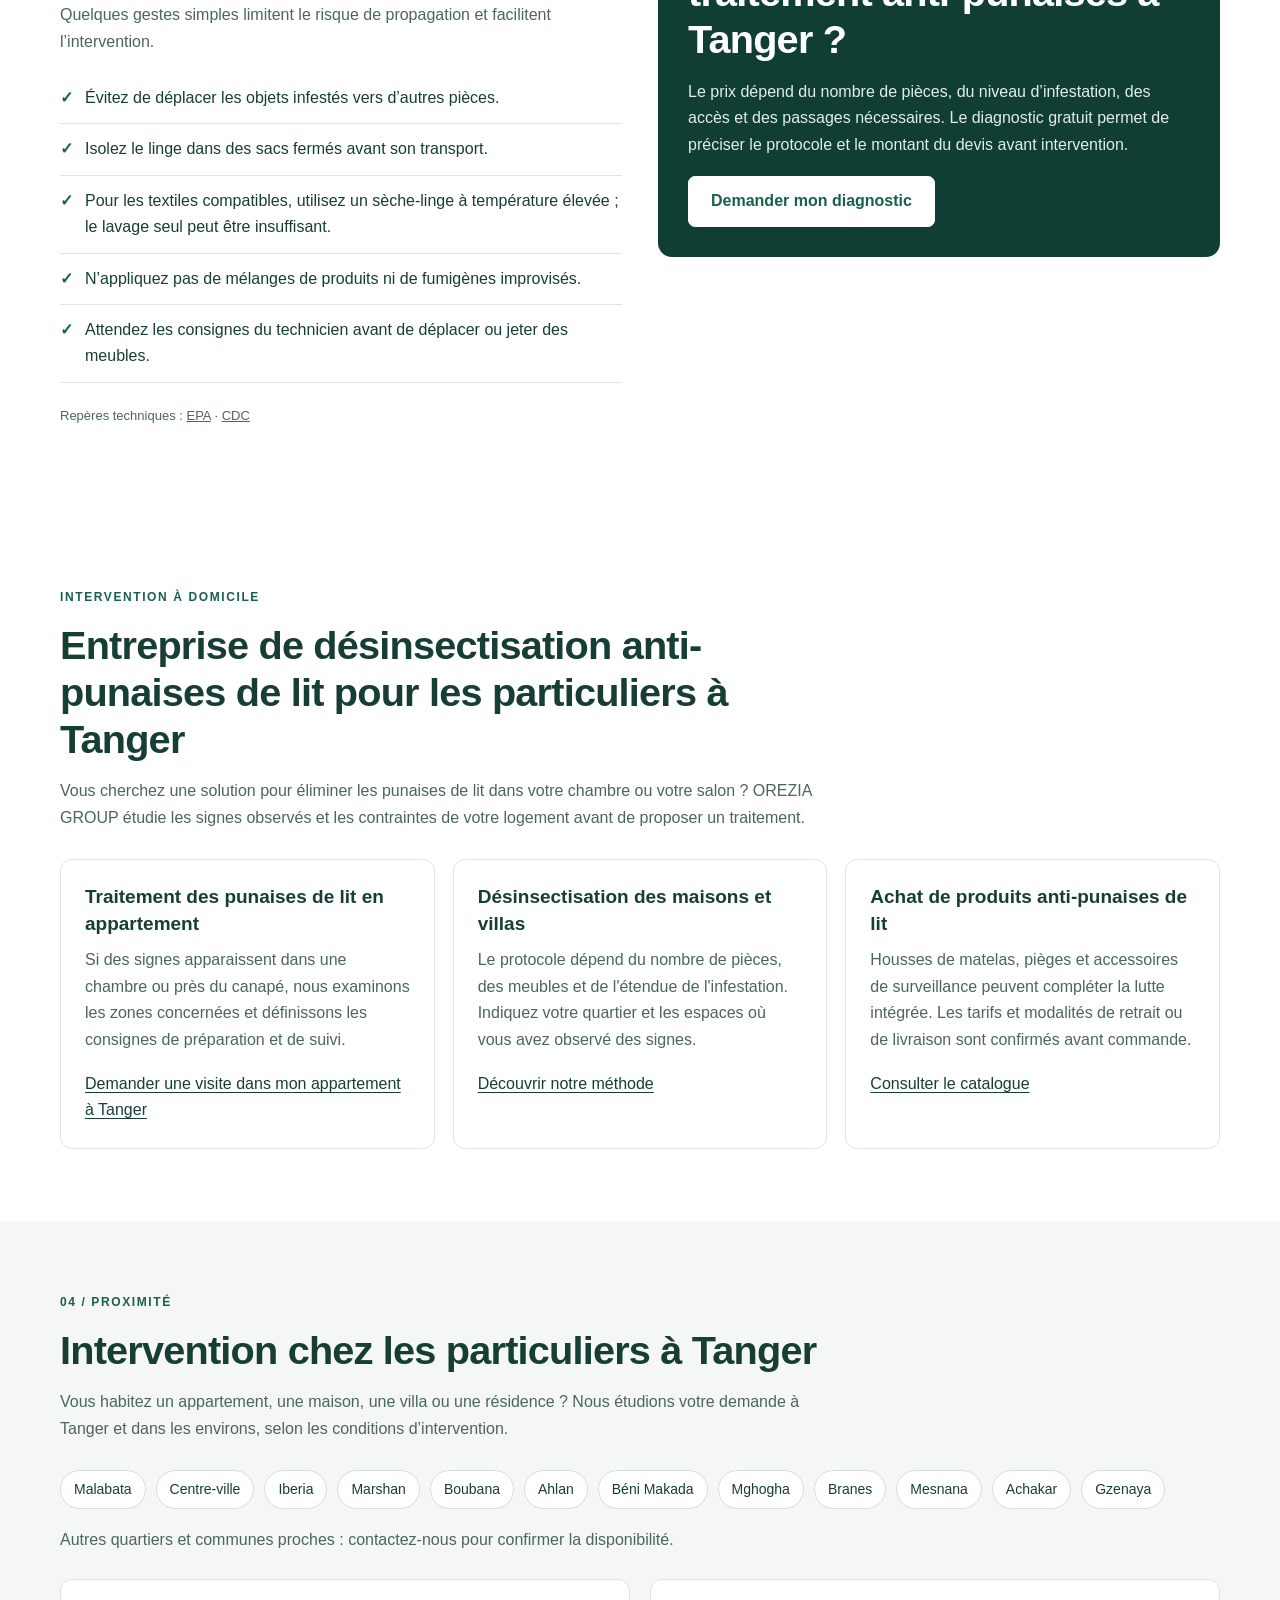
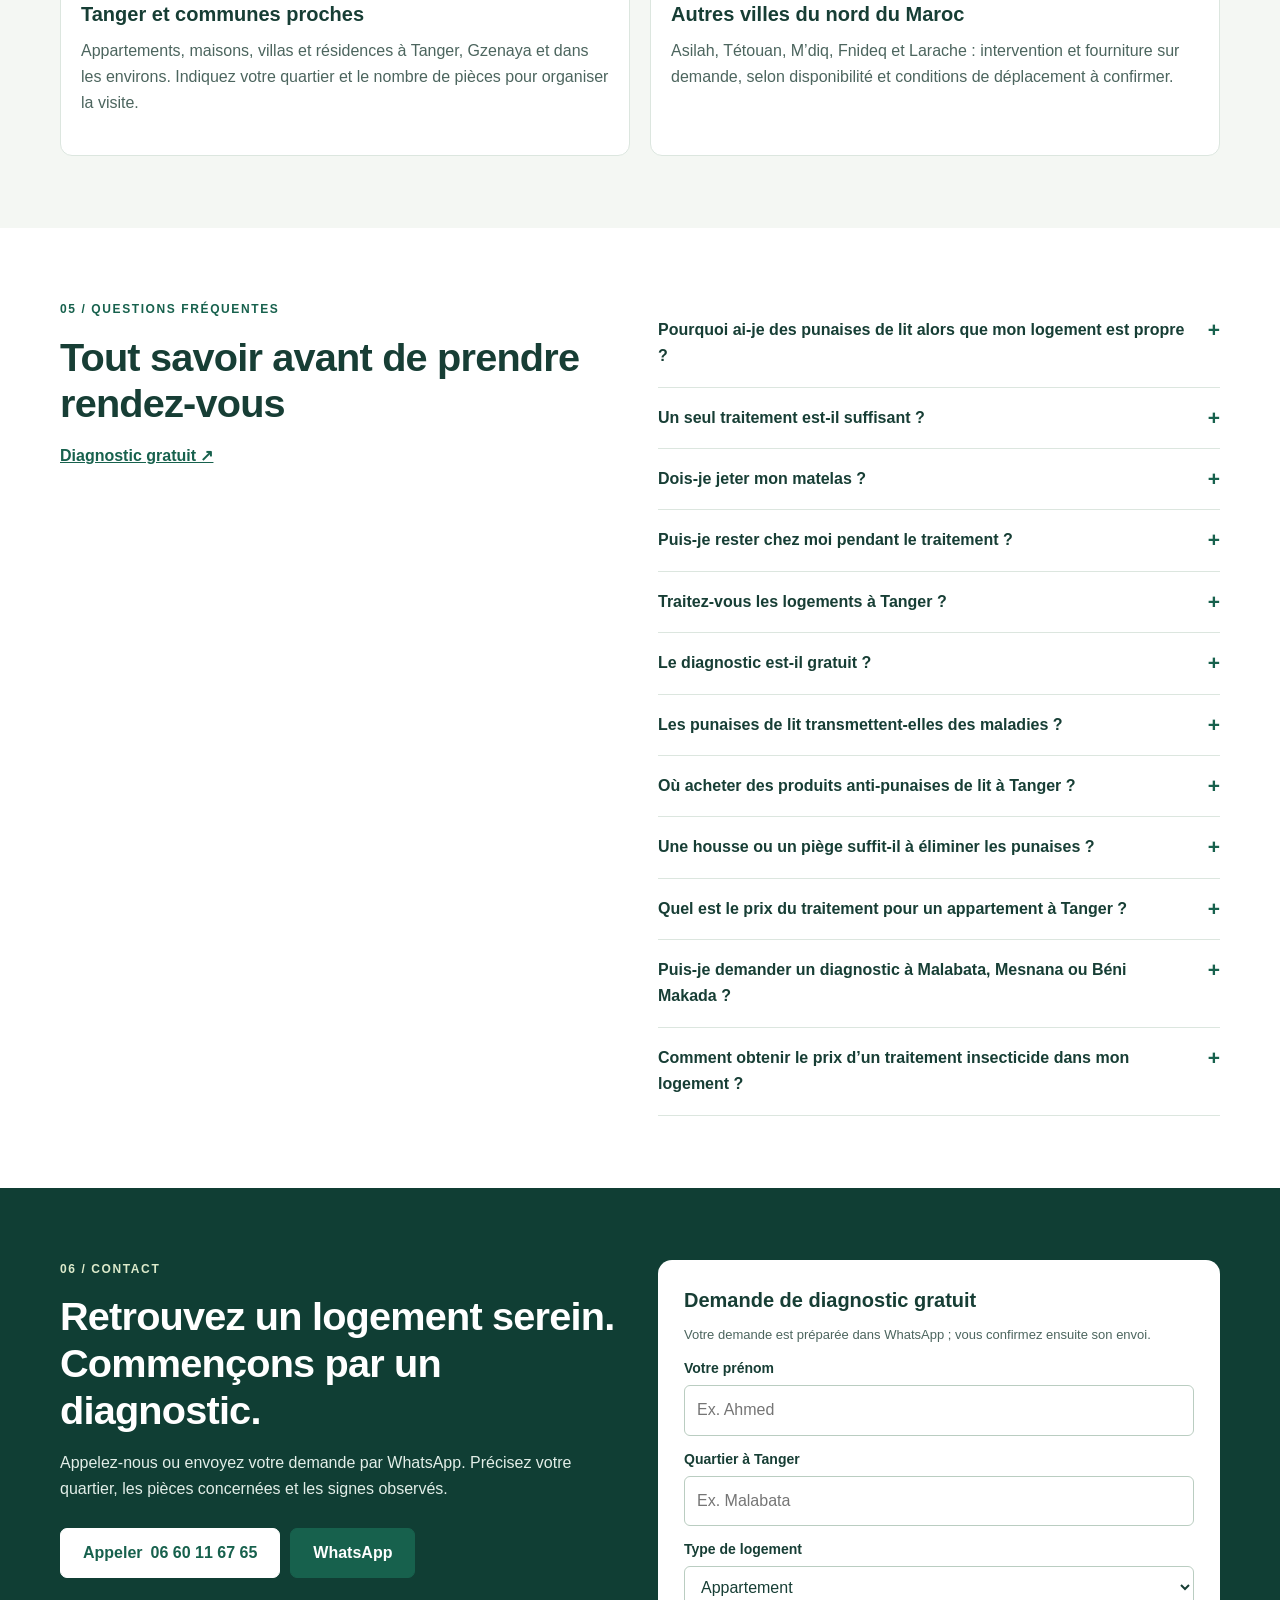
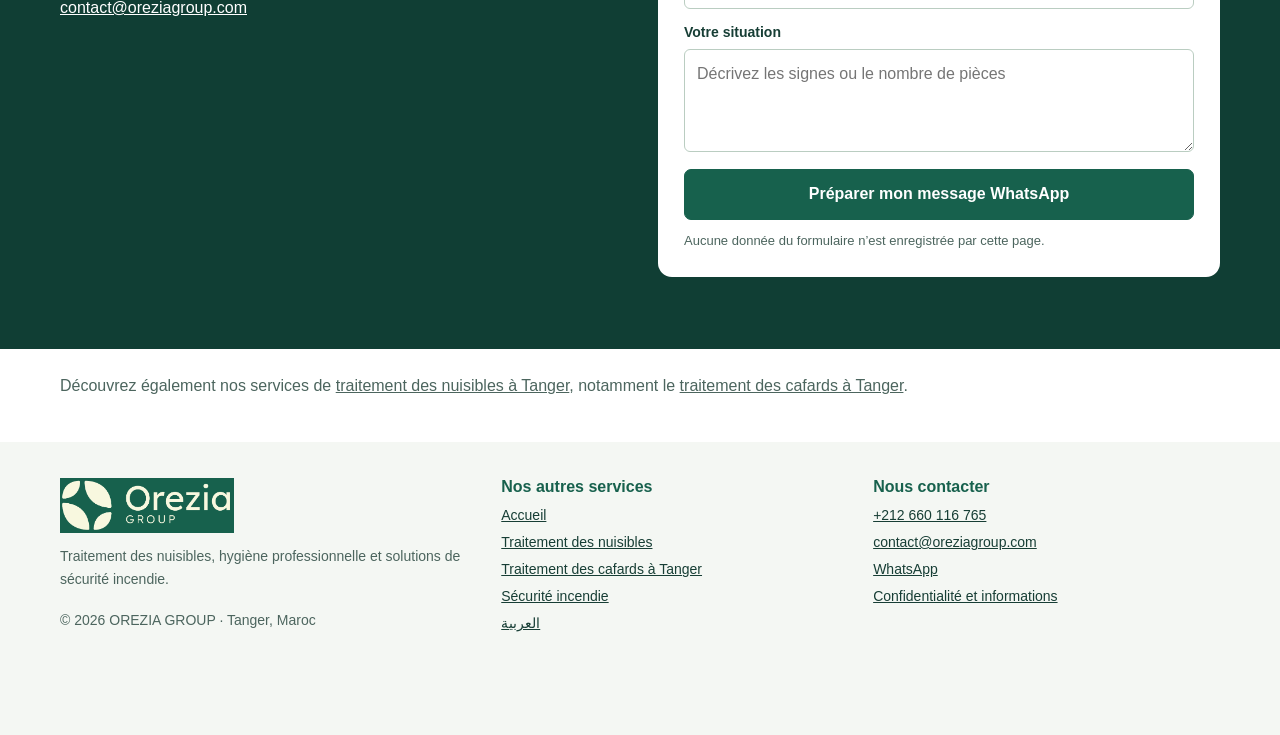
<file: traitement-punaises-de-lit-tanger.html>
<!DOCTYPE html>

<html dir="ltr" lang="fr-MA"><head><meta charset="utf-8"/><meta content="width=device-width,initial-scale=1" name="viewport"/><title>Traitement des punaises de lit à Tanger | OREZIA GROUP</title><meta name="description" content="Traitement des punaises de lit à Tanger : inspection, traitement adapté au logement, suivi et produits de prévention. Diagnostic gratuit avec OREZIA GROUP."><meta content="index,follow,max-image-preview:large" name="robots"/><meta content="#17614d" name="theme-color"/><link href="assets/symbole.png" rel="icon"/><link href="https://oreziagroup.com/traitement-punaises-de-lit-tanger.html" rel="canonical"/><link href="https://oreziagroup.com/traitement-punaises-de-lit-tanger.html" hreflang="fr-MA" rel="alternate"/><link href="https://oreziagroup.com/ar-punaises-de-lit-tanger.html" hreflang="ar-MA" rel="alternate"/><link href="https://oreziagroup.com/traitement-punaises-de-lit-tanger.html" hreflang="x-default" rel="alternate"/><meta property="og:type" content="website"><meta property="og:site_name" content="OREZIA GROUP"><meta property="og:locale" content="fr_MA"><meta property="og:title" content="Traitement des punaises de lit à Tanger | OREZIA GROUP"><meta property="og:description" content="Traitement des punaises de lit à Tanger : inspection, traitement adapté au logement, suivi et produits de prévention. Diagnostic gratuit avec OREZIA GROUP."><meta property="og:url" content="https://oreziagroup.com/traitement-punaises-de-lit-tanger.html"><meta content="https://oreziagroup.com/assets/1.png" property="og:image"/><meta content="summary" name="twitter:card"/><script type="application/ld+json">{
  "@context": "https://schema.org",
  "@graph": [
    {
      "@type": "LocalBusiness",
      "@id": "https://oreziagroup.com/#business",
      "name": "OREZIA GROUP",
      "url": "https://oreziagroup.com/",
      "logo": "https://oreziagroup.com/assets/logo.png",
      "telephone": "+212660116765",
      "email": "contact@oreziagroup.com",
      "address": {
        "@type": "PostalAddress",
        "addressLocality": "Tanger",
        "addressRegion": "Tanger-Tétouan-Al Hoceïma",
        "addressCountry": "MA"
      },
      "areaServed": {
        "@type": "City",
        "name": "Tanger"
      }
    },
    {
      "@type": "WebPage",
      "@id": "https://oreziagroup.com/traitement-punaises-de-lit-tanger.html#webpage",
      "url": "https://oreziagroup.com/traitement-punaises-de-lit-tanger.html",
      "name": "Traitement des punaises de lit à Tanger | OREZIA GROUP",
      "description": "Traitement des punaises de lit à Tanger : inspection, traitement adapté au logement, suivi et produits de prévention. Diagnostic gratuit avec OREZIA GROUP.",
      "inLanguage": "fr-MA",
      "mainEntity": {
        "@id": "https://oreziagroup.com/traitement-punaises-de-lit-tanger.html#service"
      },
      "breadcrumb": {
        "@id": "https://oreziagroup.com/traitement-punaises-de-lit-tanger.html#breadcrumb"
      },
      "mentions": {
        "@id": "https://oreziagroup.com/traitement-punaises-de-lit-tanger.html#product-list"
      },
      "publisher": {
        "@id": "https://oreziagroup.com/#business"
      }
    },
    {
      "@type": "Service",
      "@id": "https://oreziagroup.com/traitement-punaises-de-lit-tanger.html#service",
      "name": "Traitement des punaises de lit à Tanger",
      "serviceType": "Traitement des punaises de lit à Tanger",
      "description": "Traitement des punaises de lit à Tanger : inspection, traitement adapté au logement, suivi et produits de prévention. Diagnostic gratuit avec OREZIA GROUP.",
      "url": "https://oreziagroup.com/traitement-punaises-de-lit-tanger.html",
      "provider": {
        "@id": "https://oreziagroup.com/#business"
      },
      "areaServed": [
        {
          "@type": "City",
          "name": "Tanger"
        },
        {
          "@type": "AdministrativeArea",
          "name": "Tanger-Tétouan-Al Hoceïma"
        }
      ],
      "audience": {
        "@type": "PeopleAudience",
        "audienceType": "Particuliers"
      }
    },
    {
      "@type": "BreadcrumbList",
      "@id": "https://oreziagroup.com/traitement-punaises-de-lit-tanger.html#breadcrumb",
      "itemListElement": [
        {
          "@type": "ListItem",
          "position": 1,
          "name": "Accueil",
          "item": "https://oreziagroup.com/"
        },
        {
          "@type": "ListItem",
          "position": 2,
          "name": "Punaises de lit à Tanger",
          "item": "https://oreziagroup.com/traitement-punaises-de-lit-tanger.html"
        }
      ]
    },
    {
      "@type": "ItemList",
      "@id": "https://oreziagroup.com/traitement-punaises-de-lit-tanger.html#product-list",
      "name": "Catalogue indicatif anti-punaises",
      "itemListElement": [
        {
          "@type": "ListItem",
          "position": 1,
          "name": "Housse intégrale anti-punaises",
          "url": "https://oreziagroup.com/traitement-punaises-de-lit-tanger.html#produit-housse"
        },
        {
          "@type": "ListItem",
          "position": 2,
          "name": "Pièges intercepteurs pour pieds de lit",
          "url": "https://oreziagroup.com/traitement-punaises-de-lit-tanger.html#produit-intercepteur"
        },
        {
          "@type": "ListItem",
          "position": 3,
          "name": "Détecteur passif de punaises de lit",
          "url": "https://oreziagroup.com/traitement-punaises-de-lit-tanger.html#produit-moniteur"
        },
        {
          "@type": "ListItem",
          "position": 4,
          "name": "Sacs hermétiques pour linge",
          "url": "https://oreziagroup.com/traitement-punaises-de-lit-tanger.html#produit-sacs"
        },
        {
          "@type": "ListItem",
          "position": 5,
          "name": "Nettoyeur vapeur adapté",
          "url": "https://oreziagroup.com/traitement-punaises-de-lit-tanger.html#produit-vapeur"
        },
        {
          "@type": "ListItem",
          "position": 6,
          "name": "Kit de protection et de surveillance",
          "url": "https://oreziagroup.com/traitement-punaises-de-lit-tanger.html#produit-kit"
        }
      ]
    }
  ]
}</script><style>
:root{--green:#17614d;--deep:#103e34;--cream:#f8f8df;--ink:#173e35;--muted:#4c655e;--line:#dce6df;--white:#fff;--accent:#b57542}*{box-sizing:border-box}html{scroll-behavior:smooth;scroll-padding-top:105px}body{margin:0;color:var(--ink);background:#fff;font:16px/1.65 Arial,Helvetica,sans-serif}html[dir=rtl] body{font-family:Tahoma,Arial,sans-serif;line-height:1.9}a{color:inherit}button,input,select,textarea{font:inherit}button{cursor:pointer}a:focus-visible,button:focus-visible,input:focus-visible,select:focus-visible{outline:3px solid #b57542;outline-offset:4px}.wrap{width:min(1160px,calc(100% - 48px));margin:auto}.skip{position:absolute;inset-inline-start:12px;top:-100px;padding:10px;background:#fff;z-index:50}.skip:focus{top:10px}.top{background:var(--deep);color:#fff;font-size:13px}.top .wrap{display:flex;justify-content:space-between;align-items:center;gap:10px;padding-block:7px}.top a{text-decoration:none}.head{position:sticky;top:0;z-index:20;background:#fff;border-bottom:1px solid var(--line)}.head .wrap{display:flex;align-items:center;justify-content:space-between;gap:20px;min-height:85px}.brand{display:flex;align-items:center;text-decoration:none;flex-shrink:0}.brand img{width:174px;height:auto;display:block}.logo-fallback{display:none;font-size:23px;font-weight:800;letter-spacing:-1px;color:var(--green)}.brand img[hidden]{display:none}.brand img[hidden]+.logo-fallback{display:block}nav{display:flex;align-items:center;gap:20px;font-size:14px;font-weight:700}nav a{text-decoration:none}nav a:hover{text-decoration:underline}.lang{border:1px solid var(--line);padding:6px 12px;border-radius:6px;white-space:nowrap}.nav-toggle{display:none;background:white;color:var(--green);border:1px solid var(--line);padding:8px 12px;border-radius:6px}.btn{display:inline-flex;align-items:center;justify-content:center;gap:8px;background:var(--green);color:white;border:1px solid var(--green);text-decoration:none;padding:13px 22px;border-radius:7px;font-weight:700;text-align:center;line-height:1.4}.btn:hover{background:var(--deep)}.btn.secondary{background:transparent;color:var(--green)}.btn.secondary:hover{background:#fff}.btn.white{background:white;color:var(--green);border-color:white}.crumb{font-size:13px;color:var(--muted);padding-block:14px}.crumb a{text-decoration:none}.hero{background:var(--cream);overflow:hidden}.hero-grid{display:grid;grid-template-columns:1.05fr 1fr;align-items:center;gap:48px;padding-block:54px 66px}.eyebrow{text-transform:uppercase;font-size:12px;font-weight:800;letter-spacing:1.6px;color:var(--green);margin:0 0 14px}html[dir=rtl] .eyebrow{letter-spacing:0;font-size:14px}h1,h2,h3,p{margin-top:0}h1{font-size:clamp(34px,4.3vw,60px);line-height:1.08;letter-spacing:-1.9px;margin-bottom:20px}html[dir=rtl] h1,html[dir=rtl] h2{letter-spacing:0;line-height:1.4}h1 span{display:block;color:var(--green)}h2{font-size:clamp(28px,3.1vw,42px);line-height:1.18;letter-spacing:-.8px;margin-bottom:16px}h3{font-size:20px;line-height:1.4;margin-bottom:10px}p{color:var(--muted);margin-bottom:18px}.lead{font-size:19px;max-width:590px}.actions{display:flex;gap:10px;flex-wrap:wrap;margin-block:25px 17px}.small{font-size:13px}.hero-art{border:1px solid #d5dfcd;border-radius:20px;overflow:hidden;background:#e8edda;box-shadow:0 18px 42px #153f3015;position:relative}.hero-art svg{display:block;width:100%;height:auto}.art-cap{background:#fff;padding:14px 20px;display:flex;justify-content:space-between;align-items:center;gap:10px;font-size:13px;color:var(--muted)}.art-cap strong{color:var(--green)}.trust{border-bottom:1px solid var(--line)}.trust .wrap{display:grid;grid-template-columns:repeat(4,1fr);gap:14px;padding-block:21px}.trust-item{display:flex;align-items:center;gap:10px;font-weight:700;font-size:14px}.tick{color:var(--green);border-radius:50%;background:#e6efe8;display:inline-grid;place-items:center;width:30px;height:30px;flex:none}.section{padding-block:72px}.tint{background:#f4f7f3}.section-head{max-width:760px;margin-bottom:28px}.grid3{display:grid;grid-template-columns:repeat(3,1fr);gap:18px}.grid4{display:grid;grid-template-columns:repeat(4,1fr);gap:14px}.card{border:1px solid var(--line);border-radius:12px;background:white;padding:24px}.card p:last-child{margin-bottom:0}.num{display:inline-block;color:var(--green);font-size:13px;letter-spacing:1px;font-weight:800;margin-bottom:16px}.sign-icon{width:54px;height:54px;background:var(--cream);border-radius:12px;display:grid;place-items:center;margin-bottom:18px;color:var(--green)}.sign-icon svg{width:32px;height:32px}.notice{margin-top:22px;background:var(--cream);border-inline-start:4px solid var(--green);padding:15px 20px;border-radius:5px;font-size:15px}.split{display:grid;grid-template-columns:1fr 1fr;gap:36px;align-items:start}.steps{display:grid;grid-template-columns:repeat(4,1fr);gap:16px;list-style:none;padding:0;margin:0}.steps li{border-top:3px solid var(--green);padding:22px 12px 0 0}.steps h3{font-size:19px}.steps p{font-size:15px}.checklist{list-style:none;padding:0;margin:0}.checklist li{padding:12px 0;border-bottom:1px solid var(--line);display:flex;gap:12px}.checklist li::before{content:'✓';color:var(--green);font-weight:bold}.pricebox{background:var(--deep);color:white;padding:30px;border-radius:14px}.pricebox p{color:#e2eee8}.pricebox .eyebrow{color:#dbeacb}.tags{display:flex;flex-wrap:wrap;gap:10px;margin-top:20px}.tag{border:1px solid #d4e0d7;background:white;border-radius:99px;padding:7px 13px;font-size:14px}.faq details{border-bottom:1px solid var(--line);padding:17px 0}.faq summary{font-weight:700;cursor:pointer;list-style:none;display:flex;justify-content:space-between;gap:20px}.faq summary::-webkit-details-marker{display:none}.faq summary::after{content:'+';color:var(--green);font-size:21px;line-height:1.2}.faq details[open] summary::after{content:'−'}.faq details p{margin:12px 0 0}.contact{background:var(--deep);color:white}.contact p{color:#e2eee8}.contact .eyebrow{color:#dceacb}.contact a:not(.btn){color:white}.contactform{background:white;color:var(--ink);border-radius:14px;padding:26px}.contactform p{color:var(--muted)}.contactform label{display:block;font-weight:700;font-size:14px;margin:12px 0 5px}.contactform input,.contactform select,.contactform textarea{display:block;width:100%;border:1px solid #bacdc1;border-radius:6px;padding:11px 12px;background:white;color:var(--ink)}.contactform .btn{width:100%;margin-top:17px}.contactform .small{margin:10px 0 0}.footer{background:#f4f7f3;padding:32px 0 85px}.footer .wrap{display:grid;grid-template-columns:1.2fr 1fr 1fr;gap:25px}.footer a{display:block;margin-block:4px;font-size:14px}.footer p{font-size:14px}.footer strong{color:var(--green)}.mobilebar{display:none}.sources{font-size:13px;color:var(--muted);margin-top:22px}.sources a{text-decoration:underline}.plain{color:inherit}.hero-note{display:flex;align-items:center;gap:8px}.hero-note::before{content:'✓';color:var(--green);font-weight:bold}.inline-link{font-weight:700;color:var(--green)}
@media(max-width:920px){.head .wrap{min-height:72px}.nav-toggle{display:block}.head nav{display:flex;flex-direction:column;align-items:stretch;gap:0;background:white;border-bottom:1px solid var(--line);padding:12px 24px;position:absolute;top:100%;inset-inline:0;box-shadow:0 10px 20px #0001}.head nav[hidden]{display:none}.head nav a{padding:12px 0}.head nav .btn{padding:12px}.hero-grid{gap:28px}.grid4,.steps{grid-template-columns:repeat(2,1fr)}.trust .wrap{grid-template-columns:repeat(2,1fr)}}@media(min-width:921px){.head nav[hidden]{display:flex}}@media(max-width:640px){html{scroll-padding-top:85px}.wrap{width:calc(100% - 32px)}.top .wrap{font-size:11px}.brand img{width:145px}.hero-grid,.split,.grid3,.footer .wrap{grid-template-columns:1fr}.hero-grid{padding-block:32px 38px;gap:24px}.section{padding-block:44px}.lead{font-size:17px}.trust .wrap{gap:12px}.trust-item{font-size:12px}.tick{width:24px;height:24px}.card{padding:18px}.steps{gap:14px}.steps li{padding-top:14px}.actions .btn{flex:1 1 100%}.mobilebar{display:grid;grid-template-columns:1fr 1fr;position:fixed;bottom:0;inset-inline:0;z-index:30;background:white;border-top:1px solid var(--line);padding:8px 12px calc(8px + env(safe-area-inset-bottom));gap:8px}.mobilebar .btn{padding:10px 8px;font-size:14px}.footer{padding-bottom:95px}.pricebox,.contactform{padding:20px}}@media(prefers-reduced-motion:reduce){html{scroll-behavior:auto}}

/* OREZIA — catalogue et conversion */
#main-nav{gap:14px}.head nav{font-size:13px}.shop-grid{display:grid;grid-template-columns:repeat(3,minmax(0,1fr));gap:20px}.shop-card{border:1px solid var(--line);border-radius:15px;overflow:hidden;display:flex;flex-direction:column;background:#fff;min-width:0}.shop-art{background:#eff3e9;padding:12px;text-align:center;border-bottom:1px solid var(--line)}.shop-art svg{display:block;width:100%;height:156px}.shop-content{display:flex;flex-direction:column;flex:1;padding:20px;gap:8px}.shop-content h3{margin:0;font-size:20px;line-height:1.35}.shop-content p{margin:0 0 8px;flex:1}.shop-content .btn{margin-top:auto;width:100%;padding:12px 9px}.shop-type{font-weight:700;font-size:12px;color:var(--green)}.shop-note{font-size:14px;margin-top:20px}.shop-filter{display:flex;gap:9px;flex-wrap:wrap;margin:22px 0}.shop-filter button{border:1px solid #afc4b6;background:white;color:var(--green);padding:8px 14px;border-radius:24px;font-weight:700}.shop-filter button[aria-pressed=true]{background:var(--green);color:white}.shop-card[hidden],.shop-filter[hidden]{display:none}.shop-callout{margin-top:26px;border:1px solid #c6d8cb;border-radius:12px;padding:24px;background:var(--cream);display:flex;align-items:center;justify-content:space-between;gap:20px}.shop-callout p{margin:4px 0 0}.local-list{display:grid;grid-template-columns:1fr 1fr;gap:20px;margin-top:25px}.local-list article{border:1px solid var(--line);background:white;border-radius:12px;padding:20px}.local-list h3{margin-top:0}.hero-shop-link{display:inline-block;margin-top:12px;font-weight:700;color:var(--green);text-underline-offset:4px}.shop-card .small{font-size:12px;color:var(--muted)}.head .wrap{gap:12px}.head nav a{white-space:nowrap}.head nav{gap:12px}.head .brand img{width:150px}@media(max-width:1100px){.head nav a{white-space:normal}.head nav{gap:10px}.head .brand img{width:140px}}@media(max-width:920px){.head nav{max-height:calc(100dvh - 88px);overflow:auto}.shop-grid{grid-template-columns:repeat(2,minmax(0,1fr))}}@media(max-width:640px){.shop-grid,.local-list{grid-template-columns:1fr}.shop-callout{align-items:stretch;flex-direction:column}.shop-art svg{height:145px}.shop-content{padding:18px}}

.mobile-lang{display:none;text-decoration:none;color:var(--green);font-size:14px;font-weight:700;margin-inline-start:auto}.local-content .card a{text-decoration:underline;text-underline-offset:3px}.local-content .card h3{font-size:19px}@media(max-width:920px){.mobile-lang{display:inline-flex;align-items:center;padding:7px 10px}.head .wrap{gap:8px}.head .nav-toggle{flex-shrink:0}}@media(max-width:390px){.head .brand img{width:112px}.head .wrap{width:calc(100% - 28px)}.head .nav-toggle{padding:7px 8px;font-size:13px}}
.hero-art img{display:block;width:100%;height:auto;aspect-ratio:4/3;object-fit:cover}.shop-art img{display:block;width:100%;height:auto;aspect-ratio:4/3;object-fit:contain;border-radius:8px}.shop-art{padding:8px;background:#eff3e9}
.hero-art img{aspect-ratio:auto;object-fit:contain}.shop-art img{aspect-ratio:4/3;object-fit:contain}.orezia-sign-photo{margin:24px 0;display:flex;align-items:center;gap:22px;background:var(--cream);border:1px solid var(--line);border-radius:12px;padding:12px}.orezia-sign-photo img{display:block;width:min(40%,340px);height:auto;border-radius:8px}.orezia-sign-photo figcaption{font-size:14px;color:var(--muted)}@media(max-width:640px){.orezia-sign-photo{flex-direction:column;align-items:stretch;gap:10px}.orezia-sign-photo img{width:100%;max-height:300px;object-fit:contain}}
</style><meta name="twitter:title" content="Traitement des punaises de lit à Tanger | OREZIA GROUP"><meta name="twitter:description" content="Traitement des punaises de lit à Tanger : inspection, traitement adapté au logement, suivi et produits de prévention. Diagnostic gratuit avec OREZIA GROUP."><meta content="ar_MA" property="og:locale:alternate"/></head>
<body><a class="skip" href="#main">Aller au contenu</a><div class="top"><div class="wrap"><span>Tanger et région · Intervention sur rendez-vous</span><a dir="ltr" href="tel:+212660116765">+212 660 116 765</a></div></div><header class="head"><div class="wrap"><a aria-label="OREZIA GROUP – Accueil" class="brand" href="/"><img alt="OREZIA GROUP" height="191" onerror="this.hidden=true" src="assets/logo.png" width="603"/><span class="logo-fallback">OREZIA GROUP</span></a><a aria-label="العربية" class="lang mobile-lang" href="ar-punaises-de-lit-tanger.html" hreflang="ar-MA" lang="ar">العربية</a><button aria-controls="main-nav" aria-expanded="false" class="nav-toggle" type="button">Menu ☰</button><nav id="main-nav"><a href="/">Accueil</a><a href="/#expertise">Traitement des nuisibles</a><a href="#signes">Reconnaître les signes</a><a href="#traitement">Notre traitement</a><a href="#boutique">Produits</a><a href="#faq">FAQ</a><a class="lang" href="ar-punaises-de-lit-tanger.html" hreflang="ar-MA" lang="ar">العربية</a><a class="btn" href="#contact">Diagnostic gratuit</a></nav></div></header>
<main id="main"><div class="wrap crumb"><a href="/">Accueil</a> / <span aria-current="page">Punaises de lit à Tanger</span></div><section class="hero"><div class="wrap hero-grid"><div><p class="eyebrow">OREZIA GROUP / DÉSINSECTISATION À TANGER</p><h1>Traitement des punaises de lit <span>à Tanger</span></h1><p class="lead">Vous suspectez des punaises de lit dans votre chambre, votre appartement ou votre maison ? OREZIA GROUP vous accompagne du diagnostic au suivi, avec un protocole adapté à votre logement.</p><div class="actions"><a class="btn" href="https://wa.me/212660116765?text=Bonjour%20OREZIA%20GROUP%2C%20je%20souhaite%20un%20diagnostic%20pour%20des%20punaises%20de%20lit%20%C3%A0%20Tanger.">Diagnostic gratuit · WhatsApp</a><a class="btn secondary" href="tel:+212660116765">Appeler <bdi>06 60 11 67 65</bdi></a></div><a class="hero-shop-link" href="#boutique">Voir les produits anti-punaises et kits de protection →</a><p class="small hero-note">Intervention discrète · Devis adapté à votre situation</p></div><div class="hero-art"><img src="/assets/1.png" alt="Illustration d’une inspection de matelas par un technicien de lutte contre les punaises de lit à Tanger" width="1200" height="675" fetchpriority="high" /><div class="art-cap"><strong>Identifier avant de traiter</strong><span></span></div></div></div></section><div class="trust"><div class="wrap"><div class="trust-item"><span aria-hidden="true" class="tick">✓</span>Diagnostic gratuit</div><div class="trust-item"><span aria-hidden="true" class="tick">✓</span>Logements et villas</div><div class="trust-item"><span aria-hidden="true" class="tick">✓</span>Protocole ciblé</div><div class="trust-item"><span aria-hidden="true" class="tick">✓</span>Suivi après intervention</div></div></div>
<section class="section" id="signes"><div class="wrap"><div class="section-head"><p class="eyebrow">01 / RECONNAÎTRE</p><h2>Comment savoir si vous avez des punaises de lit ?</h2><p>Les punaises se cachent notamment dans les coutures des matelas, sommiers, têtes de lit et fissures proches des zones de repos. Voici les principaux indices.</p></div><div class="grid3"><article class="card"><div class="sign-icon"><svg aria-hidden="true" fill="none" stroke="currentColor" stroke-linecap="round" stroke-linejoin="round" stroke-width="1.7" viewbox="0 0 32 32"><path d="M4 6h24v20H4zM4 14h24M10 14v12"></path><circle cx="23" cy="19" r="1.5"></circle><circle cx="18" cy="22" r="1.5"></circle></svg></div><h3>Traces sur la literie</h3><p>Petits points foncés, traces de sang ou déjections sur le matelas et les draps.</p></article><article class="card"><div class="sign-icon"><svg aria-hidden="true" fill="none" stroke="currentColor" stroke-linecap="round" stroke-linejoin="round" stroke-width="1.7" viewbox="0 0 32 32"><ellipse cx="16" cy="17" rx="7" ry="10"></ellipse><path d="M12 7l-3-3m11 3 3-3M9 12l-6-4m6 10H2m8 4-5 5m18-15 6-4m-6 10h7m-8 4 5 5M10 16h12m-11 5h10"></path></svg></div><h3>Insectes ou mues</h3><p>Petits insectes brunâtres et aplatis, enveloppes vides ou œufs dans les recoins.</p></article><article class="card"><div class="sign-icon"><svg aria-hidden="true" fill="none" stroke="currentColor" stroke-linecap="round" stroke-linejoin="round" stroke-width="1.7" viewbox="0 0 32 32"><path d="M5 24c3-9 7-15 12-16 7-1 10 7 9 13"></path><circle cx="11" cy="17" r="2"></circle><circle cx="17" cy="14" r="2"></circle><circle cx="22" cy="18" r="2"></circle></svg></div><h3>Piqûres suspectes</h3><p>Des marques peuvent apparaître après le sommeil, mais les piqûres seules ne prouvent pas une infestation.</p></article></div><figure class="orezia-sign-photo"><img src="/assets/8.png" alt="Illustration de punaises de lit et de traces dans une couture de matelas" width="390" height="504" loading="lazy" decoding="async"><figcaption></figcaption></figure><div class="notice">Vous avez un doute ? Envoyez une photo sur WhatsApp. Une inspection reste nécessaire pour confirmer la présence de punaises de lit. <a class="inline-link" href="https://wa.me/212660116765?text=Bonjour%20OREZIA%20GROUP%2C%20je%20souhaite%20un%20diagnostic%20pour%20des%20punaises%20de%20lit%20%C3%A0%20Tanger.">WhatsApp ↗</a></div></div></section>
<section class="section tint" id="traitement"><div class="wrap"><div class="section-head"><p class="eyebrow">02 / AGIR</p><h2>Un traitement adapté à votre logement</h2><p>Notre démarche repose sur l’inspection, la combinaison de méthodes pertinentes et la vérification de l’évolution. Le protocole est établi après diagnostic.</p></div><div class="grid3"><article class="card"><span class="num">01</span><h3>Inspection et diagnostic</h3><p>Recherche des signes, des zones de refuge et évaluation de l’étendue de l’infestation.</p></article><article class="card"><span class="num">02</span><h3>Traitement ciblé</h3><p>Intervention sur les zones identifiées avec des techniques physiques ou des produits autorisés pour l’usage concerné, selon le diagnostic et les moyens disponibles.</p></article><article class="card"><span class="num">03</span><h3>Préparation et prévention</h3><p>Consignes pour le linge, les objets et l’organisation du logement afin de limiter la dispersion.</p></article></div><div style="margin-top:36px"><ol class="steps"><li><span class="num">01</span><h3>Écouter</h3><p>Décrivez les signes observés et les pièces concernées.</p></li><li><span class="num">02</span><h3>Inspecter</h3><p>Nous évaluons la situation et proposons un devis.</p></li><li><span class="num">03</span><h3>Intervenir</h3><p>Le traitement suit le protocole retenu et les consignes de sécurité.</p></li><li><span class="num">04</span><h3>Contrôler</h3><p>Le suivi et les éventuels passages supplémentaires sont définis selon les constats.</p></li></ol></div><a class="btn" href="#contact" style="margin-top:18px">Diagnostic gratuit</a></div></section><section class="section" id="boutique"><div class="wrap"><div class="section-head"><p class="eyebrow">BOUTIQUE OREZIA / PROTECTION DU LOGEMENT</p><h2>Produits anti-punaises de lit à Tanger</h2><p>Vous cherchez où acheter une housse anti-punaises, des pièges ou un kit de prévention à Tanger ? Choisissez les accessoires adaptés à votre logement et demandez une offre personnalisée.</p></div><div aria-label="Filtrer les produits" class="shop-filter" hidden="" role="group"><button aria-pressed="true" data-cat="Tous" type="button">Tous</button><button aria-pressed="false" data-cat="Protection de la literie" type="button">Protection de la literie</button><button aria-pressed="false" data-cat="Détection et suivi" type="button">Détection et suivi</button><button aria-pressed="false" data-cat="Préparation" type="button">Préparation</button><button aria-pressed="false" data-cat="Équipement" type="button">Équipement</button><button aria-pressed="false" data-cat="Kit logement" type="button">Kit logement</button></div><div class="shop-grid"><article class="shop-card" data-category="Protection de la literie" id="produit-housse"><div class="shop-art"><img src="/assets/2.png" alt="Technicien installant une housse intégrale anti-punaises de lit" width="850" height="638" loading="lazy" decoding="async" /></div><div class="shop-content"><span class="shop-type">Protection de la literie</span><h3>Housse intégrale anti-punaises</h3><p>Housse à fermeture sécurisée conçue pour envelopper entièrement le matelas. Précisez ses dimensions avant achat.</p><span class="small">Prix et disponibilité sur demande</span><a class="btn secondary" href="https://wa.me/212660116765?text=Bonjour%20OREZIA%20GROUP%2C%20je%20souhaite%20conna%C3%AEtre%20le%20prix%20et%20la%20disponibilit%C3%A9%20%3A%20Housse%20int%C3%A9grale%20anti-punaises.%20Ville%20%3A%20">Demander le prix sur WhatsApp</a></div></article><article class="shop-card" data-category="Détection et suivi" id="produit-intercepteur"><div class="shop-art"><img src="/assets/3.png" alt="Installation d’un piège intercepteur sous un pied de lit" width="850" height="638" loading="lazy" decoding="async" /></div><div class="shop-content"><span class="shop-type">Détection et suivi</span><h3>Pièges intercepteurs pour pieds de lit</h3><p>Dispositifs de surveillance à placer sous les pieds compatibles du lit. Aident à détecter les déplacements des punaises.</p><span class="small">Prix et disponibilité sur demande</span><a class="btn secondary" href="https://wa.me/212660116765?text=Bonjour%20OREZIA%20GROUP%2C%20je%20souhaite%20conna%C3%AEtre%20le%20prix%20et%20la%20disponibilit%C3%A9%20%3A%20Pi%C3%A8ges%20intercepteurs%20pour%20pieds%20de%20lit.%20Ville%20%3A%20">Demander le prix sur WhatsApp</a></div></article><article class="shop-card" data-category="Détection et suivi" id="produit-moniteur"><div class="shop-art"><img src="/assets/4.png" alt="Détecteur passif de punaises de lit près du sommier" width="506" height="506" loading="lazy" decoding="async" /></div><div class="shop-content"><span class="shop-type">Détection et suivi</span><h3>Détecteur passif de punaises de lit</h3><p>Support de surveillance des signes de présence. Utile en complément de l’inspection, sans garantir l’absence de punaises.</p><span class="small">Prix et disponibilité sur demande</span><a class="btn secondary" href="https://wa.me/212660116765?text=Bonjour%20OREZIA%20GROUP%2C%20je%20souhaite%20conna%C3%AEtre%20le%20prix%20et%20la%20disponibilit%C3%A9%20%3A%20D%C3%A9tecteur%20passif%20de%20punaises%20de%20lit.%20Ville%20%3A%20">Demander le prix sur WhatsApp</a></div></article><article class="shop-card" data-category="Préparation" id="produit-sacs"><div class="shop-art"><img src="/assets/5.png" alt="Technicien préparant le linge dans des sacs hermétiques" width="850" height="638" loading="lazy" decoding="async" /></div><div class="shop-content"><span class="shop-type">Préparation</span><h3>Sacs hermétiques pour linge</h3><p>Pour isoler et transporter le linge sans disperser les insectes. Les sacs ne constituent pas un traitement à eux seuls.</p><span class="small">Prix et disponibilité sur demande</span><a class="btn secondary" href="https://wa.me/212660116765?text=Bonjour%20OREZIA%20GROUP%2C%20je%20souhaite%20conna%C3%AEtre%20le%20prix%20et%20la%20disponibilit%C3%A9%20%3A%20Sacs%20herm%C3%A9tiques%20pour%20linge.%20Ville%20%3A%20">Demander le prix sur WhatsApp</a></div></article><article class="shop-card" data-category="Équipement" id="produit-vapeur"><div class="shop-art"><img src="/assets/6.png" alt="Technicien utilisant un nettoyeur vapeur sur une surface compatible" width="850" height="638" loading="lazy" decoding="async" /></div><div class="shop-content"><span class="shop-type">Équipement</span><h3>Nettoyeur vapeur adapté</h3><p>Demandez un appareil adapté aux surfaces et textiles concernés. L’efficacité dépend de la température réellement atteinte et de la technique.</p><span class="small">Prix et disponibilité sur demande</span><a class="btn secondary" href="https://wa.me/212660116765?text=Bonjour%20OREZIA%20GROUP%2C%20je%20souhaite%20conna%C3%AEtre%20le%20prix%20et%20la%20disponibilit%C3%A9%20%3A%20Nettoyeur%20vapeur%20adapt%C3%A9.%20Ville%20%3A%20">Demander le prix sur WhatsApp</a></div></article><article class="shop-card" data-category="Kit logement" id="produit-kit"><div class="shop-art"><img src="/assets/7.png" alt="Kit indicatif de protection et de surveillance anti-punaises de lit" width="850" height="638" loading="lazy" decoding="async" /></div><div class="shop-content"><span class="shop-type">Kit logement</span><h3>Kit de protection et de surveillance</h3><p>Composition sur demande : housse adaptée, intercepteurs et sacs de préparation. Un complément au traitement professionnel.</p><span class="small">Prix et disponibilité sur demande</span><a class="btn secondary" href="https://wa.me/212660116765?text=Bonjour%20OREZIA%20GROUP%2C%20je%20souhaite%20conna%C3%AEtre%20le%20prix%20et%20la%20disponibilit%C3%A9%20%3A%20Kit%20de%20protection%20et%20de%20surveillance.%20Ville%20%3A%20">Demander le prix sur WhatsApp</a></div></article></div><p class="shop-note">Catalogue indicatif sur demande : visuels générés non contractuels. Références, dimensions, prix, stock et modalités de retrait ou de livraison sont confirmés avant commande. Les accessoires ne remplacent pas une désinsectisation professionnelle en cas d’infestation.</p><p class="sources">Repères techniques sur les accessoires de surveillance et de protection : <a href="https://www.epa.gov/bedbugs/controlling-bed-bugs-using-integrated-pest-management-ipm" rel="noopener">EPA – IPM</a>.</p><div class="shop-callout"><div><strong>Besoin d’un produit insecticide anti-punaises ?</strong><p>Demandez conseil avant achat. Seules les références autorisées au Maroc pour l’usage prévu et adaptées aux particuliers peuvent être proposées à ce public, sous réserve de vérification. Respectez toujours l’étiquette ; ne mélangez pas les produits.</p></div><a class="btn" href="https://wa.me/212660116765?text=Bonjour%2C%20je%20souhaite%20un%20conseil%20sur%20les%20produits%20anti-punaises%20adapt%C3%A9s%20%C3%A0%20mon%20logement.">Demander conseil</a></div></div></section>
<section class="section" id="preparation"><div class="wrap split"><div><p class="eyebrow">03 / AVANT NOTRE PASSAGE</p><h2>Que faire en attendant le traitement ?</h2><p>Quelques gestes simples limitent le risque de propagation et facilitent l’intervention.</p><ul class="checklist"><li>Évitez de déplacer les objets infestés vers d’autres pièces.</li><li>Isolez le linge dans des sacs fermés avant son transport.</li><li>Pour les textiles compatibles, utilisez un sèche-linge à température élevée ; le lavage seul peut être insuffisant.</li><li>N’appliquez pas de mélanges de produits ni de fumigènes improvisés.</li><li>Attendez les consignes du technicien avant de déplacer ou jeter des meubles.</li></ul><p class="sources">Repères techniques : <a href="https://www.epa.gov/bedbugs/preparing-treatment-against-bed-bugs" rel="noopener" target="_blank">EPA</a> · <a href="https://www.cdc.gov/bed-bugs/about/index.html" rel="noopener" target="_blank">CDC</a></p></div><aside class="pricebox"><p class="eyebrow">DEVIS PERSONNALISÉ</p><h2>Combien coûte un traitement anti-punaises à Tanger ?</h2><p>Le prix dépend du nombre de pièces, du niveau d’infestation, des accès et des passages nécessaires. Le diagnostic gratuit permet de préciser le protocole et le montant du devis avant intervention.</p><a class="btn white" href="#contact">Demander mon diagnostic</a></aside></div></section>
<section class="section local-content" id="logements"><div class="wrap"><div class="section-head"><p class="eyebrow">Intervention à domicile</p><h2>Entreprise de désinsectisation anti-punaises de lit pour les particuliers à Tanger</h2><p>Vous cherchez une solution pour éliminer les punaises de lit dans votre chambre ou votre salon ? OREZIA GROUP étudie les signes observés et les contraintes de votre logement avant de proposer un traitement.</p></div><div class="grid3"><article class="card"><h3>Traitement des punaises de lit en appartement</h3><p>Si des signes apparaissent dans une chambre ou près du canapé, nous examinons les zones concernées et définissons les consignes de préparation et de suivi.</p><a href="#contact">Demander une visite dans mon appartement à Tanger</a></article><article class="card"><h3>Désinsectisation des maisons et villas</h3><p>Le protocole dépend du nombre de pièces, des meubles et de l'étendue de l'infestation. Indiquez votre quartier et les espaces où vous avez observé des signes.</p><a href="#traitement">Découvrir notre méthode</a></article><article class="card"><h3>Achat de produits anti-punaises de lit</h3><p>Housses de matelas, pièges et accessoires de surveillance peuvent compléter la lutte intégrée. Les tarifs et modalités de retrait ou de livraison sont confirmés avant commande.</p><a href="#boutique">Consulter le catalogue</a></article></div></div></section><section class="section tint" id="zones"><div class="wrap"><div class="section-head"><p class="eyebrow">04 / PROXIMITÉ</p><h2>Intervention chez les particuliers à Tanger</h2><p>Vous habitez un appartement, une maison, une villa ou une résidence ? Nous étudions votre demande à Tanger et dans les environs, selon les conditions d’intervention.</p></div><div class="tags"><span class="tag">Malabata</span><span class="tag">Centre-ville</span><span class="tag">Iberia</span><span class="tag">Marshan</span><span class="tag">Boubana</span><span class="tag">Ahlan</span><span class="tag">Béni Makada</span><span class="tag">Mghogha</span><span class="tag">Branes</span><span class="tag">Mesnana</span><span class="tag">Achakar</span><span class="tag">Gzenaya</span></div><p style="margin-top:18px;margin-bottom:0">Autres quartiers et communes proches : contactez-nous pour confirmer la disponibilité.</p><div class="local-list"><article><h3>Tanger et communes proches</h3><p>Appartements, maisons, villas et résidences à Tanger, Gzenaya et dans les environs. Indiquez votre quartier et le nombre de pièces pour organiser la visite.</p></article><article><h3>Autres villes du nord du Maroc</h3><p>Asilah, Tétouan, M’diq, Fnideq et Larache : intervention et fourniture sur demande, selon disponibilité et conditions de déplacement à confirmer.</p></article></div></div></section>
<section class="section faq" id="faq"><div class="wrap split"><div><p class="eyebrow">05 / QUESTIONS FRÉQUENTES</p><h2>Tout savoir avant de prendre rendez-vous</h2><a class="inline-link" href="#contact">Diagnostic gratuit ↗</a></div><div><details><summary>Pourquoi ai-je des punaises de lit alors que mon logement est propre ?</summary><p>Les punaises peuvent être transportées dans des bagages, vêtements ou meubles. Leur présence n’est pas nécessairement liée à un manque de propreté.</p></details><details><summary>Un seul traitement est-il suffisant ?</summary><p>Cela dépend de l’infestation et des méthodes utilisées. Les œufs et les refuges difficiles d’accès peuvent nécessiter un contrôle et des passages complémentaires.</p></details><details><summary>Dois-je jeter mon matelas ?</summary><p>Pas systématiquement. Une inspection permet de décider si le matelas peut être traité et quelles précautions prendre.</p></details><details><summary>Puis-je rester chez moi pendant le traitement ?</summary><p>Cela dépend du protocole. Respectez les consignes du technicien et les délais de réentrée applicables, notamment en présence d’enfants ou d’animaux.</p></details><details><summary>Traitez-vous les logements à Tanger ?</summary><p>Oui, nous étudions les demandes des particuliers : appartements, maisons, villas et résidences à Tanger et ses environs.</p></details><details><summary>Le diagnostic est-il gratuit ?</summary><p>OREZIA GROUP propose un diagnostic gratuit. Contactez-nous pour convenir des modalités de la visite.</p></details><details><summary>Les punaises de lit transmettent-elles des maladies ?</summary><p>Elles ne sont pas connues pour transmettre des maladies, mais leurs piqûres peuvent provoquer des réactions cutanées et perturber le sommeil. En cas de réaction importante, consultez un professionnel de santé.</p></details><details><summary>Où acheter des produits anti-punaises de lit à Tanger ?</summary><p>Consultez notre catalogue et demandez le tarif, la disponibilité et les modalités de retrait ou de livraison sur WhatsApp.</p></details><details><summary>Une housse ou un piège suffit-il à éliminer les punaises ?</summary><p>Non. Ces accessoires contribuent à la protection et à la surveillance. En cas d’infestation, une démarche de lutte intégrée avec inspection et suivi est recommandée.</p></details><details><summary>Quel est le prix du traitement pour un appartement à Tanger ?</summary><p>Le devis dépend des pièces touchées, de la gravité de l’infestation et du protocole nécessaire. La visite de diagnostic permet de préciser le montant.</p></details><details><summary>Puis-je demander un diagnostic à Malabata, Mesnana ou Béni Makada ?</summary><p>Nous étudions les demandes dans les différents quartiers de Tanger. Communiquez votre quartier, le nombre de pièces et les zones concernées pour confirmer le rendez-vous.</p></details><details><summary>Comment obtenir le prix d’un traitement insecticide dans mon logement ?</summary><p>Indiquez le type de logement, les pièces concernées et les signes d’infestation par WhatsApp. Le protocole est défini après inspection ; la pulvérisation n’est pas nécessairement la seule méthode adaptée.</p></details></div></div></section>
<section class="section contact" id="contact"><div class="wrap split"><div><p class="eyebrow">06 / CONTACT</p><h2>Retrouvez un logement serein. Commençons par un diagnostic.</h2><p>Appelez-nous ou envoyez votre demande par WhatsApp. Précisez votre quartier, les pièces concernées et les signes observés.</p><div class="actions"><a class="btn white" href="tel:+212660116765">Appeler <bdi>06 60 11 67 65</bdi></a><a class="btn" href="https://wa.me/212660116765?text=Bonjour%20OREZIA%20GROUP%2C%20je%20souhaite%20un%20diagnostic%20pour%20des%20punaises%20de%20lit%20%C3%A0%20Tanger.">WhatsApp</a></div><p><a dir="ltr" href="mailto:contact@oreziagroup.com">contact@oreziagroup.com</a></p></div><form action="https://wa.me/212660116765?text=Bonjour%20OREZIA%20GROUP%2C%20je%20souhaite%20un%20diagnostic%20pour%20des%20punaises%20de%20lit%20%C3%A0%20Tanger." class="contactform" id="quote" method="get"><h3>Demande de diagnostic gratuit</h3><p class="small">Votre demande est préparée dans WhatsApp ; vous confirmez ensuite son envoi.</p><label for="person">Votre prénom</label><input autocomplete="given-name" id="person" maxlength="80" placeholder="Ex. Ahmed"/><label for="district">Quartier à Tanger</label><input id="district" maxlength="100" placeholder="Ex. Malabata" required=""/><label for="housing">Type de logement</label><select id="housing"><option>Appartement</option><option>Maison</option><option>Villa</option><option>Autre</option></select><label for="situation">Votre situation</label><textarea id="situation" maxlength="700" placeholder="Décrivez les signes ou le nombre de pièces" rows="3"></textarea><button class="btn" type="submit">Préparer mon message WhatsApp</button><p class="small">Aucune donnée du formulaire n’est enregistrée par cette page.</p><noscript><a class="inline-link" href="https://wa.me/212660116765?text=Bonjour%20OREZIA%20GROUP%2C%20je%20souhaite%20un%20diagnostic%20pour%20des%20punaises%20de%20lit%20%C3%A0%20Tanger." style="color:#17614d">WhatsApp</a></noscript></form></div></section><section class="wrap" id="services-associes" style="padding:24px 0"><p>Découvrez également nos services de <a href="/">traitement des nuisibles à Tanger</a>, notamment le <a href="/traitement-cafards-tanger.html">traitement des cafards à Tanger</a>.</p></section>
</main>
<footer class="footer"><div class="wrap"><div><a aria-label="OREZIA GROUP – Accueil" class="brand" href="/"><img alt="OREZIA GROUP" height="191" onerror="this.hidden=true" src="assets/logo.png" width="603"/><span class="logo-fallback">OREZIA GROUP</span></a><p style="margin-top:12px">Traitement des nuisibles, hygiène professionnelle et solutions de sécurité incendie.</p><p>© 2026 OREZIA GROUP · Tanger, Maroc</p></div><div><strong>Nos autres services</strong><a href="/">Accueil</a><a href="/#expertise">Traitement des nuisibles</a><a href="/traitement-cafards-tanger.html">Traitement des cafards à Tanger</a><a href="/extincteurs.html">Sécurité incendie</a><a href="ar-punaises-de-lit-tanger.html" hreflang="ar-MA" lang="ar">العربية</a></div><div><strong>Nous contacter</strong><a dir="ltr" href="tel:+212660116765">+212 660 116 765</a><a dir="ltr" href="mailto:contact@oreziagroup.com">contact@oreziagroup.com</a><a href="https://wa.me/212660116765?text=Bonjour%20OREZIA%20GROUP%2C%20je%20souhaite%20un%20diagnostic%20pour%20des%20punaises%20de%20lit%20%C3%A0%20Tanger.">WhatsApp</a><a href="/#informations">Confidentialité et informations</a></div></div></footer><div class="mobilebar"><a class="btn secondary" href="tel:+212660116765">Appeler</a><a class="btn" href="https://wa.me/212660116765?text=Bonjour%20OREZIA%20GROUP%2C%20je%20souhaite%20un%20diagnostic%20pour%20des%20punaises%20de%20lit%20%C3%A0%20Tanger.">WhatsApp</a></div>
<script>const toggle=document.querySelector('.nav-toggle'),nav=document.getElementById('main-nav');function sync(){const mobile=matchMedia('(max-width:920px)').matches;nav.hidden=mobile;toggle.setAttribute('aria-expanded','false')}sync();matchMedia('(max-width:920px)').addEventListener('change',sync);toggle.addEventListener('click',()=>{nav.hidden=!nav.hidden;toggle.setAttribute('aria-expanded',String(!nav.hidden))});nav.addEventListener('click',e=>{if(e.target.closest('a')&&matchMedia('(max-width:920px)').matches)sync()});document.addEventListener('keydown',e=>{if(e.key==='Escape'&&matchMedia('(max-width:920px)').matches&&!nav.hidden){sync();toggle.focus()}});document.getElementById('quote').addEventListener('submit',e=>{e.preventDefault();const labels=["Prénom", "Quartier", "Logement", "Situation"],ids=['person','district','housing','situation'];const msg=["Bonjour OREZIA GROUP, je souhaite un diagnostic pour des punaises de lit à Tanger.",...ids.map((id,i)=>labels[i]+': '+document.getElementById(id).value.trim())].join('\n');location.href='https://wa.me/212660116765?text='+encodeURIComponent(msg)});
const sf=document.querySelector('.shop-filter');sf.hidden=false;sf.addEventListener('click',e=>{const b=e.target.closest('button[data-cat]');if(!b)return;sf.querySelectorAll('button').forEach(x=>x.setAttribute('aria-pressed',String(x===b)));document.querySelectorAll('.shop-card').forEach(x=>x.hidden=b!==sf.firstElementChild&&x.dataset.category!==b.dataset.cat)});</script></body></html>
</file>
<file: site.css>
:root{--green:#17614d;--cream:#f8f8df;--mint:#49bca6;--ink:#202625;--muted:#58645e;--line:#d6dfd5;--white:#fff;--pale:#eff3eb}*{box-sizing:border-box}html{scroll-behavior:smooth;scroll-padding-top:110px}body{margin:0;background:#fcfcf5;color:var(--ink);font-family:Arial,Helvetica,sans-serif;font-size:16px;line-height:1.65}a{color:inherit;text-decoration:none}button,input,select,textarea{font:inherit}button,a,input,select,textarea{-webkit-tap-highlight-color:transparent}button,a{touch-action:manipulation}a:focus-visible,button:focus-visible,summary:focus-visible{outline:3px solid var(--mint);outline-offset:5px}img{max-width:100%;display:block}h1,h2,h3,p,figure{margin:0}h1,h2,h3{line-height:1.13;font-weight:500;letter-spacing:-.045em}h1{font-size:clamp(2.8rem,4.7vw,4.6rem)}h2{font-size:clamp(2.2rem,3.5vw,3.3rem)}h3{font-size:1.45rem;letter-spacing:-.025em}em{font-style:normal;color:var(--green)}p{color:var(--muted)}.wrap{max-width:1360px;width:calc(100% - 96px);margin:auto}.section{padding-top:100px;padding-bottom:100px}.eyebrow{font-size:.75rem;letter-spacing:.16em;font-weight:700;color:var(--green);margin-bottom:25px}.topbar{background:var(--green);color:var(--cream);font-size:.75rem;letter-spacing:.08em;padding:8px 0}.topbar .wrap{display:flex;gap:20px;align-items:center}.topbar span{opacity:.8;letter-spacing:0}.topbar a{margin-left:auto;letter-spacing:0}header{background:var(--cream);position:sticky;top:0;z-index:20;border-bottom:1px solid var(--line)}.header{display:flex;align-items:center;justify-content:space-between;gap:24px;min-height:91px}.brand{display:block;width:168px;flex-shrink:0;background:var(--green);padding:9px 12px;border-radius:3px}.brand img{width:100%;height:auto}.header nav{display:flex;gap:26px;align-items:center;font-size:.875rem}.header nav>a:not(.button):hover{color:var(--green);text-decoration:underline;text-underline-offset:6px}.button{display:inline-flex;justify-content:center;align-items:center;min-height:51px;padding:14px 22px;background:var(--green);color:var(--cream);border:1px solid var(--green);font-size:.875rem;font-weight:600;letter-spacing:0;line-height:1.5;cursor:pointer;transition:background .2s,transform .2s}.button:hover{background:#104b3b;transform:translateY(-2px)}.button.small{min-height:44px;padding:11px 18px}.button.light{background:var(--cream);color:var(--green);border-color:var(--cream)}.button.light:hover{background:#e9efc8}.button.outline{background:transparent;color:var(--green)}.button.outline:hover{background:#e2ebdf}.text-link{font-size:.875rem;font-weight:600;display:inline-flex;gap:18px;border-bottom:1px solid currentColor;padding:6px 0;line-height:1.5}.text-link:hover{color:var(--green)}.hero{display:grid;grid-template-columns:1.13fr 1fr;gap:50px;align-items:center;padding-top:65px;padding-bottom:70px}.hero h2{font-size:1.15rem;letter-spacing:-.02em;line-height:1.5;margin:26px 0 15px;max-width:430px}.hero-copy>p:not(.eyebrow){font-size:.95rem;max-width:555px}.actions{display:flex;flex-wrap:wrap;gap:20px;align-items:center;margin-top:28px}.local-note{margin-top:32px;font-size:.75rem;color:var(--muted)}.local-note>span{font-size:1.3rem;margin-right:6px}.hero-visual{position:relative;align-self:stretch;min-height:460px;padding-bottom:24px}.hero-visual>img{width:100%;height:100%;object-fit:cover;border-radius:100px 0 0 0;max-height:650px;filter:saturate(.75)}.visual-tag{position:absolute;bottom:56px;left:-25px;background:var(--green);color:var(--cream);padding:25px 32px;min-width:240px}.visual-tag>span{display:block;font-size:.65rem;letter-spacing:.15em;margin-bottom:12px}.visual-tag strong{font-size:1.8rem;line-height:1.2;font-weight:400;letter-spacing:-.02em}.hero-visual figcaption{position:absolute;bottom:0;font-size:.65rem;color:var(--muted)}.service-strip{background:var(--cream);border-block:1px solid var(--line)}.service-strip .wrap{display:flex;justify-content:space-between;flex-wrap:wrap;gap:15px;padding:23px 0;font-size:.85rem;color:var(--green)}.service-strip span:before{content:'✳';margin-right:16px;color:var(--green)}.section-heading{display:flex;justify-content:space-between;align-items:end;gap:60px;margin-bottom:48px}.section-heading>p{max-width:410px;font-size:.95rem}.environment-grid{display:grid;grid-template-columns:repeat(5,1fr);border:1px solid var(--line)}.environment-grid>a{padding:25px 22px;display:flex;flex-direction:column;border-right:1px solid var(--line);transition:background .2s}.environment-grid>a:last-child{border:0}.environment-grid>a:hover{background:var(--cream)}.card-number{font-size:.65rem;color:var(--green);letter-spacing:.09em;margin-bottom:40px}.environment-grid h3{font-size:1.28rem;min-height:75px}.environment-grid p{font-size:.875rem;margin:18px 0 30px}.card-link{font-size:.7rem;margin-top:auto;color:var(--green);text-decoration:underline;text-underline-offset:5px}.expertise{background:var(--pale)}.expertise-layout{display:grid;grid-template-columns:.85fr 1fr;gap:120px}.expertise-layout>div>p:not(.eyebrow){margin-top:25px;max-width:320px}.five-d{font-size:12rem;line-height:1;color:var(--green);letter-spacing:-.09em;margin-top:45px}.five-d span{color:var(--mint)}.expertise-list article{display:flex;gap:25px;padding:25px 0;border-bottom:1px solid #c9d6cd}.expertise-list article:first-child{padding-top:0}.expertise-list article>span{font-size:.75rem;color:var(--green);padding-top:6px}.expertise-list h3{font-size:1.55rem}.expertise-list p{margin-top:12px;font-size:.95rem}.pest-tags{display:flex;gap:10px;flex-wrap:wrap;margin-top:48px}.pest-tags span{border:1px solid #c8d6ce;padding:7px 15px;border-radius:30px;color:var(--green);font-size:.8rem}.method{background:var(--ink);color:var(--cream)}.method .eyebrow,.method em{color:var(--mint)}.method-title{display:flex;justify-content:space-between;gap:50px;align-items:end}.method-title>p{max-width:280px;color:#b8c6c0}.steps{list-style:none;display:grid;grid-template-columns:repeat(5,1fr);gap:28px;padding:0;margin:65px 0 45px}.steps li{border-top:1px solid #52665d;padding-top:20px}.steps li>span{font-size:.8rem;color:var(--mint)}.steps h3{font-size:1.15rem;margin:20px 0 15px}.steps p{font-size:.875rem;color:#b8c6c0}.offers{display:grid;grid-template-columns:.8fr 1.2fr;gap:24px}.offer{padding:45px;border:1px solid var(--line);display:flex;align-items:start;flex-direction:column}.offer h3{font-size:2.1rem;margin:14px 0 20px}.offer p{max-width:380px}.offer-process{margin:35px 0 55px;color:var(--green);font-size:.85rem}.offer-process span{margin:0 10px;color:#97afa0}.offer .button{margin-top:auto}.featured{background:var(--green);color:var(--cream);border:0;position:relative;overflow:hidden}.featured:after{content:'';width:200px;height:200px;border:1px solid #49bca64d;border-radius:50%;position:absolute;right:-85px;top:40px;pointer-events:none}.offer-label{font-size:.7rem;letter-spacing:.13em;color:#b3e7d5}.featured p{color:#d3e3d9}.featured ul{list-style:none;padding:0;margin:28px 0 32px;display:grid;grid-template-columns:1fr 1fr;gap:12px 24px;font-size:.875rem}.featured li:before{content:'✓';color:var(--mint);margin-right:9px}.cleaning{background:var(--cream)}.cleaning-layout{display:grid;grid-template-columns:1fr 1fr;gap:80px;align-items:center}.cleaning-layout h2{font-size:2.6rem}.cleaning-layout p:not(.eyebrow){margin-top:25px}.cleaning-art{background:#e3ecd4;min-height:460px;position:relative;overflow:hidden;padding:40px;display:flex;flex-direction:column;justify-content:end;border-radius:0 100px 0 0}.cleaning-art img{width:220px;mix-blend-mode:multiply;position:absolute;top:15px;right:20px;opacity:.8}.cleaning-art>span{font-size:3.4rem;line-height:.98;color:var(--green);letter-spacing:-.05em;z-index:1;margin-bottom:25px}.cleaning-art>div{font-size:.7rem;letter-spacing:.1em;color:var(--green);border-top:1px solid #adc5af;padding-top:18px}.cleaning-list{padding:0;list-style:none;display:flex;flex-wrap:wrap;gap:8px;margin:25px 0}.cleaning-list li{font-size:.8rem;border-bottom:1px solid #b9ccb5;padding:4px 0;margin-right:15px}.trust-layout{display:grid;grid-template-columns:1.1fr 1fr;gap:90px}.trust-grid{display:grid;grid-template-columns:1fr 1fr;gap:40px}.trust-grid h3{font-size:1.25rem;border-top:2px solid var(--green);padding-top:20px}.trust-grid p{font-size:.9rem;margin-top:16px}.report{padding:32px;background:#fff;border:1px solid var(--line);box-shadow:12px 12px 0 #e9eee4;transform:rotate(-1deg)}.report-top{display:flex;justify-content:space-between;align-items:center;border-bottom:2px solid var(--green);padding-bottom:20px;margin-bottom:25px;color:var(--green)}.report-top>strong{font-size:1.7rem;line-height:1}.report-top small{display:block;font-size:.6rem;letter-spacing:.35em;margin-top:5px}.report-top>span{font-size:.6rem;letter-spacing:.08em;text-align:right}.report h3{font-size:1.2rem}.report dl>div{display:flex;justify-content:space-between;border-bottom:1px solid #e5e9e3;padding:8px 0;font-size:.75rem}.report dd{color:#6d786f;margin-left:10px}.report>p{font-size:.65rem}.faq{background:var(--pale)}.faq-layout{display:grid;grid-template-columns:.75fr 1.25fr;gap:80px}.faq-layout>div>p:not(.eyebrow){margin:20px 0}.faq details{border-bottom:1px solid #cad6cc}.faq summary{list-style:none;cursor:pointer;font-size:1rem;padding:23px 40px 23px 0;position:relative;font-weight:500;line-height:1.5}.faq summary::-webkit-details-marker{display:none}.faq summary:after{content:'+';position:absolute;right:5px;font-size:1.5rem;color:var(--green);top:17px}.faq details[open] summary:after{content:'−'}.faq details p{padding:0 35px 25px 0;font-size:.95rem}.contact{background:var(--green);color:var(--cream)}.contact-layout{display:grid;grid-template-columns:1fr 1fr;gap:80px}.contact .eyebrow{color:#b3e7d5}.contact em{color:#89d9c5}.contact-layout>div>p:not(.eyebrow){margin-top:25px;max-width:420px;color:#d3e3d9}.contact-links{display:flex;gap:25px;margin:35px 0}.contact-links a{border-bottom:1px solid #91c2ad}.territory{font-size:.8rem}.contact #coordonnees p{color:#d3e3d9;font-size:.875rem;margin-top:24px}.contact form{padding:35px;background:#fcfcf5;color:var(--ink)}form h3{font-size:1.5rem}.form-note{padding:12px;background:var(--cream);border-left:3px solid var(--mint);font-size:.75rem;margin:18px 0 22px}.form-grid{display:grid;grid-template-columns:1fr 1fr;gap:0 16px}label{display:block;font-size:.8rem;margin-bottom:16px;line-height:1.5}label>span{color:var(--muted)}input,select,textarea{display:block;width:100%;border:1px solid #bdcabf;background:white;border-radius:0;color:var(--ink);padding:10px 12px;font-size:1rem;min-height:46px;margin-top:7px;max-width:100%}textarea{resize:vertical}input:focus,select:focus,textarea:focus{outline:2px solid var(--green);outline-offset:2px}input:user-invalid,select:user-invalid,textarea:user-invalid{border-color:#a33725}.checkbox{display:flex;gap:10px;align-items:flex-start}.checkbox input{width:17px;min-height:17px;height:17px;flex-shrink:0;margin-top:3px;accent-color:var(--green)}.privacy{font-size:.75rem;margin-bottom:20px}.contact form>.button{width:100%}#form-status:not(:empty){margin-top:18px;border-left:3px solid var(--mint);padding:12px;background:var(--pale);font-size:.875rem}#send-email{margin-top:12px}[hidden]{display:none!important}footer{background:var(--ink);color:var(--cream);padding:65px 0 25px}.footer-grid{display:grid;grid-template-columns:1.2fr .8fr 1fr;gap:70px}.footer-grid p{color:#b3beb7;font-size:.8rem;margin-top:20px;line-height:1.9}.footer-grid nav{display:flex;flex-direction:column;gap:9px;font-size:.8rem}.footer-grid h3{font-size:1rem}.footer-bottom{display:flex;justify-content:space-between;gap:20px;border-top:1px solid #405048;margin-top:45px;padding-top:20px;font-size:.7rem;color:#b3beb7}.mobile-contact,.menu-toggle{display:none}.skip{position:fixed;top:-100px;left:20px;background:var(--cream);padding:10px;z-index:50}.skip:focus{top:10px}
@media(min-width:1600px){.hero{padding-block:85px}.hero-visual{min-height:530px}}@media(max-width:1150px){.wrap{width:calc(100% - 56px)}.header nav{gap:15px;font-size:.75rem}.brand{width:145px}.hero{gap:35px}.environment-grid{grid-template-columns:repeat(3,1fr)}.environment-grid>a{border-bottom:1px solid var(--line)}.environment-grid>a:last-child{border-right:1px solid var(--line)}.expertise-layout{gap:60px}.cleaning-layout,.trust-layout,.contact-layout,.faq-layout{gap:45px}.steps{gap:18px}.featured ul{grid-template-columns:1fr}.offer{padding:32px}}
@media(max-width:900px){.header{min-height:78px}.menu-toggle{display:flex;gap:15px;align-items:center;background:transparent;border:1px solid var(--green);padding:9px 14px;color:var(--green);cursor:pointer}.header nav{display:none;position:absolute;top:100%;left:0;width:100%;background:var(--cream);padding:24px 28px;box-shadow:0 12px 18px #20262518;font-size:1rem;align-items:stretch;gap:0}.header nav.open{display:flex;flex-direction:column}.header nav a{padding:12px}.hero{grid-template-columns:1fr 1fr}.hero h1{font-size:2.7rem}.hero-visual{min-height:430px}.visual-tag{left:-12px;min-width:200px;padding:20px}.section-heading{gap:30px}.section-heading>p{max-width:340px}.steps{grid-template-columns:repeat(3,1fr);gap:30px}.cleaning-layout h2{font-size:2rem}.cleaning-art{min-height:420px;padding:25px}.cleaning-art>span{font-size:2.8rem}.trust-layout{gap:35px}.trust-grid{gap:25px;grid-template-columns:1fr}.contact-layout{grid-template-columns:1fr}.contact-layout>div>p:not(.eyebrow){max-width:650px}.contact form{max-width:720px}.footer-grid{gap:30px}.section{padding-block:75px}.mobile-contact{display:flex;position:fixed;bottom:0;left:0;right:0;background:var(--cream);z-index:30;padding:10px 20px calc(10px + env(safe-area-inset-bottom));gap:10px;box-shadow:0 -2px 14px #20262515}.mobile-contact a{flex:1;padding:10px;text-align:center;background:var(--green);color:var(--cream);font-size:.9rem}.mobile-contact a:last-child{background:var(--mint);color:#123d32}body{padding-bottom:76px}}
@media(max-width:640px){html{scroll-padding-top:95px}.wrap{width:calc(100% - 40px)}.topbar{font-size:.65rem}.topbar .wrap{gap:12px;justify-content:space-between}.topbar a{display:none}.topbar span{font-size:.6rem}.hero{display:flex;flex-direction:column;align-items:stretch;padding:38px 0 35px;gap:32px}.eyebrow{font-size:.65rem;margin-bottom:20px}.hero h1{font-size:clamp(2.4rem,9.5vw,3.5rem)}.hero h2{font-size:1.05rem;margin-top:22px}.hero-copy>p:not(.eyebrow){font-size:.9rem}.actions{gap:15px;align-items:start;flex-direction:column}.actions .button{width:100%}.local-note{font-size:.65rem;margin-top:22px}.hero-visual{min-height:340px;height:360px}.hero-visual>img{border-radius:60px 0 0 0}.visual-tag{left:12px;bottom:45px}.visual-tag strong{font-size:1.6rem}.hero-visual figcaption{font-size:.6rem}.service-strip .wrap{justify-content:start;gap:12px 20px;font-size:.7rem;padding:19px 0}.service-strip span:before{margin-right:7px}.section{padding-block:58px}.section-heading{display:block;margin-bottom:30px}.section-heading>p{max-width:none;margin-top:25px}.environment-grid{grid-template-columns:1fr}.environment-grid>a{padding:22px;border-right:0!important}.card-number{margin-bottom:18px}.environment-grid h3{min-height:0;font-size:1.5rem}.environment-grid h3 br{display:none}.environment-grid p{margin:12px 0 20px}.card-link{font-size:.8rem}.expertise-layout{grid-template-columns:1fr;gap:32px}.expertise-layout>div:first-child{position:relative}.expertise-layout>div:first-child h2{position:relative;z-index:1}.five-d{position:absolute;right:0;top:20px;font-size:8rem;opacity:.09}.expertise-list article{padding:22px 0;gap:18px}.expertise-list h3{font-size:1.4rem}.expertise-list p{font-size:.9rem}.pest-tags{gap:8px;margin-top:30px}.pest-tags span{font-size:.7rem;padding:5px 12px}.method-title{display:block}.method-title h2{font-size:2rem}.method-title p{margin-top:25px}.steps{grid-template-columns:1fr;margin-top:35px;gap:23px}.steps li{display:grid;grid-template-columns:35px 1fr;gap:8px;padding-top:17px}.steps h3{margin:0}.steps p{grid-column:2}.method .button{width:100%;text-align:center}.offers{grid-template-columns:1fr}.offer{padding:28px}.offer h3{font-size:1.9rem}.offer-process{margin:25px 0 30px}.featured ul{grid-template-columns:1fr}.offer .button{width:100%}.cleaning-layout{grid-template-columns:1fr;gap:35px}.cleaning-art{min-height:310px}.cleaning-art img{width:160px}.cleaning-art>span{font-size:2.7rem}.trust-layout{grid-template-columns:1fr;gap:40px}.trust-grid{grid-template-columns:1fr 1fr;gap:25px 18px}.trust-grid h3{font-size:1.1rem}.trust-grid p{font-size:.85rem}.report{transform:none;padding:23px;box-shadow:6px 6px 0 #e9eee4}.faq-layout{grid-template-columns:1fr;gap:30px}.faq-layout h2 br{display:none}.faq summary{font-size:.95rem}.contact-layout{gap:30px}.contact h2{font-size:2.4rem}.contact form{padding:23px}.form-grid{grid-template-columns:1fr}.contact-links{margin:25px 0}.footer-grid{grid-template-columns:1fr;gap:35px}.footer-bottom{flex-direction:column;font-size:.7rem}.footer-grid nav{display:grid;grid-template-columns:1fr 1fr}footer{padding-top:45px}.button{padding-inline:15px}.report dl>div{font-size:.7rem}}
@media(prefers-reduced-motion:reduce){html{scroll-behavior:auto}*,*:before,*:after{transition:none!important;animation:none!important}}

/* Refonte ACCA : compositions, palette et composants de la V2. */
:root{--green:#17614d;--cream:#f8f8df;--mint:#49bca6;--ink:#202625;--muted:#64716b;--line:#d5ded4;--pale:#edf1e8}body{background:#fbfcf7}.wrap{max-width:1352px;width:calc(100% - 112px)}h2{font-size:clamp(2.3rem,3.7vw,3.7rem)}.section{padding-block:100px}.button{border-radius:3px;transition:background .2s,box-shadow .2s}.button:hover{transform:none;box-shadow:0 5px 16px #122f2220}.button.light:hover{background:#e8edbf}.brand{width:160px;border-radius:3px}.header{min-height:90px}header{background:#fbfcf7}.header nav{gap:28px}.topbar{font-size:.7rem;letter-spacing:0}.topbar .wrap>span:first-child{letter-spacing:.1em}.topbar .wrap>span{opacity:1}.topbar .wrap>span:nth-child(2){opacity:.8}.hero{display:block;background:var(--green);color:var(--cream);padding:0;overflow:hidden}.hero-inner{display:grid;grid-template-columns:1.08fr 1fr;gap:35px;align-items:center;padding-top:56px;padding-bottom:46px}.hero-copy{padding:12px 0;position:relative;z-index:1}.hero .eyebrow{color:#b9e6d6;font-size:.7rem;display:flex;gap:10px;align-items:center;letter-spacing:.1em}.eyebrow-line{width:22px;height:1px;background:var(--mint);flex-shrink:0}.hero h1{font-size:clamp(3.5rem,5.9vw,5.7rem);line-height:1.015;letter-spacing:-.055em}.hero h1 em{color:#8bd9ba}.hero-copy>.hero-description{max-width:475px;font-size:1rem;line-height:1.75;color:#d6e8dc;margin-top:26px}.actions{gap:25px;margin-top:30px}.hero .text-link{color:var(--cream);font-size:.8rem}.hero-bottom{display:flex;gap:12px;align-items:center;margin-top:35px;font-size:.65rem;letter-spacing:.12em;color:#c6e0d1}.hero-bottom i{width:20px;height:1px;background:#6eaa90}.hero-visual{min-height:565px;padding:0;align-self:stretch}.hero-visual>img{height:100%;width:100%;max-height:none;object-fit:cover;object-position:64% center;border-radius:160px 5px 5px 5px;filter:none}.image-label{position:absolute;bottom:55px;left:-30px;background:var(--cream);color:var(--green);padding:24px 30px;box-shadow:0 8px 30px #102f2a15}.image-label>span{display:block;font-size:.6rem;letter-spacing:.16em;margin-bottom:10px}.image-label strong{display:block;font-size:1.75rem;font-weight:500;line-height:1.1;letter-spacing:-.025em}.hero-visual figcaption{bottom:10px;right:10px;font-size:.62rem;background:#173d32e8;color:white;padding:3px 9px;border-radius:2px}.hero-index{display:flex;justify-content:space-between;gap:20px;border-top:1px solid #6f9b8559;padding:17px 0 18px;font-size:.6rem;letter-spacing:.1em;color:#bedaca}.stakes{padding-block:54px 65px}.stakes>.eyebrow{font-size:.65rem;color:#667963;margin-bottom:28px}.stakes-grid{display:grid;grid-template-columns:repeat(3,1fr);gap:50px}.stakes-grid article{display:grid;grid-template-columns:28px 1fr;gap:12px}.stakes-grid article>span{font-size:.7rem;color:var(--green);padding-top:6px}.stakes-grid h2{font-size:1.65rem;line-height:1.2}.stakes-grid p{grid-column:2;font-size:.875rem;max-width:285px}.section-heading{gap:70px;margin-bottom:50px}.section-heading>p{max-width:370px;font-size:1rem}.environments{background:var(--cream)}.sector-layout{display:grid;grid-template-columns:.8fr 1.2fr;gap:55px;align-items:start}.sector-nav{border-top:1px solid #c9d5c2}.sector-nav button{display:flex;align-items:center;gap:25px;width:100%;text-align:left;border:0;border-bottom:1px solid #c9d5c2;background:transparent;padding:24px 18px;color:var(--ink);font-size:1.08rem;cursor:pointer;transition:background .2s,color .2s}.sector-nav button>span{font-size:.7rem;color:#687f70}.sector-nav button[aria-selected="true"]{background:var(--green);color:var(--cream);border-radius:3px}.sector-nav button[aria-selected="true"]>span{color:#8bd9ba}.sector-nav button:not([aria-selected="true"]):hover{background:#e8efd7}.sector-panel{padding:32px 40px 38px;background:#fffef2;border:1px solid #d8e0ca;border-radius:6px;min-height:385px;position:relative;overflow:hidden}.sector-panel:focus-visible{outline:3px solid var(--mint);outline-offset:5px}.sector-panel-top{display:flex;justify-content:space-between;align-items:center;margin-bottom:18px}.sector-panel-top>.eyebrow{font-size:.65rem;margin:0}.sector-panel-top>span:last-child{font-size:3.5rem;line-height:1;letter-spacing:-.06em;color:#9cb89c}.sector-panel h3{font-size:2.1rem;max-width:450px;line-height:1.15}.sector-panel>p{max-width:470px;margin-top:20px;font-size:.95rem}.sector-panel ul{display:flex;flex-wrap:wrap;gap:8px;list-style:none;padding:0;margin:24px 0}.sector-panel li{font-size:.75rem;padding:5px 10px;background:#eaf0df;color:var(--green);border-radius:3px}.sector-panel .text-link{color:var(--green);font-size:.8rem}.expertise{background:#fbfcf7}.expertise-grid{display:grid;grid-template-columns:repeat(3,1fr);gap:18px}.expertise-grid article{padding:30px;min-height:295px;border:1px solid var(--line);border-radius:5px;display:flex;flex-direction:column;transition:border-color .2s,background .2s}.expertise-grid article:hover{border-color:#91b9a1;background:#f4f7ed}.expertise-number{font-size:.65rem;letter-spacing:.1em;color:var(--green);margin-bottom:34px}.expertise-grid h3{font-size:1.7rem;margin-bottom:16px}.expertise-grid p{font-size:.95rem}.expertise-detail{font-size:.75rem;color:var(--green);padding-top:25px;margin-top:auto}.expertise-grid .expertise-intro{background:var(--green);color:var(--cream);border:0;position:relative;overflow:hidden}.expertise-intro .five-d{font-size:6.6rem;letter-spacing:-.09em;line-height:1;color:var(--cream);margin:0;position:static;opacity:1}.five-d>span{color:#87d6b7}.expertise-intro p{color:var(--cream);margin-top:auto;font-size:1rem;position:relative;z-index:1}.expertise-intro img{position:absolute;right:-15px;bottom:25px;width:155px;mix-blend-mode:screen;opacity:.12}.method h2{font-size:clamp(2.3rem,3.4vw,3.4rem)}.method .eyebrow,.method h2 em{color:#87d6b7}.method-title{gap:60px}.method-title>p{font-size:.95rem;color:#b8c7be}.steps{gap:30px;margin:60px 0 50px}.steps li{padding-top:25px}.steps li>span{font-size:2.8rem;line-height:1;letter-spacing:-.055em;color:#7fc5a5}.steps h3{margin:25px 0 17px}.method-foot{display:flex;justify-content:space-between;gap:35px;align-items:center;padding-top:28px;border-top:1px solid #405246}.method-foot p{color:#becbc2;font-size:.875rem;max-width:420px}.cleaning{background:#fbfcf7}.cleaning-layout{gap:75px}.cleaning-layout h2{font-size:clamp(2rem,3vw,3rem)}.cleaning-photo{position:relative;align-self:stretch;min-height:470px}.cleaning-photo>img{width:100%;height:100%;object-fit:cover;object-position:65% center;border-radius:5px 100px 5px 5px}.cleaning-photo figcaption{position:absolute;bottom:10px;right:10px;font-size:.6rem;background:#173d32e8;color:#fff;padding:3px 8px}.photo-caption{position:absolute;bottom:48px;left:0;background:var(--green);color:var(--cream);font-size:.75rem;letter-spacing:.06em;line-height:1.7;padding:20px 25px}.trust{background:var(--pale);overflow:hidden}.trust-layout{grid-template-columns:1fr 1fr;gap:85px;align-items:center}.trust h2{font-size:clamp(2.3rem,3.4vw,3.4rem)}.trust-intro{max-width:450px;margin-top:25px;font-size:.95rem}.trust-points{display:grid;gap:22px;margin-top:32px}.trust-points article{display:flex;gap:20px}.trust-points article>span{font-size:.7rem;color:var(--green);padding-top:4px}.trust-points h3{font-size:1.05rem;font-weight:600;letter-spacing:-.015em}.trust-points p{font-size:.875rem;margin-top:8px;max-width:400px}.report-stage{padding:35px 15px 15px 25px;position:relative}.report-stage:before{content:'';position:absolute;inset:60px -20px -20px 0;background:#d8e5d1;border-radius:120px 0 0 0}.report-sticker{position:absolute;right:-20px;top:0;z-index:2;background:var(--green);color:var(--cream);padding:20px;font-size:.7rem;letter-spacing:.1em;line-height:1.6;transform:rotate(7deg)}.report{position:relative;padding:36px;transform:rotate(-3deg);box-shadow:0 22px 35px #16362d13}.report h3{font-size:1.9rem}.report-subtitle{font-size:.6rem;letter-spacing:.12em;margin-top:16px}.report dl{margin:20px 0}.report dl>div{padding:11px 0}.offers{grid-template-columns:.85fr 1.15fr;gap:25px}.offer{border-radius:5px;padding:44px}.offer>.eyebrow{font-size:.7rem;margin-bottom:27px}.offer h3{font-size:2.9rem;line-height:1.06;margin:0 0 22px}.offer p{font-size:.95rem}.offer ul{list-style:none;padding:0;margin:26px 0 36px;display:grid;grid-template-columns:1fr;gap:12px;font-size:.9rem}.offer li{display:flex;gap:12px}.offer li:before{content:'✓';color:var(--green)}.featured>.eyebrow,.featured li:before{color:#9ad8bc}.featured li:before{margin:0}.offer-note{font-size:.7rem;color:#cee1d3;margin-top:16px}.faq{border-top:1px solid var(--line);background:#f2f5ed}.faq-layout{grid-template-columns:.8fr 1.2fr;gap:90px}.faq-layout>div>p:not(.eyebrow){max-width:330px;margin:25px 0}.contact-layout{gap:85px;align-items:start}.contact h2{font-size:clamp(3.2rem,5vw,5rem)}.contact em{color:#8bd9ba}.contact-steps{list-style:none;padding:0;margin:30px 0;display:grid;gap:15px;font-size:.9rem}.contact-steps li{display:flex;align-items:center;gap:15px}.contact-steps span{font-size:.65rem;border:1px solid #83af965e;border-radius:50%;width:29px;height:29px;display:grid;place-items:center;color:#afe2c8;flex-shrink:0}.contact form{border-radius:5px}input,select,textarea{border-radius:3px}.contact-links{font-size:.9rem}.territory{font-size:.85rem}
@media(min-width:1600px){.hero-inner{padding-block:70px}.hero-visual{min-height:620px}}
@media(max-width:1150px){.wrap{width:calc(100% - 64px)}.header nav{gap:20px;font-size:.8rem}.hero h1{font-size:4.1rem}.hero-visual{min-height:560px}.hero .eyebrow{font-size:.6rem}.hero-copy>.hero-description{font-size:.95rem}.actions{gap:18px}.hero-bottom{font-size:.6rem}.section-heading{gap:45px}.section-heading>p{max-width:330px}.sector-layout{gap:30px}.sector-panel{padding:28px}.sector-panel h3{font-size:1.9rem}.expertise-grid article{padding:25px}.expertise-grid h3{font-size:1.5rem}.cleaning-layout,.trust-layout,.contact-layout,.faq-layout{gap:45px}.offer{padding:34px}.offer h3{font-size:2.5rem}.report-stage{padding:25px 10px 10px}.report{padding:28px}.report-sticker{right:-8px}.method-title{gap:35px}.method-title>p{max-width:230px}.steps{gap:20px}.steps h3{font-size:1.05rem}}
@media(max-width:900px){.wrap{width:calc(100% - 48px)}.header{min-height:78px}.brand{width:145px}.header nav{background:#fbfcf7;font-size:1rem}.hero-inner{gap:25px;padding-top:38px;padding-bottom:32px}.hero h1{font-size:3.5rem}.hero-visual{min-height:570px}.hero-visual>img{border-top-left-radius:100px}.hero-copy>.hero-description{font-size:.9rem}.hero .eyebrow{font-size:.58rem;gap:6px}.image-label{left:-10px;padding:20px}.image-label strong{font-size:1.55rem}.hero-bottom{gap:8px;letter-spacing:.06em}.hero-index{font-size:.55rem}.section{padding-block:75px}.stakes-grid{gap:25px}.stakes-grid h2{font-size:1.35rem}.stakes-grid p{font-size:.8rem}.section-heading{align-items:start}.section-heading>p{max-width:280px;font-size:.9rem}.sector-layout{grid-template-columns:.9fr 1.1fr;gap:25px}.sector-nav button{font-size:.95rem;padding:22px 12px;gap:15px}.sector-panel{min-height:380px;padding:25px}.sector-panel h3{font-size:1.6rem}.sector-panel>p{font-size:.9rem}.expertise-grid{grid-template-columns:repeat(2,1fr)}.expertise-grid article{min-height:275px}.method-title{display:block}.method-title>p{margin-top:25px;max-width:480px}.steps{grid-template-columns:repeat(3,1fr);gap:30px}.cleaning-layout{gap:30px}.cleaning-photo{min-height:490px}.photo-caption{font-size:.65rem;padding:17px}.cleaning .eyebrow{font-size:.65rem}.trust-layout{gap:30px}.trust-points p{font-size:.8rem}.report{padding:22px}.report dl>div{font-size:.65rem}.report dd{font-size:.65rem}.offers{grid-template-columns:1fr 1fr}.offer{padding:28px}.offer h3{font-size:2.15rem}.offer p{font-size:.9rem}.offer ul{font-size:.85rem}.faq-layout{gap:40px}.contact-layout{grid-template-columns:1fr;gap:40px}.contact-layout>div>p:not(.eyebrow){max-width:590px}.contact form{max-width:720px}.footer-grid{gap:35px}}
@media(max-width:640px){.wrap{width:calc(100% - 40px)}.topbar{font-size:.6rem}.topbar .wrap{gap:10px}.topbar .wrap>span:first-child{letter-spacing:.06em}.header{min-height:73px}.hero{padding:0}.hero-inner{grid-template-columns:1fr;padding-top:33px;gap:35px}.hero-copy{padding:0}.hero .eyebrow{font-size:.61rem;letter-spacing:.08em;margin-bottom:24px}.hero h1{font-size:clamp(3.1rem,12vw,4.7rem)}.hero-copy>.hero-description{margin-top:23px;font-size:.95rem;line-height:1.7;max-width:none}.actions{flex-direction:column;align-items:stretch;gap:14px;margin-top:26px}.actions>.text-link{align-self:start;font-size:.85rem}.hero-bottom{font-size:.58rem;margin-top:25px;gap:10px}.hero-visual{min-height:350px;height:350px}.hero-visual>img{border-top-left-radius:95px;object-position:64% center}.image-label{left:-1px;bottom:38px;padding:20px 23px}.image-label strong{font-size:1.6rem}.hero-visual figcaption{font-size:.55rem;right:5px;bottom:6px}.hero-index{padding-block:13px;font-size:.55rem;letter-spacing:.06em}.hero-index>span:last-child{display:none}.stakes{padding-block:40px}.stakes>.eyebrow{font-size:.6rem}.stakes-grid{grid-template-columns:1fr;gap:24px}.stakes-grid article{gap:5px 16px}.stakes-grid h2{font-size:1.4rem}.stakes-grid h2 br{display:none}.stakes-grid p{font-size:.85rem;max-width:none}.section{padding-block:57px}h2{font-size:2.3rem;line-height:1.1}.section-heading{display:block;margin-bottom:30px}.section-heading>p{margin-top:22px;max-width:none;font-size:.95rem}.sector-layout{grid-template-columns:1fr;gap:23px}.sector-nav{display:grid;grid-template-columns:1fr 1fr;border:0;gap:7px}.sector-nav button{font-size:.78rem;line-height:1.4;min-height:62px;padding:12px;gap:10px;border:1px solid #cbd9c3;border-radius:3px}.sector-nav button>span{font-size:.6rem}.sector-nav button:last-child{grid-column:1/-1;min-height:48px}.sector-panel{min-height:0;padding:25px}.sector-panel h3{font-size:1.8rem}.sector-panel-top>span:last-child{font-size:2.7rem}.sector-panel-top>.eyebrow{font-size:.6rem}.sector-panel ul{margin:22px 0}.sector-panel .text-link{font-size:.8rem}.expertise-grid{gap:12px}.expertise-grid article{padding:20px;min-height:240px}.expertise-grid .expertise-intro{grid-column:1/-1;min-height:190px;flex-direction:row;gap:30px;align-items:center}.expertise-intro .five-d{font-size:6rem}.expertise-intro p{font-size:.9rem;margin:0;max-width:190px}.expertise-intro img{width:130px}.expertise-number{font-size:.55rem;letter-spacing:.03em;margin-bottom:25px}.expertise-grid h3{font-size:1.3rem;overflow-wrap:anywhere;line-height:1.2;letter-spacing:-.03em}.expertise-grid p{font-size:.85rem;line-height:1.6}.expertise-detail{font-size:.65rem;padding-top:20px}.expertise-grid article:last-child{grid-column:1/-1;min-height:190px}.method h2{font-size:2.2rem}.method-title>p{font-size:.9rem}.steps{grid-template-columns:1fr;gap:25px;margin:38px 0}.steps li{grid-template-columns:45px 1fr;gap:10px 15px;padding-top:22px}.steps li>span{font-size:2.1rem;grid-row:1/3}.steps h3{font-size:1.15rem;margin:0}.steps p{grid-column:2;font-size:.875rem}.method-foot{display:block;padding-top:24px}.method-foot p{font-size:.85rem;margin-bottom:23px}.method-foot .button{width:100%}.cleaning-layout{grid-template-columns:1fr;gap:35px}.cleaning-photo{min-height:330px;height:350px}.cleaning-photo>img{border-top-right-radius:85px;object-position:65% center}.photo-caption{font-size:.65rem}.cleaning-layout h2{font-size:2.2rem}.cleaning-layout p:not(.eyebrow){font-size:.95rem}.trust-layout{grid-template-columns:1fr;gap:30px}.trust h2{font-size:2.3rem}.trust-points h3{font-size:1.05rem;line-height:1.3}.trust-points p{font-size:.875rem}.report-stage{padding:35px 8px 10px}.report-stage:before{inset:60px -5px 0}.report-sticker{right:-1px;font-size:.6rem;padding:16px}.report{padding:26px;transform:rotate(-2deg)}.report dl>div{font-size:.7rem;gap:10px}.report dd{font-size:.65rem}.offers{grid-template-columns:1fr;gap:20px}.offer{padding:30px}.offer h3{font-size:2.6rem}.offer p{font-size:.95rem}.offer ul{font-size:.9rem}.faq-layout{grid-template-columns:1fr;gap:32px}.faq-layout>div>p:not(.eyebrow){font-size:.95rem;max-width:none}.contact h2{font-size:3.7rem}.contact-layout{gap:32px}.contact-layout>div>p:not(.eyebrow){font-size:.95rem}.contact-layout>div>.territory{font-size:.8rem}.contact .eyebrow{font-size:.6rem}.contact-steps{font-size:.85rem}.contact form{padding:24px}.form-grid{grid-template-columns:1fr}.footer-grid{grid-template-columns:1fr;gap:32px}}
@media(max-width:370px){.wrap{width:calc(100% - 32px)}.hero h1{font-size:3rem}.hero-bottom{font-size:.5rem}.expertise-grid{grid-template-columns:1fr}.expertise-grid article{min-height:210px}.expertise-grid h3{font-size:1.5rem}.expertise-number{font-size:.65rem}.expertise-detail{font-size:.75rem}.expertise-grid .expertise-intro{gap:20px}.contact h2{font-size:3.2rem}}

/* Lisibilité des légendes et des petits libellés. */
.eyebrow,.hero .eyebrow,.stakes>.eyebrow,.expertise-number,.sector-panel-top>.eyebrow,.offer>.eyebrow,.contact .eyebrow,.cleaning .eyebrow{font-size:.75rem}
.hero-bottom,.hero-index,.hero-visual figcaption,.cleaning-photo figcaption,.image-label>span,.photo-caption,.report-sticker,.report-top>span,.report-subtitle,.report>p:last-child,.report dd,.offer-note,.footer-bottom{font-size:.75rem}
.expertise-detail,.sector-panel li,.sector-panel .text-link,label,.card-link,.contact #coordonnees p,.privacy,.form-note{font-size:.875rem}
@media(max-width:640px){.hero .eyebrow{font-size:.6875rem}.hero-bottom{font-size:.625rem}.hero-index{font-size:.625rem}.report-top>span{font-size:.625rem}.expertise-grid{grid-template-columns:1fr}.expertise-grid article{min-height:210px}.expertise-grid h3{font-size:1.6rem}.expertise-grid p{font-size:1rem}.expertise-grid .expertise-intro{min-height:180px}.expertise-intro p{font-size:.95rem}}
/* Version finale — direction visuelle issue de la référence utilisateur. */
body{font-family:'Segoe UI',Arial,Helvetica,sans-serif;background:#fff;color:#202625}h1,h2,h3{font-weight:700;letter-spacing:-.035em}h2{font-size:clamp(2rem,3.1vw,2.9rem);line-height:1.12}h3{line-height:1.25}.wrap{width:calc(100% - 80px);max-width:1120px}.section{padding-block:85px}.eyebrow{font-size:.75rem;letter-spacing:.12em;font-weight:700}.svg-defs{position:absolute;width:0;height:0;overflow:hidden}.icon{width:24px;height:24px;display:inline-block;flex-shrink:0;fill:none;stroke:currentColor;stroke-width:1.7;stroke-linecap:round;stroke-linejoin:round;vertical-align:middle}.button{font-size:.75rem;letter-spacing:.015em;text-transform:uppercase;font-weight:700;min-height:44px;padding:12px 20px;border-radius:7px}.button.small{font-size:.75rem;min-height:42px}.text-link{font-weight:700;font-size:.875rem}.header{min-height:76px;gap:28px}header{background:var(--cream);border:0}.brand{width:152px;background:transparent;padding:0;border-radius:0}.header .brand img{filter:url(#brand-on-cream)}.header nav{font-size:.6875rem;gap:25px;text-transform:uppercase;font-weight:700;color:var(--green)}.header nav>a:not(.button){white-space:nowrap}.hero{position:relative}.hero-inner{position:relative;grid-template-columns:1.05fr 1fr;padding-top:0;padding-bottom:0;gap:24px;min-height:450px}.hero-copy{padding:44px 0 45px}.hero h1{font-size:clamp(2.7rem,4.35vw,3.6rem);font-weight:750;line-height:1.015;letter-spacing:-.02em;color:#fff}.hero-kicker{display:inline-block;padding:3px 17px;margin-top:30px;color:var(--green);background:#fff;font-size:.625rem;line-height:1.4;letter-spacing:.21em;font-weight:600}.hero-copy>.hero-description{color:#fff;font-size:.875rem;line-height:1.4;max-width:510px;margin-top:12px}.hero .actions{gap:15px;flex-wrap:nowrap;margin-top:32px}.hero .actions>.button{min-height:35px;padding:8px 14px;font-size:.625rem;white-space:nowrap}.hero .button.light{background:#fff;border-color:#fff}.hero .hero-secondary{border-color:#b3d0bc;background:transparent;color:#fff}.hero .hero-secondary:hover{background:#27785f}.hero-visual{position:absolute;left:53%;right:calc((min(1120px,100vw - 80px) - 100vw)/2);top:5px;bottom:5px;min-height:0;height:auto}.hero-visual>img{border-radius:145px 0 0 0;object-position:center 47%;width:100%;height:100%}.image-label{background:transparent;box-shadow:none;bottom:20px;left:0;padding:0}.image-label>span{font-size:.65rem;letter-spacing:.19em;font-weight:700;color:#165b48;background:#f8f8dfbd;width:fit-content;padding:1px 10px;margin:0}.image-label strong{font-weight:700;font-size:2.2rem;line-height:1;letter-spacing:-.02em;color:#fff}.image-label strong span{background:var(--green);padding:0 10px 3px;box-decoration-break:clone;-webkit-box-decoration-break:clone}.hero-visual figcaption{font-size:.625rem;bottom:7px;right:8px;padding:2px 6px;background:#153e32db}.hero-pattern{position:absolute;pointer-events:none;left:calc(50% - 760px);top:20px;width:510px;height:420px;background:url('assets/brand-motif.svg') center/contain no-repeat;opacity:.22}.territory-bar{background:var(--cream);border-bottom:1px solid #dce5cc}.territory-bar .wrap{display:flex;align-items:center;justify-content:space-between;gap:20px;padding-block:17px;font-size:.8rem;color:var(--green)}.territory-bar span,.territory-bar a{display:flex;align-items:center;gap:9px}.territory-bar .icon{width:18px;height:18px}.territory-bar a{font-weight:700}.stakes{padding-block:46px 58px}.stakes>.eyebrow{font-size:.7rem;margin-bottom:28px}.stakes-grid{gap:38px}.stakes-grid article{grid-template-columns:45px 1fr;gap:8px 15px}.stakes-grid article>.icon-tile{display:grid;place-items:center;width:43px;height:43px;border-radius:12px 2px 12px 2px;background:#e5f0dc;color:var(--green);padding:0;grid-row:1/3}.stakes-grid h2{font-size:1.4rem;line-height:1.2}.stakes-grid p{font-size:.875rem;line-height:1.6}.section-heading{gap:60px;margin-bottom:40px}.section-heading>p{font-size:.95rem;max-width:345px}.environments{background:var(--cream)}.sector-layout{grid-template-columns:.8fr 1.2fr;gap:38px}.sector-nav{border:0}.sector-nav button{gap:12px;font-size:.95rem;font-weight:600;padding:22px 16px;border-bottom:1px solid #c7d7bc;border-radius:6px}.sector-nav button>.icon{width:22px;height:22px;color:var(--green)}.sector-nav button[aria-selected="true"]>.icon{color:var(--cream)}.sector-nav button>.sector-order{display:none}.sector-panel{border:0;background:#fff;padding:28px 32px;border-radius:10px;box-shadow:0 12px 35px #17392c08}.sector-panel h3{font-size:1.75rem}.sector-panel-top{margin-bottom:16px}.sector-panel-top>span:last-child{font-size:2.8rem;font-weight:700;color:#abc6a4}.sector-panel>p{font-size:.9rem}.sector-panel ul{margin:20px 0}.sector-panel li{font-size:.75rem}.risk-diagram{display:flex;align-items:center;justify-content:space-between;gap:10px;background:#f5f7ed;border:1px solid #e2e9d9;border-radius:8px;padding:22px 14px;margin-top:24px}.risk-diagram>div{display:flex;flex:1;flex-direction:column;align-items:center;text-align:center;gap:7px;min-width:0}.risk-diagram .icon{color:var(--green);width:28px;height:28px}.risk-diagram strong{font-size:.8rem;color:var(--green)}.risk-diagram div>span{font-size:.65rem;color:#667460;line-height:1.35}.diagram-connector{width:20px;height:1px;background:#a8c1a4;position:relative;flex-shrink:0}.diagram-connector:after{content:'';width:5px;height:5px;border-top:1px solid #a8c1a4;border-right:1px solid #a8c1a4;transform:rotate(45deg);position:absolute;right:0;top:-2px}.expertise{background:#fff}.expertise-grid{gap:18px}.expertise-grid article{min-height:280px;border:1px solid #dce6d4;border-radius:10px;padding:28px}.expertise-grid article:hover{background:var(--cream);border-color:#b2c8a8}.expertise-top{display:flex;flex-direction:column;align-items:start;gap:17px;margin-bottom:22px}.expertise-top>.icon{color:var(--green);width:36px;height:36px;background:#edf3e5;border-radius:7px;box-sizing:content-box;padding:10px}.expertise-top .expertise-number{margin:0;font-size:.65rem}.expertise-grid h3{font-size:1.4rem;margin-bottom:13px}.expertise-grid p{font-size:.9rem}.expertise-detail{font-size:.75rem;padding-top:22px}.expertise-intro .five-d{font-size:7rem;font-weight:700}.expertise-intro img{display:none}.expertise-grid .expertise-intro{border-radius:10px 80px 10px 10px;background:var(--green) url('assets/brand-motif.svg') 160% 120%/85% no-repeat;background-blend-mode:soft-light}.expertise-intro p{font-size:1.1rem;font-weight:600}.method{background:var(--green);position:relative}.method h2{font-size:clamp(2rem,3vw,2.8rem);color:white}.method h2 em{color:var(--cream)}.method .eyebrow{color:#bce6ce}.method-title>p{color:#d7e9dd}.steps{position:relative;gap:22px;margin:48px 0 25px}.steps:before{content:'';position:absolute;top:31px;left:30px;right:30px;height:1px;background:#a7c7b175}.steps li{position:relative;padding:0;border:0}.step-node{position:relative;width:64px;height:64px;background:var(--cream);border-radius:18px 3px 18px 3px;display:grid;place-items:center;color:var(--green)}.step-node>.icon{width:30px;height:30px}.step-node>span{position:absolute;right:-7px;bottom:-5px;font-size:.625rem;font-weight:700;border:3px solid var(--green);border-radius:50%;display:grid;place-items:center;width:27px;height:27px;background:var(--mint);color:#103f32}.steps h3{font-size:1.125rem;font-weight:700;margin:25px 0 14px;color:var(--cream)}.steps p{font-size:.875rem;color:#d7e9dd}.follow-line{display:flex;gap:13px;align-items:center;padding:17px 22px;background:#ffffff0b;border:1px dashed #80b198;border-radius:7px;font-size:.8rem;color:#dbebdc}.follow-line .icon{color:#b5e4c6;width:24px;height:24px}.method-foot{margin-top:28px;padding-top:25px;border-top:1px solid #7caa8f7a}.method-foot p{color:#d7e9dd}.cleaning{background:#fff}.cleaning-layout{gap:60px}.cleaning-layout h2{font-size:clamp(2rem,2.8vw,2.8rem)}.cleaning-photo{min-height:480px}.cleaning-photo>img{border-radius:8px 100px 8px 8px}.photo-caption{font-size:.75rem;background:var(--green);font-weight:700}.cleaning-list{display:grid;gap:13px;margin:26px 0}.cleaning-list li{display:flex;align-items:center;gap:12px;border:0;padding:0;margin:0;font-size:.9rem}.cleaning-list .icon{color:var(--green);width:20px;height:20px}.trust{background:var(--cream)}.trust h2{font-size:clamp(2rem,3vw,2.8rem)}.trust-layout{gap:75px}.trust-points{gap:25px}.trust-points article{gap:15px}.trust-icon{width:37px;height:37px;border:1px solid #c5d6b8;border-radius:8px;display:grid;place-items:center;flex-shrink:0}.trust-icon .icon{width:21px;height:21px}.trust-points h3{font-size:1rem}.report-stage:before{background:#dcebcf;border-radius:100px 3px 3px 3px}.report{padding:30px;transform:rotate(-2deg);border-radius:6px;border:1px solid #d6e2c8}.report h3{font-size:1.8rem;line-height:1.12}.report .eyebrow{font-size:.625rem;margin-bottom:15px}.report-top{margin-bottom:22px;padding-bottom:20px}.report-top>.icon{width:29px;height:29px}.report-flow{padding:0;margin:26px 0 15px;list-style:none;display:grid;gap:22px;position:relative}.report-flow:before{content:'';position:absolute;left:16px;top:15px;bottom:35px;width:1px;background:#b7cdb0}.report-flow>li{display:flex;gap:14px;position:relative}.report-flow>li>.icon{width:34px;height:34px;padding:7px;background:#eaf2df;border-radius:50%;color:var(--green)}.report-flow h4{font-size:.9rem;color:var(--green);margin:0 0 5px;font-weight:700}.report-flow p{font-size:.8rem;line-height:1.5}.report .report-caption{font-size:.7rem;border-top:1px solid var(--line);padding-top:13px}.report-sticker{font-weight:700;border-radius:5px;font-size:.65rem}.offers{gap:25px}.offer{border-radius:10px;padding:36px}.offer-icon{width:38px;height:38px;color:var(--green);margin-bottom:23px}.featured .offer-icon{color:var(--cream)}.offer>.eyebrow{font-size:.7rem;margin-bottom:20px}.offer h3{font-size:2.3rem;font-weight:700}.offer p{font-size:.9rem}.offer ul{font-size:.9rem}.featured:after{display:none}.featured{border-radius:10px 80px 10px 10px;background:var(--green)}.offer-note{font-size:.75rem}.faq{background:#f4f7ed;border:0}.faq-layout{gap:75px}.faq details{background:#fff;border:1px solid #d9e4d1;border-radius:8px;margin-bottom:11px;padding:0 20px}.faq summary{font-weight:600;font-size:.95rem;padding-block:20px}.faq summary:after{top:14px}.faq details[open]{border-color:#abc6a0;background:#fffef4}.faq details p{font-size:.875rem;padding-bottom:20px}.contact{background:var(--green)}.contact h2{font-size:3.7rem;color:#fff}.contact h2 em{color:var(--cream)}.contact .eyebrow{font-size:.7rem;color:#cce7d3}.contact-layout{gap:70px}.contact form{border-radius:10px;padding:32px;background:#fff}.contact form h3{font-size:1.6rem}.contact-links a{display:flex;align-items:center;gap:8px;font-size:.9rem}.contact-links .icon{width:20px;height:20px}.contact #coordonnees p{font-size:.875rem;line-height:2}.contact #coordonnees a{overflow-wrap:anywhere}.contact #coordonnees a:hover{text-decoration:underline}.contact-steps{font-size:.875rem}.form-note{background:#f0f5e9;font-size:.8rem}.privacy{font-size:.75rem}#request-copy{margin-top:20px;padding-top:18px;border-top:1px solid var(--line)}#request-summary{font-size:.8rem;line-height:1.5;background:#f6f8f0}#copy-request{border:0;border-bottom:1px solid var(--green);background:transparent;color:var(--green);font-size:.8rem;cursor:pointer;padding:8px 0}#copy-status{font-size:.8rem}.footer-grid .brand{background:var(--green);padding:8px 10px;width:160px}.footer-grid h3{font-size:1rem}.footer-grid nav{font-size:.85rem}.footer-grid a:hover{text-decoration:underline}.footer-bottom{font-size:.75rem}.site-info{margin-top:25px;font-size:.8rem;color:#c9d4cd}.site-info details{border-top:1px solid #4d5f53;padding-top:18px}.site-info summary{cursor:pointer}.site-info details>div{padding-top:20px;max-width:850px}.site-info h3{font-size:.95rem;color:var(--cream);margin:18px 0 10px}.site-info p{font-size:.8rem;color:#c9d4cd}.mobile-contact a{display:flex;justify-content:center;align-items:center;gap:8px;font-weight:600;border-radius:6px}.mobile-contact .icon{width:19px;height:19px}
@media(min-width:1600px){.hero-inner{min-height:490px;padding-block:0}.hero-visual{min-height:0}.hero h1{font-size:3.9rem}}
@media(max-width:1150px){.wrap{width:calc(100% - 64px)}.header nav{font-size:.625rem;gap:18px}.header .button.small{font-size:.65rem}.hero-visual{right:-32px;left:54%;min-height:0}.hero-inner{min-height:430px;grid-template-columns:1.07fr 1fr}.hero h1{font-size:3rem}.hero-kicker{font-size:.55rem;padding-inline:10px;letter-spacing:.15em}.hero-copy>.hero-description{font-size:.8rem;max-width:460px}.hero .actions{gap:10px}.hero .actions>.button{font-size:.56rem;padding-inline:10px}.sector-layout{gap:28px}.risk-diagram{gap:7px;padding:18px 10px}.diagram-connector{width:12px}.expertise-grid article{padding:23px}.expertise-grid h3{font-size:1.25rem}.trust-layout{gap:45px}.contact-layout{gap:45px}.image-label strong{font-size:2rem}.section-heading{gap:35px}}
@media(max-width:900px){.header{min-height:73px}.header nav{font-size:.85rem;background:var(--cream)}.header .button.small{font-size:.8rem}.hero-inner{min-height:410px}.hero h1{font-size:2.7rem}.hero-visual{left:55%;right:-32px}.hero-visual>img{object-position:62% center;border-top-left-radius:110px}.hero-copy>.hero-description{max-width:380px;font-size:.8rem}.hero .actions{flex-wrap:wrap;margin-top:25px}.hero .actions>.button{font-size:.6rem}.hero-kicker{font-size:.52rem;letter-spacing:.09em}.hero-pattern{left:-180px;width:460px}.image-label strong{font-size:1.6rem}.territory-bar .wrap{font-size:.7rem;gap:15px}.territory-bar .icon{width:16px;height:16px}.stakes-grid{gap:22px}.stakes-grid article{grid-template-columns:36px 1fr;gap:8px 10px}.stakes-grid article>.icon-tile{width:35px;height:35px}.stakes-grid h2{font-size:1.15rem}.stakes-grid p{font-size:.8rem}.sector-layout{grid-template-columns:1fr 1.2fr;gap:25px}.sector-nav button{font-size:.8rem;padding:21px 12px}.sector-panel{padding:25px}.sector-panel h3{font-size:1.5rem}.risk-diagram{gap:4px}.risk-diagram div>span{font-size:.6rem}.risk-diagram strong{font-size:.75rem}.risk-diagram .icon{width:22px;height:22px}.diagram-connector{width:9px}.expertise-grid article{min-height:265px}.steps{grid-template-columns:repeat(5,1fr);gap:15px}.step-node{width:50px;height:50px;border-radius:14px 3px 14px 3px}.steps:before{top:25px}.step-node>.icon{width:25px;height:25px}.steps h3{font-size:.95rem}.steps p{font-size:.8rem}.cleaning-layout{gap:35px}.cleaning-photo{min-height:460px}.trust-layout{gap:30px}.report{padding:23px}.offer{padding:29px}.offer h3{font-size:2rem}.faq-layout{gap:40px}.contact-layout{grid-template-columns:1fr;gap:40px}.contact form{max-width:none}.hero-copy{padding-block:37px}.hero-index{display:none}}
@media(max-width:640px){.wrap{width:calc(100% - 40px)}h2{font-size:2rem}.section{padding-block:58px}.header{min-height:72px}.brand{width:136px}.hero-inner{display:flex;flex-direction:column;align-items:stretch;gap:0;min-height:0;padding:0}.hero-copy{padding:38px 0 34px}.hero h1{font-size:clamp(2.65rem,11.5vw,3.6rem);line-height:1.04}.hero-kicker{margin-top:24px;max-width:100%;font-size:.59rem;line-height:1.7;letter-spacing:.09em;padding:2px 10px}.hero-copy>.hero-description{font-size:.9rem;line-height:1.55;max-width:none;margin-top:13px}.hero .actions{display:flex;flex-direction:row;flex-wrap:wrap;gap:10px;margin-top:25px}.hero .actions>.button{font-size:.66rem;padding:11px 13px;min-height:42px}.hero .actions>.button:first-child{width:auto}.hero-pattern{left:-140px;top:40px;width:420px;height:380px;opacity:.15}.hero-visual{position:relative;inset:auto;min-height:0;height:310px;align-self:auto;width:calc(100% + 20px);margin-left:0}.hero-visual>img{border-top-left-radius:100px;object-position:center 50%;border-bottom-left-radius:0}.image-label{left:0;bottom:22px}.image-label>span{font-size:.6rem}.image-label strong{font-size:1.8rem}.hero-visual figcaption{bottom:5px;right:6px;font-size:.5625rem}.territory-bar .wrap{padding-block:15px;display:grid;grid-template-columns:1fr;gap:9px;font-size:.8rem}.territory-bar .icon{width:18px;height:18px}.territory-bar a{display:none}.stakes{padding-block:36px 44px}.stakes-grid{grid-template-columns:1fr;gap:25px}.stakes-grid article{grid-template-columns:42px 1fr;gap:6px 14px}.stakes-grid article>.icon-tile{width:42px;height:42px}.stakes-grid h2{font-size:1.35rem}.stakes-grid p{font-size:.9rem}.stakes-grid h2 br{display:none}.section-heading{margin-bottom:30px}.section-heading>p{font-size:.95rem}.eyebrow{font-size:.6875rem}.sector-layout{grid-template-columns:1fr;gap:23px}.sector-nav{grid-template-columns:1fr 1fr;gap:8px}.sector-nav button{padding:13px 10px;min-height:64px;line-height:1.3;font-size:.75rem;gap:9px;border:1px solid #cbd9bf}.sector-nav button>.icon{width:20px;height:20px}.sector-nav button:last-child{min-height:50px}.sector-panel{padding:24px}.sector-panel-top>.eyebrow{font-size:.625rem}.sector-panel h3{font-size:1.6rem}.sector-panel>p{font-size:.9rem}.risk-diagram{padding:18px 8px;gap:4px}.risk-diagram strong{font-size:.75rem}.risk-diagram div>span{font-size:.625rem}.risk-diagram .icon{width:25px;height:25px}.diagram-connector{width:10px}.sector-panel li{font-size:.75rem}.sector-panel .text-link{font-size:.8rem}.expertise-grid{grid-template-columns:1fr;gap:14px}.expertise-grid article{min-height:0;padding:26px}.expertise-grid .expertise-intro{min-height:175px;border-top-right-radius:65px;gap:25px}.expertise-intro .five-d{font-size:6rem}.expertise-intro p{font-size:1rem}.expertise-top{flex-direction:row;align-items:center;gap:15px;margin-bottom:20px}.expertise-top>.icon{width:28px;height:28px;padding:9px}.expertise-top .expertise-number{font-size:.65rem}.expertise-grid h3{font-size:1.5rem}.expertise-grid p{font-size:.95rem}.expertise-detail{font-size:.8rem;padding-top:18px}.method h2{font-size:2rem}.steps{grid-template-columns:1fr;gap:28px;margin:35px 0 28px}.steps:before{left:25px;top:25px;bottom:65px;right:auto;width:1px;height:auto}.steps li{display:grid;grid-template-columns:50px 1fr;gap:10px 20px;padding:0}.step-node{grid-row:1/3}.steps h3{font-size:1.125rem;margin:0}.steps p{font-size:.9rem;grid-column:2}.follow-line{font-size:.8rem;padding:15px}.follow-line .icon{width:22px;height:22px}.method-foot{margin-top:25px}.cleaning-layout{grid-template-columns:1fr;gap:35px}.cleaning-photo{min-height:0;height:350px}.cleaning-layout h2{font-size:2rem}.cleaning-list{gap:15px}.cleaning-list li{font-size:.9rem}.trust-layout{grid-template-columns:1fr;gap:30px}.trust h2{font-size:2rem}.trust-points h3{font-size:1rem}.trust-points p{font-size:.9rem}.report{padding:26px}.report h3{font-size:1.8rem}.report-flow h4{font-size:.95rem}.report-flow p{font-size:.85rem}.report-stage:before{inset:60px -5px 0}.report-sticker{font-size:.625rem}.offers{grid-template-columns:1fr;gap:20px}.offer{padding:30px}.offer h3{font-size:2.2rem}.offer p{font-size:.95rem}.offer ul{font-size:.9rem}.offer .button{width:100%}.faq-layout{grid-template-columns:1fr;gap:30px}.faq details{padding-inline:16px}.faq summary{font-size:.9rem;padding-right:28px}.faq details p{padding-right:0;font-size:.9rem}.contact h2{font-size:3.2rem}.contact-layout{gap:30px}.contact form{padding:24px}.contact .eyebrow{font-size:.65rem}.contact-links{gap:22px}.contact-links a{font-size:.875rem}.contact #coordonnees p{font-size:.8125rem}.footer-bottom{font-size:.75rem}.site-info{font-size:.8rem}.site-info h3{font-size:1rem}.site-info p{font-size:.875rem}}
@media(prefers-reduced-motion:reduce){html{scroll-behavior:auto}*{transition:none!important}}
</file>
